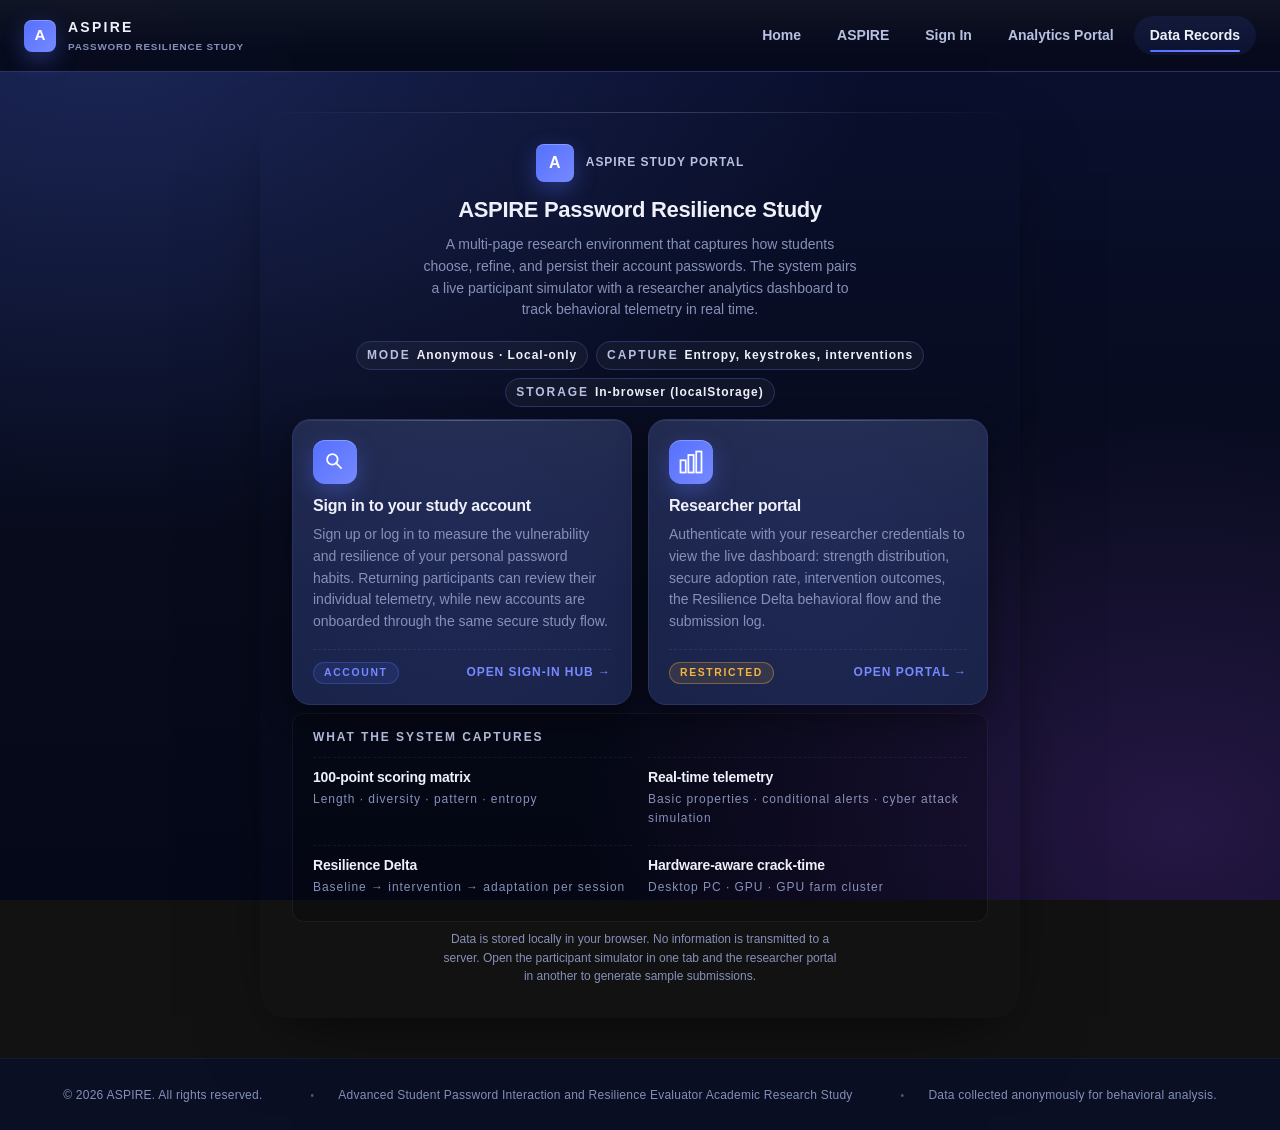
<file: index.html>
<!DOCTYPE html>
<html lang="en">

<head>
  <meta charset="UTF-8" />
  <meta name="viewport" content="width=device-width, initial-scale=1.0" />
  <meta name="description"
    content="ASPIRE Password Resilience Study — landing hub for the participant simulator and the researcher portal." />
  <title>ASPIRE — Password Resilience Study</title>
  <link rel="stylesheet" href="style.css" />
  <link rel="icon" type="image/svg+xml"
    href="data:image/svg+xml;utf8,<svg xmlns='http://www.w3.org/2000/svg' viewBox='0 0 64 64'><defs><linearGradient id='g' x1='0' x2='1' y1='0' y2='1'><stop offset='0' stop-color='%235570ff'/><stop offset='1' stop-color='%237689ff'/></linearGradient></defs><rect width='64' height='64' rx='14' fill='url(%23g)'/><text x='32' y='42' text-anchor='middle' font-family='-apple-system,Segoe UI,Roboto,sans-serif' font-weight='800' font-size='34' fill='white'>A</text></svg>" />
</head>

<body class="has-global-header has-global-footer">

  <!-- ============================================================
       GLOBAL NAVIGATION HEADER
       Reused across every ASPIRE page so participants and
       researchers always know where they are.  The page background
       is offset by 64px (see .has-global-header in style.css).
       ============================================================ -->
  <header class="global-header" role="banner">
    <a class="gh-brand" href="index.html" aria-label="ASPIRE — back to hub">
      <span class="logo" aria-hidden="true">A</span>
      <span class="gh-brand-text">
        ASPIRE
        <small>Password Resilience Study</small>
      </span>
    </a>
    <nav class="desktop-nav" aria-label="Primary">
      <a href="index.html">Home</a>
      <a href="registration.html">ASPIRE</a>
      <a href="sign.html">Sign In</a>
      <a href="portal.html">Analytics Portal</a>
      <a href="records.html" class="active" aria-current="page">Data Records</a>
    </nav>
    <div class="nav-actions">
      <input class="mobile-nav-toggle" id="mobile-nav-toggle-index" type="checkbox" />
      <label class="mobile-nav-trigger" for="mobile-nav-toggle-index" aria-label="Toggle navigation menu">
        <span aria-hidden="true"></span>
      </label>
      <label class="mobile-nav-backdrop" for="mobile-nav-toggle-index" aria-hidden="true"></label>
      <nav class="mobile-nav-drawer" aria-label="Primary">
        <label class="mobile-nav-close" for="mobile-nav-toggle-index" aria-label="Close navigation">×</label>
        <a href="index.html">Home</a>
        <a href="registration.html">ASPIRE</a>
        <a href="sign.html">Sign In</a>
        <a href="portal.html">Analytics Portal</a>
        <a href="records.html" class="active" aria-current="page">Data Records</a>
      </nav>
    </div>
  </header>

  <!-- ============================================================
       ASPIRE — Landing Hub
       Three-zone composition:
         §1  Brand + identity header (logo, title, subtitle)
         §2  Hero card  (entry point to the system)
         §3  Pathway grid  (two destination cards)
         §4  Feature ledger (capability summary)
         §5  Footer with system context
       Page hierarchy is mirrored from registration.html's card
       layout so the hub feels like a natural prologue to either
       destination (registration simulator or research portal).
       ============================================================ -->

  <main class="hub">
    <section class="card hub-card" aria-labelledby="hub-title">

      <!-- §1 — Brand -->
      <div class="brand">
        <div class="logo" aria-hidden="true">A</div>
        <span>ASPIRE Study Portal</span>
      </div>

      <!-- §2 — Hero -->
      <header class="hub-hero">
        <h1 id="hub-title">ASPIRE Password Resilience Study</h1>
        <p class="subtitle">
          A multi-page research environment that captures how students
          choose, refine, and persist their account passwords. The
          system pairs a live participant simulator with a researcher
          analytics dashboard to track behavioral telemetry in
          real time.
        </p>


        <ul class="hub-meta" aria-label="Study metadata">
          <li><span class="hub-meta-k">Mode</span><span class="hub-meta-v">Anonymous · Local-only</span></li>
          <li><span class="hub-meta-k">Capture</span><span class="hub-meta-v">Entropy, keystrokes, interventions</span>
          </li>
          <li><span class="hub-meta-k">Storage</span><span class="hub-meta-v">In-browser (localStorage)</span></li>
        </ul>
        <p></p>
      </header>

      <!-- §3 — Pathway grid: choose your entry -->
      <section class="hub-pathways" aria-label="Choose an entry point">

        <a class="pathway" href="sign.html" aria-labelledby="path-participant">
          <div class="pathway-glyph" aria-hidden="true">
            <svg viewBox="0 0 32 32" width="28" height="28">
              <circle cx="13" cy="13" r="6" fill="none" stroke="currentColor" stroke-width="2" />
              <path d="M17 17 L23 23" stroke="currentColor" stroke-width="2" stroke-linecap="round" />
            </svg>
          </div>
          <h3 id="path-participant">Sign in to your study account</h3>
          <p class="pathway-desc">
            Sign up or log in to measure the vulnerability and resilience
            of your personal password habits. Returning participants can
            review their individual telemetry, while new accounts are
            onboarded through the same secure study flow.
          </p>
          <span class="pathway-meta">
            <span class="pathway-pill">Account</span>
            <span class="pathway-cta">Open sign-in hub →</span>
          </span>
        </a>

        <a class="pathway" href="portal.html" aria-labelledby="path-researcher">
          <div class="pathway-glyph" aria-hidden="true">
            <svg viewBox="0 0 32 32" width="28" height="28">
              <rect x="4" y="14" width="6" height="14" fill="none" stroke="currentColor" stroke-width="2" />
              <rect x="13" y="8" width="6" height="20" fill="none" stroke="currentColor" stroke-width="2" />
              <rect x="22" y="4" width="6" height="24" fill="none" stroke="currentColor" stroke-width="2" />
            </svg>
          </div>
          <h3 id="path-researcher">Researcher portal</h3>
          <p class="pathway-desc">
            Authenticate with your researcher credentials to view
            the live dashboard: strength distribution, secure
            adoption rate, intervention outcomes, the Resilience
            Delta behavioral flow and the submission log.
          </p>
          <span class="pathway-meta">
            <span class="pathway-pill secure">Restricted</span>
            <span class="pathway-cta">Open portal →</span>
          </span>
        </a>

      </section>

      <!-- §4 — Capability ledger -->
      <section class="hub-features" aria-label="System capabilities">
        <h2 class="hub-features-title">What the system captures</h2>
        <ul class="hub-feature-list">
          <li>
            <span class="feature-k">100-point scoring matrix</span>
            <span class="feature-v">Length · diversity · pattern · entropy</span>
          </li>
          <li>
            <span class="feature-k">Real-time telemetry</span>
            <span class="feature-v">Basic properties · conditional alerts · cyber attack simulation</span>
          </li>
          <li>
            <span class="feature-k">Resilience Delta</span>
            <span class="feature-v">Baseline → intervention → adaptation per session</span>
          </li>
          <li>
            <span class="feature-k">Hardware-aware crack-time</span>
            <span class="feature-v">Desktop PC · GPU · GPU farm cluster</span>
          </li>
        </ul>
      </section>

      <!-- §5 — Footer -->
      <p class="footnote hub-foot">
        Data is stored locally in your browser. No information is
        transmitted to a server. Open the participant simulator in
        one tab and the researcher portal in another to generate
        sample submissions.
      </p>

    </section>
  </main>

  <footer class="global-footer" role="contentinfo">
    <div class="gf-inner">
      <span class="gf-block gf-left">&copy; 2026 ASPIRE. All rights reserved.</span>
      <span class="gf-block gf-center">Advanced Student Password Interaction and Resilience Evaluator Academic Research Study</span>
      <span class="gf-block gf-right">Data collected anonymously for behavioral analysis.</span>
    </div>
  </footer>

  <script>
    // ------------------------------------------------------------
    // Subtle, preference-aware entrance animation.  Honors
    // prefers-reduced-motion: when the user has requested less
    // animation we skip the spring and let the card paint
    // immediately so the hub stays accessible.
    // ------------------------------------------------------------
    (function () {
      var reduce = window.matchMedia
        && window.matchMedia('(prefers-reduced-motion: reduce)').matches;
      var card = document.querySelector('.hub-card');
      if (!card || reduce) return;
      // The springIn keyframe is defined in style.css and animates
      // scale + opacity.  We retrigger it here so the hub card
      // matches the registration card's opening behaviour.
      card.style.animation = 'none';
      // force a reflow so the animation restarts cleanly on reload
      void card.offsetWidth;
      card.style.animation = '';
    })();
  </script>
</body>

</html>
</file>
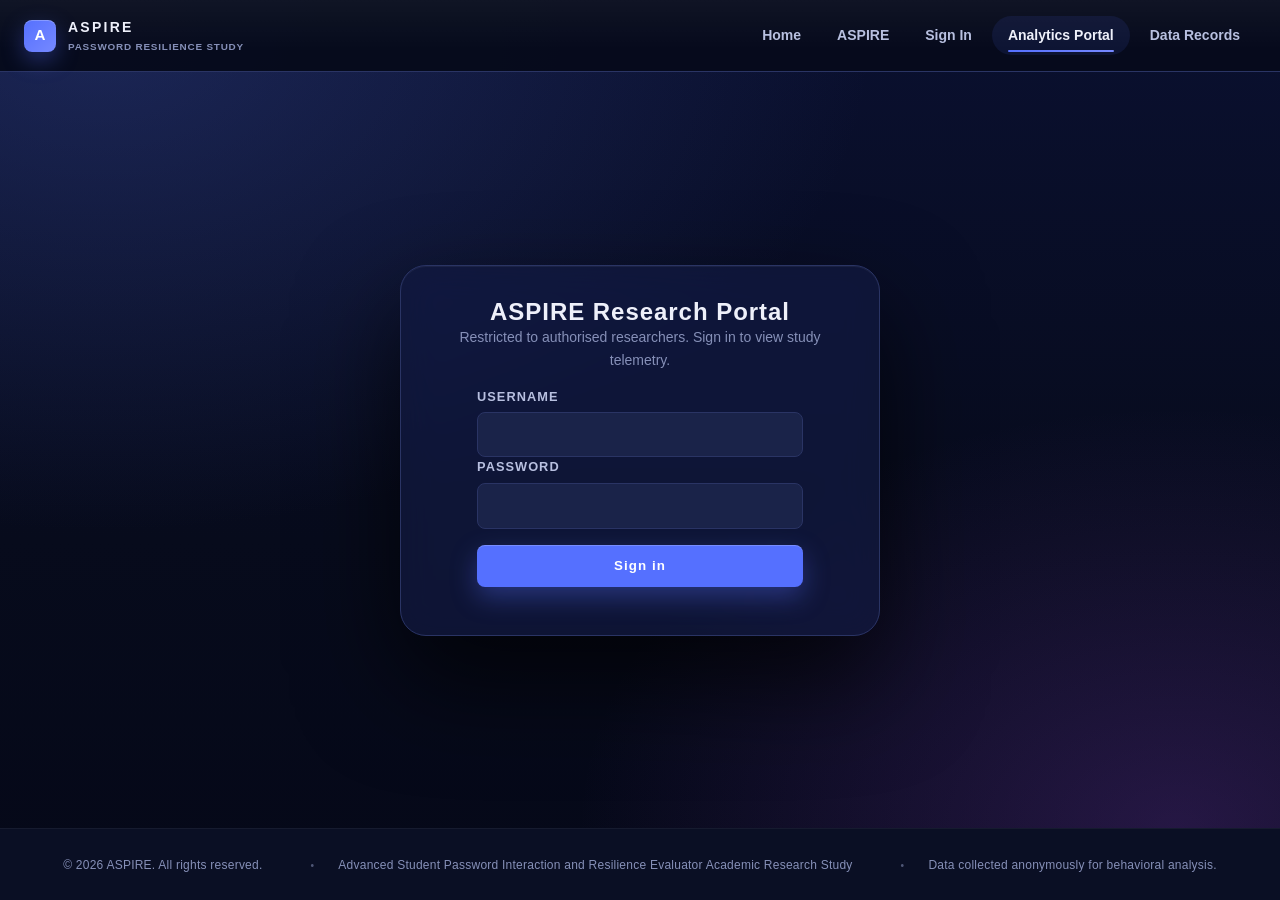
<file: portal.html>
<!DOCTYPE html>
<html lang="en">

<head>
  <meta charset="UTF-8" />
  <meta name="viewport" content="width=device-width, initial-scale=1.0" />
  <title>ASPIRE Research Portal</title>
  <link rel="stylesheet" href="style.css" />
  <!-- ============================================================
       PRE-PAINT INITIAL STATE (Security by Default)
       Runs synchronously before <body> is parsed, so the very first
       frame of the page already reflects the correct display state.
         • If a valid session token exists in sessionStorage, the
           dashboard is shown and the gate is removed immediately.
         • Otherwise the gate is the only visible element and the
           dashboard is fully shielded (display: none + z-index: 0).
       This eliminates any flash of overlapping content.
       ============================================================ -->
  <script>
    (function () {
      try {
        var token = sessionStorage.getItem('aspire_session');
        var style = document.createElement('style');
        if (token === '1') {
          // Session still active — gate must not appear at all.
          style.textContent =
            '#loginGate{display:none !important;}' +
            '#dashboard{display:grid !important;}';
        } else {
          // No session — dashboard stays fully shielded.
          style.textContent =
            '#dashboard{display:none !important;}';
        }
        document.head.appendChild(style);
      } catch (_) {
        // sessionStorage unavailable (private mode, etc.) — fall back
        // to the safest state: dashboard hidden.
      }
    })();
  </script>
</head>

<body class="has-global-header has-global-footer">
  <header class="global-header" role="banner">
    <a class="gh-brand" href="index.html" aria-label="ASPIRE — back to hub">
      <span class="logo" aria-hidden="true">A</span>
      <span class="gh-brand-text">
        ASPIRE
        <small>Password Resilience Study</small>
      </span>
    </a>
    <nav class="desktop-nav" aria-label="Primary">
      <a href="index.html">Home</a>
      <a href="registration.html">ASPIRE</a>
      <a href="sign.html">Sign In</a>
      <a href="portal.html" class="active" aria-current="page">Analytics Portal</a>
      <a href="records.html">Data Records</a>
    </nav>
    <div class="nav-actions">
      <input class="mobile-nav-toggle" id="mobile-nav-toggle-portal" type="checkbox" />
      <label class="mobile-nav-trigger" for="mobile-nav-toggle-portal" aria-label="Toggle navigation menu">
        <span aria-hidden="true"></span>
      </label>
      <label class="mobile-nav-backdrop" for="mobile-nav-toggle-portal" aria-hidden="true"></label>
      <nav class="mobile-nav-drawer" aria-label="Primary">
        <label class="mobile-nav-close" for="mobile-nav-toggle-portal" aria-label="Close navigation">×</label>
        <a href="index.html">Home</a>
        <a href="registration.html">ASPIRE</a>
        <a href="sign.html">Sign In</a>
        <a href="portal.html" class="active" aria-current="page">Analytics Portal</a>
        <a href="records.html">Data Records</a>
      </nav>
    </div>
  </header>

  <div class="page-shell">
    <!-- ============================================================
         LOGIN GATE (researcher-only)
         Demo credential: aspire2024 / aspire2024
         ============================================================ -->
    <div class="login-gate" id="loginGate">
      <h2>ASPIRE Research Portal</h2>
      <p>Restricted to authorised researchers. Sign in to view study telemetry.</p>
      <form id="loginForm">
        <label for="username" style="display:block; font-size:0.8rem; margin-bottom:0.3rem;">Username</label>
        <input type="text" id="username" name="username" autocomplete="username" />
        <label for="password" style="display:block; font-size:0.8rem; margin-bottom:0.3rem;">Password</label>
        <input type="password" id="password" name="password" autocomplete="current-password" />
        <button type="submit" id="loginSubmit">
          <span class="btn-label">Sign in</span>
          <span class="btn-spinner" aria-hidden="true"></span>
        </button>
      </form>
      
    </div>

    <!-- ============================================================
         DASHBOARD (hidden until authenticated)
         Vertical hierarchy:
           Zone 1  Global header      (full width, page-level)
           Zone 2  Application header (full width, app-level)
           Zone 3  Content wrapper    (sidebar + main canvas row)
         The sidebar and the canvas are siblings in Zone 3, so they
         scroll in unison with the rest of the page (Fluid canvas).
         ============================================================ -->
    <div id="dashboard" hidden>
    <header class="app-header">
      <div class="app-header-top">
        <div class="brand">
          <div class="logo" aria-hidden="true">A</div>
          <div>
            <h1>ASPIRE Research Portal</h1>
            <small>Password Resilience Study &mdash; Live Telemetry</small>
          </div>
        </div>
      </div>
      <!-- Anchored profile data — first/last name rigidly in the far corner -->
      <div class="app-subheader" id="subheader">
        <div class="header-actions">
          <span class="sr-only" id="srStatus">Signed in as researcher.</span>
          <button class="btn" id="refreshBtn" type="button">Refresh</button>
          <button class="btn" id="exportBtn" type="button">Export CSV</button>
          <button class="btn danger" id="clearBtn" type="button">Clear data</button>
          <button class="btn" id="logoutBtn" type="button">Sign out</button>
        </div>
      </div>
    </header>

    <!-- Main dashboard canvas; scrolling is handled at the page level. -->
    <div class="app-shell">
      <main class="app-canvas">
        <!-- Stat cards -->
        <section class="stats" aria-label="Summary statistics">
          <div class="stat" data-stat-height="92">
            <div class="label">Total submissions</div>
            <div class="value" id="statTotal">0</div>
            <div class="sub" id="statLatest">No data yet</div>
          </div>
          <div class="stat" data-stat-height="92">
            <div class="label">Avg. time on password</div>
            <div class="value" id="statAvgTime">—</div>
            <div class="sub">seconds</div>
          </div>
          <div class="stat" data-stat-height="92">
            <div class="label">Avg. backspaces</div>
            <div class="value" id="statAvgBack">—</div>
            <div class="sub">corrections per user</div>
          </div>
          <div class="stat" data-stat-height="92">
            <div class="label">Common-password hits</div>
            <div class="value" id="statCommon">0</div>
            <div class="sub">flagged as leaked</div>
          </div>
          <div class="stat highlight" data-stat-height="92">
            <div class="label">Intervention success rate</div>
            <div class="value" id="statIntervSuccess">—</div>
            <div class="sub">improved ÷ intervened</div>
          </div>
          <div class="stat highlight" data-stat-height="92">
            <div class="label">Median hesitation</div>
            <div class="value" id="statMedianHesitation">—</div>
            <div class="sub">seconds after warning</div>
          </div>
          <div class="stat highlight" data-stat-height="92">
            <div class="label">Resilience Delta</div>
            <div class="value" id="statDelta">—</div>
            <div class="sub">avg. tier jump per user</div>
          </div>
        </section>

        <!-- Charts -->
        <section class="charts" data-stagger-root>
          <div class="chart-card" data-aspect="ratio-2-1">
            <h3>Strength distribution <small>tier share across all submissions</small></h3>
            <div class="tier-bar" id="tierBar" aria-label="Strength distribution bar">
              <div class="slice weak" id="sliceWeak" style="flex:0">Weak</div>
              <div class="slice fair" id="sliceFair" style="flex:0">Fair</div>
              <div class="slice good" id="sliceGood" style="flex:0">Good</div>
              <div class="slice strong" id="sliceStrong" style="flex:0">Strong</div>
            </div>
            <div class="tier-legend">
              <div><span class="swatch weak"></span><span id="legendWeak">0 — Weak</span></div>
              <div><span class="swatch fair"></span><span id="legendFair">0 — Fair</span></div>
              <div><span class="swatch good"></span><span id="legendGood">0 — Good</span></div>
              <div><span class="swatch strong"></span><span id="legendStrong">0 — Strong</span></div>
            </div>
          </div>

          <div class="chart-card" data-aspect="ratio-2-1">
            <h3>Secure adoption rate <small>good + strong passwords</small></h3>
            <div class="adoption">
              <div class="donut-wrap">
                <svg width="160" height="160" viewBox="0 0 160 160" aria-hidden="true">
                  <circle cx="80" cy="80" r="64" fill="none" stroke="var(--card-2)" stroke-width="20" />
                  <circle id="donutFg" cx="80" cy="80" r="64" fill="none" stroke="var(--strong)" stroke-width="20"
                    stroke-dasharray="402" stroke-dashoffset="402" stroke-linecap="round" />
                </svg>
                <div class="donut-center">
                  <div class="pct" id="adoptionPct">0%</div>
                  <div class="lbl">adopted</div>
                </div>
              </div>
              <div class="adoption-detail" id="adoptionDetail">
                <strong>0</strong> of <strong>0</strong> participants chose a resilient password.
              </div>
            </div>
          </div>
        </section>

        <!-- Behavioral Flow -->
        <section class="resilience" aria-label="Resilience Delta — behavioral flow" data-stagger-root>
          <div class="resilience-header">
            <h3>Behavioral flow <small>resilience delta: vulnerable → intervened → adapted</small></h3>
            <div class="resilience-count">
              <strong id="resilienceCount">0</strong> intervention sessions
            </div>
          </div>
          <div class="resilience-empty" id="resilienceEmpty">
            <p>No intervention sessions captured yet. A baseline/adaptation pair is recorded every
              time the warning modal fires.</p>
          </div>
          <ul class="resilience-flow" id="resilienceFlow"></ul>
          <button
            type="button"
            class="see-more-btn hidden"
            id="resilienceSeeMore"
            aria-expanded="false"
            aria-controls="resilienceFlow"
          >See More</button>
        </section>

        <!-- Interventions -->
        <section class="interventions" aria-label="Intervention outcomes">
          <h3>Intervention outcomes <small>weak/fair submissions</small></h3>
          <div class="intervention-grid">
            <div class="intervention-stat" data-stat-height="80">
              <div class="lbl">Proceeded despite risk</div>
              <div class="val proceed" id="intervProceed">0</div>
            </div>
            <div class="intervention-stat" data-stat-height="80">
              <div class="lbl">Chose to improve</div>
              <div class="val improve" id="intervImprove">0</div>
            </div>
          </div>
        </section>

        <!-- Logs table -->
        <section class="logs submission-log">
          <div class="logs-header">
            <h3>Submission log <small id="logsCount">0 entries</small></h3>
            <div class="filters" role="group" aria-label="Filter by tier">
              <button class="filter-btn active" data-filter="all">All</button>
              <button class="filter-btn" data-filter="weak">Weak</button>
              <button class="filter-btn" data-filter="fair">Fair</button>
              <button class="filter-btn" data-filter="good">Good</button>
              <button class="filter-btn" data-filter="strong">Strong</button>
            </div>
          </div>
          <p class="logs-hint">Swipe sideways to scan the full submission history.</p>
          <!-- Scroll-trapped table container: max-height locks so the page
             never horizontal-scrolls even with hundreds of rows. -->
          <div class="logs-scroll">
            <table>
              <thead>
                <tr>
                  <th>Time</th>
                  <th>User</th>
                  <th>Password captured</th>
                  <th>Tier</th>
                  <th>Score</th>
                  <th>Length</th>
                  <th>Time</th>
                  <th>Backspaces</th>
                  <th>Action</th>
                </tr>
              </thead>
              <tbody id="logsBody"></tbody>
            </table>
            <div class="mobile-list-container" id="mobileLogList" aria-live="polite"></div>
          </div>
          <div class="empty" id="emptyState">
            <h3>No data yet</h3>
            <p>Open <code>registration.html</code> in another tab to generate sample submissions.</p>
          </div>
        </section>
      </main>
      </div>
    </div>
  </div>

  <footer class="global-footer" role="contentinfo">
    <div class="gf-inner">
      <span class="gf-block gf-left">&copy; 2026 ASPIRE. All rights reserved.</span>
      <span class="gf-block gf-center">Advanced Student Password Interaction and Resilience Evaluator Academic Research Study</span>
      <span class="gf-block gf-right">Data collected anonymously for behavioral analysis.</span>
    </div>
  </footer>

  <script>
    (function () {
      'use strict';

      // ===========================================================
      // CONFIG
      // ===========================================================
      const STORAGE_KEY = 'aspire_submissions';
      const INTERV_KEY = 'aspire_interventions';
      const RESILIENCE_KEY = 'aspire_resilience';
      const SESSION_KEY = 'aspire_session';
      const VALID_CREDS = { username: 'aspire2024', password: 'aspire2024' };

      const TIERS = ['weak', 'fair', 'good', 'strong'];

      // ===========================================================
      // DOM
      // ===========================================================
      const loginGate = document.getElementById('loginGate');
      const loginForm = document.getElementById('loginForm');
      const dashboard = document.getElementById('dashboard');
      const refreshBtn = document.getElementById('refreshBtn');
      const exportBtn = document.getElementById('exportBtn');
      const clearBtn = document.getElementById('clearBtn');
      const logoutBtn = document.getElementById('logoutBtn');
      const logsBody = document.getElementById('logsBody');
      const mobileLogList = document.getElementById('mobileLogList');
      const emptyState = document.getElementById('emptyState');
      const logsCount = document.getElementById('logsCount');
      const filterBtns = document.querySelectorAll('.filter-btn');

      const statTotal = document.getElementById('statTotal');
      const statLatest = document.getElementById('statLatest');
      const statAvgTime = document.getElementById('statAvgTime');
      const statAvgBack = document.getElementById('statAvgBack');
      const statCommon = document.getElementById('statCommon');

      const sliceWeak = document.getElementById('sliceWeak');
      const sliceFair = document.getElementById('sliceFair');
      const sliceGood = document.getElementById('sliceGood');
      const sliceStrong = document.getElementById('sliceStrong');
      const legendWeak = document.getElementById('legendWeak');
      const legendFair = document.getElementById('legendFair');
      const legendGood = document.getElementById('legendGood');
      const legendStrong = document.getElementById('legendStrong');

      const donutFg = document.getElementById('donutFg');
      const adoptionPct = document.getElementById('adoptionPct');
      const adoptionDetail = document.getElementById('adoptionDetail');

      const intervProceed = document.getElementById('intervProceed');
      const intervImprove = document.getElementById('intervImprove');

      const statIntervSuccess = document.getElementById('statIntervSuccess');
      const statMedianHesitation = document.getElementById('statMedianHesitation');
      const statDelta = document.getElementById('statDelta');
      const resilienceFlow = document.getElementById('resilienceFlow');
      const resilienceEmpty = document.getElementById('resilienceEmpty');
      const resilienceCount = document.getElementById('resilienceCount');
      const resilienceSeeMore = document.getElementById('resilienceSeeMore');
      let resilienceExpanded = false;
      const RESILIENCE_PAGE_SIZE = 3;
      if (resilienceSeeMore) {
        resilienceSeeMore.addEventListener('click', () => {
          resilienceExpanded = !resilienceExpanded;
          applyResilienceTruncation();
        });
      }
      function applyResilienceTruncation() {
        if (!resilienceFlow || !resilienceSeeMore) return;
        const rows = resilienceFlow.querySelectorAll('.flow-row');
        if (!rows.length) {
          resilienceSeeMore.classList.add('hidden');
          return;
        }
        rows.forEach((row, i) => {
          const overflow = i >= RESILIENCE_PAGE_SIZE;
          row.classList.toggle('is-overflow', overflow && !resilienceExpanded);
        });
        const remaining = Math.max(0, rows.length - RESILIENCE_PAGE_SIZE);
        if (remaining === 0) {
          resilienceSeeMore.classList.add('hidden');
        } else {
          resilienceSeeMore.classList.remove('hidden');
          resilienceSeeMore.setAttribute('aria-expanded', resilienceExpanded ? 'true' : 'false');
          if (resilienceExpanded) {
            resilienceSeeMore.textContent = 'See Less';
          } else {
            resilienceSeeMore.textContent = 'See More (' + remaining + ' remaining)';
          }
        }
      }

      const profileFirst = document.getElementById('profileFirst');
      const profileLast = document.getElementById('profileLast');
      const profileRole = document.getElementById('profileRole');

      // ===========================================================
      // PROFILE — anchored in the header's far corner
      //   First / last name is split into two spans so it can flex
      //   independently and never reflow when the data changes.
      // ===========================================================
      const PROFILE = {
        first: 'Researcher',
        last: 'Admin',
        role: 'Principal Investigator'
      };

      // ===========================================================
      // SESSION
      // ===========================================================
      function isSignedIn() {
        return sessionStorage.getItem(SESSION_KEY) === '1';
      }
      // ===========================================================
      // LOGIN GATE — Security Transition Engine
      //
      // Phase 1 — Sentinel:   dashboard shielded (opacity 0,
      //                       pointer-events none, inert)
      // Phase 2 — Verify:     inputs disabled, button shows spinner
      // Phase 3 — Dissolve:   login card collapses backward (CSS)
      // Phase 4 — Reveal:     rail + header unfurl, data cascades
      //
      // The transition chain is driven entirely by CSS class flips
      // + a single verify delay to simulate credential checking.
      // ===========================================================

      // Auth delay (ms) — represents the credential check window. Kept
      // short so the spinner is visible but not annoying.
      const VERIFY_DELAY_MS = 650;

      let pendingTransition = false;       // re-entrancy guard

      function setGateState(state) {
        const submitBtn = document.getElementById('loginSubmit');
        const userInput = document.getElementById('username');
        const passInput = document.getElementById('password');

        // Add or remove the .verifying flag in one call
        if (state === 'verifying') {
          loginGate.classList.add('verifying');
          if (submitBtn) submitBtn.classList.add('is-verifying');
          if (userInput) { userInput.disabled = true; passInput.disabled = true; }
        } else {
          loginGate.classList.remove('verifying');
          if (submitBtn) submitBtn.classList.remove('is-verifying');
          if (userInput) { userInput.disabled = false; passInput.disabled = false; }
        }
      }

      // State-driven display helpers — see brief §1–§3
      function activateDashboard() {
        dashboard.hidden = false;
        dashboard.dataset.state = 'active';
      }
      function deactivateDashboard() {
        dashboard.classList.remove('phase2', 'phase3', 'preparing');
        dashboard.dataset.state = '';
        dashboard.hidden = true;
      }

      function signIn() {
        if (pendingTransition) return;          // ignore double-clicks
        pendingTransition = true;

        sessionStorage.setItem(SESSION_KEY, '1');

        // Anchored profile — populate the corner-bound name cluster
        if (profileFirst) profileFirst.textContent = PROFILE.first;
        if (profileLast) profileLast.textContent = PROFILE.last;
        if (profileRole) profileRole.textContent = PROFILE.role;

        // =========================================================
        // PHASE 1 (already in effect) + Phase 3 — Central collapse
        //   The login card fades + scales backward into the canvas
        //   while the dashboard is revealed with `preparing` flag
        //   so it can mount BEFORE its data populates.
        // =========================================================
        // Stop the verifying spinner — credentials were good
        setGateState('idle');

        loginGate.classList.add('exiting');
        activateDashboard();
        dashboard.classList.add('preparing');

        // Hand off to Phase 4 once the card finishes its collapse.
        // This setTimeout is purely an animation handoff for the
        // Phase 3 → Phase 4 transition; it is NOT an inactivity
        // timer.  Session lifetime is bound to the tab via
        // sessionStorage (see SESSION_KEY above) and persists
        // across reloads until the tab closes.
        setTimeout(() => {
          // =======================================================
          // PHASE 3b — Interaction removal
          //   The card is now behind the dashboard and physically
          //   removed so it can never block pointer events again.
          // =======================================================
          loginGate.hidden = true;
          loginGate.classList.remove('exiting');

          // =======================================================
          // PHASE 4 — Header reveal + Data cascade
          //   The header drops from the top. Spring-easing decelerates
          //   place. The data cards then surface upward in a
          //   staggered cascade so the eye perceives a stream.
          // =======================================================
          dashboard.classList.remove('preparing');
          dashboard.classList.add('phase2');
          // Phase 4 cascade trigger.  Like the Phase 3 → Phase 4
          // handoff above, this is an animation timer only; the
          // tab-lifetime session is enforced entirely through
          // sessionStorage and never expires from inactivity.
          setTimeout(() => {
            dashboard.classList.add('phase3');
            render();
            pendingTransition = false;
          }, 380);
        }, 220);
      }

      function signOut() {
        sessionStorage.removeItem(SESSION_KEY);
        deactivateDashboard();
        loginGate.hidden = false;
        loginGate.classList.remove('exiting');
        setGateState('idle');                  // re-enable inputs
        pendingTransition = false;
      }

      loginForm.addEventListener('submit', (e) => {
        e.preventDefault();
        if (pendingTransition) return;

        const u = document.getElementById('username').value.trim();
        const p = document.getElementById('password').value;
        const credsValid = u === VALID_CREDS.username && p === VALID_CREDS.password;

        if (!credsValid) {
          // Cognitive error shake — instantly dismissible feedback
          loginGate.classList.remove('is-error');
          void loginGate.offsetWidth;             // reflow → animation restart
          loginGate.classList.add('is-error');
          setTimeout(() => loginGate.classList.remove('is-error'), 1200);
          const hint = loginGate.querySelector('.hint');
          if (hint && !hint.dataset.errorShown) {
            hint.dataset.errorShown = '1';
            hint.innerHTML += ' <span style="color:var(--weak);">Invalid credentials.</span>';
          }
          return;
        }

        // ===========================================================
        // PHASE 2 — Verification Pulse
        //   Lock the inputs, swap the button label for a spinner,
        //   and let the UI breathe for VERIFY_DELAY_MS before the
        //   actual dissolve + reveal kicks off.
        // ===========================================================
        setGateState('verifying');

        // Pre-warm the dashboard into its preparing state so the
        // mount happens in parallel with the verification delay —
        // there is zero idle time between "verified" and "revealed".
        activateDashboard();
        dashboard.classList.add('preparing');

        setTimeout(() => {
          signIn();                              // continues Phase 3 + 4
        }, VERIFY_DELAY_MS);
      });
      logoutBtn.addEventListener('click', signOut);

      // Auto-resume on page reload (no Phase 2 needed — credentials were
      // already accepted in a prior session, kept in sessionStorage).
      if (isSignedIn()) {
        // Populate profile cluster (signIn normally does this)
        if (profileFirst) profileFirst.textContent = PROFILE.first;
        if (profileLast) profileLast.textContent = PROFILE.last;
        if (profileRole) profileRole.textContent = PROFILE.role;
        activateDashboard();
        dashboard.classList.add('phase2', 'phase3');
      }

      // ===========================================================
      // DATA
      // ===========================================================
      function loadSubmissions() {
        try { return JSON.parse(localStorage.getItem(STORAGE_KEY) || '[]'); }
        catch (_) { return []; }
      }
      function loadInterventions() {
        try { return JSON.parse(localStorage.getItem(INTERV_KEY) || '[]'); }
        catch (_) { return []; }
      }
      function loadResilience() {
        try { return JSON.parse(localStorage.getItem(RESILIENCE_KEY) || '[]'); }
        catch (_) { return []; }
      }

      // ------------------------------------------------------------
      // LEGACY SESSION-ID BACKFILL
      //
      // Submissions, interventions, and resilience records created
      // before the cascade-delete feature was introduced do not
      // carry a `sessionId`.  We assign a deterministic one on
      // portal load — `legacy_<timestamp>` — so the delete
      // operation can still match all three arrays for any
      // record, including historical ones.  The function is
      // idempotent: if a sessionId is already present it is left
      // untouched, and we only write to localStorage when at
      // least one record was actually patched.
      // ------------------------------------------------------------
      function backfillLegacySessionIds() {
        let dirty = false;

        const subs = loadSubmissions();
        subs.forEach((s) => {
          if (!s.sessionId && s.timestamp) {
            s.sessionId = 'legacy_' + s.timestamp;
            dirty = true;
          }
        });
        if (dirty) {
          try { localStorage.setItem(STORAGE_KEY, JSON.stringify(subs)); } catch (_) {}
        }

        dirty = false;
        const ints = loadInterventions();
        ints.forEach((i) => {
          if (!i.sessionId && i.timestamp) {
            i.sessionId = 'legacy_' + i.timestamp;
            dirty = true;
          }
        });
        if (dirty) {
          try { localStorage.setItem(INTERV_KEY, JSON.stringify(ints)); } catch (_) {}
        }

        dirty = false;
        const res = loadResilience();
        res.forEach((r) => {
          if (!r.sessionId && r.timestamp) {
            r.sessionId = 'legacy_' + r.timestamp;
            dirty = true;
          }
        });
        if (dirty) {
          try { localStorage.setItem(RESILIENCE_KEY, JSON.stringify(res)); } catch (_) {}
        }
      }
      backfillLegacySessionIds();

      let activeFilter = 'all';

      filterBtns.forEach(btn => {
        btn.addEventListener('click', () => {
          filterBtns.forEach(b => b.classList.remove('active'));
          btn.classList.add('active');
          activeFilter = btn.dataset.filter;
          renderTable();
        });
      });

      refreshBtn.addEventListener('click', render);
      clearBtn.addEventListener('click', () => {
        if (!confirm('Erase ALL captured study data? This cannot be undone.')) return;

        // ---- 1. Purge all three storage keys --------------------
        // The dashboard reads from three independent localStorage
        // buckets: submissions, interventions, and resilience.
        // Clearing only two of them leaves the resilience flow
        // populated even when the KPI counters above show 0.
        localStorage.removeItem(STORAGE_KEY);
        localStorage.removeItem(INTERV_KEY);
        localStorage.removeItem(RESILIENCE_KEY);

        // ---- 2. Force-reset the in-memory filter state ---------
        // If the user had a tier filter active (weak / fair / good
        // / strong) the next render must show the cleared view
        // regardless of that filter selection.
        activeFilter = 'all';
        filterBtns.forEach(b => {
          if (b.dataset.filter === 'all') b.classList.add('active');
          else b.classList.remove('active');
        });

        // ---- 3. Purge the Behavioral Flow DOM tree -------------
        // Unmount every session row from the flow list so the
        // dashboard does not ghost the previous dataset's tracks.
        // The wrapper is bound to an EMPTY array state — the
        // next renderResilience() call below iterates over
        // loadResilience() which now returns [].  No cached
        // session logs can re-render until a brand-new
        // registration event captures a fresh baseline/adaptation
        // pair and appends it to the storage bucket.
        if (resilienceFlow) resilienceFlow.innerHTML = '';

        // ---- 4. Inject the empty-state placeholder --------------
        // Re-show the `.resilience-empty` block with the
        // EXACT literal copy mandated by the v2.1 reset spec.
        // The block is hidden by renderResilience() whenever the
        // list is non-empty; re-showing it here gives the
        // researcher a clean slate the moment the data is wiped.
        if (resilienceEmpty) {
          resilienceEmpty.hidden = false;
          // Literal copy from the Dashboard Logic & State spec,
          // §3 "Behavioural Flow Reset State".  The structural
          // muted, dashed-border styling is already attached to
          // `.resilience-empty` via the existing CSS rule, so no
          // new style work is required here.
          resilienceEmpty.innerHTML =
            '<p>No intervention sessions captured yet. ' +
            'A baseline/adaptation pair is recorded every ' +
            'time the warning modal fires.</p>';
        }

        // ---- 5. Reset the counter node so the header pill
        //         also drops back to 0 immediately, before the
        //         render() call below re-asserts it. -----------
        if (resilienceCount) resilienceCount.textContent = '0';

        // ---- 6. Flush the Intervention Outcomes counters -------
        // The macro aggregator (Proceeded Despite Risk /
        // Chose to Improve) must immediately display the zeroed
        // state, BEFORE the cascading render pass.  Setting
        // both text nodes to the literal "0" guarantees the
        // researcher sees a neutral dashboard the moment the
        // data is wiped, even if render() is delayed by a tick.
        if (intervProceed) intervProceed.textContent = '0';
        if (intervImprove) intervImprove.textContent = '0';

        // ---- 7. Reset the executive summary KPI cards ----------
        // Intervention success rate, median hesitation, and the
        // resilience delta all derive from the now-empty
        // resilience + intervention buckets.  Force the
        // text nodes to their neutral "—" placeholders so the
        // top KPI strip does not ghost the previous dataset's
        // percentages for a single frame after the wipe.
        if (statIntervSuccess)    statIntervSuccess.textContent    = '—';
        if (statMedianHesitation) statMedianHesitation.textContent = '—';
        if (statDelta)            statDelta.textContent            = '—';

        // ---- 8. Re-run the standard render so every KPI card,
        //         chart, intervention counter, and the logs table
        //         all collapse back to their empty state. -------
        render();
      });
      exportBtn.addEventListener('click', exportCSV);

      function exportCSV() {
        const subs = loadSubmissions();
        if (!subs.length) { alert('Nothing to export.'); return; }
        const submissionCols = [
          'id', 'timestamp', 'firstName', 'lastName', 'email', 'username',
          'password', 'passwordLength', 'tier', 'score', 'elapsedMs',
          'keypressCount', 'backspaceCount', 'isCommon'
        ];
        const flowCols = [
          'baselinePassword', 'baselineTier', 'baselineScore', 'failedRules',
          'interventionHesitationMs', 'interventionKeypressCount',
          'interventionBackspaceCount', 'finalOutcome', 'resilienceDelta'
        ];
        const resilienceBySession = new Map(
          loadResilience()
            .filter(session => session && session.sessionId)
            .map(session => [session.sessionId, session])
        );
        const esc = v => `"${String(v ?? '').replace(/"/g, '""')}"`;

        const csv = [submissionCols.concat(flowCols).join(',')]
          .concat(subs.map(submission => {
            const session = submission.sessionId
              ? resilienceBySession.get(submission.sessionId)
              : null;
            const baseline = session && session.baseline || {};
            const hesitation = session && session.hesitation || {};
            const adaptation = session && session.adaptation || {};
            const flowValues = session ? [
              baseline.password,
              baseline.tier,
              baseline.score,
              Array.isArray(baseline.failedRules) ? baseline.failedRules.join('; ') : '',
              hesitation.ms,
              hesitation.keypresses,
              hesitation.backspaces,
              session.outcome === 'improved' ? 'ADAPTED' : 'PROCEEDED',
              adaptation.tierDelta == null
                ? '0'
                : ((adaptation.tierDelta >= 0 ? '+' : '') + adaptation.tierDelta)
            ] : flowCols.map(() => '');

            return submissionCols.map(column => esc(submission[column]))
              .concat(flowValues.map(esc))
              .join(',');
          }))
          .join('\n');
        const blob = new Blob([csv], { type: 'text/csv;charset=utf-8;' });
        const url = URL.createObjectURL(blob);
        const a = document.createElement('a');
        a.href = url;
        a.download = `aspire-export-${Date.now()}.csv`;
        a.click();
        URL.revokeObjectURL(url);
      }

      // ===========================================================
      // RENDER
      // ===========================================================
      // ------------------------------------------------------------
      // MASTER DASHBOARD REFRESH
      //
      // Every component that depends on the three Local Storage
      // arrays (submission log, intervention outcomes, behavioral
      // flow) is rebuilt from a FRESHLY loaded copy of the data.
      // We never reuse a cached snapshot — that was the cause of
      // the silent-deletion bug where stale intervention counts
      // were displayed even after the matching record had been
      // filtered out of storage.
      // ------------------------------------------------------------
      function refreshDashboardState() {
        const subs         = loadSubmissions();
        const interventions = loadInterventions();
        const resilience    = loadResilience();
        renderStats(subs);
        renderCharts(subs);
        renderInterventions(interventions, resilience);
        renderResilience(resilience);
        renderTable(subs);
      }

      function render() {
        refreshDashboardState();
      }

      function calculateInterventions(interventions) {
        const list = Array.isArray(interventions) ? interventions : loadInterventions();

        const proceed = list.filter(item => item && item.outcome === 'proceeded').length;
        const improve = list.filter(item => item && item.outcome === 'improved').length;

        intervProceed.textContent = String(proceed);
        intervImprove.textContent = String(improve);

        if (!list.length) {
          statIntervSuccess.textContent = '—';
          return;
        }

        const total = list.length;
        const pct = (improve / total) * 100;
        statIntervSuccess.textContent = pct.toFixed(0) + '%';
      }

      function renderStats(subs) {
        statTotal.textContent = subs.length;
        statLatest.textContent = subs.length
          ? 'Last entry ' + relativeTime(subs[subs.length - 1].timestamp)
          : 'No data yet';

        if (subs.length) {
          const avgMs = subs.reduce((a, s) => a + (s.elapsedMs || 0), 0) / subs.length;
          const avgBs = subs.reduce((a, s) => a + (s.backspaceCount || 0), 0) / subs.length;
          statAvgTime.textContent = (avgMs / 1000).toFixed(1);
          statAvgBack.textContent = avgBs.toFixed(1);
        } else {
          statAvgTime.textContent = '—';
          statAvgBack.textContent = '—';
        }

        statCommon.textContent = subs.filter(s => s.isCommon).length;
      }

      function renderCharts(subs) {
        const counts = { weak: 0, fair: 0, good: 0, strong: 0 };
        subs.forEach(s => { if (counts[s.tier] != null) counts[s.tier]++; });

        const total = subs.length || 1;

        // Tier bar
        TIERS.forEach(t => {
          const slice = document.getElementById('slice' + cap(t));
          const legend = document.getElementById('legend' + cap(t));
          const pct = (counts[t] / total) * 100;
          slice.style.flex = String(counts[t]);
          slice.textContent = counts[t] ? `${Math.round(pct)}%` : '';
          legend.textContent = `${counts[t]} — ${cap(t)}`;
        });

        // Adoption donut
        const secure = counts.good + counts.strong;
        const pct = subs.length ? (secure / subs.length) : 0;
        const circumference = 2 * Math.PI * 64; // 402.12
        donutFg.setAttribute('stroke-dasharray', String(circumference));
        donutFg.setAttribute('stroke-dashoffset', String(circumference * (1 - pct)));
        adoptionPct.textContent = Math.round(pct * 100) + '%';
        adoptionDetail.innerHTML =
          `<strong>${secure}</strong> of <strong>${subs.length}</strong> ` +
          `participants chose a resilient password.`;
      }

      function renderInterventions(interventionsArg, resilienceArg) {
        const interventions = Array.isArray(interventionsArg) ? interventionsArg : loadInterventions();
        const resilience    = Array.isArray(resilienceArg)    ? resilienceArg    : loadResilience();

        calculateInterventions(interventions);

        const improved = interventions.filter(i => i.outcome === 'improved').length;
        const total = interventions.length;

        if (total > 0) {
          const pct = (improved / total) * 100;
          statIntervSuccess.textContent = pct.toFixed(0) + '%';
        } else {
          statIntervSuccess.textContent = '—';
        }

        if (resilience.length) {
          // Median hesitation (seconds)
          const sortedMs = resilience
            .map(r => r.hesitation && r.hesitation.ms || 0)
            .sort((a, b) => a - b);
          const mid = Math.floor(sortedMs.length / 2);
          const medianMs = sortedMs.length % 2 === 0
            ? (sortedMs[mid - 1] + sortedMs[mid]) / 2
            : sortedMs[mid];
          statMedianHesitation.textContent = (medianMs / 1000).toFixed(1);

          // Resilience Delta — average tier-jump across improved sessions
          const deltas = resilience
            .filter(r => r.outcome === 'improved')
            .map(r => (r.adaptation && r.adaptation.tierDelta) || 0);
          if (deltas.length) {
            const avg = deltas.reduce((a, b) => a + b, 0) / deltas.length;
            statDelta.textContent = (avg >= 0 ? '+' : '') + avg.toFixed(2);
          } else {
            statDelta.textContent = '0.00';
          }
        } else {
          statMedianHesitation.textContent = '—';
          statDelta.textContent = '—';
        }
      }

      // ===========================================================
      // RESILIENCE DELTA — Behavioral Flow Renderer
      //   Each entry shows the participant's full arc:
      //     Attempt 1 (vulnerable)  ➔  Intervention
      //                              ➔  Hesitation + corrections
      //                              ➔  Attempt 2 (adapted)
      // ===========================================================
      function renderResilience(resilienceArg) {
        resilienceFlow.innerHTML = '';

        const list = (Array.isArray(resilienceArg) ? resilienceArg : loadResilience())
          .slice()
          .reverse();

        resilienceCount.textContent = String(list.length);
        resilienceExpanded = false;

        if (!list.length) {
          resilienceEmpty.hidden = false;
          resilienceEmpty.innerHTML = '<p>No telemetry data recorded.</p>';
          if (resilienceSeeMore) {
            resilienceSeeMore.classList.add('hidden');
            resilienceSeeMore.setAttribute('aria-expanded', 'false');
          }
          return;
        }
        resilienceEmpty.hidden = true;

        resilienceFlow.innerHTML = list.map((r, i) => {
          const adapted = r.outcome === 'improved';
          const hesSec = ((r.hesitation && r.hesitation.ms || 0) / 1000).toFixed(1);
          const hesKeys = (r.hesitation && r.hesitation.keypresses) || 0;
          const hesBacks = (r.hesitation && r.hesitation.backspaces) || 0;
          const tier = (t) => `<span class="tier-pill ${t}">${t}</span>`;
          const deltaCls = (r.adaptation.tierDelta || 0) > 0 ? 'positive'
            : (r.adaptation.tierDelta || 0) < 0 ? 'negative' : 'neutral';
          const deltaTxt = ((r.adaptation.tierDelta || 0) >= 0 ? '+' : '')
            + (r.adaptation.tierDelta || 0);
          const delay = i < 10 ? (i * 70) : 0;          // softer cascade for the heavier rows
          return `
          <li class="flow-row ${adapted ? 'adapted' : 'declined'}" data-session-id="${escapeHtml(r.sessionId || '')}" ${delay ? `style="animation-delay:${delay}ms"` : ''}>
            <div class="flow-meta">
              <span class="flow-time">${formatDate(r.timestamp)}</span>
              <span class="flow-outcome ${r.outcome}">
                ${adapted ? '✓ Adapted' : '⚠ Accepted risk'}
              </span>
              <button class="delete-row-btn flow-delete-btn" type="button" data-session-id="${escapeHtml(r.sessionId || '')}" aria-label="Delete this intervention session">✖</button>
              <button class="details-btn" type="button" aria-expanded="false" aria-controls="details-content-${i}" onclick="openModal(this.closest('.flow-row').querySelector('.details-content'))">View Full Details</button>
            </div>

            <div id="details-content-${i}" class="details-content hidden">
              <div class="flow-arc">
              <div class="flow-stage baseline">
                <div class="stage-label">Attempt 1 · Baseline</div>
                <div class="stage-tier">${tier(r.baseline.tier)}</div>
                <div class="stage-pw pw-mono">${escapeHtml(r.baseline.password || '')}</div>
                <div class="stage-meta">${r.baseline.passwordLength} chars</div>
              </div>

              <div class="flow-arrow">
                <div class="arrow-line"></div>
                <div class="arrow-icon">⚡</div>
              </div>

              <div class="flow-stage catalyst">
                <div class="stage-label">Intervention triggered</div>
                <div class="stage-meta catalyst-summary">${escapeHtml(r.catalyst.summary)}</div>
                <div class="stage-meta">
                  <span class="hesitation-pill">⏱ ${hesSec}s</span>
                  <span class="hesitation-pill">⌨ ${hesKeys} keys</span>
                  <span class="hesitation-pill">⌫ ${hesBacks} corrections</span>
                </div>
              </div>

              <div class="flow-arrow">
                <div class="arrow-line"></div>
                <div class="arrow-icon">→</div>
              </div>

              <div class="flow-stage adapted">
                <div class="stage-label">Attempt 2 · Adaptation</div>
                <div class="stage-tier">${tier(r.adaptation.tier)}</div>
                <div class="stage-pw pw-mono">${escapeHtml(r.adaptation.password || '')}</div>
                <div class="stage-meta">
                  ${r.adaptation.passwordLength} chars
                  <span class="delta-tag ${deltaCls}">Δ ${deltaTxt}</span>
                </div>
              </div>
            </div>
          </li>
        `;
        }).join('');
        applyResilienceTruncation();
      }

      function toggleDetails(btn) {
        // Find the content container that sits right after the button's parent
        const content = btn.parentNode.nextElementSibling;

        if (!content) return;

        if (content.style.display === 'none' || content.style.display === '') {
          content.style.display = 'block';
          btn.textContent = 'Collapse';
        } else {
          content.style.display = 'none';
          btn.textContent = 'View Full Details';
        }
      }

      function openModal(btn) {
        const modal = document.getElementById('detailsModal');
        const modalBody = document.getElementById('modalBody');
        if (!modal || !modalBody || !btn) return;

        const row = btn.closest('.flow-row');
        const flowContent = row && row.querySelector('.details-content');
        if (!flowContent) return;

        modalBody.innerHTML = `<div class="modal-body-content">${flowContent.innerHTML}</div>`;
        modal.style.display = 'block';
      }
      window.openModal = openModal;

      function showDetails(btn) {
        const modal = document.getElementById('detailsModal');
        const modalBody = document.getElementById('modalBody');
        if (!modal || !modalBody || !btn) return;

        const index = btn.getAttribute('data-row-index');
        const row = logsBody ? logsBody.querySelector(`tr[data-row-index="${index}"]`) : null;
        if (!row) return;

        const cells = row.querySelectorAll('td');
        const [timeCell, userCell, passwordCell, tierCell, scoreCell, lengthCell, elapsedCell, backspacesCell] = cells;
        const time = (timeCell?.textContent || '').replace(/\s+/g, ' ').trim();
        const user = (userCell?.textContent || '').replace(/\s+/g, ' ').trim();
        const password = (passwordCell?.textContent || '').replace(/\s+/g, ' ').trim();
        const tier = (tierCell?.textContent || '').replace(/\s+/g, ' ').trim();
        const score = (scoreCell?.textContent || '').replace(/\s+/g, ' ').trim();
        const length = (lengthCell?.textContent || '').replace(/\s+/g, ' ').trim();
        const elapsed = (elapsedCell?.textContent || '').replace(/\s+/g, ' ').trim();
        const backspaces = (backspacesCell?.textContent || '').replace(/\s+/g, ' ').trim();

        modalBody.innerHTML = `
          <div class="modal-body-content">
            <h3 style="margin-bottom:12px;">Submission details</h3>
            <div class="detail-stack" style="display:grid; gap:10px;">
              <div class="data-group">
                <div class="label">Time</div>
                <div class="value">${escapeHtml(time)}</div>
              </div>
              <div class="data-group">
                <div class="label">User</div>
                <div class="value">${escapeHtml(user)}</div>
              </div>
              <div class="data-group">
                <div class="label">Password</div>
                <div class="value password-box">${escapeHtml(password)}</div>
              </div>
              <div class="data-group">
                <div class="label">Tier</div>
                <div class="value"><span class="status-badge status-${String(tier).toLowerCase() || 'weak'}">${escapeHtml(tier)}</span></div>
              </div>
              <div class="data-group">
                <div class="label">Score</div>
                <div class="value">${escapeHtml(score)}</div>
              </div>
              <div class="data-group">
                <div class="label">Length</div>
                <div class="value">${escapeHtml(length)}</div>
              </div>
              <div class="data-group">
                <div class="label">Time on password</div>
                <div class="value">${escapeHtml(elapsed)}</div>
              </div>
              <div class="data-group">
                <div class="label">Backspaces</div>
                <div class="value">${escapeHtml(backspaces)}</div>
              </div>
            </div>
          </div>
        `;
        modal.style.display = 'block';
      }
      window.showDetails = showDetails;

      function deleteSubmissionBySession(sessionId) {
        if (!sessionId) return;

        // ------------------------------------------------------------
        // CASCADE DELETE — STATE -> STORAGE -> RE-RENDER
        //
        // The previous implementation matched records by ISO
        // timestamp, which silently failed when each save call
        // minted its own timestamp milliseconds apart.  The
        // registration page now stamps every record with the same
        // `sessionId` minted at the very first keystroke, so we
        // filter by that stable identifier here.
        //
        // The pipeline is:
        //   1. Re-read ALL THREE arrays from Local Storage (do not
        //      rely on any cached snapshot — that was the second
        //      cause of the silent-deletion bug).
        //   2. Filter each array with the SAME predicate.
        //   3. Write all three arrays back to storage.
        //   4. Trigger the master dashboard refresh, which itself
        //      re-loads from the now-updated storage and recomputes
        //      every KPI / chart / log / flow card from scratch.
        // ------------------------------------------------------------
        const submissions  = loadSubmissions();
        const resilience   = loadResilience();
        const interventions = loadInterventions();

        const remainingSubs         = submissions.filter(item  => item.sessionId !== sessionId);
        const remainingResilience   = resilience.filter(item    => item.sessionId !== sessionId);
        const remainingInterventions = interventions.filter(item => item.sessionId !== sessionId);

        try {
          localStorage.setItem(STORAGE_KEY,    JSON.stringify(remainingSubs));
          localStorage.setItem(RESILIENCE_KEY, JSON.stringify(remainingResilience));
          localStorage.setItem(INTERV_KEY,     JSON.stringify(remainingInterventions));
        } catch (err) {
          console.warn('Cascade delete failed to persist:', err);
          return;
        }

        // Force a hard re-read + recompute from storage.  This is the
        // canonical refresh path — do not call individual renderers
        // here, since they can drift out of sync with each other.
        refreshDashboardState();
      }

      document.addEventListener('click', (event) => {
        const deleteBtn = event.target.closest('.delete-row-btn');
        if (deleteBtn) {
          // The button carries the sessionId generated at the very
          // first keystroke in the registration page, so every
          // matching record across the three Local Storage arrays
          // can be filtered with the same predicate.
          const targetSessionId = deleteBtn.getAttribute('data-session-id');
          if (!targetSessionId) return;

          const confirmed = window.confirm('Delete this submission and all linked telemetry?');
          if (!confirmed) return;

          deleteSubmissionBySession(targetSessionId);
          return;
        }

        if (event.target.matches('.close-btn')) {
          const modal = document.getElementById('detailsModal');
          if (modal) modal.style.display = 'none';
        }

        if (event.target.id === 'detailsModal') {
          event.target.style.display = 'none';
        }
      });

      function renderTable(subsArg) {
        const subs = (Array.isArray(subsArg) ? subsArg : loadSubmissions())
          .filter(s => activeFilter === 'all' || s.tier === activeFilter)
          .slice()
          .reverse();

        logsCount.textContent = `${subs.length} ${subs.length === 1 ? 'entry' : 'entries'}`;

        if (!subs.length) {
          logsBody.innerHTML = '';
          if (mobileLogList) mobileLogList.innerHTML = '';
          emptyState.hidden = false;
          emptyState.innerHTML = '<h3>No telemetry data recorded</h3><p>All stored sessions have been removed.</p>';
          return;
        }
        emptyState.hidden = true;

        const STAGGER_LIMIT = 30;

        logsBody.innerHTML = subs.map((s, i) => {
          const delay = i < STAGGER_LIMIT ? (i * 50) : 0;
          // The button carries the SAME sessionId that was stamped
          // on the matching intervention + resilience record, so the
          // cascade delete removes the whole arc in one pass.
          const sessionAttr = s.sessionId
            ? `data-session-id="${escapeHtml(s.sessionId)}"`
            : `data-timestamp="${escapeHtml(s.timestamp || '')}"`;
          return `
        <tr data-row-index="${i}" ${delay ? `style="animation-delay:${delay}ms"` : ''}>
          <td>${formatDate(s.timestamp)}</td>
          <td>${escapeHtml(s.username || '(anon)')}<br>
              <small style="color:var(--muted)">${escapeHtml(s.email || '')}</small></td>
          <td><span class="pw-mono pw-cell">${escapeHtml(s.password || '')}</span></td>
          <td><span class="tier-pill ${s.tier}">${s.tier}</span></td>
          <td>${s.score != null ? (s.score) + '/100' : '—'}</td>
          <td>${s.passwordLength}</td>
          <td>${((s.elapsedMs || 0) / 1000).toFixed(1)}s</td>
          <td>${s.backspaceCount || 0}</td>
          <td><button class="delete-row-btn" type="button" ${sessionAttr} aria-label="Delete this submission">✖</button></td>
        </tr>
      `;
        }).join('');

        if (mobileLogList) {
          mobileLogList.innerHTML = subs.map((s, i) => {
            const tierClass = s.tier ? `status-${s.tier}` : 'status-weak';
            return `
              <article class="mobile-card" data-row-index="${i}">
                <div class="mobile-card-meta">
                  <div class="mobile-card-time">${formatDate(s.timestamp)}</div>
                  <div class="card-header">
                    <span class="mobile-card-user">${escapeHtml(s.username || '(anon)')}</span>
                    <span class="status-badge ${tierClass}">${escapeHtml(s.tier || 'Weak')}</span>
                  </div>
                </div>
                <button class="mobile-card-btn" type="button" data-row-index="${i}" onclick="showDetails(this)">View Details</button>
              </article>
            `;
          }).join('');
        }
      }

      // ===========================================================
      // HELPERS
      // ===========================================================
      function cap(s) { return s.charAt(0).toUpperCase() + s.slice(1); }

      function escapeHtml(str) {
        return String(str ?? '')
          .replace(/&/g, '&amp;').replace(/</g, '&lt;').replace(/>/g, '&gt;')
          .replace(/"/g, '&quot;').replace(/'/g, '&#39;');
      }

      function formatDate(iso) {
        try {
          const d = new Date(iso);
          return d.toLocaleString(undefined, {
            month: 'short', day: '2-digit',
            hour: '2-digit', minute: '2-digit', second: '2-digit'
          });
        } catch (_) { return iso; }
      }

      function relativeTime(iso) {
        const diff = (Date.now() - new Date(iso).getTime()) / 1000;
        if (diff < 60) return `${Math.round(diff)}s ago`;
        if (diff < 3600) return `${Math.round(diff / 60)}m ago`;
        if (diff < 86400) return `${Math.round(diff / 3600)}h ago`;
        return `${Math.round(diff / 86400)}d ago`;
      }

      // ===========================================================
      // LIVE UPDATES — refresh when data changes in another tab
      // ===========================================================
      window.addEventListener('storage', (e) => {
        if (e.key === STORAGE_KEY || e.key === INTERV_KEY || e.key === RESILIENCE_KEY) {
          refreshDashboardState();
        }
      });

      // Initial render if already signed in
      if (isSignedIn()) render();
    })();
  </script>

  <!-- The Modal Background -->
  <div id="detailsModal" class="modal">
    <!-- Modal Content Box -->
    <div class="modal-content">
      <span class="close-btn">&times;</span>
      <div id="modalBody">
        <!-- Data will be injected here via JavaScript -->
      </div>
    </div>
  </div>
</body>

</html>
</file>
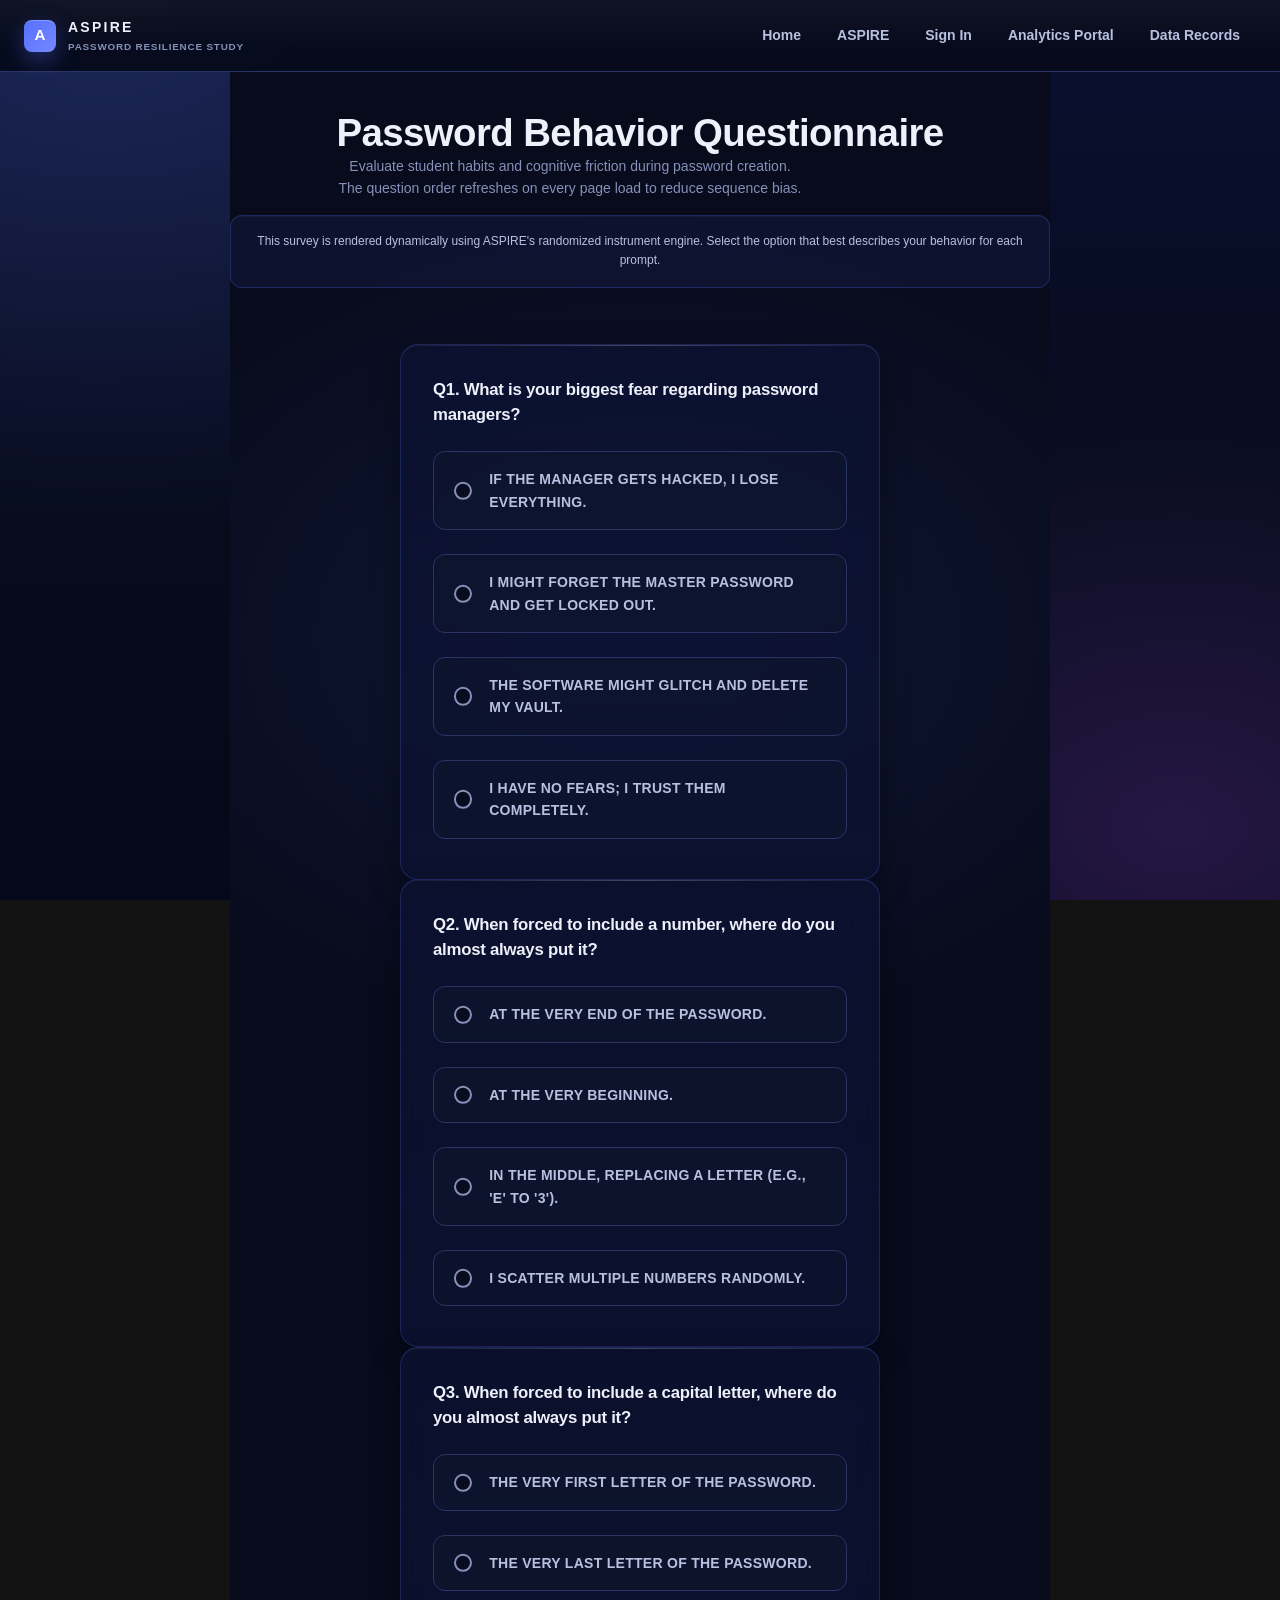
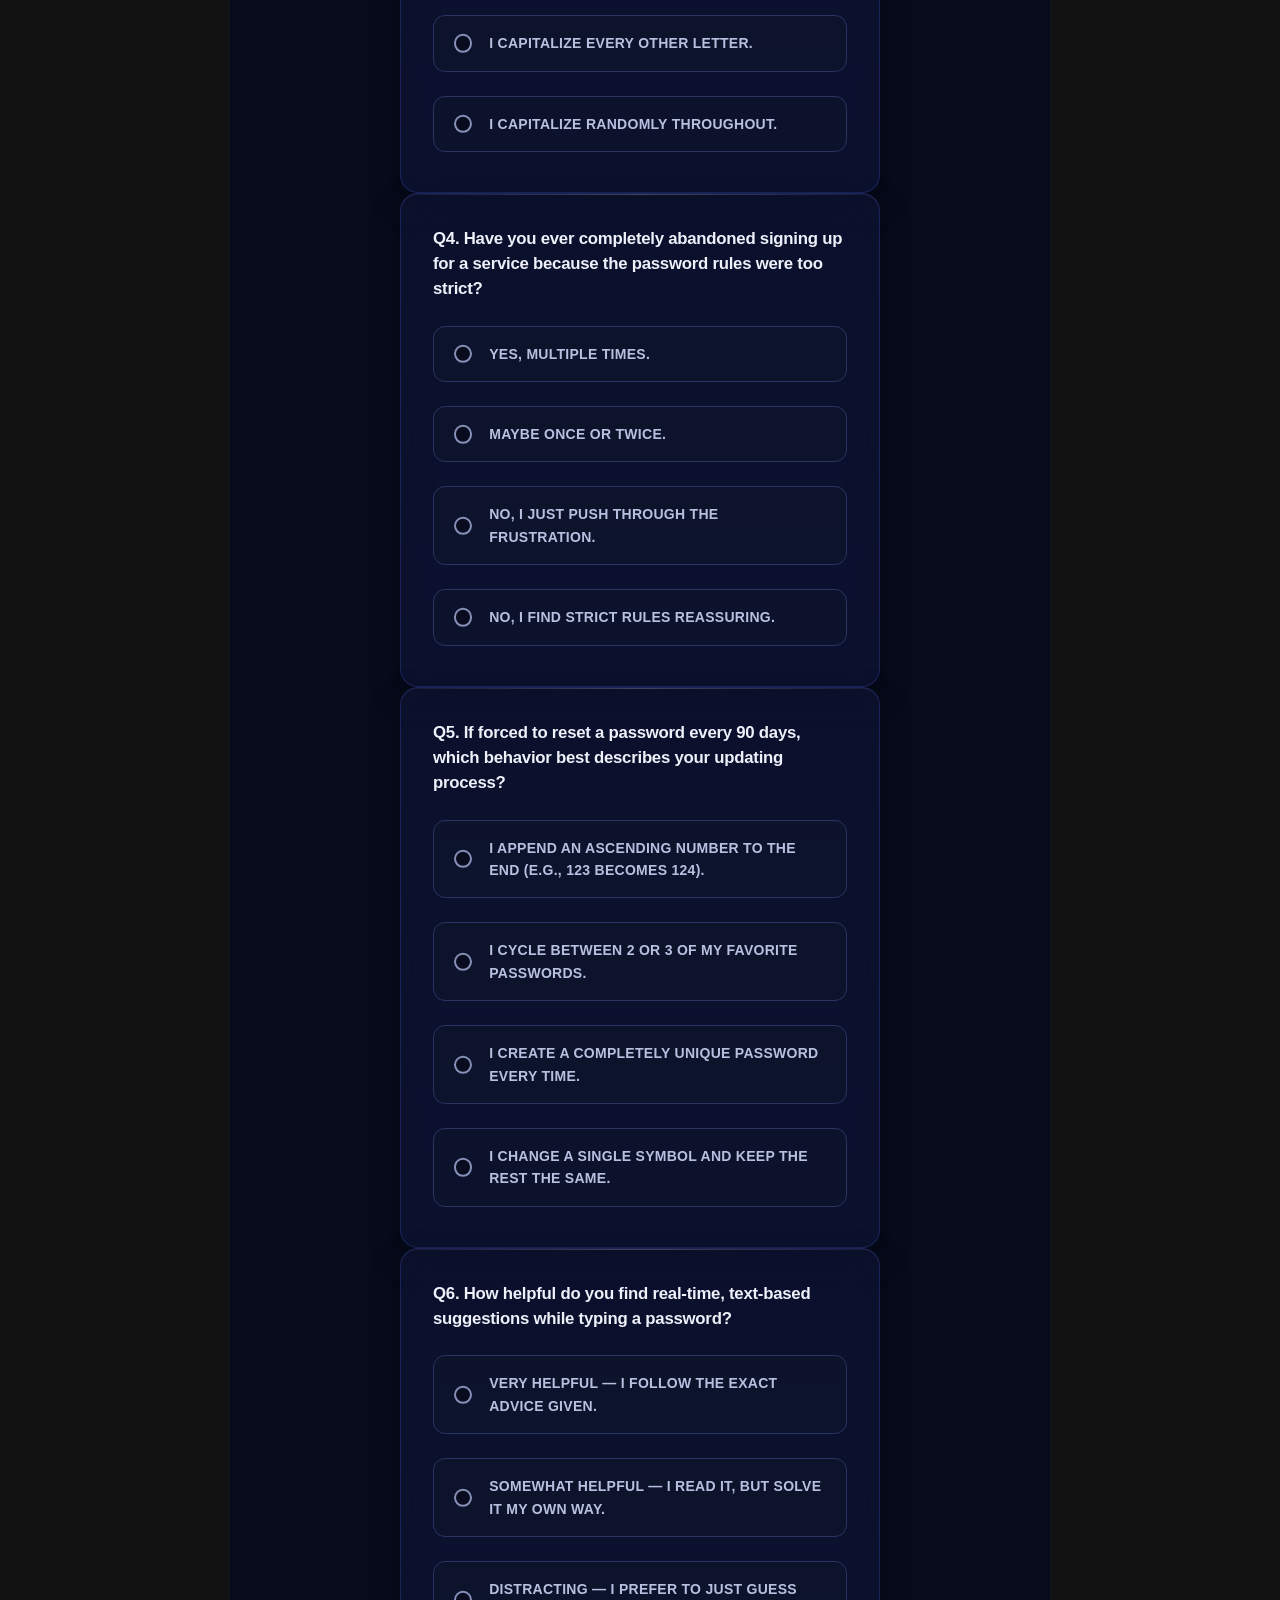
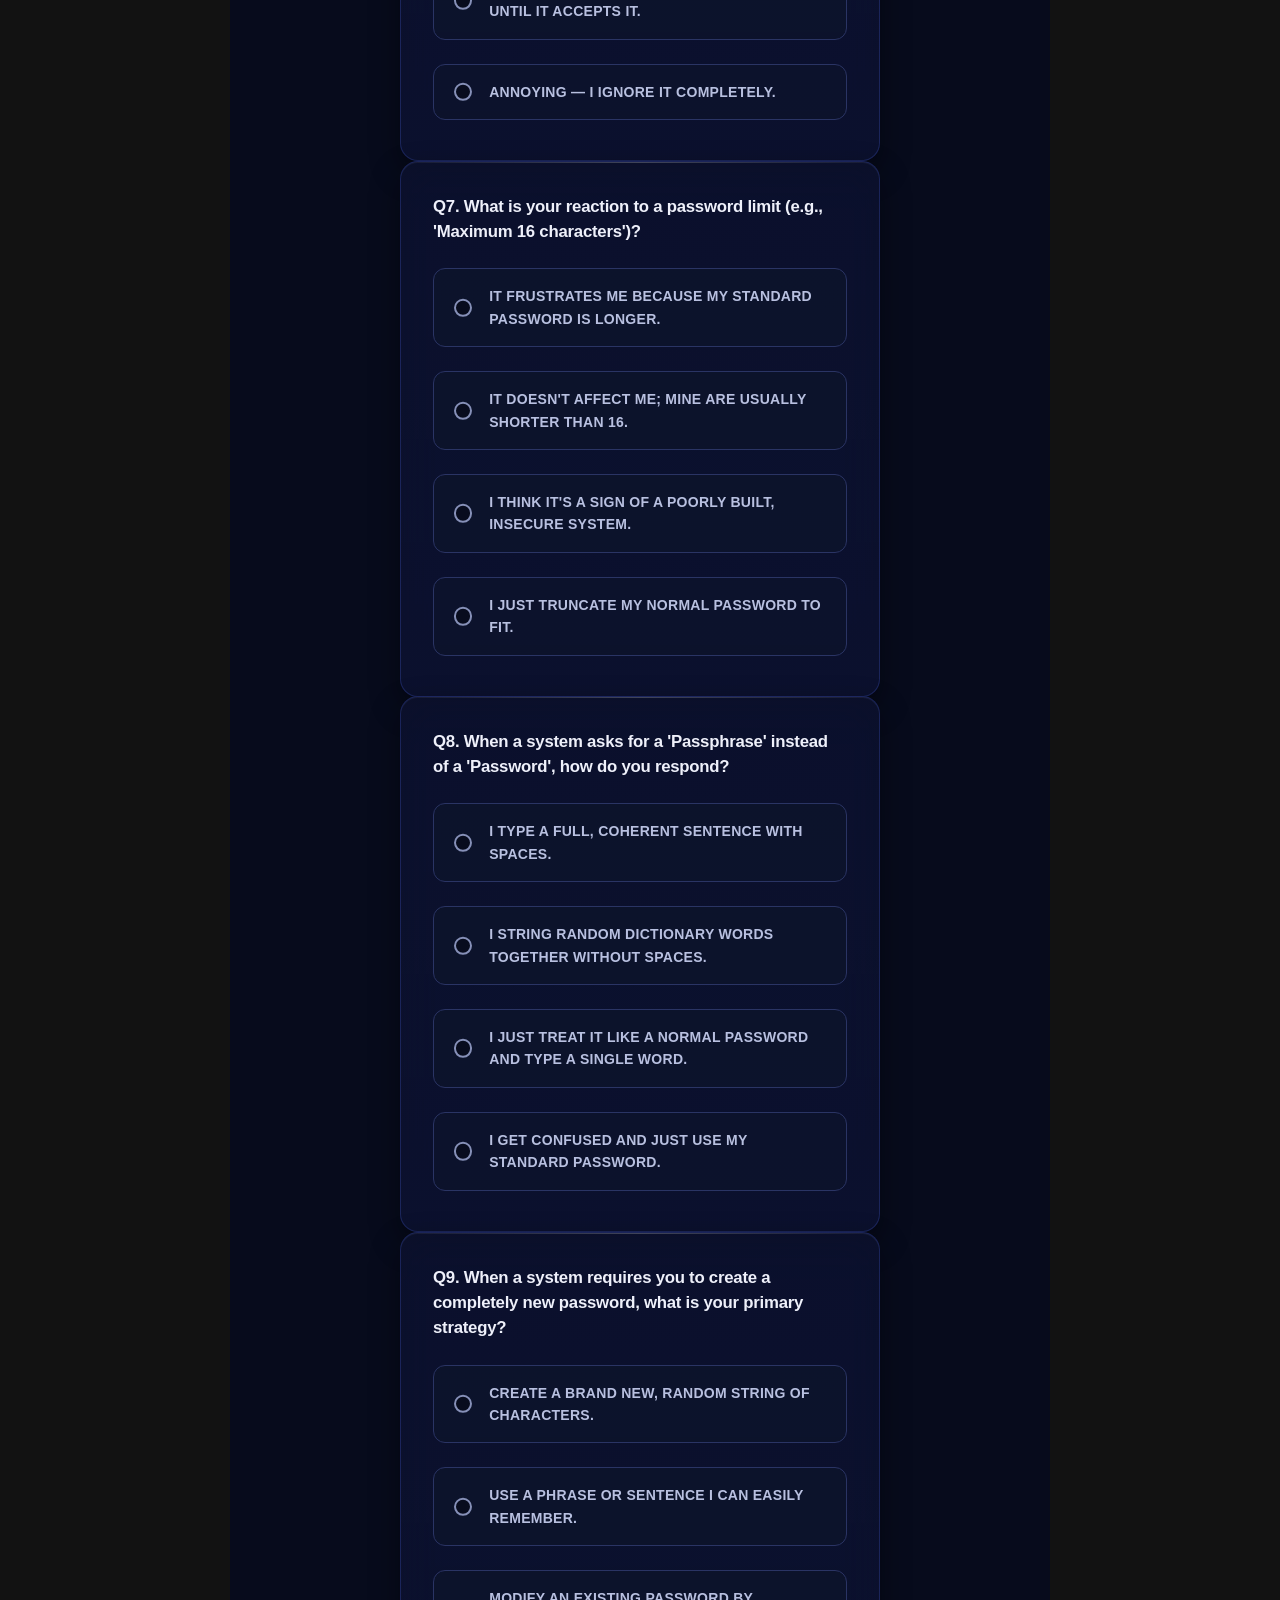
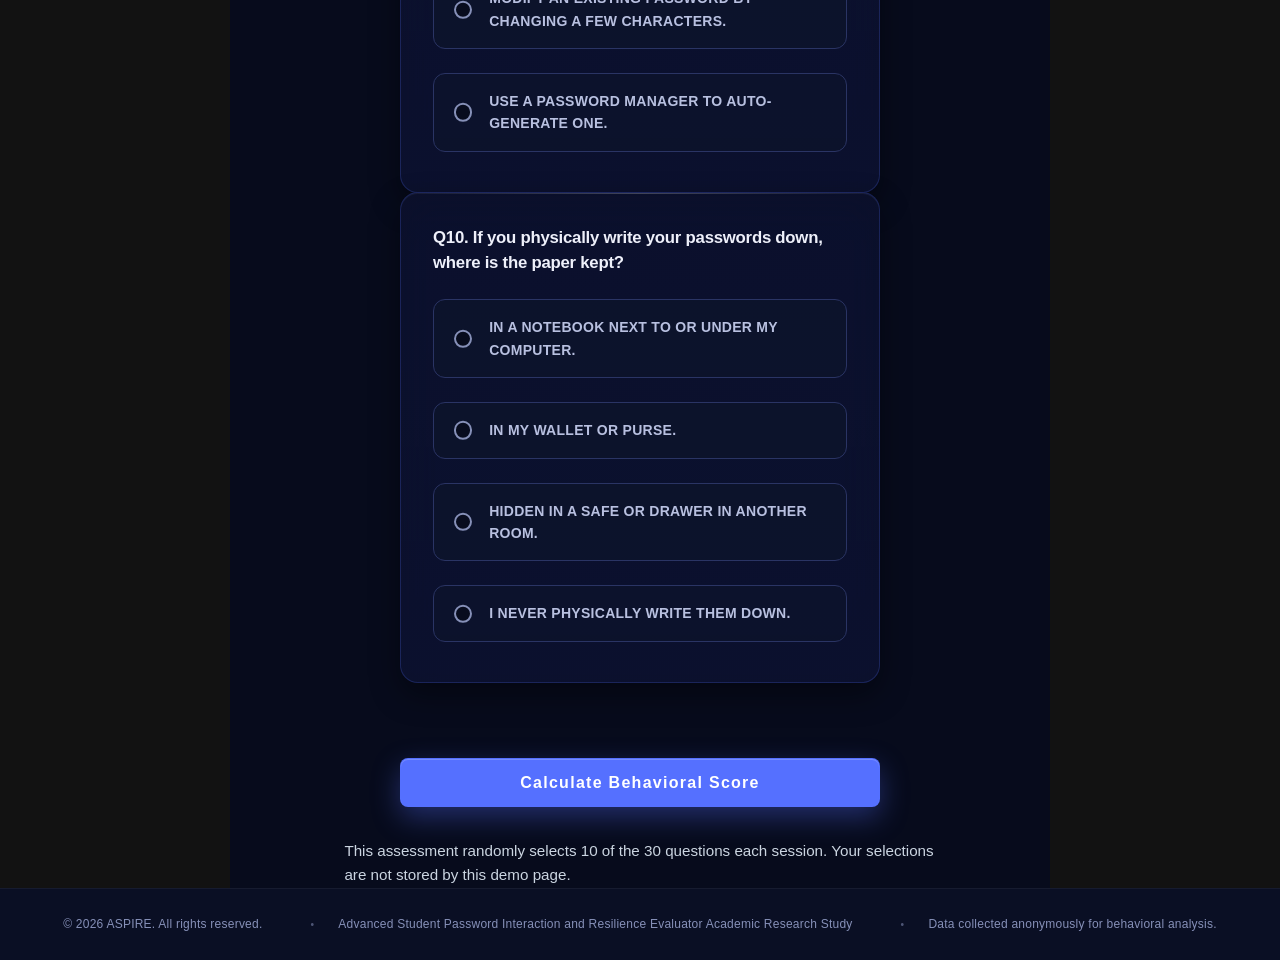
<file: Q&A.html>
<!DOCTYPE html>
<html lang="en">
<head>
  <meta charset="UTF-8" />
  <meta name="viewport" content="width=device-width, initial-scale=1.0" />
  <meta name="description" content="ASPIRE — Password Behavior Questionnaire: evaluate student habits and cognitive friction during password creation." />
  <title>Password Behavior Questionnaire — ASPIRE</title>
  <link rel="stylesheet" href="style.css" />
  <link rel="icon" type="image/svg+xml"
        href="data:image/svg+xml;utf8,<svg xmlns='http://www.w3.org/2000/svg' viewBox='0 0 64 64'><defs><linearGradient id='g' x1='0' x2='1' y1='0' y2='1'><stop offset='0' stop-color='%235570ff'/><stop offset='1' stop-color='%237689ff'/></linearGradient></defs><rect width='64' height='64' rx='14' fill='url(%23g)'/><text x='32' y='42' text-anchor='middle' font-family='-apple-system,Segoe UI,Roboto,sans-serif' font-weight='800' font-size='34' fill='white'>A</text></svg>" />
</head>
<body class="has-global-header has-global-footer">
  <header class="global-header" role="banner">
    <a class="gh-brand" href="index.html" aria-label="ASPIRE — back to hub">
      <span class="logo" aria-hidden="true">A</span>
      <span class="gh-brand-text">
        ASPIRE
        <small>Password Resilience Study</small>
      </span>
    </a>
    <nav class="desktop-nav" aria-label="Primary">
      <a href="index.html">Home</a>
      <a href="registration.html">ASPIRE</a>
      <a href="sign.html">Sign In</a>
      <a href="portal.html">Analytics Portal</a>
      <a href="records.html">Data Records</a>
    </nav>
    <div class="nav-actions">
      <input class="mobile-nav-toggle" id="mobile-nav-toggle-qa" type="checkbox" />
      <label class="mobile-nav-trigger" for="mobile-nav-toggle-qa" aria-label="Toggle navigation menu">
        <span aria-hidden="true"></span>
      </label>
      <label class="mobile-nav-backdrop" for="mobile-nav-toggle-qa" aria-hidden="true"></label>
      <nav class="mobile-nav-drawer" aria-label="Primary">
        <label class="mobile-nav-close" for="mobile-nav-toggle-qa" aria-label="Close navigation">×</label>
        <a href="index.html">Home</a>
        <a href="registration.html">ASPIRE</a>
        <a href="sign.html">Sign In</a>
        <a href="portal.html">Analytics Portal</a>
        <a href="records.html">Data Records</a>
      </nav>
    </div>
  </header>

  <main class="qa-page">
    <section class="qa-shell" aria-labelledby="qa-title-h1">
      <div class="qa-intro">
        <div>
          <h1 id="qa-title-h1">Password Behavior Questionnaire</h1>
          <p class="qa-sub">
            Evaluate student habits and cognitive friction during password creation. The question order refreshes on every page load to reduce sequence bias.
          </p>
        </div>
        <p class="qa-note">
          This survey is rendered dynamically using ASPIRE's randomized instrument engine. Select the option that best describes your behavior for each prompt.
        </p>
      </div>
      <div class="qa-container">
        <div id="question-container" aria-live="polite"></div>
        <div class="qa-actions">
          <p id="feedback-message" class="qa-feedback" aria-live="assertive"></p>
          <button id="calculate-score-button" type="button" class="submit-btn">Calculate Behavioral Score</button>
        </div>
      </div>
      <p class="qa-summary">This assessment randomly selects 10 of the 30 questions each session. Your selections are not stored by this demo page.</p>
    </section>
  </main>

  <footer class="global-footer" role="contentinfo">
    <div class="gf-inner">
      <span class="gf-block gf-left">&copy; 2026 ASPIRE. All rights reserved.</span>
      <span class="gf-block gf-center">Advanced Student Password Interaction and Resilience Evaluator Academic Research Study</span>
      <span class="gf-block gf-right">Data collected anonymously for behavioral analysis.</span>
    </div>
  </footer>

  <script>
    const questionnaireData = [
      {
        question: "When a system requires you to create a completely new password, what is your primary strategy?",
        options: [
          { text: "Create a brand new, random string of characters.", score: 4 },
          { text: "Use a phrase or sentence I can easily remember.", score: 3 },
          { text: "Modify an existing password by changing a few characters.", score: 2 },
          { text: "Use a password manager to auto-generate one.", score: 4 }
        ]
      },
      {
        question: "How frequently do you rely on a familiar 'root' word (e.g., a pet's name, a hometown) as the base of your passwords?",
        options: [
          { text: "Always — almost all my passwords share a similar base.", score: 1 },
          { text: "Frequently — I use a few different root words.", score: 2 },
          { text: "Rarely — I try to make them distinct.", score: 3 },
          { text: "Never — I do not use dictionary words or personal names.", score: 4 }
        ]
      },
      {
        question: "If an account does not force you to use a special character (like @, #, !), do you still include one voluntarily?",
        options: [
          { text: "Yes, I always include them for security.", score: 4 },
          { text: "No, I leave them out because they are harder to type.", score: 1 },
          { text: "I only include them if the site prompts me to.", score: 2 },
          { text: "I avoid them entirely if possible.", score: 1 }
        ]
      },
      {
        question: "When a website rejects your initial password attempt for being 'Too Weak,' what is your immediate reaction?",
        options: [
          { text: "Add a capital letter and a number/symbol to the end.", score: 3 },
          { text: "Swap out letters for similar-looking symbols (e.g., 'a' to '@').", score: 3 },
          { text: "Completely delete the attempt and start over.", score: 2 },
          { text: "Feel frustrated and consider abandoning the registration.", score: 1 }
        ]
      },
      {
        question: "Once you have successfully created a complex password, how do you ensure you will remember it?",
        options: [
          { text: "I rely entirely on my memory.", score: 2 },
          { text: "I click 'Save Password' in my browser.", score: 3 },
          { text: "I log it into a dedicated third-party password manager.", score: 4 },
          { text: "I write it in a physical notebook or note app.", score: 3 }
        ]
      },
      {
        question: "If forced to reset a password every 90 days, which behavior best describes your updating process?",
        options: [
          { text: "I append an ascending number to the end (e.g., 123 becomes 124).", score: 2 },
          { text: "I cycle between 2 or 3 of my favorite passwords.", score: 2 },
          { text: "I create a completely unique password every time.", score: 4 },
          { text: "I change a single symbol and keep the rest the same.", score: 1 }
        ]
      },
      {
        question: "If a live password strength meter displays your password as 'Fair' (but allows you to proceed), what do you do?",
        options: [
          { text: "Accept the 'Fair' rating and immediately create the account.", score: 1 },
          { text: "Spend a few more seconds tweaking it to reach 'Good'.", score: 3 },
          { text: "It depends entirely on how important the account is.", score: 2 },
          { text: "I always aim for the maximum strength rating.", score: 4 }
        ]
      },
      {
        question: "How helpful do you find real-time, text-based suggestions while typing a password?",
        options: [
          { text: "Very helpful — I follow the exact advice given.", score: 3 },
          { text: "Somewhat helpful — I read it, but solve it my own way.", score: 2 },
          { text: "Distracting — I prefer to just guess until it accepts it.", score: 1 },
          { text: "Annoying — I ignore it completely.", score: 1 }
        ]
      },
      {
        question: "Do you ever use keyboard spatial patterns (e.g., 'qwerty', 'asdf', or tracing a shape on the keys)?",
        options: [
          { text: "Yes, it is my primary way of making passwords.", score: 1 },
          { text: "Sometimes, usually just to make the password longer.", score: 2 },
          { text: "Rarely, only for low-security accounts.", score: 2 },
          { text: "Never, I know these are easily guessed.", score: 4 }
        ]
      },
      {
        question: "When forced to include a number, where do you almost always put it?",
        options: [
          { text: "At the very end of the password.", score: 1 },
          { text: "At the very beginning.", score: 2 },
          { text: "In the middle, replacing a letter (e.g., 'e' to '3').", score: 3 },
          { text: "I scatter multiple numbers randomly.", score: 4 }
        ]
      },
      {
        question: "When forced to include a capital letter, where do you almost always put it?",
        options: [
          { text: "The very first letter of the password.", score: 2 },
          { text: "The very last letter of the password.", score: 2 },
          { text: "I capitalize every other letter.", score: 3 },
          { text: "I capitalize randomly throughout.", score: 4 }
        ]
      },
      {
        question: "How does creating a password on a mobile phone change your behavior compared to a desktop?",
        options: [
          { text: "I make them much shorter and simpler on mobile.", score: 1 },
          { text: "I avoid special characters entirely on mobile.", score: 1 },
          { text: "I use the exact same strategy regardless of device.", score: 3 },
          { text: "I just let Apple/Google auto-generate it on mobile.", score: 4 }
        ]
      },
      {
        question: "What is your primary reason for reusing the same password across multiple websites?",
        options: [
          { text: "I simply cannot remember dozens of different passwords.", score: 1 },
          { text: "I don't trust password managers.", score: 1 },
          { text: "Most of my accounts don't hold sensitive data anyway.", score: 2 },
          { text: "I don't reuse passwords; they are all unique.", score: 4 }
        ]
      },
      {
        question: "If you find out a website you use was breached, what is your immediate action?",
        options: [
          { text: "Change the password on that site immediately.", score: 3 },
          { text: "Change the password on that site AND everywhere else I used it.", score: 4 },
          { text: "Wait to see if my account specifically was hacked.", score: 2 },
          { text: "Ignore it; breaches happen all the time.", score: 1 }
        ]
      },
      {
        question: "Have you ever completely abandoned signing up for a service because the password rules were too strict?",
        options: [
          { text: "Yes, multiple times.", score: 1 },
          { text: "Maybe once or twice.", score: 2 },
          { text: "No, I just push through the frustration.", score: 3 },
          { text: "No, I find strict rules reassuring.", score: 4 }
        ]
      },
      {
        question: "When a system asks for a 'Passphrase' instead of a 'Password', how do you respond?",
        options: [
          { text: "I type a full, coherent sentence with spaces.", score: 4 },
          { text: "I string random dictionary words together without spaces.", score: 2 },
          { text: "I just treat it like a normal password and type a single word.", score: 1 },
          { text: "I get confused and just use my standard password.", score: 1 }
        ]
      },
      {
        question: "How do you distinguish between high-security (banking) and low-security (newsletter) passwords?",
        options: [
          { text: "Banking gets a unique password; newsletters get my 'junk' password.", score: 1 },
          { text: "I use variations of the same root word for both.", score: 2 },
          { text: "I use a password manager, so they are all equally complex.", score: 4 },
          { text: "I use the exact same password for everything.", score: 1 }
        ]
      },
      {
        question: "What is your biggest fear regarding password managers?",
        options: [
          { text: "If the manager gets hacked, I lose everything.", score: 2 },
          { text: "I might forget the master password and get locked out.", score: 2 },
          { text: "The software might glitch and delete my vault.", score: 1 },
          { text: "I have no fears; I trust them completely.", score: 4 }
        ]
      },
      {
        question: "If you physically write your passwords down, where is the paper kept?",
        options: [
          { text: "In a notebook next to or under my computer.", score: 1 },
          { text: "In my wallet or purse.", score: 2 },
          { text: "Hidden in a safe or drawer in another room.", score: 4 },
          { text: "I never physically write them down.", score: 4 }
        ]
      },
      {
        question: "How often do you have to click 'Forgot Password' on average?",
        options: [
          { text: "Multiple times a week.", score: 1 },
          { text: "A few times a month.", score: 2 },
          { text: "Maybe once or twice a year.", score: 3 },
          { text: "Almost never.", score: 4 }
        ]
      },
      {
        question: "Which specific requirement usually triggers a 'Forgot Password' scenario for you?",
        options: [
          { text: "Forgetting which special character I used.", score: 1 },
          { text: "Forgetting if I capitalized the first letter.", score: 2 },
          { text: "Forgetting which number I appended to the end.", score: 2 },
          { text: "Completely forgetting the root word entirely.", score: 1 }
        ]
      },
      {
        question: "Do you ever share your passwords with friends, family, or partners?",
        options: [
          { text: "Yes, frequently (e.g., Netflix, utilities).", score: 1 },
          { text: "Only in absolute emergencies.", score: 2 },
          { text: "I share the password, but change it immediately after.", score: 2 },
          { text: "Never, under any circumstances.", score: 4 }
        ]
      },
      {
        question: "If a site asks you to set up Two-Factor Authentication (2FA), what do you do?",
        options: [
          { text: "Set it up immediately via an authenticator app.", score: 4 },
          { text: "Set it up using SMS text messages.", score: 3 },
          { text: "Skip it unless the system forces me to do it.", score: 1 },
          { text: "Refuse and look for a different service.", score: 1 }
        ]
      },
      {
        question: "How do you view the 'Show Password' (eye icon) button during creation?",
        options: [
          { text: "I use it constantly to make sure I don't make a typo.", score: 3 },
          { text: "I use it only at the end to verify before submitting.", score: 2 },
          { text: "I never use it because someone might look over my shoulder.", score: 1 },
          { text: "I don't really notice or care about it.", score: 2 }
        ]
      },
      {
        question: "When substituting letters for symbols (e.g., $ for S), why do you do it?",
        options: [
          { text: "It fulfills the symbol requirement without me having to remember a new character.", score: 3 },
          { text: "I actually think it makes the password uncrackable.", score: 1 },
          { text: "I only do it because the system rejected my first attempt.", score: 2 },
          { text: "I never use predictable substitutions.", score: 4 }
        ]
      },
      {
        question: "Do you ever include personal dates (birthdays, anniversaries) in your passwords?",
        options: [
          { text: "Yes, they are easy to remember.", score: 1 },
          { text: "Sometimes, but I mix up the formatting (e.g., 04 instead of 4).", score: 2 },
          { text: "I used to, but I stopped after learning it was unsafe.", score: 3 },
          { text: "Never, I actively avoid personal data.", score: 4 }
        ]
      },
      {
        question: "What is your reaction to a password limit (e.g., 'Maximum 16 characters')?",
        options: [
          { text: "It frustrates me because my standard password is longer.", score: 1 },
          { text: "It doesn't affect me; mine are usually shorter than 16.", score: 3 },
          { text: "I think it's a sign of a poorly built, insecure system.", score: 2 },
          { text: "I just truncate my normal password to fit.", score: 1 }
        ]
      },
      {
        question: "If an account gets locked after 3 failed login attempts, how does it change your behavior?",
        options: [
          { text: "I become highly anxious and immediately click 'Forgot Password' on attempt 2.", score: 1 },
          { text: "I slow down and type very carefully using the 'Show Password' toggle.", score: 3 },
          { text: "I get frustrated and contact customer support.", score: 2 },
          { text: "It rarely happens to me.", score: 4 }
        ]
      },
      {
        question: "Do you use spaces in your passwords if the system allows them?",
        options: [
          { text: "Yes, it makes typing passphrases much easier.", score: 4 },
          { text: "I would, but I assume most systems will reject them.", score: 2 },
          { text: "No, spaces feel wrong for passwords.", score: 1 },
          { text: "I didn't even know you could use spaces.", score: 1 }
        ]
      },
      {
        question: "Ultimately, when creating a password, what is your primary goal?",
        options: [
          { text: "Getting it over with as quickly as possible.", score: 1 },
          { text: "Ensuring I will never have to reset it later.", score: 3 },
          { text: "Making it mathematically impossible to crack.", score: 4 },
          { text: "Balancing decent security with ease of typing.", score: 2 }
        ]
      }
    ];

    let selectedQuestions = [];
    let selectedScores = {};

    function shuffleArray(array) {
      for (let i = array.length - 1; i > 0; i--) {
        const j = Math.floor(Math.random() * (i + 1));
        [array[i], array[j]] = [array[j], array[i]];
      }
      return array;
    }

    function getResultCategory(score) {
      if (score >= 30) {
        return {
          label: 'High Resilience & Low Friction',
          description: 'Your behavior suggests strong password resilience and good security habits.'
        };
      }

      if (score >= 20) {
        return {
          label: 'Moderate (Room to Improve)',
          description: 'You are practicing some healthy habits but can still improve password resilience.'
        };
      }

      return {
        label: 'High Risk / High Friction',
        description: 'Your responses indicate risky or friction-heavy habits. Consider more secure, manageable approaches.'
      };
    }

    function renderQuestions() {
      selectedQuestions = shuffleArray([...questionnaireData]).slice(0, 10);
      selectedScores = {};

      const container = document.getElementById('question-container');
      const feedback = document.getElementById('feedback-message');
      const qaActions = document.querySelector('.qa-actions');

      if (feedback) {
        feedback.textContent = '';
      }
      if (qaActions) {
        qaActions.hidden = false;
      }

      container.innerHTML = '';

      selectedQuestions.forEach((questionItem, questionIndex) => {
        const card = document.createElement('article');
        card.className = 'card qa-card';

        const heading = document.createElement('h2');
        heading.className = 'qa-question-text';
        heading.textContent = `Q${questionIndex + 1}. ${questionItem.question}`;
        card.appendChild(heading);

        const optionGroup = document.createElement('div');
        optionGroup.className = 'qa-options';

        questionItem.options.forEach((option, optionIndex) => {
          const optionId = `question-${questionIndex}-option-${optionIndex}`;

          const optionWrapper = document.createElement('label');
          optionWrapper.className = 'qa-option';
          optionWrapper.setAttribute('for', optionId);

          const optionInput = document.createElement('input');
          optionInput.type = 'radio';
          optionInput.name = `question-${questionIndex}`;
          optionInput.id = optionId;
          optionInput.value = option.text;
          optionInput.dataset.score = option.score;

          optionInput.addEventListener('change', () => {
            selectedScores[questionIndex] = Number(optionInput.dataset.score);
            if (feedback) {
              feedback.textContent = '';
            }
          });

          const optionLabel = document.createElement('span');
          optionLabel.className = 'qa-option-label';
          optionLabel.textContent = option.text;

          optionWrapper.append(optionInput, optionLabel);
          optionGroup.appendChild(optionWrapper);
        });

        card.appendChild(optionGroup);
        container.appendChild(card);
      });
    }

    function calculateBehavioralScore() {
      const feedback = document.getElementById('feedback-message');

      if (Object.keys(selectedScores).length < selectedQuestions.length) {
        if (feedback) {
          feedback.textContent = 'Please answer all 10 questions before submitting.';
        }
        return;
      }

      const totalScore = selectedQuestions.reduce((sum, _, index) => {
        return sum + (selectedScores[index] || 0);
      }, 0);

      renderResults(totalScore);
    }

    function renderResults(score) {
      const container = document.getElementById('question-container');
      const qaActions = document.querySelector('.qa-actions');
      const category = getResultCategory(score);

      if (qaActions) {
        qaActions.hidden = true;
      }

      container.innerHTML = '';

      const resultsCard = document.createElement('article');
      resultsCard.className = 'qa-card qa-results-card';

      const title = document.createElement('h2');
      title.textContent = 'Behavioral Score Results';
      resultsCard.appendChild(title);

      const description = document.createElement('p');
      description.textContent = category.description;
      resultsCard.appendChild(description);

      const scoreOutput = document.createElement('p');
      scoreOutput.className = 'qa-results-score';
      scoreOutput.textContent = `${score} / 40`;
      resultsCard.appendChild(scoreOutput);

      const status = document.createElement('p');
      status.className = 'qa-results-status';
      status.textContent = category.label;
      resultsCard.appendChild(status);

      const retakeButton = document.createElement('button');
      retakeButton.type = 'button';
      retakeButton.className = 'submit-btn qa-retake-btn';
      retakeButton.textContent = 'Retake Questionnaire';
      retakeButton.addEventListener('click', renderQuestions);
      resultsCard.appendChild(retakeButton);

      container.appendChild(resultsCard);
    }

    window.addEventListener('DOMContentLoaded', () => {
      const submitButton = document.getElementById('calculate-score-button');
      if (submitButton) {
        submitButton.addEventListener('click', calculateBehavioralScore);
      }
      renderQuestions();
    });
  </script>
</body>
</html>
</file>
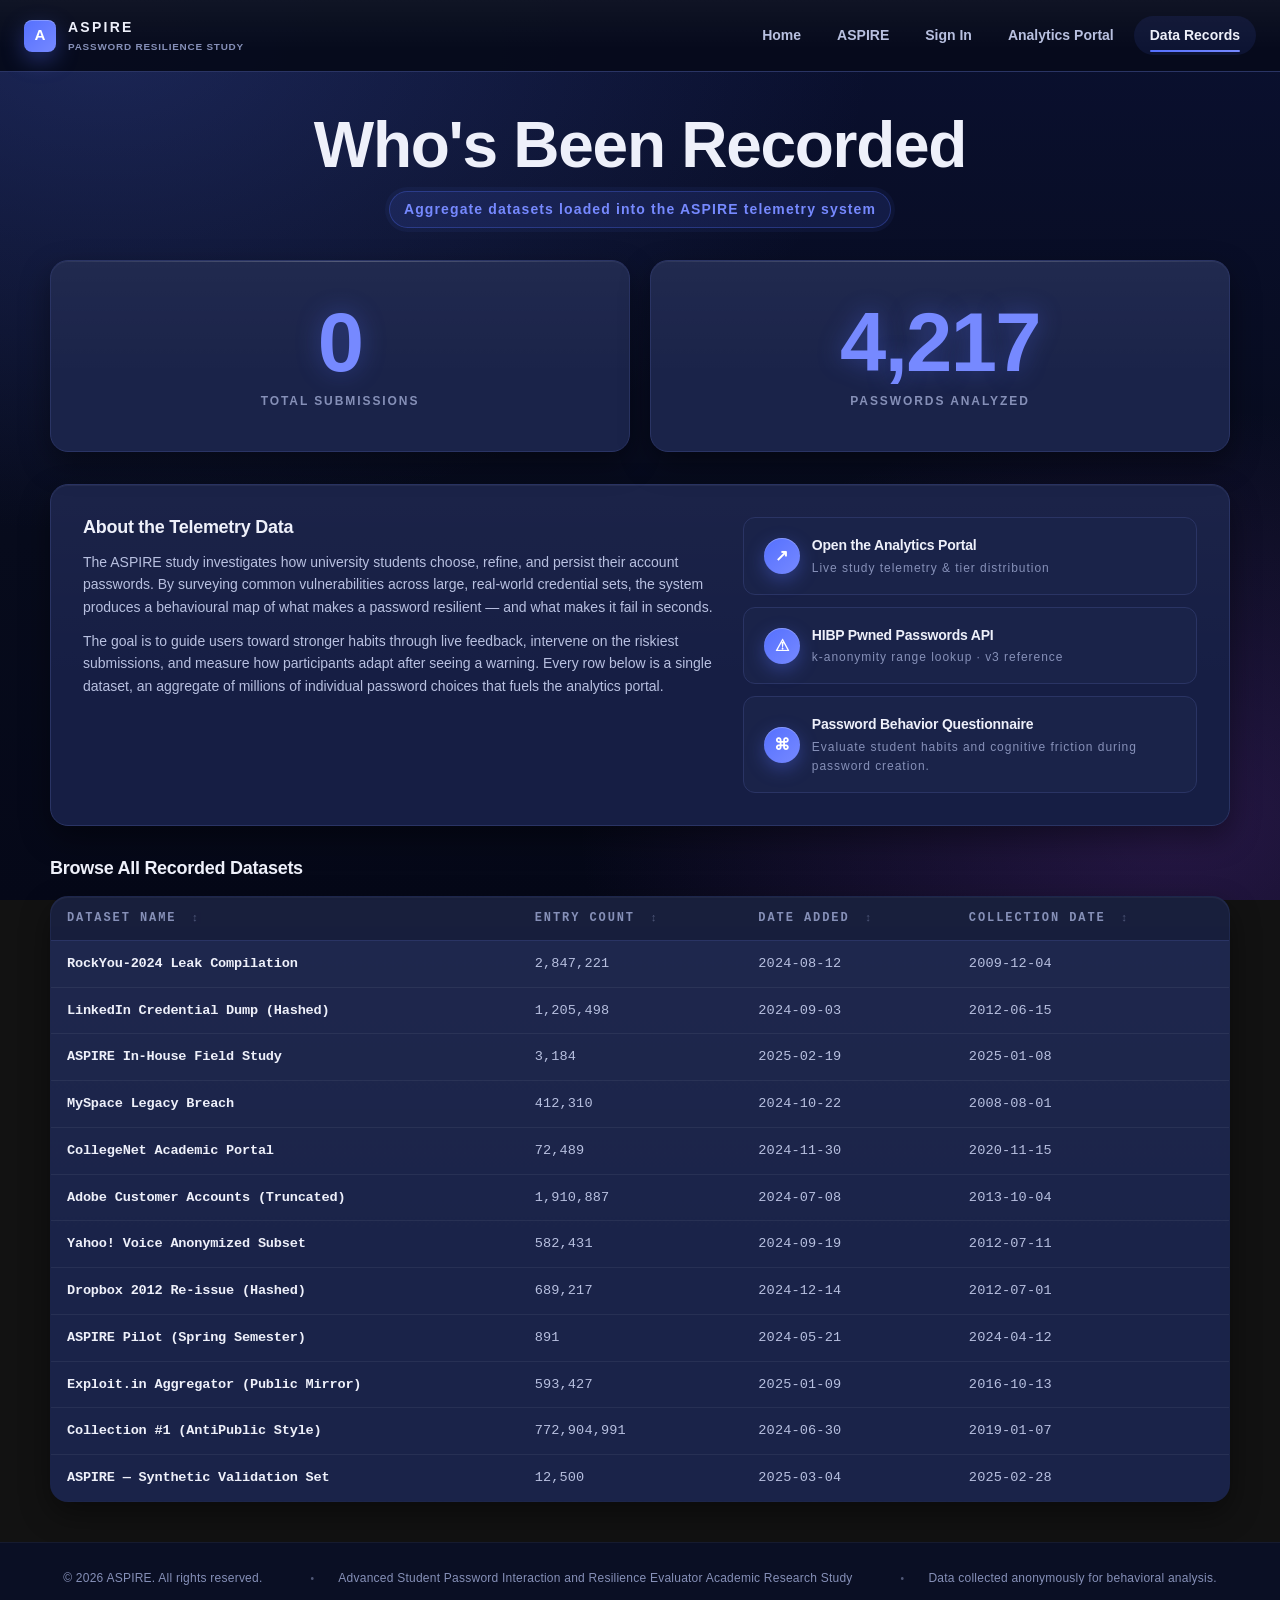
<file: records.html>
<!DOCTYPE html>
<html lang="en">
<head>
  <meta charset="UTF-8" />
  <meta name="viewport" content="width=device-width, initial-scale=1.0" />
  <meta name="description" content="ASPIRE — Who's Been Recorded: the aggregate dataset directory powering the Password Resilience Study." />
  <title>Who's Been Recorded — ASPIRE</title>
  <link rel="stylesheet" href="style.css" />
  <link rel="icon" type="image/svg+xml"
        href="data:image/svg+xml;utf8,<svg xmlns='http://www.w3.org/2000/svg' viewBox='0 0 64 64'><defs><linearGradient id='g' x1='0' x2='1' y1='0' y2='1'><stop offset='0' stop-color='%235570ff'/><stop offset='1' stop-color='%237689ff'/></linearGradient></defs><rect width='64' height='64' rx='14' fill='url(%23g)'/><text x='32' y='42' text-anchor='middle' font-family='-apple-system,Segoe UI,Roboto,sans-serif' font-weight='800' font-size='34' fill='white'>A</text></svg>" />
</head>
<body class="has-global-header has-global-footer">

  <!-- ============================================================
       GLOBAL NAVIGATION HEADER
       Reused across every ASPIRE page so participants and
       researchers always know where they are.  The page background
       is offset by 64px (see .has-global-header in style.css).
       ============================================================ -->
  <header class="global-header" role="banner">
    <a class="gh-brand" href="index.html" aria-label="ASPIRE — back to hub">
      <span class="logo" aria-hidden="true">A</span>
      <span class="gh-brand-text">
        ASPIRE
        <small>Password Resilience Study</small>
      </span>
    </a>
    <nav class="desktop-nav" aria-label="Primary">
      <a href="index.html">Home</a>
      <a href="registration.html">ASPIRE</a>
      <a href="sign.html">Sign In</a>
      <a href="portal.html">Analytics Portal</a>
      <a href="records.html" class="active" aria-current="page">Data Records</a>
    </nav>
    <div class="nav-actions">
      <input class="mobile-nav-toggle" id="mobile-nav-toggle-records" type="checkbox" />
      <label class="mobile-nav-trigger" for="mobile-nav-toggle-records" aria-label="Toggle navigation menu">
        <span aria-hidden="true"></span>
      </label>
      <label class="mobile-nav-backdrop" for="mobile-nav-toggle-records" aria-hidden="true"></label>
      <nav class="mobile-nav-drawer" aria-label="Primary">
        <label class="mobile-nav-close" for="mobile-nav-toggle-records" aria-label="Close navigation">×</label>
        <a href="index.html">Home</a>
        <a href="registration.html">ASPIRE</a>
        <a href="sign.html">Sign In</a>
        <a href="portal.html">Analytics Portal</a>
        <a href="records.html" class="active" aria-current="page">Data Records</a>
      </nav>
    </div>
  </header>

  <!-- ============================================================
       RECORDS LEDGER — main content canvas
       The .records-page wrapper is offset for the fixed header
       and the global footer.  Each section is documented in the
       §1–§4 brief in the user request.
       ============================================================ -->
  <main class="records-page">

    <!-- §1 — Title canvas -->
    <section class="records-title" aria-labelledby="records-title-h1">
      <h1 id="records-title-h1">Who's Been Recorded</h1>
      <span class="records-sub">
        Aggregate datasets loaded into the ASPIRE telemetry system
      </span>
    </section>

    <!-- §2 — Macro telemetry cards (KPIs) -->
    <section class="records-macro" aria-label="Macro telemetry">
      <div class="macro-card">
        <div class="macro-value" id="kpiDatasets">0</div>
        <div class="macro-label">Total submissions</div>
      </div>
      <div class="macro-card">
        <div class="macro-value" id="kpiAccounts">4,217</div>
        <div class="macro-label">Passwords analyzed</div>
      </div>
    </section>

    <!-- §3 — Context and guidance container -->
    <section class="records-context" aria-labelledby="records-context-h2">
      <div class="records-context-text">
        <h2 id="records-context-h2">About the Telemetry Data</h2>
        <p>
          The ASPIRE study investigates how university students choose,
          refine, and persist their account passwords.  By surveying
          common vulnerabilities across large, real-world credential
          sets, the system produces a behavioural map of what makes a
          password resilient — and what makes it fail in seconds.
        </p>
        <p>
          The goal is to guide users toward stronger habits through
          live feedback, intervene on the riskiest submissions, and
          measure how participants adapt after seeing a warning.  Every
          row below is a single dataset, an aggregate of millions of
          individual password choices that fuels the analytics portal.
        </p>
      </div>

      <div class="records-actions" aria-label="Related resources">
        <a class="records-action" href="portal.html">
          <span class="records-action-icon" aria-hidden="true">↗</span>
          <span class="records-action-text">
            <span class="records-action-k">Open the Analytics Portal</span>
            <span class="records-action-v">Live study telemetry &amp; tier distribution</span>
          </span>
        </a>
        <a class="records-action" href="https://haveibeenpwned.com/API/v3" target="_blank" rel="noopener">
          <span class="records-action-icon" aria-hidden="true">⚠</span>
          <span class="records-action-text">
            <span class="records-action-k">HIBP Pwned Passwords API</span>
            <span class="records-action-v">k-anonymity range lookup · v3 reference</span>
          </span>
        </a>
        <a class="records-action" href="Q&amp;A.html">
          <span class="records-action-icon" aria-hidden="true">⌘</span>
          <span class="records-action-text">
            <span class="records-action-k">Password Behavior Questionnaire</span>
            <span class="records-action-v">Evaluate student habits and cognitive friction during password creation.</span>
          </span>
        </a>
      </div>
    </section>

    <!-- §4 — Aggregate data grid -->
    <section class="records-grid-section" aria-labelledby="records-grid-h2">
      <h2 id="records-grid-h2">Browse All Recorded Datasets</h2>

      <div class="records-mobile-cards" id="recordsMobileCards" aria-live="polite"></div>

      <table class="records-table" id="recordsTable">
        <thead>
          <tr>
            <th data-sort-key="name" data-sort="none" scope="col">
              Dataset Name
              <span class="sort-arrow" aria-hidden="true">↕</span>
            </th>
            <th data-sort-key="count" data-sort="none" scope="col">
              Entry Count
              <span class="sort-arrow" aria-hidden="true">↕</span>
            </th>
            <th data-sort-key="added" data-sort="none" scope="col">
              Date Added
              <span class="sort-arrow" aria-hidden="true">↕</span>
            </th>
            <th data-sort-key="collected" data-sort="none" scope="col">
              Collection Date
              <span class="sort-arrow" aria-hidden="true">↕</span>
            </th>
          </tr>
        </thead>
        <tbody id="recordsBody">
          <!-- Populated by the script below.  Static rows ship as a
               fallback for browsers with JavaScript disabled. -->
          <tr>
            <td class="col-name">RockYou-2024 Leak Compilation</td>
            <td class="col-count">2,847,221</td>
            <td class="col-date">2024-08-12</td>
            <td class="col-date">2009-12-04</td>
          </tr>
          <tr>
            <td class="col-name">LinkedIn Credential Dump (Hashed)</td>
            <td class="col-count">1,205,498</td>
            <td class="col-date">2024-09-03</td>
            <td class="col-date">2012-06-15</td>
          </tr>
          <tr>
            <td class="col-name">ASPIRE In-House Field Study</td>
            <td class="col-count">3,184</td>
            <td class="col-date">2025-02-19</td>
            <td class="col-date">2025-01-08</td>
          </tr>
          <tr>
            <td class="col-name">MySpace Legacy Breach</td>
            <td class="col-count">412,310</td>
            <td class="col-date">2024-10-22</td>
            <td class="col-date">2008-08-01</td>
          </tr>
          <tr>
            <td class="col-name">CollegeNet Academic Portal</td>
            <td class="col-count">72,489</td>
            <td class="col-date">2024-11-30</td>
            <td class="col-date">2020-11-15</td>
          </tr>
          <tr>
            <td class="col-name">Adobe Customer Accounts (Truncated)</td>
            <td class="col-count">1,910,887</td>
            <td class="col-date">2024-07-08</td>
            <td class="col-date">2013-10-04</td>
          </tr>
          <tr>
            <td class="col-name">Yahoo! Voice Anonymized Subset</td>
            <td class="col-count">582,431</td>
            <td class="col-date">2024-09-19</td>
            <td class="col-date">2012-07-11</td>
          </tr>
          <tr>
            <td class="col-name">Dropbox 2012 Re-issue (Hashed)</td>
            <td class="col-count">689,217</td>
            <td class="col-date">2024-12-14</td>
            <td class="col-date">2012-07-01</td>
          </tr>
          <tr>
            <td class="col-name">ASPIRE Pilot (Spring Semester)</td>
            <td class="col-count">891</td>
            <td class="col-date">2024-05-21</td>
            <td class="col-date">2024-04-12</td>
          </tr>
          <tr>
            <td class="col-name">Exploit.in Aggregator (Public Mirror)</td>
            <td class="col-count">593,427</td>
            <td class="col-date">2025-01-09</td>
            <td class="col-date">2016-10-13</td>
          </tr>
          <tr>
            <td class="col-name">Collection #1 (AntiPublic Style)</td>
            <td class="col-count">772,904,991</td>
            <td class="col-date">2024-06-30</td>
            <td class="col-date">2019-01-07</td>
          </tr>
          <tr>
            <td class="col-name">ASPIRE — Synthetic Validation Set</td>
            <td class="col-count">12,500</td>
            <td class="col-date">2025-03-04</td>
            <td class="col-date">2025-02-28</td>
          </tr>
        </tbody>
      </table>
    </section>

  </main>

  <!-- ============================================================
       GLOBAL FOOTER ANCHOR
       Solid, opaque charcoal block with copyright attribution.
       Mirrors the global-header chrome on every page.
       ============================================================ -->
  <footer class="global-footer" role="contentinfo">
    <div class="gf-inner">
      <span class="gf-block gf-left">&copy; 2026 ASPIRE. All rights reserved.</span>
      <span class="gf-block gf-center">Advanced Student Password Interaction and Resilience Evaluator Academic Research Study</span>
      <span class="gf-block gf-right">Data collected anonymously for behavioral analysis.</span>
    </div>
  </footer>

  <script>
  (function () {
    'use strict';

    // ===========================================================
    // SORTABLE TABLE
    //   Click a column header to toggle asc/desc/none.  We sort
    //   in place so the table never reflows.  Date columns are
    //   parsed as ISO so string comparison works.
    // ===========================================================
    const SORT_KEYS = {
      name:      (r) => r.name.toLowerCase(),
      count:     (r) => r.count,
      added:     (r) => new Date(r.added).getTime(),
      collected: (r) => new Date(r.collected).getTime()
    };
    const recordsMobileCards = document.getElementById('recordsMobileCards');
    const COLUMNS = ['name', 'count', 'added', 'collected'];

    let sortKey = null;
    let sortDir = 'none';        // 'asc' | 'desc' | 'none'
    let lastDir = 'asc';         // remembers the last non-none dir per column

    function escapeHtml(str) {
      return String(str ?? '')
        .replace(/&/g, '&amp;')
        .replace(/</g, '&lt;')
        .replace(/>/g, '&gt;')
        .replace(/"/g, '&quot;')
        .replace(/'/g, '&#39;');
    }

    function parseRow(tr) {
      const cells = tr.querySelectorAll('td');
      return {
        name:      cells[0].textContent.trim(),
        count:     parseInt(cells[1].textContent.replace(/,/g, ''), 10),
        added:     cells[2].textContent.trim(),
        collected: cells[3].textContent.trim(),
        _tr:       tr
      };
    }

    function renderMobileCards() {
      if (!recordsMobileCards) return;
      const tbody = document.getElementById('recordsBody');
      if (!tbody) return;
      const rows = Array.from(tbody.querySelectorAll('tr')).map(parseRow);
      recordsMobileCards.innerHTML = rows.map((row) => `
        <article class="record-card">
          <details>
            <summary>
              <div class="record-card-title">
                <strong>${escapeHtml(row.name)}</strong>
                <span>${row.count.toLocaleString()} entries</span>
              </div>
              <span class="record-card-toggle">Details</span>
            </summary>
            <div class="record-card-details">
              <div class="record-card-detail"><span>Added</span><strong>${escapeHtml(row.added)}</strong></div>
              <div class="record-card-detail"><span>Collected</span><strong>${escapeHtml(row.collected)}</strong></div>
              <div class="record-card-detail"><span>Entries</span><strong>${row.count.toLocaleString()}</strong></div>
            </div>
          </details>
        </article>
      `).join('');
    }

    function applySort() {
      const tbody = document.getElementById('recordsBody');
      if (!tbody) return;
      const rows = Array.from(tbody.querySelectorAll('tr')).map(parseRow);

      // Reset header arrows
      document.querySelectorAll('.records-table thead th').forEach(th => {
        if (th.dataset.sortKey) th.dataset.sort = 'none';
      });

      if (sortDir === 'none' || !sortKey) return;

      const key = SORT_KEYS[sortKey];
      rows.sort((a, b) => {
        const av = key(a), bv = key(b);
        if (av < bv) return sortDir === 'asc' ? -1 : 1;
        if (av > bv) return sortDir === 'asc' ?  1 : -1;
        return 0;
      });

      // Re-attach rows in new order
      const frag = document.createDocumentFragment();
      rows.forEach(r => frag.appendChild(r._tr));
      tbody.appendChild(frag);
      renderMobileCards();

      // Update active header arrow
      const activeTh = document.querySelector(
        '.records-table thead th[data-sort-key="' + sortKey + '"]'
      );
      if (activeTh) activeTh.dataset.sort = sortDir;
    }

    document.querySelectorAll('.records-table thead th[data-sort-key]')
      .forEach(th => {
        th.addEventListener('click', () => {
          const k = th.dataset.sortKey;
          if (sortKey !== k) { sortKey = k; sortDir = 'asc'; }
          else if (sortDir === 'asc')      { sortDir = 'desc'; }
          else if (sortDir === 'desc')     { sortDir = 'none'; }
          else                             { sortDir = 'asc'; }
          applySort();
        });
      });

    renderMobileCards();

    // ===========================================================
    // LIVE KPI: Total submissions
    //   Mirrors the value rendered by portal.html.  The portal
    //   counts rows in localStorage['aspire_submissions']; we read
    //   the same key and publish the integer (defaulting to 0 when
    //   the key is missing or the value cannot be parsed).  We also
    //   keep a sessionStorage shim so a hand-off can place the
    //   latest count under 'aspire_total_submissions' without
    //   rewriting the portal.
    // ===========================================================
    (function syncTotalSubmissions() {
      const kpi = document.getElementById('kpiDatasets');
      if (!kpi) return;
      let count = 0;
      try {
        const stored = sessionStorage.getItem('aspire_total_submissions');
        if (stored != null && stored !== '' && !Number.isNaN(Number(stored))) {
          count = Number(stored);
        } else {
          const list = JSON.parse(localStorage.getItem('aspire_submissions') || '[]');
          count = Array.isArray(list) ? list.length : 0;
        }
      } catch (_) {
        count = 0;
      }
      kpi.textContent = String(count);
    })();
  })();
  </script>
</body>
</html>
</file>
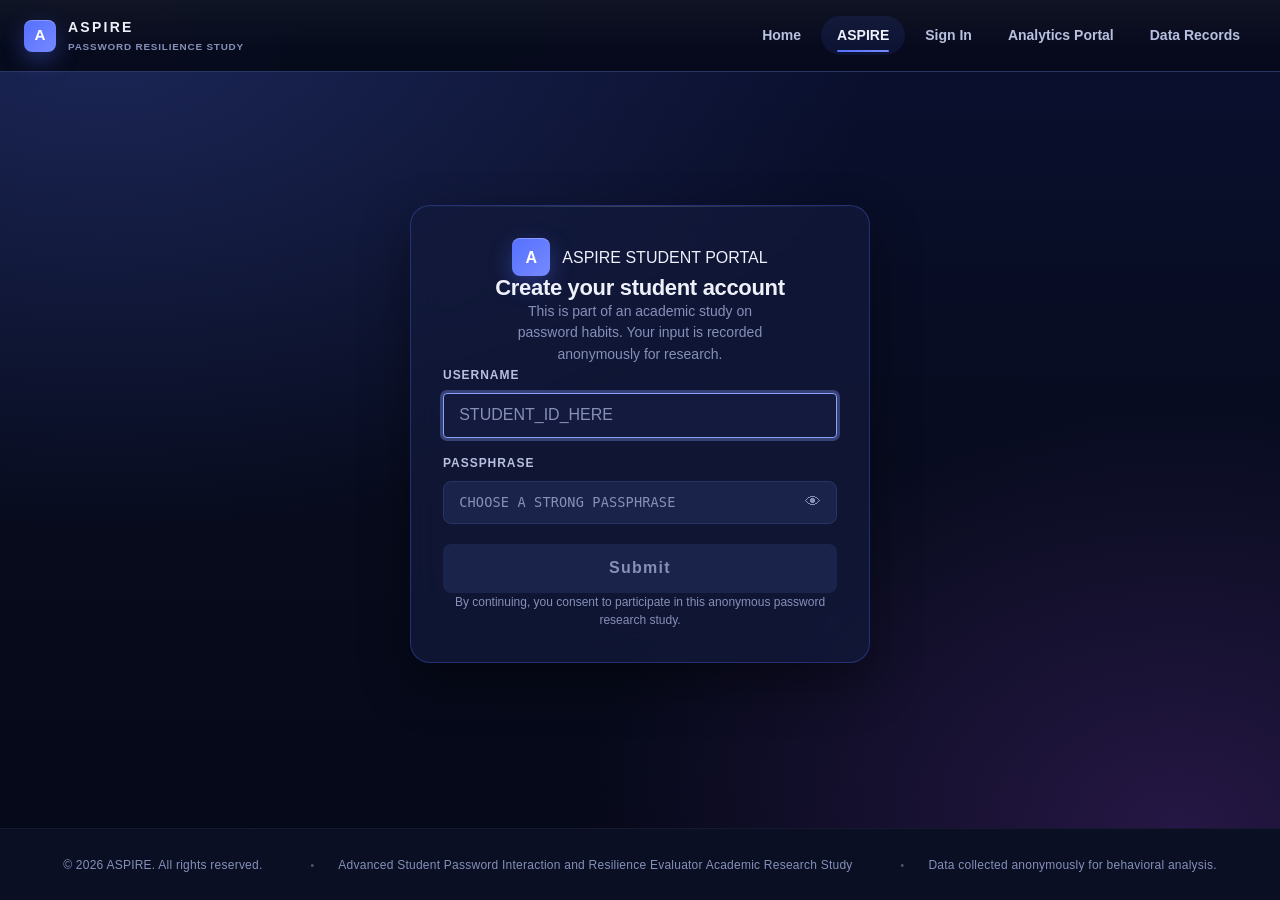
<file: registration.html>
<!DOCTYPE html>
<html lang="en">
<head>
  <meta charset="UTF-8" />
  <meta name="viewport" content="width=device-width, initial-scale=1.0" />
  <title>Create Your Account — ASPIRE Study</title>
  <link rel="stylesheet" href="style.css" />
</head>
<body class="has-global-header has-global-footer">
  <header class="global-header" role="banner">
    <a class="gh-brand" href="index.html" aria-label="ASPIRE — back to hub">
      <span class="logo" aria-hidden="true">A</span>
      <span class="gh-brand-text">
        ASPIRE
        <small>Password Resilience Study</small>
      </span>
    </a>
    <nav class="desktop-nav" aria-label="Primary">
      <a href="index.html">Home</a>
      <a href="registration.html" class="active" aria-current="page">ASPIRE</a>
      <a href="sign.html">Sign In</a>
      <a href="portal.html">Analytics Portal</a>
      <a href="records.html">Data Records</a>
    </nav>
    <div class="nav-actions">
      <input class="mobile-nav-toggle" id="mobile-nav-toggle-registration" type="checkbox" />
      <label class="mobile-nav-trigger" for="mobile-nav-toggle-registration" aria-label="Toggle navigation menu">
        <span aria-hidden="true"></span>
      </label>
      <label class="mobile-nav-backdrop" for="mobile-nav-toggle-registration" aria-hidden="true"></label>
      <nav class="mobile-nav-drawer" aria-label="Primary">
        <label class="mobile-nav-close" for="mobile-nav-toggle-registration" aria-label="Close navigation">×</label>
        <a href="index.html">Home</a>
        <a href="registration.html" class="active" aria-current="page">ASPIRE</a>
        <a href="sign.html">Sign In</a>
        <a href="portal.html">Analytics Portal</a>
        <a href="records.html">Data Records</a>
      </nav>
    </div>
  </header>

  <main class="portal-container">
    <div class="card login-card">
      <form id="signupForm" novalidate autocomplete="off">
        <div class="brand">
          <div class="logo" aria-hidden="true">A</div>
          <div class="gh-brand-text">ASPIRE STUDENT PORTAL</div>
        </div>
        <h1 id="form-title">Create your student account</h1>
        <p class="subtitle">
          This is part of an academic study on password habits. Your input is recorded anonymously for research.
        </p>

        <div class="field">
          <label for="username">Username</label>
          <input type="text" id="username" name="username" autocomplete="username" placeholder="STUDENT_ID_HERE" autofocus />
        </div>

        <div class="field">
          <label for="password">Passphrase</label>
          <div class="input-wrap">
            <input
              type="password"
              id="password"
              name="password"
              autocomplete="new-password"
              aria-describedby="helper-text"
              placeholder="CHOOSE_A_STRONG_PASSPHRASE"
              required
            />
            <button
              type="button"
              class="toggle-visibility"
              id="toggleVisibility"
              aria-label="Show password"
              aria-pressed="false"
            >
              <span aria-hidden="true">👁</span>
            </button>
          </div>
        </div>

        <button type="submit" class="submit-btn" id="submitBtn" disabled>
          Submit
        </button>

        <p class="footnote login-card-footnote">
          By continuing, you consent to participate in this anonymous password research study.
        </p>
      </form>
    </div>

    <div id="audit-feedback-wrapper" class="audit-feedback-wrapper is-hidden">
      <div class="dashboard-grid">

      <div class="panel audit-panel">
        <h3 class="panel-title">
          <span class="status-indicator"></span>
          Real-Time Passphrase Resilience Audit
        </h3>

        <div class="audit-metrics">
          <div class="telemetry-chamber" aria-live="polite" aria-atomic="false">
            <div class="telemetry" aria-live="polite" aria-atomic="false">
              <div class="telemetry-section telemetry-basic is-open" data-section="basic" data-open="true">
                <h4>Basic properties</h4>
                <div class="telemetry-basic-grid">
                  <div class="telemetry-basic-left">
                    <div class="telemetry-row">
                      <div class="telemetry-metric">
                        <span>Strength rating</span>
                        <span class="v" id="tlmStrength">—</span>
                      </div>
                      <div class="telemetry-track" id="tlmStrengthBar"><div class="fill"></div></div>
                    </div>
                    <div class="telemetry-row">
                      <div class="telemetry-metric">
                        <span>String length</span>
                        <span class="v" id="tlmLength">0</span>
                      </div>
                      <div class="telemetry-track length" id="tlmLengthBar"><div class="fill"></div></div>
                    </div>
                  </div>
                  <div class="telemetry-basic-right">
                    <div class="telemetry-row">
                      <div class="telemetry-metric">
                        <span>Information entropy</span>
                        <span class="v" id="tlmEntropy">0.00 bits</span>
                      </div>
                      <div class="telemetry-track" id="tlmEntropyBar"><div class="fill"></div></div>
                    </div>
                    <div class="diversity" id="tlmDiversity" aria-label="Character class presence">
                      <span class="pill" data-key="lower"><span class="dot"></span>a–z</span>
                      <span class="pill" data-key="upper"><span class="dot"></span>A–Z</span>
                      <span class="pill" data-key="digit"><span class="dot"></span>0–9</span>
                      <span class="pill" data-key="special"><span class="dot"></span>!@#</span>
                    </div>
                  </div>
                </div>
              </div>

              <div class="telemetry-section telemetry-alerts is-open" data-section="alerts" data-open="true">
                <h4>Behavioral alerts</h4>
                <div class="breach" id="tlmBreach" data-state="idle" role="status" aria-live="polite">
                  <span class="breach-icon" aria-hidden="true">✔</span>
                  <div class="breach-body">
                    <div class="breach-headline" id="tlmBreachHeadline">Awaiting passphrase input</div>
                    <div class="breach-sub" id="tlmBreachSub">Checking for breach matches and risky patterns.</div>
                  </div>
                </div>
                <div class="warnings" id="tlmWarnings" role="status">
                  <ul id="tlmWarningList"></ul>
                </div>
              </div>

              <div class="telemetry-simulation is-open">
                <h4>Cyber attack simulation</h4>
                <div class="telemetry-simulation-grid">
                  <div class="telemetry-simulation-column">
                    <div class="threats">
                      <div class="threat-group">
                        <div class="group-title">Brute force attack <small>raw combinations ÷ throughput</small></div>
                        <div class="threat-row">
                          <div class="threat-row-text">
                            <span class="name">Desktop PC</span>
                            <span class="time" id="tlmBfDesktopTime">—</span>
                          </div>
                          <div class="threat-track"><div class="fill" id="tlmBfDesktopFill"></div></div>
                        </div>
                        <div class="threat-row">
                          <div class="threat-row-text">
                            <span class="name">Discrete GPU</span>
                            <span class="time" id="tlmBfGpuTime">—</span>
                          </div>
                          <div class="threat-track"><div class="fill" id="tlmBfGpuFill"></div></div>
                        </div>
                        <div class="threat-row">
                          <div class="threat-row-text">
                            <span class="name">GPU farm cluster</span>
                            <span class="time" id="tlmBfFarmTime">—</span>
                          </div>
                          <div class="threat-track"><div class="fill" id="tlmBfFarmFill"></div></div>
                        </div>
                      </div>
                    </div>
                  </div>
                  <div class="telemetry-simulation-column">
                    <div class="threats">
                      <div class="threat-group">
                        <div class="group-title">Optimized dictionary attack <small>search space ÷ 10⁴</small></div>
                        <div class="threat-row">
                          <div class="threat-row-text">
                            <span class="name">Desktop PC</span>
                            <span class="time" id="tlmOaDesktopTime">—</span>
                          </div>
                          <div class="threat-track"><div class="fill" id="tlmOaDesktopFill"></div></div>
                        </div>
                        <div class="threat-row">
                          <div class="threat-row-text">
                            <span class="name">Discrete GPU</span>
                            <span class="time" id="tlmOaGpuTime">—</span>
                          </div>
                          <div class="threat-track"><div class="fill" id="tlmOaGpuFill"></div></div>
                        </div>
                        <div class="threat-row">
                          <div class="threat-row-text">
                            <span class="name">GPU farm cluster</span>
                            <span class="time" id="tlmOaFarmTime">—</span>
                          </div>
                          <div class="threat-track"><div class="fill" id="tlmOaFarmFill"></div></div>
                        </div>
                      </div>
                    </div>
                  </div>
                </div>
              </div>
            </div>
          </div>
        </div>
      </div>

      <div class="panel guide-panel">
        <h3 class="panel-title">Strength Guide &amp; Advisory</h3>

        <div class="score-dial" id="scoreDial" data-tier="weak" style="--pct: 0;" role="status" aria-live="polite">
          <div class="dial-ring">
            <span class="dial-value" id="scoreDialValue">0</span>
          </div>
          <div class="dial-meta">
            <span class="dial-label">Resilience Score</span>
            <span class="dial-tier" id="scoreDialTier">Awaiting input</span>
            <span class="dial-sub" id="scoreDialSub">Start typing to compute resilience.</span>
          </div>
        </div>

        <div class="checklist-grid" id="checklist" aria-label="Password requirements">
          <div class="badge failed" data-rule="length"><span class="dot"></span> 8+ characters</div>
          <div class="badge failed" data-rule="upper"><span class="dot"></span> Uppercase letter</div>
          <div class="badge met" data-rule="lower"><span class="dot">&#10003;</span> Lowercase letter</div>
          <div class="badge failed" data-rule="number"><span class="dot"></span> A number</div>
          <div class="badge failed" data-rule="special"><span class="dot"></span> Special character</div>
          <div class="badge failed" data-rule="sequence"><span class="dot"></span> Non-consecutive</div>
        </div>

        <div class="card-block pattern-breakdown" id="patternBreakdown" aria-label="Pattern and vulnerability breakdown">
          <h4 class="card-block-title">Pattern &amp; Vulnerability Breakdown</h4>
          <ul class="pattern-list" id="patternList">
            <li data-key="keyboard" data-state="idle"><span class="dot"></span><span class="label">Keyboard spatial walk</span><span class="value" id="patternKeyboard">scanning…</span></li>
            <li data-key="dictionary" data-state="idle"><span class="dot"></span><span class="label">Dictionary / name match</span><span class="value" id="patternDictionary">scanning…</span></li>
            <li data-key="repetition" data-state="idle"><span class="dot"></span><span class="label">Repetition or repeating block</span><span class="value" id="patternRepetition">scanning…</span></li>
            <li data-key="substitution" data-state="idle"><span class="dot"></span><span class="label">Predictable substitution (a→@)</span><span class="value" id="patternSubstitution">scanning…</span></li>
          </ul>
        </div>

        <div class="card-block rationale-card" aria-label="Why this matters">
          <h4 class="card-block-title">Why This Matters</h4>
          <p id="rationaleText">
            Length beats complexity. Each extra random character multiplies the work an attacker
            has to do — adding three random words makes your passphrase exponentially harder to
            crack than inserting a single special character.
          </p>
        </div>

        <div class="helper" id="helper-text" role="status" aria-live="polite">
          Start typing to see feedback.
        </div>
      </div>

      </div>
    </div>
  </main>


  <!-- =====================================================
       INTERVENTION MODAL
       The "friction point" — appears when the user tries to
       submit a vulnerable password and forces an active choice.
       ===================================================== -->
  <div class="modal-backdrop" id="modal" role="dialog" aria-modal="true"
       aria-labelledby="modal-title" aria-describedby="modal-desc">
    <div class="modal">
      <h2 id="modal-title">
        <span class="warn-icon" aria-hidden="true">!</span>
        <span id="modalTitleText">This password is at risk</span>
      </h2>
      <p id="modal-desc">
        Your password would be vulnerable to common attacks. We strongly recommend using one of
        the strong alternatives below — they were generated locally and never leave your browser.
      </p>

      <div class="suggestions">
        <h3>Suggested strong passwords</h3>
        <div class="suggestion-window hidden" id="suggestionWindow" role="status" aria-live="polite">
          <div class="suggestion-window-title">Suggested password</div>
          <div class="suggestion-window-action">
            <input class="suggestion-window-value" id="suggestionWindowValue" type="text" value="—" aria-label="Suggested password" />
            <button class="use-btn" id="useSuggestedPassword" type="button">USE THIS</button>
          </div>
          <div class="suggestion-score" id="suggestionScore" data-tier="weak" role="status" aria-live="polite">
            <div class="suggestion-score-ring">
              <span id="suggestionScoreValue">0</span>
            </div>
            <div class="suggestion-score-meta">
              <span class="suggestion-score-label">Resilience Score</span>
              <strong id="suggestionScoreTier">Critical - 0/100</strong>
              <span class="suggestion-score-sub">Updated as you type</span>
            </div>
          </div>
        </div>
        <ul class="suggestion-list" id="suggestionList"></ul>
      </div>

      <div class="modal-actions">
        <button type="button" class="btn-secondary" id="modalProceed">
          I understand the risk — use this password anyway
        </button>
        <button type="button" class="btn-primary" id="modalImprove">
          Improve my password
        </button>
      </div>
    </div>
  </div>

  <div class="toast" id="toast" role="status" aria-live="polite"></div>

  <footer class="global-footer" role="contentinfo">
    <div class="gf-inner">
      <span class="gf-block gf-left">&copy; 2026 ASPIRE. All rights reserved.</span>
      <span class="gf-block gf-center">Advanced Student Password Interaction and Resilience Evaluator Academic Research Study</span>
      <span class="gf-block gf-right">Data collected anonymously for behavioral analysis.</span>
    </div>
  </footer>

  <script>
  (function () {
    'use strict';

    // ===========================================================
    // UTILITIES
    // ===========================================================
    function debounce(fn, wait) {
      let timerId = null;
      return function debounced(...args) {
        clearTimeout(timerId);
        timerId = setTimeout(() => fn.apply(this, args), wait);
      };
    }

    // ===========================================================
    // CONFIG
    // ===========================================================
    const STORAGE_KEY     = 'aspire_submissions';
    const RESILIENCE_KEY  = 'aspire_resilience';
    const TIERS = ['weak', 'fair', 'good', 'strong'];

    const COMMON_PASSWORDS = new Set([
      'password', 'password1', 'password123', '12345678', '123456789',
      'qwerty', 'qwerty123', 'letmein', 'welcome', 'admin', 'iloveyou',
      'princess', 'monkey', 'dragon', 'sunshine', 'master', 'football',
      'shadow', 'ashley', 'bailey', 'passw0rd', 'abc123', '111111',
      '000000', '654321', 'superman', 'batman'
    ]);

    // ===========================================================
    // COMPROMISED CREDENTIAL TRACKER — HIBP k-Anonymity Engine
    //   • The plain text is NEVER sent over the network.
    //   • The client computes the SHA-1 hash locally and sends
    //     only the first 5 hex characters to the range API.
    //   • The full hash is matched against the returned suffix
    //     list entirely in-browser.
    //   • If the API is unreachable (CORS, offline, blocked), the
    //     system falls back to the local COMMON_PASSWORDS set so
    //     the user still receives actionable feedback.
    // ===========================================================
    const HIBP_RANGE_API = 'https://api.pwnedpasswords.com/range/';

    // Pure-JS SHA-1 (RFC 3174).  SubtleCrypto is unavailable
    // when the page is served from file://, so we ship a fallback
    // implementation that is fast enough for a 1–100 char input.
    function sha1Hex(input) {
      // ---- SubtleCrypto path (preferred, secure contexts) ----
      if (typeof crypto !== 'undefined' && crypto.subtle) {
        return crypto.subtle.digest('SHA-1', new TextEncoder().encode(input))
          .then(buf => Array.from(new Uint8Array(buf))
            .map(b => b.toString(16).padStart(2, '0')).join('')
            .toUpperCase());
      }
      // ---- Fallback path (file://, no subtle) ----------------
      return Promise.resolve(sha1Fallback(input));
    }
    function sha1Fallback(msg) {
      // Convert to UTF-8 bytes manually
      const utf8 = unescape(encodeURIComponent(msg));
      const bytes = new Array(utf8.length);
      for (let i = 0; i < utf8.length; i++) bytes[i] = utf8.charCodeAt(i);

      // Pre-processing: append 0x80, pad to 64-byte block
      const ml = bytes.length * 8;
      bytes.push(0x80);
      while (bytes.length % 64 !== 56) bytes.push(0);
      for (let i = 7; i >= 0; i--) bytes.push((ml >>> (i * 8)) & 0xff);

      let h0 = 0x67452301, h1 = 0xEFCDAB89, h2 = 0x98BADCFE,
          h3 = 0x10325476, h4 = 0xC3D2E1F0;

      for (let chunk = 0; chunk < bytes.length; chunk += 64) {
        const w = new Array(80);
        for (let i = 0; i < 16; i++) {
          w[i] = (bytes[chunk + i*4]     << 24) |
                 (bytes[chunk + i*4 + 1] << 16) |
                 (bytes[chunk + i*4 + 2] << 8)  |
                 (bytes[chunk + i*4 + 3]);
        }
        for (let i = 16; i < 80; i++) {
          const v = w[i-3] ^ w[i-8] ^ w[i-14] ^ w[i-16];
          w[i] = (v << 1) | (v >>> 31);
        }
        let a = h0, b = h1, c = h2, d = h3, e = h4;
        for (let i = 0; i < 80; i++) {
          let f, k;
          if (i < 20)      { f = (b & c) | ((~b) & d);        k = 0x5A827999; }
          else if (i < 40) { f = b ^ c ^ d;                   k = 0x6ED9EBA1; }
          else if (i < 60) { f = (b & c) | (b & d) | (c & d); k = 0x8F1BBCDC; }
          else             { f = b ^ c ^ d;                   k = 0xCA62C1D6; }
          const t = ((a << 5) | (a >>> 27)) + f + e + k + w[i];
          e = d; d = c; c = (b << 30) | (b >>> 2); b = a; a = t;
        }
        h0 = (h0 + a) | 0; h1 = (h1 + b) | 0; h2 = (h2 + c) | 0;
        h3 = (h3 + d) | 0; h4 = (h4 + e) | 0;
      }
      return [h0, h1, h2, h3, h4]
        .map(v => (v >>> 0).toString(16).padStart(8, '0'))
        .join('').toUpperCase();
    }

    // Look up the breach count for a given plain password using
    // the k-anonymity range API.  Returns the integer count, or
    // `null` if the API failed (the caller falls back to the
    // local common-passwords set in that case).
    async function hibpLookupCount(password) {
      const hash = await sha1Hex(password);
      const prefix = hash.slice(0, 5);
      const suffix = hash.slice(5).toUpperCase();
      const res = await fetch(HIBP_RANGE_API + prefix, {
        method: 'GET',
        // Add the breach-verification header recommended by HIBP.
        headers: { 'Add-Padding': 'true' }
      });
      if (!res.ok) return null;
      const text = await res.text();
      // HIBP returns one record per line:  "<SUFFIX>:<COUNT>"
      // (When Add-Padding is set, ~800 random padding lines are
      //  appended to obfuscate the real lookup; we still ignore
      //  non-matching suffixes exactly the same way.)
      for (const line of text.split('\n')) {
        const [s, c] = line.trim().split(':');
        if (s && s.toUpperCase() === suffix) {
          const n = parseInt(c, 10);
          return isNaN(n) ? null : n;
        }
      }
      return 0;  // hash prefix matched but suffix did not — clean
    }

    const SEQUENCES = [
      'abcdefghijklmnopqrstuvwxyz',
      '0123456789',
      'qwertyuiop',
      'asdfghjkl',
      'zxcvbnm'
    ];

    // ===========================================================
    // TELEMETRY MATH ENGINE
    //   -- Character pools for Shannon entropy base R
    //   -- Hardware throughput constants (hashes/sec)
    //   -- Optimized-attack divisor (dictionary reduction factor)
    // ===========================================================
    const TLM_POOLS = [
      { key: 'lower',   size: 26, test: p => /[a-z]/.test(p) },
      { key: 'upper',   size: 26, test: p => /[A-Z]/.test(p) },
      { key: 'digit',   size: 10, test: p => /[0-9]/.test(p) },
      { key: 'special', size: 33, test: p => /[!@#$%^&*()_+\-=\[\]{}|;':",./<>?]/.test(p) }
    ];
    const TLM_HARDWARE = {
      desktop: 1e9,   // 1 billion hashes/sec
      gpu:     1e12,  // 1 trillion
      farm:    1e15   // 1 quadrillion
    };
    const TLM_OPT_DIVISOR = 1e4;   // optimized attacks reduce search space 10⁴×

    function tlmEntropy(password) {
      const present = TLM_POOLS.filter(p => p.test(password));
      const R = present.reduce((s, p) => s + p.size, 0);
      const L = password.length;
      return {
        L, R,
        entropy: (L > 0 && R > 1) ? L * Math.log(R) / Math.LN2 : 0,
        present
      };
    }

    // ===========================================================
    // TIER MAP (100-Point Matrix)
    //   0–35   Weak        (crimson)
    //   36–65  Fair        (amber)
    //   66–85  Good        (mint)
    //   86–99  Strong      (green)
    // ===========================================================
    function tlmTier(scoreOrEntropy) {
      if (scoreOrEntropy < 36)  return { tier: 'weak',  label: 'Weak' };
      if (scoreOrEntropy < 66)  return { tier: 'fair',  label: 'Fair' };
      if (scoreOrEntropy < 86)  return { tier: 'good',  label: 'Good' };
      return { tier: 'strong', label: 'Strong' };
    }

    // ===========================================================
    // PATTERN SCANNER (per §3 of the v2.0 brief)
    //   Returns an array of penalties to apply to the 100-pt score
    //   and an array of human-readable warnings for the alert panel.
    // ===========================================================
    const PATTERNS = {
      // Sequential ascending or descending runs of 4+ chars/numbers
      sequence: (pw) => {
        const seqs = [
          'abcdefghijklmnopqrstuvwxyz',
          '0123456789',
          'qwertyuiop',
          'asdfghjkl',
          'zxcvbnm'
        ];
        const lower = pw.toLowerCase();
        for (const seq of seqs) {
          for (let i = 0; i + 4 <= seq.length; i++) {
            const sub = seq.substring(i, i + 4);
            if (lower.includes(sub) || lower.includes(sub.split('').reverse().join(''))) {
              return true;
            }
          }
        }
        return false;
      },

      // Keyboard layout rows
      keyboard: (pw) => {
        const rows = ['qwertyuiop', 'asdfghjkl', 'zxcvbnm', '1234567890'];
        const lower = pw.toLowerCase();
        return rows.some(r =>
          lower.includes(r.substring(0, 4)) ||
          lower.includes(r.substring(0, 5)) ||
          lower.includes(r.split('').reverse().join('').substring(0, 4))
        );
      },

      // Repeated character blocks (3+ identical in a row)
      repetition: (pw) => /(.)\1{2,}/.test(pw),

      // Repeated two-character blocks ("abab", "1212")
      blockRepeat: (pw) => {
        for (let i = 0; i + 4 <= pw.length; i++) {
          const a = pw.substring(i, i + 2);
          if (pw.substring(i + 2, i + 4) === a) return true;
        }
        return false;
      },

      // Leet / predictable substitutions.  We only flag this when the
      // password is *primarily* leet-encoded (most vowels replaced
      // with symbols/digits).  A single @ or ! inside a normal
      // mixed password is fine.
      leetSubstitution: (pw) => {
        if (pw.length < 6) return false;
        const lower = pw.toLowerCase();
        const vowelish = (lower.match(/[aeiou]/g) || []).length;
        const leetish  = (lower.match(/[@!30\$]/g) || []).length;
        // More leet tokens than vowel tokens ⇒ predictable
        return leetish >= 3 && leetish > vowelish;
      },

      // Recognisable year patterns (1900-2099)
      yearPattern: (pw) => /\b(19[0-9]{2}|20[0-9]{2})\b/.test(pw),

      // Lazy symbol placement — single symbol appended/prepended
      // at the boundary of an otherwise alphanumeric body.
      lazySymbol: (pw) => {
        if (pw.length < 6) return false;
        const symEdge = (s) => /^[^!@#$%^&*()_+\-=\[\]{}|;':",./<>?]*[!@#$%^&*()_+\-=\[\]{}|;':",./<>?]$/.test(s)
                        || /^[!@#$%^&*()_+\-=\[\]{}|;':",./<>?][^!@#$%^&*()_+\-=\[\]{}|;':",./<>?]*$/.test(s);
        const symCount = (pw.match(/[!@#$%^&*()_+\-=\[\]{}|;':",./<>?]/g) || []).length;
        return symCount === 1 && symEdge(pw);
      }
    };

    function scanPatterns(pw) {
      const warnings = [];
      const penalties = [];          // each entry: { key, multiplier }

      if (!pw) return { warnings, penalties };

      // Single source of truth for the warning glyph.  Every
      // warning emitted below is prefixed with this icon so the
      // pipeline renders exactly one icon per row.  The CSS
      // pseudo-element that used to duplicate this icon has been
      // removed to keep the visual single-source.
      const ICON = '⚠️ ';

      const hasSequenceOrKeyboard = PATTERNS.sequence(pw) || PATTERNS.keyboard(pw);
      if (hasSequenceOrKeyboard) {
        penalties.push({ key: 'keyboard', multiplier: PATTERNS.keyboard(pw) ? 0.70 : 0.80 });
        warnings.push(ICON + 'Sequential or keyboard-layout patterns detected (e.g. abc, qwerty).');
      }
      // Repetition penalty — 90%
      if (PATTERNS.repetition(pw) || PATTERNS.blockRepeat(pw)) {
        penalties.push({ key: 'repetition', multiplier: 0.90 });
        warnings.push(ICON + 'Repeated characters or blocks detected (e.g. aaa, abab).');
      }
      // Year / date context
      if (PATTERNS.yearPattern(pw)) {
        penalties.push({ key: 'year', multiplier: 0.85 });
        warnings.push(ICON + 'Recognisable year/date pattern detected (e.g. 1990, 2023).');
      }
      // Predictable leet substitution
      if (PATTERNS.leetSubstitution(pw)) {
        penalties.push({ key: 'leet', multiplier: 0.90 });
        warnings.push(ICON + 'Predictable leet substitutions detected (e.g. @ for a, 1 for i).');
      }
      // Lazy symbol placement
      if (PATTERNS.lazySymbol(pw)) {
        penalties.push({ key: 'lazySymbol', multiplier: 0.90 });
        warnings.push(ICON + 'Special character is only placed at the boundary — integrate symbols randomly.');
      }

      return { warnings, penalties };
    }

    function tlmCrackTime(password, hw, optimized) {
      if (!password) return { seconds: 0, fraction: 0 };
      const { R, L } = tlmEntropy(password);
      if (R <= 1 || L === 0) return { seconds: Infinity, fraction: 1 };

      // The combination count R^L overflows Number for typical
      // passwords (e.g. 95^14 ≈ 4.9e27 still fits; 95^20 ≈ 2.9e39
      // does not).  We work in log-space so we never lose precision
      // and never have to collapse to Infinity.
      //
      //   log10(combos) = L · log10(R)
      //   log10(seconds) = log10(combos) − log10(divisor)
      //   seconds        = 10 ^ log10(seconds)
      //
      // Even when the value itself exceeds Number.MAX_SAFE_INTEGER
      // we can still format it meaningfully because the formatter
      // reads magnitude, not absolute precision.

      const divisor = optimized
        ? TLM_HARDWARE[hw] * TLM_OPT_DIVISOR
        : TLM_HARDWARE[hw];

      const logCombos   = L * Math.log10(R);              // log10(R^L)
      const logDivisor  = Math.log10(divisor);
      const logSeconds  = logCombos - logDivisor;

      // When logSeconds is comfortably finite we return the actual
      // value.  Beyond ~1e308 the formatter shows "∞ years"; the
      // magnitude here is far beyond any practical threat.
      let seconds;
      if (logSeconds > 308) {
        // Use Number.MAX_VALUE × 10^k for visual magnitude — the
        // formatter will scale it to quadrillion+ years.
        seconds = Number.MAX_VALUE * Math.pow(10, logSeconds - 308);
        if (!isFinite(seconds)) seconds = Infinity;
      } else {
        seconds = Math.pow(10, logSeconds);
      }

      // Log-scaled fill so any non-zero crack time reads as > 0
      const fraction = seconds === 0 ? 0
                     : !isFinite(seconds) ? 1
                     : Math.min(1, Math.max(0, logSeconds) / 30);
      return { seconds, fraction };
    }

    // ===========================================================
    // TIME FORMATTER (per the v2.1 brief)
    //   Sub-year durations are formatted with the conventional unit
    //   (seconds, minutes, hours, days, months, years).
    //
    //   Beyond one year the formatter locks the suffix to "years"
    //   and uses a numerically-scaled prefix so the user always
    //   sees an exact, comparable figure:
    //
    //     500 years
    //     10 thousand years
    //      3 million years
    //     698 billion years
    //     35 trillion years
    //
    //   Terms like "decades", "centuries", and "millennia" are
    //   NEVER rendered — the suffix stays "years" and the scale
    //   multiplier grows instead.  This gives a direct, unambiguous
    //   measure of crack-time magnitude.
    // ===========================================================
    const SECONDS_PER_YEAR = 31536000;

    function tlmFormatDuration(seconds) {
      // --- Defensive bounds -----------------------------------
      if (seconds === null || seconds === undefined) return '—';
      if (seconds <= 0)        return '0 seconds';
      if (!isFinite(seconds))  return '∞ years';

      // --- Sub-year range -------------------------------------
      const units = [
        { s: 1,                       n: 'second' },
        { s: 60,                      n: 'minute' },
        { s: 3600,                    n: 'hour'   },
        { s: 86400,                   n: 'day'    },
        { s: 2592000,                 n: 'month'  },
        { s: SECONDS_PER_YEAR,       n: 'year'   }
      ];
      if (seconds < SECONDS_PER_YEAR) {
        let chosen = units[0];
        for (const u of units) if (seconds >= u.s) chosen = u;
        const value = seconds / chosen.s;
        const formatted = value < 10 ? value.toFixed(2)
                        : value < 100 ? value.toFixed(1)
                        : Math.round(value).toLocaleString();
        const label = Math.abs(value - 1) < 1e-9 ? chosen.n : chosen.n + 's';
        return `${formatted} ${label}`;
      }

      // --- Year-and-beyond range -----------------------------
      // The number of years can be enormous.  We round to TWO
      // significant figures so the display stays readable
      // (e.g. "698 billion years" rather than "698,491,283 years").
      // Scale tiers are stepped at 10³ boundaries.
      const years = seconds / SECONDS_PER_YEAR;

      // Scale ladder — each entry's `v` is the lower bound in years.
      const scales = [
        { v: 1e15, label: 'quadrillion' },
        { v: 1e12, label: 'trillion'    },
        { v: 1e9,  label: 'billion'     },
        { v: 1e6,  label: 'million'     },
        { v: 1e3,  label: 'thousand'    },
        { v: 0,    label: ''            }
      ];
      let chosen = scales[scales.length - 1];
      for (const s of scales) if (years >= s.v) { chosen = s; break; }

      let value, formatted;
      if (chosen.v === 0) {
        // Pure "years" with integer + 2-sig-fig rounding
        value = years;
        formatted = Math.round(value).toLocaleString();
        return `${formatted} years`;
      }

      value = years / chosen.v;            // scaled to the chosen tier
      // 2-significant-figure rounding
      if (value >= 100) formatted = Math.round(value).toLocaleString();
      else if (value >= 10) formatted = value.toFixed(1);
      else formatted = value.toFixed(2);

      const suffix = chosen.label ? `${chosen.label} years` : 'years';
      return `${formatted} ${suffix}`;
    }

    // ===========================================================
    // COMPROMISED CREDENTIAL TRACKER — render + query control
    //   Three render modes:
    //     idle         → no input yet
    //     secure       → HIBP confirmed zero known exposures
    //     compromised  → HIBP returned N > 0 known exposures
    //   Plus a fourth, quieter state used when the network is
    //   blocked — we still show the verdict, but the headline is
    //   the local common-password list fallback.
    // ===========================================================
    const breachFmt = new Intl.NumberFormat('en-US');

    function renderBreach() {
      if (!elsBreach) return;
      const { state, count } = breachResult;

      elsBreach.dataset.state = state;

      if (state === 'idle') {
        elsBreachHeadline.textContent = 'Awaiting password input';
        elsBreachSub.textContent = 'Checking a global breach database for known exposures.';
        return;
      }
      if (state === 'secure') {
        elsBreachHeadline.innerHTML =
          '<span class="breach-icon-inline" aria-hidden="true">🛡</span> ' +
          'Unique Password: 0 known data breaches';
        elsBreachSub.textContent = 'This exact string has not been seen in any leak indexed by the global breach database.';
        return;
      }
      if (state === 'compromised') {
        const n = breachFmt.format(count || 0);
        elsBreachHeadline.innerHTML =
          'CRITICAL WARNING: Password exposed ' +
          '<span class="breach-count">' + n + '</span>' +
          ' times in known data breaches';
        elsBreachSub.textContent =
          'This exact string is public and highly vulnerable. ' +
          'You must choose a completely different phrase.';
        // Re-render the helper text so the override directive
        // replaces the standard formatting advice immediately.
        try {
          const result = evaluate(input ? input.value : '');
          if (typeof render === 'function') render(result);
        } catch (_) { /* render not in scope yet during init */ }
        return;
      }
      if (state === 'unknown') {
        // Network failed but the password matched the local list
        elsBreachHeadline.innerHTML =
          '<span class="breach-icon-inline" aria-hidden="true">⚠</span> ' +
          'This password appears on the local common-password list';
        elsBreachSub.textContent = 'Live breach database is unreachable; verdict based on offline list only.';
        return;
      }
    }

    // Debounce so a single fast keystroke burst never fires
    // multiple HIBP requests.  The debounce window is 350ms.
    const breachQuery = debounce(async function (password) {
      if (!password) {
        breachResult = { password: null, count: null, state: 'idle', fetchedAt: Date.now() };
        renderBreach();
        return;
      }

      const seq = ++breachQuerySeq;     // capture this query's id

      // Optimistic secure state while we wait — if the user
      // continues typing, the stale response is discarded.
      breachResult = { password, count: 0, state: 'secure', fetchedAt: Date.now() };
      renderBreach();

      // Short passwords can never be a real breach concern, but
      // we still confirm with the API to keep the flow uniform.
      let count = null;
      try {
        count = await hibpLookupCount(password);
      } catch (_) {
        count = null;
      }
      if (seq !== breachQuerySeq) return;   // stale response

      if (count === null) {
        // Network failure.  If the local list flags it, surface that
        // as a quiet offline verdict.  Otherwise show the secure
        // state with a "data unavailable" subline.
        if (COMMON_PASSWORDS.has(password.toLowerCase())) {
          breachResult = { password, count: null, state: 'unknown', fetchedAt: Date.now() };
        } else {
          breachResult = { password, count: null, state: 'secure', fetchedAt: Date.now() };
          elsBreachSub.textContent = 'Live breach database unreachable; no offline match. Proceed with caution.';
        }
      } else if (count > 0) {
        breachResult = { password, count, state: 'compromised', fetchedAt: Date.now() };
      } else {
        breachResult = { password, count: 0, state: 'secure', fetchedAt: Date.now() };
      }
      renderBreach();
    }, 350);

    // ===========================================================
    // DOM REFERENCES
    // ===========================================================
    const form            = document.getElementById('signupForm');
    const input           = document.getElementById('password');
    const toggleBtn       = document.getElementById('toggleVisibility');
    const checklistEl     = document.getElementById('checklist');
    const helperText      = document.getElementById('helper-text');
    const submitBtn       = document.getElementById('submitBtn');

    // Score dial and pattern breakdown DOM bindings
    const scoreDial       = document.getElementById('scoreDial');
    const scoreDialValue  = document.getElementById('scoreDialValue');
    const scoreDialTier   = document.getElementById('scoreDialTier');
    const scoreDialSub    = document.getElementById('scoreDialSub');
    const patternRows     = {
      keyboard:     document.getElementById('patternKeyboard'),
      dictionary:   document.getElementById('patternDictionary'),
      repetition:   document.getElementById('patternRepetition'),
      substitution: document.getElementById('patternSubstitution')
    };
    const patternItems    = document.querySelectorAll('#patternBreakdown li');

    // Reveal / hide the lower audit + guidance panels based on
    // whether the user has typed anything in the passphrase field.
    const auditFeedbackWrapper = document.getElementById('audit-feedback-wrapper');
    if (input && auditFeedbackWrapper) {
      const syncPanelVisibility = () => {
        const hasValue = input.value.trim().length > 0;
        auditFeedbackWrapper.classList.toggle('is-hidden', !hasValue);
      };
      input.addEventListener('input', syncPanelVisibility);
      syncPanelVisibility();
    }

    // Telemetry suite (DOM bindings — note the `els` prefix so the
    // math functions below (tlmEntropy, tlmTier, tlmCrackTime, ...)
    // keep their own identifiers without a redeclaration collision).
    const elsTlmStrength    = document.getElementById('tlmStrength');
    const elsTlmStrengthBar = document.getElementById('tlmStrengthBar');
    const elsTlmLength      = document.getElementById('tlmLength');
    const elsTlmLengthBar   = document.getElementById('tlmLengthBar');
    const elsTlmEntropy     = document.getElementById('tlmEntropy');
    const elsTlmEntropyBar  = document.getElementById('tlmEntropyBar');
    const elsTlmDiversity   = document.getElementById('tlmDiversity');
    const elsTlmWarnings    = document.getElementById('tlmWarnings');
    const elsTlmWarningList = document.getElementById('tlmWarningList');

    // Compromise tracker DOM bindings
    const elsBreach         = document.getElementById('tlmBreach');
    const elsBreachHeadline = document.getElementById('tlmBreachHeadline');
    const elsBreachSub      = document.getElementById('tlmBreachSub');

    // The most recent HIBP result is cached so the render loop
    // can use it for the helper-text override without re-querying.
    let breachResult = {
      password:  null,    // plain text that was looked up
      count:     null,    // integer hits, or null = unknown
      state:     'idle',  // 'idle' | 'secure' | 'compromised' | 'unknown'
      fetchedAt: 0
    };
    // Sequence number used to discard stale fetches when the user
    // is typing faster than the network can respond.
    let breachQuerySeq = 0;

    const TLM = {
      bf: {
        desktop: { time: document.getElementById('tlmBfDesktopTime'), fill: document.getElementById('tlmBfDesktopFill') },
        gpu:     { time: document.getElementById('tlmBfGpuTime'),     fill: document.getElementById('tlmBfGpuFill')     },
        farm:    { time: document.getElementById('tlmBfFarmTime'),    fill: document.getElementById('tlmBfFarmFill')    }
      },
      oa: {
        desktop: { time: document.getElementById('tlmOaDesktopTime'), fill: document.getElementById('tlmOaDesktopFill') },
        gpu:     { time: document.getElementById('tlmOaGpuTime'),     fill: document.getElementById('tlmOaGpuFill')     },
        farm:    { time: document.getElementById('tlmOaFarmTime'),    fill: document.getElementById('tlmOaFarmFill')    }
      }
    };

    const modal           = document.getElementById('modal');
    const modalProceed    = document.getElementById('modalProceed');
    const modalImprove    = document.getElementById('modalImprove');
    const modalTitleText  = document.getElementById('modalTitleText');
    const suggestionList  = document.getElementById('suggestionList');
    const suggestionWindow = document.getElementById('suggestionWindow');
    const suggestionWindowValue = document.getElementById('suggestionWindowValue');
    const useSuggestedPassword = document.getElementById('useSuggestedPassword');
    const suggestionScore = document.getElementById('suggestionScore');
    const suggestionScoreValue = document.getElementById('suggestionScoreValue');
    const suggestionScoreTier = document.getElementById('suggestionScoreTier');
    const toast           = document.getElementById('toast');

    // ===========================================================
    // TELEMETRY STATE (Active Behavioral Telemetry)
    // ===========================================================
    const telemetry = {
      // --------------------------------------------------------------
      // UNIFIED SESSION IDENTIFIER
      //
      // All three persistence buckets (submissions, interventions,
      // resilience) MUST be linkable back to the same keystroke
      // session so the dashboard's cascade delete can collapse the
      // entire arc in one operation.  The previous implementation
      // generated an independent ISO timestamp at each `save` site,
      // which silently drifted by a few milliseconds and made any
      // filter-based delete silently miss the linked records.
      //
      // The ID is minted ONCE on the very first keystroke and then
      // threaded through every persistence call.  It is also
      // copied onto `intervention.recordedAt` / `resilience.timestamp`
      // / `submission.timestamp` so the portal can still match by
      // ISO timestamp as a fallback for legacy records.
      // --------------------------------------------------------------
      sessionId: null,
      startedAt: null,       // timestamp of first keystroke
      finishedAt: null,      // timestamp of final submit
      keypressCount: 0,      // total keys pressed in the password field
      backspaceCount: 0,     // correction metric
      firstKey: null,
      lastPassword: '',
      finalTier: 'weak',
      // The number of characters that were injected via paste /
      // autofill / password-manager fill rather than per-key
      // typing.  These bypass `keydown` entirely, so without
      // this counter the `keypressCount` would silently stay
      // at 0 (or the few keys the user pressed while tabbing
      // into the field).  The portal CSV export sums both
      // counters via `keypressCount`, so the paste contribution
      // is folded in here rather than at render time.
      pasteCount: 0,
      // The length of the field at the previous input event,
      // used to reconcile the keydown counter with the actual
      // field length on paste / cut / programmatic changes.
      lastInputLength: 0
    };
    let riskAcknowledged = false;

    // --------------------------------------------------------------
    // SESSION ID GENERATOR
    //
    // The value is prefixed with `asp_` so it is visually obvious
    // in DevTools / localStorage and is rendered with the same
    // character set the dashboard already uses for `submission.id`.
    // We use `performance.now()` + a tiny random tail because it is
    // monotonic within a tab (no collisions between the three
    // persistence calls that follow) while still being unique
    // across reloads.
    // --------------------------------------------------------------
    function mintSessionId() {
      const stamp = Date.now().toString(36);
      const tail  = Math.random().toString(36).slice(2, 8);
      return 'asp_' + stamp + '_' + tail;
    }

    function startTelemetry() {
      if (telemetry.startedAt !== null) return;
      telemetry.startedAt = performance.now();
      telemetry.sessionId  = mintSessionId();
      telemetry.firstKey   = input.value ? input.value[0] : null;
    }

    input.addEventListener('keydown', (e) => {
      if (e.key === 'Backspace') {
        telemetry.backspaceCount++;
        if (modal.classList.contains('open')) telemetry.hesitationBackspaces++;
      }
      if (e.key.length === 1) {
        telemetry.keypressCount++;
        startTelemetry();
        // Resilience Delta: track post-intervention deliberation in
        // the same field (the user may keep editing while the modal
        // is open in another tab, or after dismissing it once).
        if (telemetry.hesitationStartedAt) telemetry.hesitationKeypresses++;
      }
    });

    // Paste / autofill / password-manager fill paths bypass
    // `keydown` and only fire `input`, so without this handler
    // the keypressCount would mismatch the actual password
    // length.  We reconcile by counting the delta between the
    // previous and current field lengths and crediting it to
    // `keypressCount`.  Backspace corrections are removed from
    // the count so the metric still reflects the user's true
    // editing effort rather than the final string length.
    input.addEventListener('input', () => {
      const previousLength = telemetry.lastInputLength;
      const currentLength  = input.value.length;
      telemetry.lastInputLength = currentLength;
      const delta = currentLength - previousLength;
      if (delta > 0 && previousLength > 0) {
        // A jump of more than 1 character without an
        // intervening keydown is almost certainly a paste or
        // programmatic fill.  Credit the missing keys so the
        // telemetry reflects every character the user landed
        // in the field, regardless of how it got there.
        telemetry.pasteCount += delta;
        telemetry.keypressCount += delta;
      }
    });

    // ===========================================================
    // EVALUATION ENGINE (v2.0 — 100-Point Weighted Matrix)
    //
    //   The score is the SUM of four pillars, each capped at 25:
    //     • Length        (30% of 100 → 30 pts)
    //     • Diversity     (25% of 100 → 25 pts)
    //     • Pattern Free  (25% of 100 → 25 pts)
    //     • Entropy       (20% of 100 → 20 pts)
    //
    //   Penalties are applied by SCALING the final score by the
    //   weakest (most severe) detected penalty multiplier:
    //     sequence     → ×0.80
    //     keyboard     → ×0.70
    //     repetition   → ×0.90
    //     year         → ×0.85
    //     leet         → ×0.90
    //     lazySymbol   → ×0.90
    //
    //   Final score is clamped to 0–100; scores 86 and above are
    //   displayed in the Strong tier.
    // ===========================================================
    const SCORE_WEIGHTS = {
      length:    30,   // max 30 pts
      diversity: 25,   // max 25 pts
      pattern:   25,   // max 25 pts
      entropy:   20    // max 20 pts
    };

    function scoreLength(L) {
      // 12-char baseline.  Each char above 8 earns incremental pts.
      // <8 → 0 pts; 8–11 → 5 pts; 12–15 → 20 pts; 16–20 → 28 pts; ≥21 → 30 pts.
      if (L < 8)  return 0;
      if (L <= 11) return 5;
      if (L <= 15) return 20;
      if (L <= 20) return 30;
      return 30;
    }

    function scoreDiversity(presentCount) {
      // 1 pool = 0, 2 pools = 12, 3 pools = 20, 4 pools = 25
      if (presentCount <= 1) return 0;
      if (presentCount === 2) return 12;
      if (presentCount === 3) return 20;
      return 25;
    }

    function scorePattern(pw, scan) {
      // Start at 25, subtract by detected weakness.
      // Each detected pattern cuts 8 pts (clamped at 0).
      let pts = 25;
      pts -= scan.penalties.length * 8;
      return Math.max(0, pts);
    }

    function scoreEntropy(entropy) {
      // 80-bit threshold = green gate per brief.
      // <40 → 0; 40–59 → 8; 60–79 → 14; ≥80 → 20.
      if (entropy < 40) return 0;
      if (entropy < 60) return 8;
      if (entropy < 80) return 14;
      return 20;
    }

    function evaluate(password) {
      const passed = {
        length:   false,
        upper:    false,
        lower:    false,
        number:   false,
        special:  false,
        sequence: true
      };
      const suggestions = [];

      if (!password) {
        return {
          score: 0, tier: 'weak', passed, suggestions: ['Start typing to see feedback.'],
          isCommon: false, breakdown: { length: 0, diversity: 0, pattern: 0, entropy: 0 },
          penalties: [], warnings: [], entropy: 0
        };
      }

      // ----- Pillar presence (used by checklist + diversity scoring) -----
      passed.length  = password.length >= 12;          // 12-char baseline
      passed.upper   = /[A-Z]/.test(password);
      passed.lower   = /[a-z]/.test(password);
      passed.number  = /[0-9]/.test(password);
      passed.special = /[!@#$%^&*(),.?":{}|<>_\-+=\[\]\\;'/`~]/.test(password);

      const present = TLM_POOLS.filter(p => p.test(password));
      const scan = scanPatterns(password);
      passed.sequence = present.length >= 3 && !scan.penalties
                          .some(p => p.key === 'sequence' || p.key === 'keyboard');

      const isCommon = COMMON_PASSWORDS.has(password.toLowerCase());

      // ----- Personalized info check -----
      const lower = password.toLowerCase();
      const username  = (document.getElementById('username').value || '').trim().toLowerCase();
      const personalTokens = [username].filter(t => t.length >= 3);
      const isPersonal = personalTokens.length > 0
                          && personalTokens.some(t => lower.includes(t));

      // ----- Entropy -----
      const { entropy } = tlmEntropy(password);

      // ----- 100-point matrix -----
      const L = password.length;
      const breakdown = {
        length:    scoreLength(L),
        diversity: scoreDiversity(present.length),
        pattern:   scorePattern(password, scan),
        entropy:   scoreEntropy(entropy)
      };
      let raw = breakdown.length + breakdown.diversity + breakdown.pattern + breakdown.entropy;

      // Apply the WORST (lowest multiplier) penalty across all detections
      if (scan.penalties.length) {
        const worst = Math.min(...scan.penalties.map(p => p.multiplier));
        raw *= worst;
      }
      if (isCommon)   raw *= 0.30;       // common-password collapse
      if (isPersonal) raw *= 0.60;       // personal-context penalty

      const score = Math.min(100, Math.max(0, Math.round(raw)));
      const tier  = tlmTier(score).tier;

      // ----- Adaptive guidance (§5) -----
      if (L < 12) {
        suggestions.push('Add more characters — aim for a minimum of 12 to 16 characters.');
      }
      if (present.length < 4) {
        suggestions.push('Mix uppercase and lowercase letters, and include numbers throughout the password.');
      }
      if (scan.penalties.length) {
        suggestions.push('Remove predictable sequences, personal dates, or standard dictionary words.');
      }
      if (!passed.special) {
        suggestions.push('Add at least one special character (!, @, #, %, …).');
      } else if (scan.penalties.some(p => p.key === 'lazySymbol')) {
        suggestions.push('Integrate special characters randomly, avoiding placing a single symbol at the very end.');
      }
      if (isCommon)   suggestions.push('This password appears on lists of commonly-leaked passwords — choose a different one.');
      if (isPersonal) suggestions.push('Avoid using your name, username, or other personal information.');

      // Checklist hint for sequence (re-uses passed.sequence)
      if (!passed.sequence) {
        suggestions.push('Avoid obvious sequences like "1234" or "abcd".');
      }

      if (!suggestions.length || score >= 86) {
        suggestions.push('Excellent! Your password meets all our security checks.');
      }

      return {
        score,
        tier,
        passed,
        suggestions,
        isCommon,
        breakdown,
        penalties: scan.penalties,
        warnings:  scan.warnings,
        entropy,
        presentCount: present.length
      };
    }

    function scoreToTier(score) {
      return tlmTier(score).tier;
    }
    function tierLabel(tier) {
      return { weak: 'Weak', fair: 'Fair', good: 'Good', strong: 'Strong' }[tier] || '—';
    }

    // ===========================================================
    // RENDER
    // ===========================================================
    function render(result) {
      const tier = scoreToTier(result.score);

      // ---- Score dial hero -------------------------------------
      const scorePct = Math.max(0, Math.min(100, result.score || 0));
      const tierKey  = (result.score >= 86) ? 'strong'
                     : (result.score >= 66) ? 'good'
                     : (result.score >= 36) ? 'fair'
                     : 'weak';
      const tierName = tierKey === 'strong' ? 'Strong'
                     : tierKey === 'good' ? 'Moderate'
                     : tierKey === 'fair' ? 'Weak'
                     : 'Critical';
      if (scoreDial) {
        scoreDial.style.setProperty('--pct', scorePct);
        scoreDial.setAttribute('data-tier', tierKey);
      }
      if (scoreDialValue) scoreDialValue.textContent = String(scorePct);
      if (scoreDialTier) scoreDialTier.textContent = input.value
        ? tierName + ' · ' + scorePct + '/100'
        : 'Awaiting input';
      if (scoreDialSub) scoreDialSub.textContent = input.value
        ? 'Updated as you type'
        : 'Start typing to compute resilience.';

      // ---- Pattern & vulnerability breakdown --------------------
      const classifyPenalty = (key) => {
        if (!input.value) return { state: 'idle', value: 'scanning…' };
        if (!result.penalties || result.penalties.length === 0) {
          return key === 'keyboard' || key === 'dictionary' || key === 'repetition' || key === 'substitution'
            ? { state: 'ok', value: 'not detected' }
            : { state: 'ok', value: 'not detected' };
        }
        const match = result.penalties.find(p => p.key === key || p.key === 'leet' && key === 'substitution');
        if (match) {
          const severity = match.multiplier <= 0.75 ? 'alert' : 'warn';
          return { state: severity, value: severity === 'alert' ? 'detected — high risk' : 'detected' };
        }
        return { state: 'ok', value: 'not detected' };
      };
      ['keyboard','dictionary','repetition','substitution'].forEach(key => {
        const valueEl = patternRows[key];
        const li = Array.from(patternItems).find(el => el.dataset.key === key);
        if (!valueEl) return;
        const verdict = classifyPenalty(key);
        valueEl.textContent = verdict.value;
        if (li) li.setAttribute('data-state', verdict.state);
      });

      // ---- Checklist (existing 6 rules) ------------------------
      checklistEl.querySelectorAll('.badge').forEach(li => {
        const rule = li.dataset.rule;
        const isMet = !!result.passed[rule];
        const hasInput = input.value.length > 0;
        li.classList.toggle('met', isMet);
        li.classList.toggle('failed', !isMet && hasInput);
        if (!hasInput) {
          li.classList.remove('met');
          li.classList.add('failed');
        }
        const icon = li.querySelector('.dot');
        if (icon) {
          icon.textContent = !hasInput ? '·' : (isMet ? '✓' : '✕');
        }
      });

      // Helper text is now the single, consolidated feedback
      // surface for the right panel.  When the user starts typing
      // we render only the targeted tips for rules still failing,
      // or a green confirmation when everything passes.  A breach
      // verdict still overrides everything with the urgent message.
      helperText.classList.remove('weak', 'fair', 'good', 'strong', 'moderate', 'breach');
      if (input.value) {
        if (breachResult.state === 'compromised') {
          helperText.classList.add('breach');
          helperText.innerHTML = '<ul><li>' + escapeHtml(
            'This exact password is public and highly vulnerable. ' +
            'You must choose a completely different phrase.'
          ) + '</li></ul>';
        } else {
          const looksComplete = (result.suggestions || []).some(s =>
            /meets all|all our security|excellent/i.test(s)
          );
          if (result.score >= 86 || looksComplete) {
            helperText.classList.add('strong');
            helperText.innerHTML = '<ul><li class="advisory-success">' + escapeHtml(
              'Passphrase meets all security criteria!'
            ) + '</li></ul>';
          } else {
            helperText.classList.add(tier);
            helperText.innerHTML = '<ul>' +
              result.suggestions.map(s => `<li>${escapeHtml(s)}</li>`).join('') +
              '</ul>';
          }
        }
      } else {
        helperText.textContent = 'Start typing to see feedback.';
      }

      // Submit gating — allow even weak passwords so we can capture the
      // intervention moment (the whole point of the study).
      submitBtn.disabled = !input.value;
    }

    // ===========================================================
    // RENDER TELEMETRY
    //   Updates strength rating, length tracker, entropy bits,
    //   character-diversity pills, conditional warnings, and the
    //   six cyber-attack timelines on every keystroke.
    // ===========================================================
    // ===========================================================
    // LENGTH STAGE (per brief §2 — 4-stage scale)
    //   <8  chars → stage-1  weak (red)
    //   8–11     → stage-2  weak
    //   12–15    → stage-3  moderate (amber)
    //   16+      → stage-4  strong (green)
    // ===========================================================
    function lengthStage(L) {
      if (L < 8)  return { idx: 1, pct: Math.min(100, L/8 * 25),          tier: 'weak'      };
      if (L <= 11) return { idx: 2, pct: 25 + ((L-8)/4) * 25,             tier: 'weak'      };
      if (L <= 15) return { idx: 3, pct: 50 + ((L-12)/4) * 25,            tier: 'moderate'  };
      if (L <= 20) return { idx: 4, pct: 75 + ((L-16)/5) * 20,            tier: 'strong'    };
      return            { idx: 4, pct: 100,                                 tier: 'strong'    };
    }

    function toggleTelemetryReveal(password) {
      const telemetryChamber = document.querySelector('.telemetry-chamber');
      const validationPanel = document.querySelector('.validation-panel');
      const basic = document.querySelector('.telemetry-section[data-section="basic"]');
      const alerts = document.querySelector('.telemetry-alerts');
      const simulation = document.querySelector('.telemetry-simulation');
      const shouldOpen = Boolean(password && password.trim().length > 0);

      if (telemetryChamber) {
        telemetryChamber.classList.toggle('is-open', shouldOpen);
      }

      if (validationPanel) {
        validationPanel.classList.toggle('is-open', shouldOpen);
      }

      if (basic) {
        basic.classList.toggle('is-open', shouldOpen);
        basic.dataset.open = shouldOpen ? 'true' : 'false';
        basic.style.maxHeight = shouldOpen ? '320px' : '0px';
        basic.style.opacity = shouldOpen ? '1' : '0';
        basic.style.transform = shouldOpen ? 'translateY(0)' : 'translateY(8px)';
      }

      if (alerts) {
        alerts.classList.toggle('is-open', shouldOpen);
        alerts.dataset.open = shouldOpen ? 'true' : 'false';
        alerts.style.maxHeight = shouldOpen ? '280px' : '0px';
        alerts.style.opacity = shouldOpen ? '1' : '0';
        alerts.style.transform = shouldOpen ? 'translateY(0)' : 'translateY(8px)';
      }

      if (simulation) {
        simulation.classList.toggle('is-open', shouldOpen);
        simulation.dataset.open = shouldOpen ? 'true' : 'false';
        simulation.style.maxHeight = shouldOpen ? '460px' : '0px';
        simulation.style.opacity = shouldOpen ? '1' : '0';
        simulation.style.transform = shouldOpen ? 'translateY(0)' : 'translateY(8px)';
      }
    }

    function renderTelemetry(password) {
      const { L, R, entropy, present } = tlmEntropy(password);

      // Run the full evaluation so we can read the 100-pt tier + breakdown
      const evalResult = password ? evaluate(password) : null;
      const score   = evalResult ? evalResult.score : 0;
      const { tier: tlmTierKey, label: tlmTierLabel } = tlmTier(score);

      // §3 -- Strength rating (100-pt tier)
      elsTlmStrength.textContent = password ? `${tlmTierLabel} · ${score}` : '—';
      elsTlmStrength.className = 'v ' + (password ? tlmTierKey : '');
      elsTlmStrengthBar.className = 'telemetry-track ' + (password ? tlmTierKey : '');
      elsTlmStrengthBar.firstElementChild.style.width = password
        ? Math.min(100, score) + '%'
        : '0%';

      // §3 -- Length tracker (4-stage scale + 12-char baseline)
      const stage = lengthStage(L);
      elsTlmLength.textContent = String(L);
      elsTlmLength.className = 'v ' + (password ? tlmTierKey : '');
      elsTlmLengthBar.className = 'telemetry-track length ' + (password ? tlmTierKey : '') + ' stage-' + stage.idx;
      elsTlmLengthBar.firstElementChild.style.width = stage.pct + '%';

      // §3 -- Entropy bits — green only above 80-bit threshold
      const entropyTier = entropy >= 80 ? 'strong'
                        : entropy >= 60 ? 'strong'
                        : entropy >= 40 ? 'good'
                        : 'weak';
      elsTlmEntropy.textContent = entropy.toFixed(2) + ' bits';
      elsTlmEntropy.className = 'v ' + (password ? entropyTier : '');
      elsTlmEntropyBar.className = 'telemetry-track ' + (password ? entropyTier : '');
      elsTlmEntropyBar.firstElementChild.style.width = password
        ? Math.min(100, (entropy / 128) * 100) + '%'
        : '0%';

      // §3 -- Character diversity pills
      elsTlmDiversity.querySelectorAll('.pill').forEach(pill => {
        const k = pill.dataset.key;
        const met = present.some(p => p.key === k);
        pill.classList.toggle('met', met);
      });

      // §4 -- Conditional warning engine (pattern scanner output)
      // The warnings list itself stays empty until the scanner
      // finds something to flag, but the "Conditional alerts"
      // section header is always rendered — the container space
      // is permanently reserved.
      if (!password) {
        elsTlmWarnings.classList.remove('visible');
        elsTlmWarningList.innerHTML = '';
      } else {
        const items = (evalResult && evalResult.warnings) || [];
        if (items.length > 0) {
          elsTlmWarningList.innerHTML = items
            .map(s => `<li>${escapeHtml(s)}</li>`).join('');
          elsTlmWarnings.classList.add('visible');
        } else {
          elsTlmWarningList.innerHTML = '';
          elsTlmWarnings.classList.remove('visible');
        }
      }

      // §5 -- Cyber-attack simulation timelines
      ['desktop', 'gpu', 'farm'].forEach(hw => {
        const bf = tlmCrackTime(password, hw, false);
        const oa = tlmCrackTime(password, hw, true);
        TLM.bf[hw].time.textContent = password ? tlmFormatDuration(bf.seconds) : '—';
        TLM.oa[hw].time.textContent = password ? tlmFormatDuration(oa.seconds) : '—';
        TLM.bf[hw].fill.style.width = (bf.fraction * 100) + '%';
        TLM.oa[hw].fill.style.width = (oa.fraction * 100) + '%';
      });
    }

    function escapeHtml(str) {
      return String(str)
        .replace(/&/g, '&amp;').replace(/</g, '&lt;').replace(/>/g, '&gt;')
        .replace(/"/g, '&quot;').replace(/'/g, '&#39;');
    }

    // ===========================================================
    // GUIDED EDUCATIONAL INTERVENTIONS
    // Generate cryptographically-strong 16-char passwords locally.
    // ===========================================================
    function generateStrongPassword() {
      const lower  = 'abcdefghijkmnopqrstuvwxyz';
      const upper  = 'ABCDEFGHJKLMNPQRSTUVWXYZ';
      const num    = '23456789';
      const spec   = '!@#$%^&*?+=';
      const all    = lower + upper + num + spec;

      const arr = new Uint32Array(16);
      crypto.getRandomValues(arr);

      // Guarantee one of each class
      const guaranteed = [
        lower[arr[0]  % lower.length],
        upper[arr[1]  % upper.length],
        num[arr[2]    % num.length],
        spec[arr[3]   % spec.length]
      ];

      const rest = [];
      for (let i = 4; i < 16; i++) {
        rest.push(all[arr[i] % all.length]);
      }

      // Shuffle (Fisher-Yates) so guaranteed chars aren't always at front
      const combined = guaranteed.concat(rest);
      for (let i = combined.length - 1; i > 0; i--) {
        const j = arr[i % arr.length] % (i + 1);
        [combined[i], combined[j]] = [combined[j], combined[i]];
      }
      return combined.join('');
    }

    function setSuggestionTargetValue(element, suggestedPwd) {
      if (!element) return;
      element.classList.remove('hidden');
      element.style.display = '';
      if (element.tagName === 'INPUT' || element.tagName === 'TEXTAREA') {
        element.value = suggestedPwd;
      } else {
        element.innerText = suggestedPwd;
      }
    }

    function setSuggestionWindowVisible(visible) {
      if (!suggestionWindow) return;
      suggestionWindow.classList.toggle('hidden', !visible);
      suggestionWindow.style.display = visible ? 'block' : 'none';
    }

    function updateSuggestedScore(password) {
      const value = String(password ?? '');
      const result = value && value !== '—' ? evaluate(value) : { score: 0, tier: 'weak' };
      const score = Math.max(0, Math.min(100, Number(result.score) || 0));
      const tier = scoreToTier(score);
      const tierName = tier === 'strong' ? 'Strong'
        : tier === 'good' ? 'Moderate'
          : tier === 'fair' ? 'Weak' : 'Critical';

      if (suggestionScore) {
        suggestionScore.dataset.tier = tier;
        suggestionScore.style.setProperty('--suggestion-score', score);
      }
      if (suggestionScoreValue) suggestionScoreValue.textContent = String(score);
      if (suggestionScoreTier) suggestionScoreTier.textContent = `${tierName} - ${score}/100`;
    }

    if (suggestionWindowValue) {
      suggestionWindowValue.addEventListener('input', () => {
        updateSuggestedScore(suggestionWindowValue.value);
      });
    }

    function useSuggestedPasswordValue(suggestedPassword) {
      const value = String(suggestedPassword ?? '');
      if (!value || value === '—') return;

      // Copy the edited preview value into the real password field.
      // finalizeSubmission() reads that same field, so the exact
      // manually edited string is what reaches the submission log.
      input.value = value;
      input.dispatchEvent(new Event('input', { bubbles: true }));

      const adoptedResult = evaluate(input.value);
      const adoptedTier = scoreToTier(adoptedResult.score);
      recordIntervention(adoptedTier, 'improved');
      recordResilience(adoptedResult, adoptedTier, 'improved');
      closeModal();
      showToast('Strong password adopted ✓ — press Create account to confirm.');
      if (submitBtn) submitBtn.focus({ preventScroll: true });
    }

    if (useSuggestedPassword) {
      useSuggestedPassword.addEventListener('click', () => {
        useSuggestedPasswordValue(suggestionWindowValue.value);
      });
    }

function renderSuggestions() {
    // 1. Use the weak input that triggered the modal
    const weakBase = input.value.trim() || 'password';
    const base = weakBase.toLowerCase();

    // 2. Define mutation helpers
    const symbols = ['!', '@', '#', '$', '%', '^', '&', '*', '?', '+'];
    const getSymbol = (i) => symbols[i % symbols.length];

    // Generate a non‑sequential numeric string of length `len`
    function nonSequentialNumber(len) {
        // Start with a shuffled string of "1234567890", then take first `len`
        const digits = '1234567890';
        const shuffled = digits.split('').sort(() => Math.random() - 0.5).join('');
        // Ensure it's not sequential (e.g., "123", "456") – if it is, re‑shuffle
        let result = shuffled.slice(0, len);
        // Simple check for consecutive runs (e.g., "123", "456")
        const hasConsecutive = /(012|123|234|345|456|567|678|789|890|098|987|876|765|654|543|432|321|210)/.test(result);
        if (hasConsecutive) {
            // Swap two characters to break sequence
            const arr = result.split('');
            const idx1 = Math.floor(Math.random() * len);
            let idx2 = (idx1 + 1) % len;
            [arr[idx1], arr[idx2]] = [arr[idx2], arr[idx1]];
            result = arr.join('');
        }
        return result;
    }

    // 3. Generate case variations of the base
    function caseVariations(str) {
        const variants = [];
        // Original (all lower)
        variants.push(str);
        // Capitalized first letter
        variants.push(str.charAt(0).toUpperCase() + str.slice(1));
        // All upper
        variants.push(str.toUpperCase());
        // Inverted case (alternating)
        variants.push(str.split('').map((c, i) => i % 2 === 0 ? c.toUpperCase() : c.toLowerCase()).join(''));
        // Random case (preserve length)
        const randCase = str.split('').map(c => Math.random() > 0.5 ? c.toUpperCase() : c.toLowerCase()).join('');
        variants.push(randCase);
        return variants;
    }

    // 4. Build strong alternatives from each variation
    const suggestions = [];
    const used = new Set();

    const variants = caseVariations(base);
    for (let i = 0; i < variants.length && suggestions.length < 4; i++) {
        let seed = variants[i];
        // Ensure length at least 8 before padding
        while (seed.length < 8) seed += seed; // simple duplication if too short

        // Choose a clean symbol boundary
        const sym = getSymbol(i);
        // Generate non‑sequential numeric block (5 digits gives good entropy)
        const numBlock = nonSequentialNumber(5);

        // Combine: seed + symbol + numBlock
        let candidate = seed + sym + numBlock;

        // If still under 12, pad with extra digits (non‑sequential)
        while (candidate.length < 12) {
            candidate += nonSequentialNumber(2);
        }

        // Ensure at least one uppercase, lowercase, digit, and special
        // (our construction already guarantees that: seed has letters, sym is special, numBlock has digits)
        // But just in case, enforce:
        if (!/[A-Z]/.test(candidate)) candidate = candidate.slice(0, -1) + 'A';
        if (!/[a-z]/.test(candidate)) candidate = candidate.slice(0, -1) + 'a';
        if (!/[0-9]/.test(candidate)) candidate = candidate.slice(0, -1) + '7';
        if (!/[^A-Za-z0-9]/.test(candidate)) candidate = candidate.slice(0, -1) + '!';

        // Break any remaining consecutive sequences (extra safety)
        const seqRegex = /(012|123|234|345|456|567|678|789|890|abc|bcd|cde|def|efg|fgh|ghi|hij|ijk|jkl|klm|lmn|mno|nop|opq|pqr|qrs|rst|stu|tuv|uvw|vwx|wxy|xyz)/gi;
        candidate = candidate.replace(seqRegex, (match) => {
            // Shuffle the matched sequence to break it
            return match.split('').sort(() => Math.random() - 0.5).join('');
        });

        // Deduplicate and add
        if (!used.has(candidate)) {
            used.add(candidate);
            suggestions.push(candidate);
        }
    }

    // 5. If we don't have 4, fallback to fully random strong passwords
    while (suggestions.length < 4) {
        const randPw = generateStrongPassword(); // existing function
        if (!used.has(randPw)) {
            used.add(randPw);
            suggestions.push(randPw);
        }
    }

    // 6. Render the suggestions (same UI as before)
    const previewPassword = suggestions[0] || 'Use a stronger password';
    setSuggestionTargetValue(suggestionWindowValue, previewPassword);
    updateSuggestedScore(previewPassword);
    setSuggestionWindowVisible(true);
    suggestionList.innerHTML = '';
    suggestions.forEach(pw => {
        const li = document.createElement('li');
        const code = document.createElement('span');
        code.textContent = pw;
        const btn = document.createElement('button');
        btn.type = 'button';
        btn.className = 'use-btn';
        btn.textContent = 'USE THIS';
        btn.addEventListener('click', () => {
          // ===========================================================
          // USE THIS — INTERVENTION PACKET ROUTING
          //   The user just accepted a system recommendation.  We MUST
          //   treat this as a complete intervention resolution, not just
          //   a field update.  Without the routing below, the baseline
          //   captured at openModal() is never paired with the
          //   adaptation, and the Behavioral Flow + Intervention
          //   Outcomes modules remain empty.
          //
          //   Steps in order:
          //     1. Write the chosen suggestion into the field
          //     2. Re-evaluate so we have a fresh `result` for the
          //        new string (its score/tier are the ADAPTATION tier)
          //     3. Capture modal-interaction friction metrics
          //     4. Push an intervention entry (outcome = 'improved')
          //     5. Push a resilience entry (baseline + catalyst +
          //        adaptation + hesitation) so the Behavioral Flow
          //        storyboard renders
          //     6. Close the modal so the audit panels re-paint
          //     7. Move focus to the Create account button so the
          //        user must confirm the final decision themselves
          //        (we deliberately do NOT auto-submit).
          // ===========================================================
          input.value = pw;
          input.dispatchEvent(new Event('input', { bubbles: true }));

          const adoptedResult = evaluate(input.value);
          const adoptedTier   = scoreToTier(adoptedResult.score);

          // Step 4 — intervention entry (CHOSE TO IMPROVE counter)
          recordIntervention(adoptedTier, 'improved');
          // Step 5 — resilience entry (Behavioral Flow storyboard)
          recordResilience(adoptedResult, adoptedTier, 'improved');

          // Step 6 — close the modal so the user sees the toast + field
          closeModal();
          showToast('Strong password adopted ✓ — press Create account to confirm.');

          // Step 7 — hand control back to the user.  The automation
          // stops here on purpose: the student must physically click
          // the Create account button to finalize the submission, so
          // their decision is recorded as a deliberate confirmation.
          if (submitBtn) {
            submitBtn.focus({ preventScroll: true });
          }
        });
        li.appendChild(code);
        li.appendChild(btn);
        suggestionList.appendChild(li);
    });
}

    // ===========================================================
    // MODAL CONTROL
    // ===========================================================
    let lastFocus = null;

    function openModal(tier) {
      lastFocus = document.activeElement;
      modalTitleText.textContent = tier === 'weak'
        ? 'This password is at risk'
        : 'Your password could be stronger';
      renderSuggestions();
      modal.classList.add('open');
      setSuggestionWindowVisible(true);
      // Move focus into the modal
      setTimeout(() => modalImprove.focus(), 50);
      document.addEventListener('keydown', trapEscape);

      // ===========================================================
      // RESILIENCE DELTA ENGINE — Baseline Capture
      //   The first password the student tried to submit is the
      //   ground-truth representation of their natural vulnerability.
      //   We snapshot it here, along with the heuristic failures that
      //   triggered the intervention, so the portal can compare it to
      //   whatever the student ultimately submits.
      // ===========================================================
      try {
        const baselineResult = evaluate(input.value);
        const failedRules = Object.entries(baselineResult.passed)
          .filter(([, ok]) => !ok)
          .map(([rule]) => rule);
        const missing = [];
        if (!/[A-Z]/.test(input.value))         missing.push('uppercase');
        if (!/[a-z]/.test(input.value))         missing.push('lowercase');
        if (!/[0-9]/.test(input.value))         missing.push('digit');
        if (!/[^A-Za-z0-9]/.test(input.value))  missing.push('symbol');
        if (baselineResult.isCommon)            missing.push('common-password');

        telemetry.baseline = {
          password:        input.value,
          passwordLength:  input.value.length,
          tier:            tier,
          score:           baselineResult.score,
          failedRules:     failedRules,
          missing:         missing,
          entropy:         baselineResult.suggestions.length
                            ? null   // not directly computed here
                            : null,
          capturedAt:      new Date().toISOString()
        };
        // Reset hesitation counters so the portal can measure *only*
        // the deliberation time AFTER the modal opened.
        telemetry.hesitationStartedAt = performance.now();
        telemetry.hesitationKeypresses = 0;
        telemetry.hesitationBackspaces = 0;
      } catch (_) {
        // Baseline capture is best-effort; the rest of the flow must
        // continue working even if it fails.
      }
    }
    function closeModal() {
      modal.classList.remove('open');
      setSuggestionWindowVisible(false);
      document.removeEventListener('keydown', trapEscape);
      if (lastFocus && lastFocus.focus) lastFocus.focus();
    }
    function trapEscape(e) {
      if (e.key === 'Escape') closeModal();
    }

    // ===========================================================
    // TOAST
    // ===========================================================
    let toastTimer = null;
    function showToast(msg) {
      toast.textContent = msg;
      toast.classList.add('show');
      clearTimeout(toastTimer);
      toastTimer = setTimeout(() => toast.classList.remove('show'), 2400);
    }

    // ===========================================================
    // PERSISTENCE — hand off to the research portal
    // ===========================================================
    function persist(submission) {
      try {
        const list = JSON.parse(localStorage.getItem(STORAGE_KEY) || '[]');
        list.push(submission);
        localStorage.setItem(STORAGE_KEY, JSON.stringify(list));
      } catch (err) {
        console.warn('Could not persist submission:', err);
      }
    }

    // ===========================================================
    // RESILIENCE DELTA ENGINE — Persistence
    //   Records the full behavioural arc for a single participant
    //   who triggered the intervention modal:
    //     • baseline   — their first vulnerable attempt
    //     • catalyst   — the specific heuristic(s) that fired
    //     • adaptation — the password they ultimately submitted
    //     • hesitation — time + corrections spent between modal
    //                    open and final submit
    // ===========================================================
    function persistResilience(record) {
      try {
        const list = JSON.parse(localStorage.getItem(RESILIENCE_KEY) || '[]');
        list.push(record);
        localStorage.setItem(RESILIENCE_KEY, JSON.stringify(list));
      } catch (err) {
        console.warn('Could not persist resilience record:', err);
      }
    }

    // ===========================================================
    // EVENT WIRING
    // ===========================================================
    input.addEventListener('input', () => {
      telemetry.lastPassword = input.value;
      if (elsTlmWarningList) elsTlmWarningList.innerHTML = '';
      toggleTelemetryReveal(input.value);
      const result = evaluate(input.value);
      render(result);
      renderTelemetry(input.value);
      // Kick off the HIBP k-anonymity query.  The breach module
      // updates its own DOM and re-renders the helper text via
      // a MutationObserver-style follow-up because the verdict
      // may arrive AFTER the synchronous render has finished.
      breachQuery(input.value);
      // If the verdict is already known (typing within the same
      // string) re-render the helper so the override fires
      // immediately rather than waiting for the network.
      if (breachResult.password === input.value
          && (breachResult.state === 'compromised' || breachResult.state === 'secure')) {
        render(result);
      }
    });

    toggleBtn.addEventListener('click', () => {
      const hidden = input.type === 'password';
      input.type = hidden ? 'text' : 'password';
      toggleBtn.setAttribute('aria-pressed', String(hidden));
      toggleBtn.setAttribute('aria-label', hidden ? 'Hide password' : 'Show password');
      toggleBtn.querySelector('span').textContent = hidden ? '🙈' : '👁';
      input.focus();
    });

    submitBtn.addEventListener('click', (e) => {
      e.preventDefault();
      form.requestSubmit();
    });

    form.addEventListener('submit', (e) => {
      e.preventDefault();
      if (!input.value) return;

      const result  = evaluate(input.value);
      const tier    = scoreToTier(result.score);
      telemetry.finalTier = tier;

      // The first weak/fair submission opens the warning. After the
      // participant acknowledges the risk, the next Create account
      // click is the final submission trigger.
      if ((tier === 'weak' || tier === 'fair') && !riskAcknowledged) {
        openModal(tier);
        return;
      }

      if (riskAcknowledged) {
        recordIntervention(tier, 'proceeded');
        recordResilience(result, tier, 'proceeded');
      }

      finalizeSubmission(result);
    });

    function finalizeSubmission(result, interventionPacket) {
      telemetry.finishedAt = performance.now();
      const elapsedMs = telemetry.finishedAt - (telemetry.startedAt || telemetry.finishedAt);

      // ===========================================================
      // INTERVENTION PACKET RESOLUTION
      //   The submission payload must carry the unified intervention
      //   triple so the portal can route the record to BOTH the
      //   Submission log AND the Behavioral Flow / Intervention
      //   Outcomes modules.  Three sources for the packet, in
      //   priority order:
      //
      //     a. An explicit packet passed in by the "USE THIS"
      //        handler (modal-driven strong password).
      //     b. A packet already attached to `telemetry.intervention`
      //        by `recordIntervention()` (modal-button path).
      //     c. The default — { triggered: false, outcome: 'none' }
      //        for a clean, no-modal submission.
      //
      //   The `baseline` and `hesitation` mirrors are added when a
      //   modal interaction actually occurred so the Behavioral
      //   Flow storyboard can render a complete arc even if the
      //   resilience entry was lost (defensive).
      // ===========================================================
      const packet = interventionPacket
        || telemetry.intervention
        || { triggered: false, outcome: 'none' };

      const submission = {
        id: 'asp_' + Date.now().toString(36) + Math.random().toString(36).slice(2, 6),
        // ------------------------------------------------------------
        // UNIFIED SESSION ID — propagated from `startTelemetry()` so
        // the dashboard's cascade delete can filter the matching
        // intervention + resilience entries in one pass instead of
        // relying on a millisecond-aligned ISO timestamp.
        // ------------------------------------------------------------
        sessionId: telemetry.sessionId || mintSessionId(),
        timestamp: new Date().toISOString(),
        username:  document.getElementById('username').value,
        password:  input.value,                    // captured for telemetry
        passwordLength: input.value.length,
        tier:      result && result.score != null ? scoreToTier(result.score) : telemetry.finalTier,
        score:     result ? result.score : null,
        elapsedMs: Math.round(elapsedMs),
        // Defensive finalization: the count MUST be at least
        // the field length.  If the user pasted the password
        // (bypassing keydown), the paste-reconciliation
        // listener above will already have credited the missing
        // keys.  This floor protects against an edge case where
        // a synthetic submission ever lands here without
        // having gone through the input pipeline.
        keypressCount:  Math.max(telemetry.keypressCount || 0, input.value.length || 0),
        backspaceCount: telemetry.backspaceCount,
        isCommon:  result ? result.isCommon : false,
        intervention: {
          triggered:           packet.triggered || false,
          outcome:             packet.outcome   || 'none',
          suggestionAccepted:  packet.suggestionAccepted || false,
          // Mirror the baseline + hesitation onto the submission so
          // the portal aggregator can rebuild the full arc from the
          // submission log alone if needed.
          baseline:            packet.triggered && telemetry.baseline
                                 ? {
                                     password:      telemetry.baseline.password,
                                     passwordLength: telemetry.baseline.passwordLength,
                                     tier:          telemetry.baseline.tier
                                   }
                                 : null,
          hesitationMs:        packet.triggered && telemetry.hesitationStartedAt
                                 ? Math.round(performance.now() - telemetry.hesitationStartedAt)
                                 : 0
        }
      };

      persist(submission);
      showToast('Account created — recorded for the study');
      form.reset();
      telemetry.startedAt = null;
      telemetry.sessionId  = null;     // session is over; next submit mints a new id
      riskAcknowledged = false;
      telemetry.intervention = null;          // clear so the next form
                                              // submit starts fresh
      // Reset the per-submission key counters so the next
      // registration captures its own keystroke arc rather
      // than inheriting the previous participant's totals.
      telemetry.keypressCount  = 0;
      telemetry.backspaceCount = 0;
      telemetry.pasteCount     = 0;
      telemetry.lastInputLength = 0;
      render(evaluate(''));
    }

    // Modal buttons
    modalProceed.addEventListener('click', () => {
      // Acknowledge the warning only. The original password remains
      // in the main field and nothing is persisted until Create
      // account is clicked there.
      riskAcknowledged = true;
      closeModal();
      input.focus();
    });
    modalImprove.addEventListener('click', () => {
      const result = evaluate(input.value);
      const tier   = scoreToTier(result.score);
      recordIntervention(tier, 'improved');
      // Resilience Delta: baseline → adaptation (user heeded the warning)
      recordResilience(result, tier, 'improved');
      closeModal();
      // ===========================================================
      // "Improve my password" (manual custom revision) — The user
      // dismissed the modal without picking a USE THIS suggestion.
      //
      // The automation stops here on purpose:
      //   • The current passphrase text is NOT modified, so the
      //     participant can keep their original idea and just
      //     backspace / append characters to strengthen it.
      //   • Focus is moved back into the passphrase field, with
      //     the caret parked at the end of the existing text, so
      //     typing resumes immediately without a click.
      //   • Submission is NOT finalized yet — the user must
      //     physically click the Create account button so their
      //     final decision is captured as a deliberate action.
      // ===========================================================
      if (input) {
        const len = input.value.length;
        try {
          input.focus({ preventScroll: true });
          if (typeof input.setSelectionRange === 'function') {
            input.setSelectionRange(len, len);
          }
        } catch (_) {
          input.focus();
        }
      }
      showToast('Keep editing your passphrase — press Create account when ready.');
    });

    function recordResilience(result, tier, outcome) {
      if (!telemetry.baseline) return;          // no baseline = no delta
      if (!telemetry.sessionId) telemetry.sessionId = mintSessionId();
      const hesitationMs = telemetry.hesitationStartedAt
        ? Math.round(performance.now() - telemetry.hesitationStartedAt)
        : 0;
      const tierIndex = (t) => ({ weak: 0, fair: 1, good: 2, strong: 3 })[t] ?? 0;
      const baselineTierIdx = tierIndex(telemetry.baseline.tier);
      const adaptedTierIdx  = tierIndex(tier);
      const delta = {
        id:              'rd_' + Date.now().toString(36) + Math.random().toString(36).slice(2, 6),
        // ------------------------------------------------------------
        // UNIFIED SESSION ID — shared with the matching submission and
        // intervention record so the cascade delete can collapse all
        // three arrays in one filter pass.
        // ------------------------------------------------------------
        sessionId:       telemetry.sessionId,
        timestamp:       new Date().toISOString(),
        outcome:         outcome,              // 'proceeded' | 'improved'
        baseline: {
          password:       telemetry.baseline.password,
          passwordLength: telemetry.baseline.passwordLength,
          tier:           telemetry.baseline.tier,
          score:          telemetry.baseline.score,
          failedRules:    telemetry.baseline.failedRules,
          missing:        telemetry.baseline.missing
        },
        catalyst: {
          failedRules:    telemetry.baseline.failedRules,
          missing:        telemetry.baseline.missing,
          // Human-readable summary of the warning that fired
          summary:        telemetry.baseline.failedRules.length
                           ? telemetry.baseline.failedRules
                               .map(r => r.charAt(0).toUpperCase() + r.slice(1))
                               .join(', ') + ' rule(s) failed'
                           : 'Password below strength threshold'
        },
        adaptation: {
          password:       input.value,
          passwordLength: input.value.length,
          tier:           tier,
          score:          result ? result.score : null,
          changed:        input.value !== telemetry.baseline.password,
          tierDelta:      adaptedTierIdx - baselineTierIdx
        },
        hesitation: {
          ms:             hesitationMs,
          keypresses:     telemetry.hesitationKeypresses || 0,
          backspaces:     telemetry.hesitationBackspaces || 0
        }
      };
      persistResilience(delta);
      // Clear the baseline so the next modal-open starts fresh
      telemetry.baseline = null;
      telemetry.hesitationStartedAt = null;
    }

    // Backdrop click → treat as "improve"
    modal.addEventListener('click', (e) => {
      if (e.target === modal) modalImprove.click();
    });

    function recordIntervention(tier, outcome) {
      try {
        const list = JSON.parse(localStorage.getItem('aspire_interventions') || '[]');
        // Ensure a session ID exists even if the user opens the
        // modal before pressing any key (extremely rare, but the
        // auto-cascade relies on a stable id being present).
        if (!telemetry.sessionId) telemetry.sessionId = mintSessionId();
        const entry = {
          // ------------------------------------------------------------
          // UNIFIED SESSION ID
          // Same identifier used by the matching submission + resilience
          // record so the dashboard's cascade delete can remove the
          // entire arc (intervention + flow card + log row) in one pass.
          // ------------------------------------------------------------
          sessionId:   telemetry.sessionId,
          timestamp:   new Date().toISOString(),
          tier,
          outcome,             // 'proceeded' | 'improved'
          passwordLength: input.value.length
        };
        list.push(entry);
        localStorage.setItem('aspire_interventions', JSON.stringify(list));
        // ===========================================================
        // INTERVENTION PACKET — CACHE FOR FINALIZATION
        //   Mirror the latest intervention onto the telemetry state
        //   so finalizeSubmission() can recover the outcome even if
        //   the form re-submits later.  The packet is consumed
        //   (set to null) by finalizeSubmission() once the
        //   submission record has been written.
        // ===========================================================
        telemetry.intervention = {
          triggered: true,
          outcome: outcome,
          suggestionAccepted: false,     // overridden by the USE THIS path
          recordedAt: entry.timestamp,
          sessionId: telemetry.sessionId
        };
      } catch (_) {}
    }

    // Initial render
    render(evaluate(''));
    toggleTelemetryReveal('');
    renderTelemetry('');
  })();
  </script>
</body>
</html>
</file>
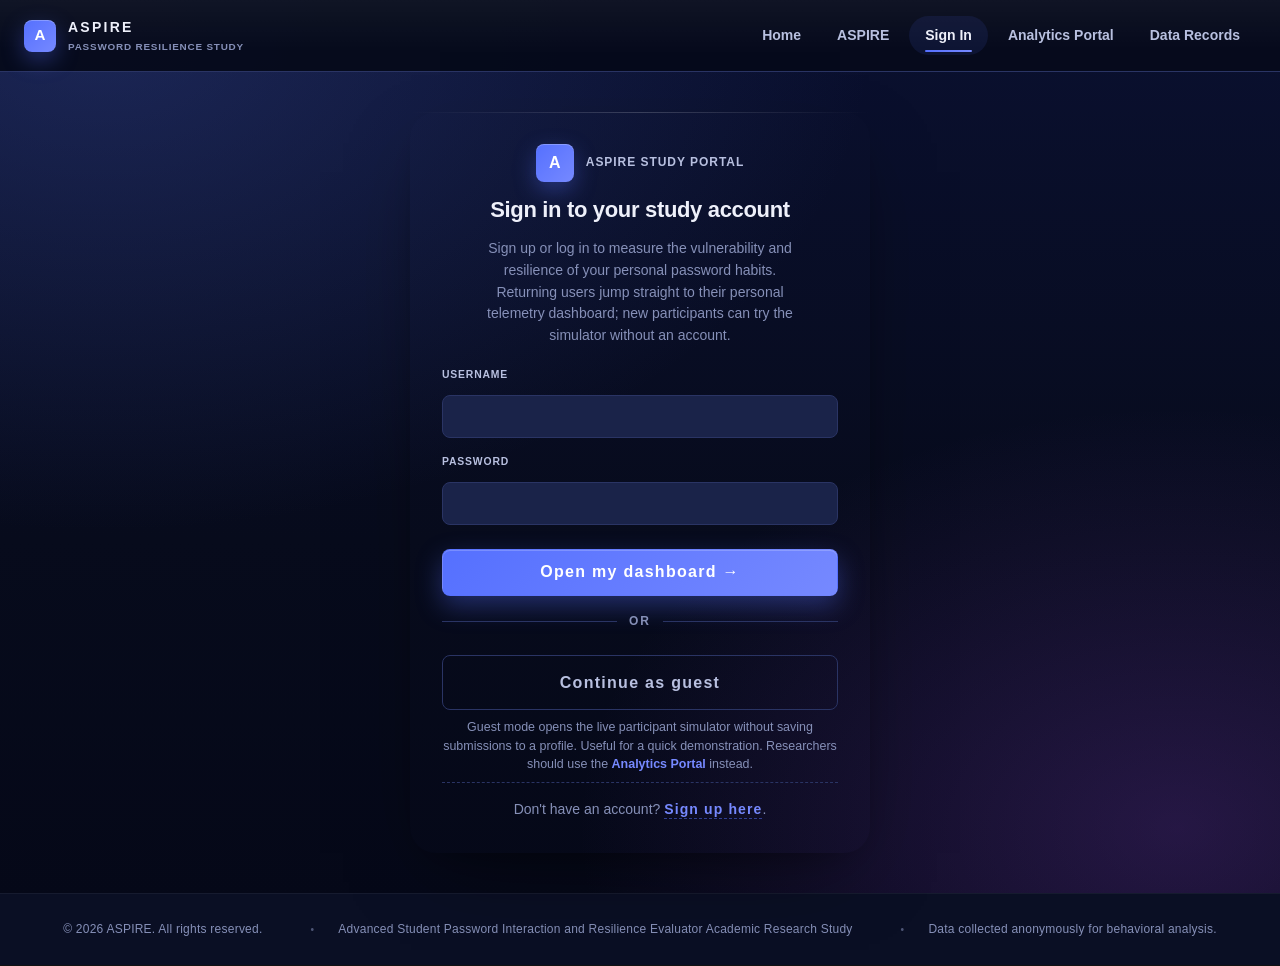
<file: sign.html>
<!DOCTYPE html>
<html lang="en">
<head>
  <meta charset="UTF-8" />
  <meta name="viewport" content="width=device-width, initial-scale=1.0" />
  <meta name="description"
        content="ASPIRE — Sign in to your study account to track your individual password resilience." />
  <title>Sign In — ASPIRE Study</title>
  <link rel="stylesheet" href="style.css" />
  <link rel="icon" type="image/svg+xml"
        href="data:image/svg+xml;utf8,<svg xmlns='http://www.w3.org/2000/svg' viewBox='0 0 64 64'><defs><linearGradient id='g' x1='0' x2='1' y1='0' y2='1'><stop offset='0' stop-color='%235570ff'/><stop offset='1' stop-color='%237689ff'/></linearGradient></defs><rect width='64' height='64' rx='14' fill='url(%23g)'/><text x='32' y='42' text-anchor='middle' font-family='-apple-system,Segoe UI,Roboto,sans-serif' font-weight='800' font-size='34' fill='white'>A</text></svg>" />
</head>
<body class="has-global-header has-global-footer">

  <!-- ============================================================
       GLOBAL NAVIGATION HEADER
       ============================================================ -->
  <header class="global-header" role="banner">
    <a class="gh-brand" href="index.html" aria-label="ASPIRE — back to hub">
      <span class="logo" aria-hidden="true">A</span>
      <span class="gh-brand-text">
        ASPIRE
        <small>Password Resilience Study</small>
      </span>
    </a>
    <nav class="desktop-nav" aria-label="Primary">
      <a href="index.html">Home</a>
      <a href="registration.html">ASPIRE</a>
      <a href="sign.html" class="active" aria-current="page">Sign In</a>
      <a href="portal.html">Analytics Portal</a>
      <a href="records.html">Data Records</a>
    </nav>
    <div class="nav-actions">
      <input class="mobile-nav-toggle" id="mobile-nav-toggle-sign" type="checkbox" />
      <label class="mobile-nav-trigger" for="mobile-nav-toggle-sign" aria-label="Toggle navigation menu">
        <span aria-hidden="true"></span>
      </label>
      <label class="mobile-nav-backdrop" for="mobile-nav-toggle-sign" aria-hidden="true"></label>
      <nav class="mobile-nav-drawer" aria-label="Primary">
        <label class="mobile-nav-close" for="mobile-nav-toggle-sign" aria-label="Close navigation">×</label>
        <a href="index.html">Home</a>
        <a href="registration.html">ASPIRE</a>
        <a href="sign.html" class="active" aria-current="page">Sign In</a>
        <a href="portal.html">Analytics Portal</a>
        <a href="records.html">Data Records</a>
      </nav>
    </div>
  </header>

  <!-- ============================================================
       SIGN-IN HUB
       Single-column, centralized card.  The card's primary job is
       the Log In form.  Guest access is presented as a secondary
       action below an "or" divider.  Sign Up is demoted to a
       footer link inside the same card so the page never splits
       attention across multiple competing columns.
       ============================================================ -->
  <main class="sign-hub">
    <section class="card sign-card" aria-labelledby="sign-title">

      <!-- §1 — Brand -->
      <div class="brand">
        <div class="logo" aria-hidden="true">A</div>
        <span>ASPIRE Study Portal</span>
      </div>

      <h1 id="sign-title">Sign in to your study account</h1>
      <p class="subtitle">
        Sign up or log in to measure the vulnerability and resilience
        of your personal password habits. Returning users jump
        straight to their personal telemetry dashboard; new
        participants can try the simulator without an account.
      </p>

      <!-- §2 — Primary focus: Log In form -->
      <form class="sign-form" id="loginForm" novalidate>
        <label for="li-username">Username</label>
        <input type="text" id="li-username" name="username"
               autocomplete="username" required />

        <label for="li-password">Password</label>
        <input type="password" id="li-password" name="password"
               autocomplete="current-password" required />

        <button type="submit" class="pathway-action primary">
          Open my dashboard →
        </button>
      </form>

      <!-- §3 — Secondary focus: Guest access -->
      <div class="sign-divider" role="separator" aria-label="or">
        <span>or</span>
      </div>

      <a class="pathway-action sign-guest" href="registration.html">
        Continue as guest
      </a>
      <p class="sign-path-note">
        Guest mode opens the live participant simulator without
        saving submissions to a profile. Useful for a quick
        demonstration. Researchers should use the
        <a href="portal.html">Analytics Portal</a> instead.
      </p>

      <!-- §4 — Footer link: Sign Up pathway -->
      <p class="sign-up-prompt">
        Don't have an account?
        <a href="#" id="signUpLink">Sign up here</a>.
      </p>

    </section>
  </main>

  <footer class="global-footer" role="contentinfo">
    <div class="gf-inner">
      <span class="gf-block gf-left">&copy; 2026 ASPIRE. All rights reserved.</span>
      <span class="gf-block gf-center">Advanced Student Password Interaction and Resilience Evaluator Academic Research Study</span>
      <span class="gf-block gf-right">Data collected anonymously for behavioral analysis.</span>
    </div>
  </footer>

  <script>
  (function () {
    'use strict';

    // ===========================================================
    // PERSONAL ACCOUNTS — local-only identity layer
    //
    //   The system stores a small registry of {username → profile}
    //   in localStorage so returning participants can log in to
    //   their personal dashboard.  No password is persisted in
    //   plain text — we keep a SHA-1 hash and a per-account
    //   telemetry record.
    //
    //   Session model: tab-lifetime, bound to sessionStorage.  The
    //   active username is written to SESSION_KEY on a successful
    //   login (and on a successful inline sign-up).  Because the
    //   browser drops sessionStorage the moment this tab closes,
    //   there is no need for an inactivity timer, countdown, or
    //   forced-logout loop.  The single setTimeout below is a
    //   brief visual error-shake and has nothing to do with the
    //   session lifecycle.
    // ===========================================================
    const ACCOUNTS_KEY  = 'aspire_accounts';
    const SESSION_KEY   = 'aspire_user_session';
    const USER_DATA_KEY = 'aspire_user_data';

    function loadAccounts() {
      try { return JSON.parse(localStorage.getItem(ACCOUNTS_KEY) || '{}'); }
      catch (_) { return {}; }
    }
    function saveAccounts(map) {
      try { localStorage.setItem(ACCOUNTS_KEY, JSON.stringify(map)); }
      catch (_) {}
    }
    function saveUserData(username, data) {
      try {
        const all = JSON.parse(localStorage.getItem(USER_DATA_KEY) || '{}');
        all[username] = data;
        localStorage.setItem(USER_DATA_KEY, JSON.stringify(all));
      } catch (_) {}
    }

    // SHA-1 (RFC 3174) — in-browser implementation so the hash
    // produced here matches what a HIBP integration would see.
    function sha1Hex(input) {
      const utf8 = unescape(encodeURIComponent(input));
      const bytes = new Array(utf8.length);
      for (let i = 0; i < utf8.length; i++) bytes[i] = utf8.charCodeAt(i);
      const ml = bytes.length * 8;
      bytes.push(0x80);
      while (bytes.length % 64 !== 56) bytes.push(0);
      for (let i = 7; i >= 0; i--) bytes.push((ml >>> (i * 8)) & 0xff);
      let h0 = 0x67452301, h1 = 0xEFCDAB89, h2 = 0x98BADCFE,
          h3 = 0x10325476, h4 = 0xC3D2E1F0;
      for (let chunk = 0; chunk < bytes.length; chunk += 64) {
        const w = new Array(80);
        for (let i = 0; i < 16; i++) {
          w[i] = (bytes[chunk + i*4] << 24)
               | (bytes[chunk + i*4 + 1] << 16)
               | (bytes[chunk + i*4 + 2] << 8)
               |  bytes[chunk + i*4 + 3];
        }
        for (let i = 16; i < 80; i++) {
          const v = w[i-3] ^ w[i-8] ^ w[i-14] ^ w[i-16];
          w[i] = (v << 1) | (v >>> 31);
        }
        let a = h0, b = h1, c = h2, d = h3, e = h4;
        for (let i = 0; i < 80; i++) {
          const f = (i < 20)  ? (b & c) | (~b & d)
                  : (i < 40)  ?  b ^ c ^ d
                  : (i < 60)  ? (b & c) | (b & d) | (c & d)
                              :  b ^ c ^ d;
          const t = ((a << 5) | (a >>> 27)) + e + f + w[i] + (
            i < 20 ? 0x5A827999 :
            i < 40 ? 0x6ED9EBA1 :
            i < 60 ? 0x8F1BBCDC :
                     0xCA62C1D6
          );
          e = d; d = c; c = (b << 30) | (b >>> 2); b = a; a = t | 0;
        }
        h0 = (h0 + a) | 0; h1 = (h1 + b) | 0; h2 = (h2 + c) | 0;
        h3 = (h3 + d) | 0; h4 = (h4 + e) | 0;
      }
      return [h0, h1, h2, h3, h4]
        .map(v => (v >>> 0).toString(16).padStart(8, '0'))
        .join('').toUpperCase();
    }

    function flashError(form, message) {
      form.classList.remove('is-error');
      void form.offsetWidth;             // reflow → animation restart
      form.classList.add('is-error');
      let hint = form.querySelector('.form-hint');
      if (!hint) {
        hint = document.createElement('p');
        hint.className = 'form-hint';
        hint.style.color = 'var(--weak)';
        hint.style.fontSize = '0.8rem';
        hint.style.marginTop = '8px';
        hint.style.textAlign = 'left';
        form.appendChild(hint);
      }
      hint.textContent = message;
      setTimeout(() => form.classList.remove('is-error'), 1200);
    }

    // ----- Log In -------------------------------------------------
    const loginForm = document.getElementById('loginForm');
    loginForm.addEventListener('submit', (e) => {
      e.preventDefault();
      const username = document.getElementById('li-username').value.trim();
      const password = document.getElementById('li-password').value;
      if (!username || !password) {
        flashError(loginForm, 'Enter your username and password to continue.');
        return;
      }
      const accounts = loadAccounts();
      const account  = accounts[username];
      if (!account || account.passwordHash !== sha1Hex(password)) {
        flashError(loginForm, 'Invalid credentials. Please try again.');
        return;
      }
      sessionStorage.setItem(SESSION_KEY, username);
      window.location.href = 'user-telemetry.html';
    });

    // ----- Footer link: opens a lightweight in-page sign-up -----
    // The footer "Sign up here" link surfaces a small inline form
    // inside the same card so the user never loses the centered
    // single-column layout.
    const signUpLink = document.getElementById('signUpLink');
    if (signUpLink) {
      signUpLink.addEventListener('click', (e) => {
        e.preventDefault();
        openSignUpOverlay();
      });
    }

    function openSignUpOverlay() {
      if (document.getElementById('signupOverlay')) return;

      const overlay = document.createElement('div');
      overlay.id = 'signupOverlay';
      overlay.className = 'sign-overlay';
      overlay.setAttribute('role', 'dialog');
      overlay.setAttribute('aria-modal', 'true');
      overlay.setAttribute('aria-labelledby', 'signupTitle');
      overlay.innerHTML = `
        <div class="sign-overlay-card">
          <button type="button" class="sign-overlay-close"
                  aria-label="Close sign-up form">×</button>
          <h2 id="signupTitle">Create your study account</h2>
          <p class="subtitle">
            Pick a username and a 12+ character password to begin
            tracking your personal password resilience.
          </p>
          <form class="sign-form" id="signupForm" novalidate>
            <label for="su-first">First name</label>
            <input type="text" id="su-first" name="firstName"
                   autocomplete="given-name" required />
            <label for="su-last">Last name</label>
            <input type="text" id="su-last" name="lastName"
                   autocomplete="family-name" required />
            <label for="su-username">Username</label>
            <input type="text" id="su-username" name="username"
                   autocomplete="username" required />
            <label for="su-password">Password (12+ characters)</label>
            <input type="password" id="su-password" name="password"
                   autocomplete="new-password" required />
            <button type="submit" class="pathway-action primary">
              Create account →
            </button>
          </form>
        </div>
      `;
      document.body.appendChild(overlay);

      const close = () => overlay.remove();
      overlay.querySelector('.sign-overlay-close').addEventListener('click', close);
      overlay.addEventListener('click', (e) => {
        if (e.target === overlay) close();
      });
      document.addEventListener('keydown', function esc(e) {
        if (e.key === 'Escape') {
          close();
          document.removeEventListener('keydown', esc);
        }
      });

      const signupForm = document.getElementById('signupForm');
      signupForm.addEventListener('submit', (ev) => {
        ev.preventDefault();
        const first    = document.getElementById('su-first').value.trim();
        const last     = document.getElementById('su-last').value.trim();
        const username = document.getElementById('su-username').value.trim();
        const password = document.getElementById('su-password').value;

        if (!first || !last) {
          flashError(signupForm, 'Please enter your first and last name.');
          return;
        }
        if (username.length < 3) {
          flashError(signupForm, 'Username must be at least 3 characters.');
          return;
        }
        if (password.length < 12) {
          flashError(signupForm, 'Password must be at least 12 characters to begin tracking.');
          return;
        }

        const accounts = loadAccounts();
        if (accounts[username]) {
          flashError(signupForm, 'That username is already taken. Try logging in instead.');
          return;
        }

        accounts[username] = {
          firstName: first,
          lastName:  last,
          passwordHash: sha1Hex(password),
          createdAt: new Date().toISOString()
        };
        saveAccounts(accounts);
        saveUserData(username, {
          submissions: [],
          interventions: [],
          resilience: [],
          createdAt: new Date().toISOString()
        });

        sessionStorage.setItem(SESSION_KEY, username);
        window.location.href = 'user-telemetry.html';
      });
    }
  })();
  </script>
</body>
</html>
</file>
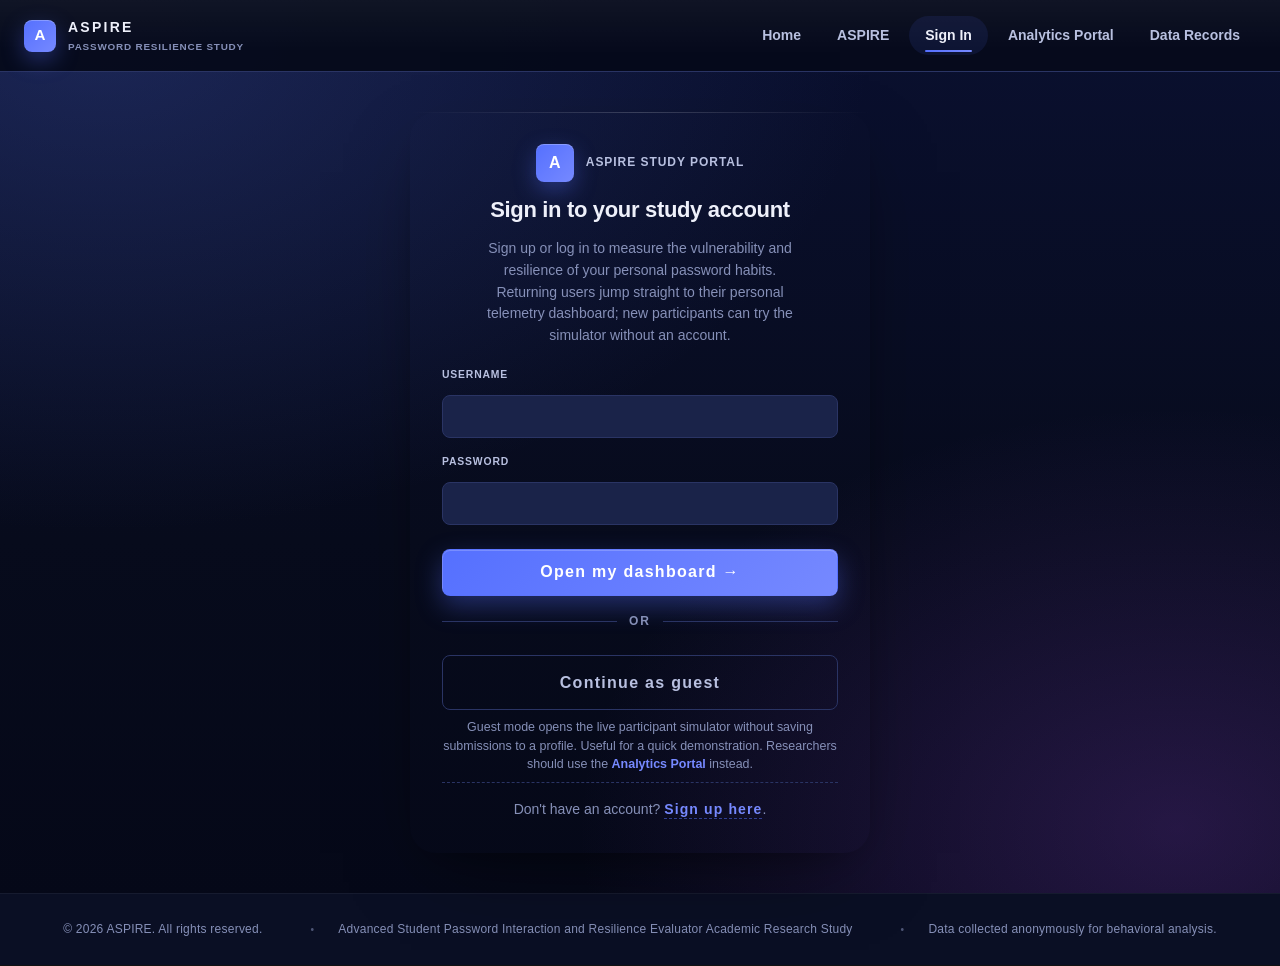
<file: user-telemetry.html>
<!DOCTYPE html>
<html lang="en">
<head>
  <meta charset="UTF-8" />
  <meta name="viewport" content="width=device-width, initial-scale=1.0, maximum-scale=1.0, user-scalable=no" />
  <meta name="description"
        content="ASPIRE — Your personal password resilience dashboard. Review your submission history, behavioral flow, and Resilience Delta." />
  <title>My Telemetry — ASPIRE Study</title>
  <link rel="stylesheet" href="style.css" />
  <link rel="icon" type="image/svg+xml"
        href="data:image/svg+xml;utf8,<svg xmlns='http://www.w3.org/2000/svg' viewBox='0 0 64 64'><defs><linearGradient id='g' x1='0' x2='1' y1='0' y2='1'><stop offset='0' stop-color='%235570ff'/><stop offset='1' stop-color='%237689ff'/></linearGradient></defs><rect width='64' height='64' rx='14' fill='url(%23g)'/><text x='32' y='42' text-anchor='middle' font-family='-apple-system,Segoe UI,Roboto,sans-serif' font-weight='800' font-size='34' fill='white'>A</text></svg>" />
</head>
<body class="has-global-header has-global-footer">

  <!-- ============================================================
       GLOBAL NAVIGATION HEADER
       ============================================================ -->
  <header class="global-header" role="banner">
    <a class="gh-brand" href="index.html" aria-label="ASPIRE — back to hub">
      <span class="logo" aria-hidden="true">A</span>
      <span class="gh-brand-text">
        ASPIRE
        <small>Password Resilience Study</small>
      </span>
    </a>
    <nav class="desktop-nav" aria-label="Primary">
      <a href="index.html">Home</a>
      <a href="registration.html">ASPIRE</a>
      <a href="sign.html">Sign In</a>
      <a href="portal.html">Analytics Portal</a>
      <a href="records.html" class="active" aria-current="page">Data Records</a>
    </nav>
    <div class="nav-actions">
      <input class="mobile-nav-toggle" id="mobile-nav-toggle-index" type="checkbox" />
      <label class="mobile-nav-trigger" for="mobile-nav-toggle-index" aria-label="Toggle navigation menu">
        <span aria-hidden="true"></span>
      </label>
      <label class="mobile-nav-backdrop" for="mobile-nav-toggle-index" aria-hidden="true"></label>
      <nav class="mobile-nav-drawer" aria-label="Primary">
        <label class="mobile-nav-close" for="mobile-nav-toggle-index" aria-label="Close navigation">×</label>
        <a href="index.html">Home</a>
        <a href="registration.html">ASPIRE</a>
        <a href="sign.html">Sign In</a>
        <a href="portal.html">Analytics Portal</a>
        <a href="records.html" class="active" aria-current="page">Data Records</a>
      </nav>
    </div>
  </header>

  <!-- ============================================================
       PERSONAL DASHBOARD
       A private view of just the signed-in user's data:
         §1  Hero — greeting + key stats
         §2  Personal behavioral flow (intervention history)
         §3  Submission log (only this user's rows)
         §4  Account actions
       ============================================================ -->
  <main class="user-page">

    <!-- §1 — Hero -->
    <section class="user-hero" aria-labelledby="user-hero-h1">
      <div class="user-hero-text">
        <div class="hero-kicker">Single-user telemetry</div>
        <h1 id="user-hero-h1">Telemetry profile</h1>
        <p class="subtitle" id="user-greeting">
          Review how your password choices have evolved over time.
        </p>
        <div class="identity-strip">
          <div class="identity-chip">
            <span class="label">User ID</span>
            <strong id="userIdentityId">—</strong>
          </div>
          <div class="identity-chip">
            <span class="label">Last active</span>
            <strong id="userIdentityLast">—</strong>
          </div>
          <div class="identity-chip">
            <span class="label">Resilience score</span>
            <strong id="userIdentityResilience">—</strong>
          </div>
        </div>
      </div>
      <div class="user-hero-actions">
        <a class="btn" href="sign.html">Switch account</a>
        <button class="btn danger" id="signOutBtn" type="button">Sign out</button>
      </div>
    </section>

    <section class="sandbox-shell" aria-labelledby="sandbox-title">
      <div class="sandbox-card">
        <div class="sandbox-heading">
          <div>
            <div class="hero-kicker">Secure Practice Sandbox</div>
            <h2 id="sandbox-title">Train against your past habits</h2>
            <p class="subtitle">Practice a password in a safe, guided space and compare it against your historical average.</p>
          </div>
          <button class="btn sandbox-btn" id="sandboxChallengeBtn" type="button">Random challenge</button>
        </div>

        <div class="sandbox-command-card" aria-labelledby="sandboxCommandTitle">
          <div class="sandbox-command-copy">
            <div class="hero-kicker">Command Center</div>
            <h3 id="sandboxCommandTitle">Practice a password in a focused, high-tech workspace</h3>
            <p class="subtitle">Type a candidate passphrase, inspect its live resilience profile, and compare it with your own history without leaving the page.</p>
            <div class="command-center-suggestion-engine" aria-label="Password suggestion engine">
              <div class="suggestion-window" id="sandboxSuggestionWindow" role="status" aria-live="polite">
                <div class="suggestion-window-title">Live suggested alternative</div>
                <div class="suggestion-window-value" id="sandboxSuggestionValue">Awaiting input</div>
              </div>
              <div class="suggestions">
                <h3>Suggested strong alternatives</h3>
                <ul class="suggestion-list" id="sandboxSuggestionList"></ul>
              </div>
            </div>
          </div>
          <div class="sandbox-command-controls">
            <label class="sandbox-label" for="sandboxPassword">Practice password</label>
            <div class="input-wrap sandbox-input-wrap">
              <input class="sandbox-input" id="sandboxPassword" type="text" autocomplete="off" spellcheck="false" placeholder="Try a stronger password" aria-describedby="sandboxHelperText" />
              <button class="sandbox-info" id="sandboxTooltipTrigger" type="button" aria-label="Explain the current vulnerability">i</button>
            </div>
            <div class="sandbox-tooltip" id="sandboxTooltip" role="tooltip">Use the checker below to see why a password might still be weak.</div>
            <div class="command-center-suggestion" id="commandCenterSuggestion" role="status" aria-live="polite"></div>
            <button class="submit-btn sandbox-commit" id="sandboxCommitBtn" type="button">Commit to profile</button>
          </div>
        </div>

        <div class="sandbox-layout">
          <div class="sandbox-primary">
            <div class="sandbox-panel-card sandbox-diagnostic-card">
              <div class="sandbox-panel-heading">
                <div class="sandbox-panel-heading-copy">
                  <span class="status-indicator" aria-hidden="true"></span>
                  <div class="hero-kicker">REAL-TIME PASSPHRASE RESILIENCE AUDIT</div>
                </div>
              </div>

              <div class="telemetry-chamber is-open" aria-live="polite" aria-atomic="false">
                <div class="telemetry" aria-live="polite" aria-atomic="false">
                  <div class="telemetry-section telemetry-basic is-open" data-section="basic" data-open="true">
                    <h4>Basic properties</h4>
                    <div class="telemetry-basic-grid">
                      <div class="telemetry-basic-left">
                        <div class="telemetry-row">
                          <div class="telemetry-metric">
                            <span>Strength rating</span>
                            <span class="v" id="sandboxStrengthValue">—</span>
                          </div>
                          <div class="telemetry-track" id="sandboxStrengthBar"><div class="fill"></div></div>
                        </div>
                        <div class="telemetry-row">
                          <div class="telemetry-metric">
                            <span>String length</span>
                            <span class="v" id="sandboxLengthValue">0</span>
                          </div>
                          <div class="telemetry-track length" id="sandboxLengthBar"><div class="fill"></div></div>
                        </div>
                      </div>
                      <div class="telemetry-basic-right">
                        <div class="telemetry-row">
                          <div class="telemetry-metric">
                            <span>Information entropy</span>
                            <span class="v" id="sandboxEntropyValue">0.00 bits</span>
                          </div>
                          <div class="telemetry-track" id="sandboxEntropyBar"><div class="fill"></div></div>
                        </div>
                        <div class="diversity" id="sandboxDiversity" aria-label="Character class presence">
                          <span class="pill" data-key="lower"><span class="dot"></span>a–z</span>
                          <span class="pill" data-key="upper"><span class="dot"></span>A–Z</span>
                          <span class="pill" data-key="digit"><span class="dot"></span>0–9</span>
                          <span class="pill" data-key="special"><span class="dot"></span>!@#</span>
                        </div>
                      </div>
                    </div>
                  </div>

                  <div class="telemetry-section telemetry-alerts is-open" data-section="alerts" data-open="true">
                    <h4>Behavioral alerts</h4>
                    <div class="breach" id="sandboxBreach" data-state="idle" role="status" aria-live="polite">
                      <span class="breach-icon" aria-hidden="true">✔</span>
                      <div class="breach-body">
                        <div class="breach-headline" id="sandboxBreachHeadline">Awaiting password input</div>
                        <div class="breach-sub" id="sandboxBreachSub">Checking common breach patterns and structural weaknesses.</div>
                      </div>
                    </div>
                    <div class="warnings" id="sandboxWarnings" role="status">
                      <ul id="sandboxWarningList"></ul>
                    </div>
                    <div class="pattern-alerts" id="sandboxPatternAlerts" role="status" aria-live="polite"></div>
                  </div>

                  <div class="telemetry-simulation is-open">
                    <h4>Cyber attack simulation</h4>
                    <div class="telemetry-simulation-grid">
                      <div class="telemetry-simulation-column">
                        <div class="threats">
                          <div class="threat-group">
                            <div class="group-title">Brute force attack <small>raw combinations ÷ throughput</small></div>
                            <div class="threat-row">
                              <div class="threat-row-text">
                                <span class="name">Desktop PC</span>
                                <span class="time" id="sandboxBfDesktopTime">—</span>
                              </div>
                              <div class="threat-track"><div class="fill" id="sandboxBfDesktopFill"></div></div>
                            </div>
                            <div class="threat-row">
                              <div class="threat-row-text">
                                <span class="name">Discrete GPU</span>
                                <span class="time" id="sandboxBfGpuTime">—</span>
                              </div>
                              <div class="threat-track"><div class="fill" id="sandboxBfGpuFill"></div></div>
                            </div>
                            <div class="threat-row">
                              <div class="threat-row-text">
                                <span class="name">GPU farm cluster</span>
                                <span class="time" id="sandboxBfFarmTime">—</span>
                              </div>
                              <div class="threat-track"><div class="fill" id="sandboxBfFarmFill"></div></div>
                            </div>
                          </div>
                        </div>
                      </div>
                      <div class="telemetry-simulation-column">
                        <div class="threats">
                          <div class="threat-group">
                            <div class="group-title">Optimized dictionary attack <small>search space ÷ 10⁴</small></div>
                            <div class="threat-row">
                              <div class="threat-row-text">
                                <span class="name">Desktop PC</span>
                                <span class="time" id="sandboxOaDesktopTime">—</span>
                              </div>
                              <div class="threat-track"><div class="fill" id="sandboxOaDesktopFill"></div></div>
                            </div>
                            <div class="threat-row">
                              <div class="threat-row-text">
                                <span class="name">Discrete GPU</span>
                                <span class="time" id="sandboxOaGpuTime">—</span>
                              </div>
                              <div class="threat-track"><div class="fill" id="sandboxOaGpuFill"></div></div>
                            </div>
                            <div class="threat-row">
                              <div class="threat-row-text">
                                <span class="name">GPU farm cluster</span>
                                <span class="time" id="sandboxOaFarmTime">—</span>
                              </div>
                              <div class="threat-track"><div class="fill" id="sandboxOaFarmFill"></div></div>
                            </div>
                          </div>
                        </div>
                      </div>
                    </div>
                  </div>
                </div>
              </div>
            </div>
          </div>

          <div class="rgt-root" id="rgtRoot" aria-label="Strength guide and advisory">
            <div class="rgt-card rgt-score" id="sandboxScoreDial" data-tier="weak" style="--pct: 0;" role="status" aria-live="polite">
              <div class="rgt-score-gauge">
                <span class="rgt-score-value" id="sandboxScoreDialValue">0</span>
              </div>
              <div class="rgt-score-text">
                <span class="rgt-score-label">Resilience Score</span>
                <span class="rgt-score-tier" id="sandboxScoreDialTier">Awaiting input</span>
                <span class="rgt-score-sub" id="sandboxScoreDialSub">Start typing to compute resilience.</span>
              </div>
            </div>

            <div class="rgt-card rgt-grid-card">
              <h4 class="rgt-card-title">Requirement badges</h4>
              <div class="rgt-grid" id="sandboxChecklist" aria-label="Password requirements">
                <div class="rgt-pill" data-rule="length"><span class="rgt-dot"></span> 12+ characters</div>
                <div class="rgt-pill" data-rule="upper"><span class="rgt-dot"></span> Uppercase letter</div>
                <div class="rgt-pill" data-rule="lower"><span class="rgt-dot"></span> Lowercase letter</div>
                <div class="rgt-pill" data-rule="number"><span class="rgt-dot"></span> A number</div>
                <div class="rgt-pill" data-rule="special"><span class="rgt-dot"></span> Special character</div>
                <div class="rgt-pill" data-rule="sequence"><span class="rgt-dot"></span> Non-consecutive</div>
              </div>
            </div>

            <div class="rgt-card rgt-pattern" aria-label="Pattern and vulnerability breakdown">
              <h4 class="rgt-card-title">Pattern &amp; Vulnerability Breakdown</h4>
              <ul class="rgt-bullet" id="sandboxPatternList">
                <li data-key="keyboard" data-state="idle"><span class="rgt-pattern-label">Keyboard spatial walk</span><span class="rgt-pattern-value" id="sandboxPatternKeyboard">scanning…</span></li>
                <li data-key="dictionary" data-state="idle"><span class="rgt-pattern-label">Dictionary / name match</span><span class="rgt-pattern-value" id="sandboxPatternDictionary">scanning…</span></li>
                <li data-key="repetition" data-state="idle"><span class="rgt-pattern-label">Repetition or repeating block</span><span class="rgt-pattern-value" id="sandboxPatternRepetition">scanning…</span></li>
                <li data-key="substitution" data-state="idle"><span class="rgt-pattern-label">Predictable substitution (a→@)</span><span class="rgt-pattern-value" id="sandboxPatternSubstitution">scanning…</span></li>
              </ul>
            </div>

            <div class="rgt-card rgt-advisory" id="rgtAdvisory" aria-label="Why this matters">
              <h4 class="rgt-card-title">Why This Matters</h4>
              <p id="sandboxRationaleText">Length and unpredictability multiply the cost of attack. A long passphrase built from unrelated words is far harder to guess than a short, predictable substitution.</p>
            </div>

            <div class="rgt-helper" id="sandboxHelperText" role="status" aria-live="polite">Start typing to see feedback.</div>
          </div>
        </div>
      </div>
    </section>

    <div class="intervention-modal" id="sandboxInterventionModal" role="dialog" aria-modal="true" aria-labelledby="sandboxInterventionTitle" aria-describedby="sandboxInterventionDesc">
      <div class="intervention-modal-card">
        <button class="intervention-modal-close" id="sandboxInterventionClose" type="button" aria-label="Close suggestion">×</button>
        <div class="intervention-modal-header">
          <div class="hero-kicker">Real-time suggestion engine</div>
          <h3 id="sandboxInterventionTitle">Suggested alternative</h3>
          <p id="sandboxInterventionDesc">We are hardening your current input into a safer passphrase as you type.</p>
        </div>
        <div class="suggestion-box">
          <div class="suggestion-label">Suggested alternative</div>
          <div class="suggestion-output" id="liveSuggestionOutput">—</div>
          <button class="btn intervention-modal-action" id="applySuggestionBtn" type="button">Apply Resilient Suggestion</button>
        </div>
        <div class="intervention-modal-grid">
          <article class="intervention-card">
            <div class="intervention-card-title">Vulnerability scan</div>
            <ul class="intervention-list" id="liveScanList">
              <li>Start typing to see the first live warning.</li>
            </ul>
          </article>
          <article class="intervention-card">
            <div class="intervention-card-title">Strength lift</div>
            <div class="lift-stat" id="liftStatValue">+0 pts</div>
            <div class="lift-copy" id="liftStatCopy">A stronger pattern can make the next attempt much harder to crack.</div>
          </article>
        </div>
      </div>
    </div>

    <section class="user-summary-grid" aria-label="User progress summary">
      <article class="user-summary-card">
        <div class="summary-heading">
          <div class="summary-title">Current status</div>
          <div class="status-pill" id="userCurrentStatus">Currently: —</div>
        </div>
        <div class="progress-track" aria-hidden="true">
          <div class="progress-bar" id="userProgressBar"></div>
        </div>
        <div class="summary-meta" id="userProgressLabel">0% of sessions reached Good or Strong</div>
      </article>
      <article class="user-summary-card">
        <div class="summary-heading">
          <div class="summary-title">Strength trend</div>
          <div class="trend-caption" id="userTrendCaption">Tracking tier movement over time</div>
        </div>
        <svg class="user-trend-svg" id="userTrendChart" viewBox="0 0 220 90" role="img" aria-label="Strength trend over time"></svg>
      </article>
    </section>

    <!-- §2 — Personal KPIs -->
    <section class="stats user-stats" aria-label="Your summary statistics">
      <div class="stat" data-stat-height="92">
        <div class="label">Your submissions</div>
        <div class="value" id="userStatTotal">0</div>
        <div class="sub">All time</div>
      </div>
      <div class="stat" data-stat-height="92">
        <div class="label">Strongest tier reached</div>
        <div class="value" id="userStatBest">—</div>
        <div class="sub">Personal best</div>
      </div>
      <div class="stat highlight" data-stat-height="92">
        <div class="label">Interventions</div>
        <div class="value" id="userStatInterv">0</div>
        <div class="sub">times you were warned</div>
      </div>
      <div class="stat highlight" data-stat-height="92">
        <div class="label">Resilience Delta</div>
        <div class="value" id="userStatDelta">—</div>
        <div class="sub">avg. tier jump per intervention</div>
      </div>
    </section>

    <!-- §3 — Personal behavioral flow -->
    <section class="resilience user-history-section" aria-label="Your behavioral flow">
      <div class="resilience-header">
        <h3>Your behavioral flow
          <small>session-by-session evolution</small>
        </h3>
        <div class="resilience-count">
          <strong id="userResilienceCount">0</strong> intervention sessions
        </div>
      </div>
      <div class="resilience-empty" id="userResilienceEmpty">
        <p>No intervention sessions yet. Generate a weak submission in
           the <a href="registration.html">simulator</a> to record your
           first behavioral flow.</p>
      </div>
      <div class="user-history-list" id="userResilienceTimeline"></div>
    </section>

    <!-- §4 — Personal submission log -->
    <section class="logs user-log-section" aria-label="Your submission history">
      <div class="logs-header">
        <h3>Your submission log
          <small id="userLogsCount">0 entries</small>
        </h3>
        <div class="filters" role="group" aria-label="Filter by tier">
          <button class="filter-btn active" data-user-filter="all">All</button>
          <button class="filter-btn" data-user-filter="weak">Weak</button>
          <button class="filter-btn" data-user-filter="fair">Fair</button>
          <button class="filter-btn" data-user-filter="good">Good</button>
          <button class="filter-btn" data-user-filter="strong">Strong</button>
        </div>
      </div>
      <div class="user-log-list" id="userLogList"></div>
      <div class="empty" id="userEmptyState">
        <h3>No submissions yet</h3>
        <p>Open the <a href="registration.html">simulator</a> to record
           your first password attempt.</p>
      </div>
    </section>
  </main>

  <footer class="global-footer" role="contentinfo">
    <div class="gf-inner">
      <span class="gf-block gf-left">&copy; 2026 ASPIRE. All rights reserved.</span>
      <span class="gf-block gf-center">Advanced Student Password Interaction and Resilience Evaluator Academic Research Study</span>
      <span class="gf-block gf-right">Data collected anonymously for behavioral analysis.</span>
    </div>
  </footer>

  <div id="detailsModal" class="modal">
    <div class="modal-content">
      <span class="close-btn" aria-label="Close details">&times;</span>
      <div id="modalBody"></div>
    </div>
  </div>

  <script>
  (function () {
    'use strict';

    // ===========================================================
    // PERSONAL DASHBOARD CONTROLLER
    //   The data shown here is filtered to a single signed-in
    //   participant.  Submissions, interventions and resilience
    //   records are stored per-username by the registration
    //   module; we read the same storage keys but only the rows
    //   whose `username` matches the active session.
    // ===========================================================
    const SESSION_KEY    = 'aspire_user_session';
    const USER_DATA_KEY  = 'aspire_user_data';
    const SUBMISSIONS_KEY = 'aspire_submissions';
    const INTERV_KEY     = 'aspire_interventions';
    const RESILIENCE_KEY = 'aspire_resilience';

    const sessionUser = sessionStorage.getItem(SESSION_KEY);
    if (!sessionUser) {
      window.location.href = 'sign.html';
      return;
    }

    function loadJSON(key) {
      try { return JSON.parse(localStorage.getItem(key) || 'null'); }
      catch (_) { return null; }
    }

    // ----- Personal account greeting -----------------------------
    const accounts = loadJSON('aspire_accounts') || {};
    const account  = accounts[sessionUser] || {};
    const greeting = document.getElementById('user-greeting');
    if (greeting && account.firstName) {
      greeting.textContent =
        'Signed in as ' + account.firstName + ' ' + (account.lastName || '') +
        '. Below is your personal telemetry — no aggregate study data is shown.';
    }

    // ----- Filter to this user only ------------------------------
    let subs       = (loadJSON(SUBMISSIONS_KEY) || []).filter(s => s.username === sessionUser);
    let intervs    = (loadJSON(INTERV_KEY) || []).filter(i => i.username === sessionUser);
    let resilience = (loadJSON(RESILIENCE_KEY) || []).filter(r => r.username === sessionUser);
    const tierOrder = { weak: 0, fair: 1, good: 2, strong: 3 };
    const cap = s => s.charAt(0).toUpperCase() + s.slice(1);

    // ----- Sandbox references ----------------------------------
    const sandboxInput = document.getElementById('sandboxPassword');
    const sandboxTooltip = document.getElementById('sandboxTooltip');
    const sandboxTooltipTrigger = document.getElementById('sandboxTooltipTrigger');
    const sandboxChallengeBtn = document.getElementById('sandboxChallengeBtn');
    const sandboxChallengeText = document.getElementById('sandboxChallengeText');
    const sandboxCommitBtn = document.getElementById('sandboxCommitBtn');
    const sandboxGaugeFill = document.getElementById('sandboxGaugeFill');
    const sandboxGaugeCopy = document.getElementById('sandboxGaugeCopy');
    const sandboxHistoryFill = document.getElementById('sandboxHistoryFill');
    const sandboxHistoryCopy = document.getElementById('sandboxHistoryCopy');
    const sandboxShell = document.querySelector('.sandbox-card');
    const sandboxStrengthValue = document.getElementById('sandboxStrengthValue');
    const sandboxStrengthBar = document.getElementById('sandboxStrengthBar');
    const sandboxLengthValue = document.getElementById('sandboxLengthValue');
    const sandboxLengthBar = document.getElementById('sandboxLengthBar');
    const sandboxEntropyValue = document.getElementById('sandboxEntropyValue');
    const sandboxEntropyBar = document.getElementById('sandboxEntropyBar');
    const sandboxDiversity = document.getElementById('sandboxDiversity');
    const sandboxBreach = document.getElementById('sandboxBreach');
    const sandboxBreachHeadline = document.getElementById('sandboxBreachHeadline');
    const sandboxBreachSub = document.getElementById('sandboxBreachSub');
    const sandboxWarnings = document.getElementById('sandboxWarnings');
    const sandboxWarningList = document.getElementById('sandboxWarningList');
    const sandboxHelperText = document.getElementById('sandboxHelperText');
    const sandboxChecklist = document.getElementById('sandboxChecklist');
    const sandboxScoreDial = document.getElementById('sandboxScoreDial');
    const sandboxScoreDialValue = document.getElementById('sandboxScoreDialValue');
    const sandboxScoreDialTier = document.getElementById('sandboxScoreDialTier');
    const sandboxScoreDialSub = document.getElementById('sandboxScoreDialSub');
    const sandboxPatternList = document.getElementById('sandboxPatternList');
    const sandboxRationaleText = document.getElementById('sandboxRationaleText');
    const sandboxSuggestionWindow = document.getElementById('sandboxSuggestionWindow');
    const sandboxSuggestionValue = document.getElementById('sandboxSuggestionValue');
    const sandboxSuggestionList = document.getElementById('sandboxSuggestionList');
    const coachingSuggestionOutput = document.getElementById('coachingSuggestionOutput');
    const coachingDiagnostic = document.getElementById('coachingDiagnostic');
    const coachingLiftValue = document.getElementById('coachingLiftValue');
    const coachingApplyBtn = document.getElementById('coachingApplyBtn');

    const COMMON_PASSWORDS = new Set([
      'password', 'password1', 'password123', '12345678', '123456789',
      'qwerty', 'qwerty123', 'letmein', 'welcome', 'admin', 'iloveyou',
      'princess', 'monkey', 'dragon', 'sunshine', 'master', 'football',
      'shadow', 'ashley', 'bailey', 'passw0rd', 'abc123', '111111',
      '000000', '654321', 'superman', 'batman'
    ]);
    const TLM_POOLS = [
      { key: 'lower', size: 26, test: p => /[a-z]/.test(p) },
      { key: 'upper', size: 26, test: p => /[A-Z]/.test(p) },
      { key: 'digit', size: 10, test: p => /[0-9]/.test(p) },
      { key: 'special', size: 33, test: p => /[!@#$%^&*()_+\-=\[\]{}|;':",./<>?]/.test(p) }
    ];

    function scoreLength(L) {
      if (L < 8) return 0;
      if (L <= 11) return 5;
      if (L <= 15) return 20;
      if (L <= 20) return 28;
      return 30;
    }

    function scoreDiversity(presentCount) {
      if (presentCount <= 1) return 0;
      if (presentCount === 2) return 12;
      if (presentCount === 3) return 20;
      return 25;
    }

    function scorePattern(password, scan) {
      let pts = 25;
      pts -= scan.penalties.length * 8;
      return Math.max(0, pts);
    }

    function scoreEntropy(entropy) {
      if (entropy < 40) return 0;
      if (entropy < 60) return 8;
      if (entropy < 80) return 14;
      return 20;
    }

    function tlmTier(scoreOrEntropy) {
      if (scoreOrEntropy < 36)  return { tier: 'weak',  label: 'Weak' };
      if (scoreOrEntropy < 66)  return { tier: 'fair',  label: 'Fair' };
      if (scoreOrEntropy < 86)  return { tier: 'good',  label: 'Good' };
      if (scoreOrEntropy < 100) return { tier: 'strong', label: 'Strong' };
      return                      { tier: 'ultra', label: 'Very Strong' };
    }

    function scoreToTier(score) {
      return tlmTier(score).tier;
    }

    function tierLabel(tier) {
      return { weak: 'Weak', fair: 'Fair', good: 'Good', strong: 'Strong', ultra: 'Very Strong' }[tier] || '—';
    }

    function evaluate(password) {
      const passed = {
        length:   false,
        upper:    false,
        lower:    false,
        number:   false,
        special:  false,
        sequence: true
      };
      const suggestions = [];

      const value = String(password || '').trim();
      if (!value) {
        return {
          score: 0,
          tier: 'weak',
          passed,
          suggestions: ['Start typing to see feedback.'],
          isCommon: false,
          breakdown: { length: 0, diversity: 0, pattern: 0, entropy: 0 },
          penalties: [],
          warnings: [],
          entropy: 0,
          presentCount: 0
        };
      }

      passed.length  = value.length >= 12;
      passed.upper   = /[A-Z]/.test(value);
      passed.lower   = /[a-z]/.test(value);
      passed.number  = /[0-9]/.test(value);
      passed.special = /[!@#$%^&*(),.?":{}|<>_\-+=\[\]\\;'/`~]/.test(value);

      const present = TLM_POOLS.filter(p => p.test(value));
      passed.sequence = present.length >= 3 && !scanPatterns(value).penalties
                           .some(p => p.key === 'sequence');

      const isCommon = COMMON_PASSWORDS.has(value.toLowerCase());
      const lower = value.toLowerCase();
      const personalTokens = [sessionUser].filter(t => t && t.length >= 3);
      const isPersonal = personalTokens.length > 0 && personalTokens.some(t => lower.includes(t.toLowerCase()));

      const scan = scanPatterns(value);
      const { entropy } = tlmEntropy(value);

      const breakdown = {
        length:    scoreLength(value.length),
        diversity: scoreDiversity(present.length),
        pattern:   scorePattern(value, scan),
        entropy:   scoreEntropy(entropy)
      };
      let raw = breakdown.length + breakdown.diversity + breakdown.pattern + breakdown.entropy;

      if (scan.penalties.length) {
        const worst = Math.min(...scan.penalties.map(p => p.multiplier));
        raw *= worst;
      }
      if (isCommon)   raw *= 0.30;
      if (isPersonal) raw *= 0.60;

      const score = Math.max(0, Math.round(raw));
      const tier  = tlmTier(score).tier;

      if (value.length < 12) {
        suggestions.push('Add more characters — aim for a minimum of 12 to 16 characters.');
      }
      if (present.length < 4) {
        suggestions.push('Mix uppercase and lowercase letters, and include numbers throughout the password.');
      }
      if (scan.penalties.length) {
        suggestions.push('Remove predictable sequences, personal dates, or standard dictionary words.');
      }
      if (!passed.special) {
        suggestions.push('Add at least one special character (!, @, #, %, …).');
      } else if (scan.penalties.some(p => p.key === 'lazySymbol')) {
        suggestions.push('Integrate special characters randomly, avoiding placing a single symbol at the very end.');
      }
      if (isCommon)   suggestions.push('This password appears on lists of commonly-leaked passwords — choose a different one.');
      if (isPersonal) suggestions.push('Avoid using your name, username, or other personal information.');
      if (!passed.sequence) {
        suggestions.push('Avoid obvious sequences like "1234" or "abcd".');
      }
      if (!suggestions.length || score >= 100) {
        suggestions.push('Excellent! Your password meets all our security checks.');
      }

      return {
        score,
        tier,
        passed,
        suggestions,
        isCommon,
        breakdown,
        penalties: scan.penalties,
        warnings: scan.warnings,
        entropy,
        presentCount: present.length
      };
    }

    function tlmEntropy(password) {
      const present = TLM_POOLS.filter(p => p.test(password));
      const R = present.reduce((sum, pool) => sum + pool.size, 0);
      const L = password.length;
      return { L, R, entropy: (L > 0 && R > 1) ? L * Math.log(R) / Math.LN2 : 0, present };
    }

    function mapEntropyToNormalizedScore(entropy) {
      const value = Math.max(0, entropy);
      if (value < 28) {
        return { score: Math.round((value / 28) * 30), tier: 'weak', label: 'Weak' };
      }
      if (value < 45) {
        return { score: 31 + Math.round(((value - 28) / 17) * 29), tier: 'fair', label: 'Fair' };
      }
      if (value < 60) {
        return { score: 61 + Math.round(((value - 45) / 15) * 24), tier: 'strong', label: 'Strong' };
      }
      return { score: Math.min(100, 86 + Math.round(Math.min(14, ((value - 60) / 40) * 14))), tier: 'ultra', label: 'Very Strong' };
    }

    function updateCharacterPoolBadges(password) {
      if (!sandboxDiversity) return;
      sandboxDiversity.querySelectorAll('.pill').forEach(pill => {
        const key = pill.dataset.key;
        const met = key === 'lower' ? /[a-z]/.test(password)
                  : key === 'upper' ? /[A-Z]/.test(password)
                  : key === 'digit' ? /[0-9]/.test(password)
                  : /[!@#$%^&*()_+\-=[\]{}|;':",./<>?]/.test(password);
        pill.classList.toggle('met', met);
      });
    }

    function tlmCrackTime(password, hw, optimized) {
      if (!password) return { seconds: 0, fraction: 0 };
      const { R, L } = tlmEntropy(password);
      if (R <= 1 || L === 0) return { seconds: Infinity, fraction: 1 };
      const divisor = optimized ? TLM_HARDWARE[hw] * TLM_OPT_DIVISOR : TLM_HARDWARE[hw];
      const logCombos = L * Math.log10(R);
      const logDivisor = Math.log10(divisor);
      const logSeconds = logCombos - logDivisor;
      let seconds;
      if (logSeconds > 308) {
        seconds = Number.MAX_VALUE * Math.pow(10, logSeconds - 308);
        if (!isFinite(seconds)) seconds = Infinity;
      } else {
        seconds = Math.pow(10, logSeconds);
      }
      const fraction = seconds === 0 ? 0 : !isFinite(seconds) ? 1 : Math.min(1, Math.max(0, logSeconds) / 30);
      return { seconds, fraction };
    }

    const HIBP_RANGE_API = 'https://api.pwnedpasswords.com/range/';
    let sandboxBreachQuerySeq = 0;
    let sandboxBreachData = { password: '', count: null, state: 'idle', fetchedAt: 0, pending: false };
    const breachFmt = new Intl.NumberFormat('en-US');

    async function sha1Hex(input) {
      if (typeof crypto !== 'undefined' && crypto.subtle) {
        return crypto.subtle.digest('SHA-1', new TextEncoder().encode(input))
          .then(buf => Array.from(new Uint8Array(buf))
            .map(b => b.toString(16).padStart(2, '0')).join('').toUpperCase());
      }
      return Promise.resolve(sha1Fallback(input));
    }

    function sha1Fallback(msg) {
      const utf8 = unescape(encodeURIComponent(msg));
      const bytes = new Array(utf8.length);
      for (let i = 0; i < utf8.length; i++) bytes[i] = utf8.charCodeAt(i);
      const ml = bytes.length * 8;
      bytes.push(0x80);
      while (bytes.length % 64 !== 56) bytes.push(0);
      for (let i = 7; i >= 0; i--) bytes.push((ml >>> (i * 8)) & 0xff);
      let h0 = 0x67452301, h1 = 0xEFCDAB89, h2 = 0x98BADCFE,
          h3 = 0x10325476, h4 = 0xC3D2E1F0;
      for (let chunk = 0; chunk < bytes.length; chunk += 64) {
        const w = new Array(80);
        for (let i = 0; i < 16; i++) {
          w[i] = (bytes[chunk + i*4] << 24) |
                 (bytes[chunk + i*4 + 1] << 16) |
                 (bytes[chunk + i*4 + 2] << 8) |
                 (bytes[chunk + i*4 + 3]);
        }
        for (let i = 16; i < 80; i++) {
          const v = w[i-3] ^ w[i-8] ^ w[i-14] ^ w[i-16];
          w[i] = (v << 1) | (v >>> 31);
        }
        let a = h0, b = h1, c = h2, d = h3, e = h4;
        for (let i = 0; i < 80; i++) {
          let f, k;
          if (i < 20)      { f = (b & c) | ((~b) & d);        k = 0x5A827999; }
          else if (i < 40) { f = b ^ c ^ d;                   k = 0x6ED9EBA1; }
          else if (i < 60) { f = (b & c) | (b & d) | (c & d); k = 0x8F1BBCDC; }
          else             { f = b ^ c ^ d;                   k = 0xCA62C1D6; }
          const t = ((a << 5) | (a >>> 27)) + f + e + k + w[i];
          e = d; d = c; c = (b << 30) | (b >>> 2); b = a; a = t;
        }
        h0 = (h0 + a) | 0; h1 = (h1 + b) | 0; h2 = (h2 + c) | 0;
        h3 = (h3 + d) | 0; h4 = (h4 + e) | 0;
      }
      return [h0, h1, h2, h3, h4].map(v => (v >>> 0).toString(16).padStart(8, '0')).join('').toUpperCase();
    }

    async function hibpLookupCount(password) {
      const hash = await sha1Hex(password);
      const prefix = hash.slice(0, 5);
      const suffix = hash.slice(5).toUpperCase();
      try {
        const res = await fetch(HIBP_RANGE_API + prefix, {
          method: 'GET',
          headers: { 'Add-Padding': 'true' }
        });
        if (!res.ok) return null;
        const text = await res.text();
        for (const line of text.split('\n')) {
          const [s, c] = line.trim().split(':');
          if (s && s.toUpperCase() === suffix) {
            const n = parseInt(c, 10);
            return isNaN(n) ? null : n;
          }
        }
        return 0;
      } catch (_) {
        return null;
      }
    }

    async function scheduleSandboxBreachLookup(password) {
      const seq = ++sandboxBreachQuerySeq;
      if (!password) {
        sandboxBreachData = { password: '', count: null, state: 'idle', fetchedAt: Date.now(), pending: false };
        renderSandbox();
        return;
      }
      sandboxBreachData = { password, count: null, state: 'pending', fetchedAt: Date.now(), pending: true };
      renderSandbox();
      const count = await hibpLookupCount(password);
      if (seq !== sandboxBreachQuerySeq) return;
      const isCommon = COMMON_PASSWORDS.has(password.toLowerCase());
      const state = count === null ? (isCommon ? 'compromised' : 'secure') : (count > 0 ? 'compromised' : 'secure');
      sandboxBreachData = { password, count, state, fetchedAt: Date.now(), pending: false };
      renderSandbox();
    }

    function getSandboxBreachState(password) {
      if (!password) return 'idle';
      if (sandboxBreachData.password === password) return sandboxBreachData.state;
      if (/password|welcome|qwerty|letmein|admin|login|secret/i.test(password)) return 'compromised';
      return 'secure';
    }

    const TLM_HARDWARE = {
      desktop: 1e9,
      gpu:     1e12,
      farm:    1e15
    };
    const TLM_OPT_DIVISOR = 1e4;   // optimized attacks reduce search space 10⁴×

    const PATTERNS = {
      sequence: (pw) => {
        const seqs = ['abcdefghijklmnopqrstuvwxyz', '0123456789', 'qwertyuiop', 'asdfghjkl', 'zxcvbnm'];
        const lower = pw.toLowerCase();
        for (const seq of seqs) {
          for (let i = 0; i + 4 <= seq.length; i++) {
            const sub = seq.substring(i, i + 4);
            if (lower.includes(sub) || lower.includes(sub.split('').reverse().join(''))) {
              return true;
            }
          }
        }
        return false;
      },
      keyboard: (pw) => {
        const rows = ['qwertyuiop', 'asdfghjkl', 'zxcvbnm', '1234567890'];
        const lower = pw.toLowerCase();
        return rows.some(r =>
          lower.includes(r.substring(0, 4)) ||
          lower.includes(r.substring(0, 5)) ||
          lower.includes(r.split('').reverse().join('').substring(0, 4))
        );
      },
      repetition: (pw) => /(.)\1{2,}/.test(pw),
      blockRepeat: (pw) => {
        for (let i = 0; i + 4 <= pw.length; i++) {
          const a = pw.substring(i, i + 2);
          if (pw.substring(i + 2, i + 4) === a) return true;
        }
        return false;
      },
      leetSubstitution: (pw) => {
        if (pw.length < 6) return false;
        const lower = pw.toLowerCase();
        const vowelish = (lower.match(/[aeiou]/g) || []).length;
        const leetish = (lower.match(/[@!30\$]/g) || []).length;
        return leetish >= 3 && leetish > vowelish;
      },
      yearPattern: (pw) => /\b(19[0-9]{2}|20[0-9]{2})\b/.test(pw),
      lazySymbol: (pw) => {
        if (pw.length < 6) return false;
        const symEdge = (s) => /^[^!@#$%^&*()_+\-=[\]{}|;':",./<>?]*[!@#$%^&*()_+\-=[\]{}|;':",./<>?]$/.test(s)
                        || /^[!@#$%^&*()_+\-=[\]{}|;':",./<>?][^!@#$%^&*()_+\-=[\]{}|;':",./<>?]*$/.test(s);
        const symCount = (pw.match(/[!@#$%^&*()_+\-=[\]{}|;':",./<>?]/g) || []).length;
        return symCount === 1 && symEdge(pw);
      }
    };

    function scanPatterns(pw) {
      const warnings = [];
      const penalties = [];
      if (!pw) return { warnings, penalties };
      // Single source of truth for the warning glyph.  Every
      // warning emitted below is prefixed with this icon so the
      // pipeline renders exactly one icon per row.  The CSS
      // pseudo-element that used to duplicate this icon has been
      // removed to keep the visual single-source.
      const ICON = '⚠️ ';
      const hasSequenceOrKeyboard = PATTERNS.sequence(pw) || PATTERNS.keyboard(pw);
      if (hasSequenceOrKeyboard) {
        penalties.push({ key: 'keyboard', multiplier: PATTERNS.keyboard(pw) ? 0.70 : 0.80 });
        warnings.push(ICON + 'Sequential or keyboard-layout patterns detected (e.g. abc, qwerty).');
      }
      if (PATTERNS.repetition(pw) || PATTERNS.blockRepeat(pw)) {
        penalties.push({ key: 'repetition', multiplier: 0.90 });
        warnings.push(ICON + 'Repeated characters or blocks detected (e.g. aaa, abab).');
      }
      if (PATTERNS.yearPattern(pw)) {
        penalties.push({ key: 'year', multiplier: 0.85 });
        warnings.push(ICON + 'Recognisable year/date pattern detected (e.g. 1990, 2023).');
      }
      if (PATTERNS.leetSubstitution(pw)) {
        penalties.push({ key: 'leet', multiplier: 0.90 });
        warnings.push(ICON + 'Predictable leet substitutions detected (e.g. @ for a, 1 for i).');
      }
      if (PATTERNS.lazySymbol(pw)) {
        penalties.push({ key: 'lazySymbol', multiplier: 0.90 });
        warnings.push(ICON + 'Special character is only placed at the boundary — integrate symbols randomly.');
      }
      return { warnings, penalties };
    }

    function evaluateSandbox(password) {
      const value = String(password || '').trim();
      const result = evaluate(value);
      return {
        ...result,
        label: tierLabel(result.tier),
        checks: result.passed
      };
    }

    function getSandboxTooltip(result) {
      if (!result) return 'Use the checker below to see why a password might still be weak.';
      if (!result.checks.length) return 'Short passwords are easier to brute-force because they collapse the search space.';
      if (!result.checks.special) return 'A password without symbols is less diverse and more vulnerable to common cracking heuristics.';
      if (!result.checks.number) return 'Adding a number increases diversity and makes predictable patterns less likely.';
      if (!result.checks.upper || !result.checks.lower) return 'Mixing upper and lowercase characters broadens the possible combinations.';
      if (!result.checks.sequence) return 'Avoid obvious sequences or predictable patterns when you practice.';
      return 'This password is using a broad mix of character types, which raises entropy and improves resilience.';
    }

    function getPersonalizedHint(result, history) {
      if (!history || !history.length) {
        return 'You have no recent history yet. Start with a longer passphrase and keep building from there.';
      }
      const shortCount = history.filter(entry => (entry.passwordLength || 0) < 12).length;
      const shortRatio = shortCount / history.length;
      if (shortRatio > 0.35) {
        return 'I noticed you often struggle with length. Try adding an extra word to your password to make it exponentially harder to crack.';
      }
      if (!result.checks.sequence) {
        return 'You are leaning on familiar words. Consider a memorable phrase with a few unexpected symbols.';
      }
      if (result.tier === 'weak') {
        return 'Try adding length first. A few extra characters can change the strength profile dramatically.';
      }
      return 'You are making good progress. Keep the pattern varied and make the next attempt slightly longer.';
    }

    function buildLiveSuggestion(password, result) {
      const value = String(password || '').trim();
      const cleaned = value.replace(/[^a-zA-Z0-9]+/g, '').toLowerCase();
      const seed = cleaned || 'secure';
      const prefix = seed.charAt(0).toUpperCase() + seed.slice(1, 8);
      const symbols = ['!', '@', '#', '$', '%', '&'];
      const symbol = symbols[(prefix.length + (result?.score || 0)) % symbols.length];
      const words = ['Harbor', 'Crest', 'North', 'Aero', 'Ridge', 'Nova'];
      const word = words[(seed.length + (result?.score || 0)) % words.length];
      const num = String(((result?.score || 0) % 900) + 100);
      const tail = ['Flux', 'Pulse', 'Arc', 'Lumen'][(seed.length + 3) % 4];
      const suggestion = `${prefix}${symbol}${word}${num}${tail}${symbol}`;
      return suggestion.length >= 16 ? suggestion : `${suggestion}A7!`;
    }

    function renderCoachingPanel(result) {
      if (!coachingSuggestionOutput || !coachingDiagnostic || !coachingLiftValue) return;

      if (!sandboxInput.value.trim()) {
        coachingSuggestionOutput.textContent = 'Awaiting input to begin hardening...';
        coachingDiagnostic.textContent = 'Awaiting input to begin hardening...';
        coachingDiagnostic.className = 'coaching-diagnostic';
        coachingLiftValue.textContent = '+0 pts';
        sandboxGaugeCopy.textContent = 'Your current practice score will appear here.';
        sandboxHistoryCopy.textContent = 'Historical average strength will be compared here.';
        return;
      }

      const suggestion = buildLiveSuggestion(sandboxInput.value, result);
      coachingSuggestionOutput.textContent = suggestion;

      const warning = result?.warnings?.[0] || 'The attempt still leans on predictable structure.';
      coachingDiagnostic.textContent = warning;
      coachingDiagnostic.className = `coaching-diagnostic ${result?.tier === 'weak' ? 'weak' : result?.tier === 'fair' ? 'fair' : result?.tier === 'good' ? 'good' : 'strong'}`;

      const lift = Math.max(16, Math.min(60, Math.max(0, 100 - (result?.score || 0)) + 12));
      coachingLiftValue.textContent = `+${lift} pts`;

      const target = Math.min(100, (result?.score || 0) + lift);
      sandboxGaugeCopy.textContent = `Current practice strength is ${result?.score || 0}/100. The suggested variant could lift this to ${target}/100.`;

      const historyAverage = subs.length
        ? Math.round(subs.reduce((sum, entry) => sum + (entry.score || 0), 0) / subs.length)
        : 0;
      const historyLabel = historyAverage >= 80 ? 'strong' : historyAverage >= 60 ? 'good' : historyAverage >= 40 ? 'fair' : 'weak';
      sandboxHistoryCopy.textContent = subs.length
        ? `Your recent baseline is ${historyAverage}/100, so this attempt sits ${result?.score >= historyAverage ? 'above' : 'below'} the personal average.`
        : 'Historical average strength will be compared here.';
      sandboxHistoryFill.className = `sandbox-gauge-fill ${historyLabel}`;
      sandboxHistoryFill.style.width = `${historyAverage}%`;
    }

    // ===========================================================
    // SANDBOX PATTERN SCANNER (mirrors registration.html §3)
    //   Returns warnings + penalties for the secondary alert
    //   panel.  Same regex set used by the registration audit so
    //   both surfaces stay in lock-step.
    // ===========================================================
    const SBX_PATTERNS = {
      sequence: (pw) => {
        const seqs = [
          'abcdefghijklmnopqrstuvwxyz',
          '0123456789',
          'qwertyuiop',
          'asdfghjkl',
          'zxcvbnm'
        ];
        const lower = pw.toLowerCase();
        for (const seq of seqs) {
          for (let i = 0; i + 4 <= seq.length; i++) {
            const sub = seq.substring(i, i + 4);
            if (lower.includes(sub) || lower.includes(sub.split('').reverse().join(''))) {
              return true;
            }
          }
        }
        return false;
      },
      keyboard: (pw) => {
        const rows = ['qwertyuiop', 'asdfghjkl', 'zxcvbnm', '1234567890'];
        const lower = pw.toLowerCase();
        return rows.some(r =>
          lower.includes(r.substring(0, 4)) ||
          lower.includes(r.substring(0, 5)) ||
          lower.includes(r.split('').reverse().join('').substring(0, 4))
        );
      },
      repetition: (pw) => /(.)\1{2,}/.test(pw),
      blockRepeat: (pw) => {
        for (let i = 0; i + 4 <= pw.length; i++) {
          const a = pw.substring(i, i + 2);
          if (pw.substring(i + 2, i + 4) === a) return true;
        }
        return false;
      },
      leetSubstitution: (pw) => {
        if (pw.length < 6) return false;
        const lower = pw.toLowerCase();
        const vowelish = (lower.match(/[aeiou]/g) || []).length;
        const leetish  = (lower.match(/[@!30$]/g) || []).length;
        return leetish >= 3 && leetish > vowelish;
      },
      yearPattern: (pw) => /\b(19[0-9]{2}|20[0-9]{2})\b/.test(pw)
    };

    function scanSandboxPatterns(pw) {
      const warnings = [];
      if (!pw) return warnings;
      // Single source of truth for the warning glyph.  Every
      // warning emitted below is prefixed with this icon so the
      // pipeline renders exactly one icon per row.  The CSS
      // pseudo-element that used to duplicate this icon has been
      // removed to keep the visual single-source.
      const ICON = '⚠️ ';
      if (SBX_PATTERNS.sequence(pw) || SBX_PATTERNS.keyboard(pw)) {
        warnings.push(ICON + 'Sequential or keyboard-layout patterns detected (e.g. abc, qwerty).');
      }
      if (SBX_PATTERNS.repetition(pw) || SBX_PATTERNS.blockRepeat(pw)) {
        warnings.push(ICON + 'Repeated characters or blocks detected (e.g. aaa, abab).');
      }
      if (SBX_PATTERNS.yearPattern(pw)) {
        warnings.push(ICON + 'Recognisable year/date pattern detected (e.g. 1990, 2023).');
      }
      if (SBX_PATTERNS.leetSubstitution(pw)) {
        warnings.push(ICON + 'Predictable leet substitutions detected (e.g. @ for a, 1 for i).');
      }
      if (SBX_PATTERNS.lazySymbol && SBX_PATTERNS.lazySymbol(pw)) {
        warnings.push(ICON + 'Special character is only placed at the boundary — integrate symbols randomly.');
      }
      return warnings;
    }

    function renderSandboxSecondaryAlerts(password) {
      const slot = document.getElementById('sandboxPatternAlerts');
      if (!slot) return;
      slot.innerHTML = '';
      if (!password) {
        slot.classList.remove('visible');
        return;
      }
      const warnings = scanSandboxPatterns(password);
      slot.innerHTML = warnings
        .map(item => `<div class="pattern-alert">${item}</div>`)
        .join('');
      slot.classList.toggle('visible', warnings.length > 0);
    }

    // ===========================================================
    // PASSWORD SUGGESTION ENGINE (migrated from registration.html)
    //   • Generates four strong candidate passphrases on every
    //     keystroke using the typed fragment as a seed.
    //   • Strips em dashes and semicolons from rendered text so the
    //     UI never surfaces those punctuation marks.
    //   • Bound to the master input pipeline via
    //     renderSandboxSuggestions(value) below.
    // ===========================================================
    function sanitizeSuggestionText(value) {
      return String(value == null ? '' : value)
        .replace(/[—–]/g, ', ')
        .replace(/;/g, ', ')
        .replace(/\s+,/g, ',')
        .replace(/,\s*,+/g, ', ')
        .replace(/\.{2,}/g, '.')
        .replace(/[.;]+$/, '')
        .trim();
    }

    function sbxGenerateStrongPassword() {
      const lower = 'abcdefghijkmnopqrstuvwxyz';
      const upper = 'ABCDEFGHJKLMNPQRSTUVWXYZ';
      const num   = '23456789';
      const spec  = '!@#$%^&*?+=';
      const all   = lower + upper + num + spec;
      const arr = new Uint32Array(16);
      if (typeof crypto !== 'undefined' && crypto.getRandomValues) {
        crypto.getRandomValues(arr);
      } else {
        for (let i = 0; i < arr.length; i++) arr[i] = Math.floor(Math.random() * 0xffffffff);
      }
      const guaranteed = [
        lower[arr[0] % lower.length],
        upper[arr[1] % upper.length],
        num[arr[2]   % num.length],
        spec[arr[3]  % spec.length]
      ];
      const rest = [];
      for (let i = 4; i < 16; i++) rest.push(all[arr[i] % all.length]);
      const combined = guaranteed.concat(rest);
      for (let i = combined.length - 1; i > 0; i--) {
        const j = arr[i % arr.length] % (i + 1);
        [combined[i], combined[j]] = [combined[j], combined[i]];
      }
      return combined.join('');
    }

    function sbxNonSequentialNumber(len) {
      const digits = '1234567890';
      const shuffled = digits.split('').sort(() => Math.random() - 0.5).join('');
      let result = shuffled.slice(0, len);
      const hasConsecutive = /(012|123|234|345|456|567|678|789|890|098|987|876|765|654|543|432|321|210)/.test(result);
      if (hasConsecutive && result.length >= 2) {
        const arr = result.split('');
        const idx1 = Math.floor(Math.random() * arr.length);
        const idx2 = (idx1 + 1) % arr.length;
        [arr[idx1], arr[idx2]] = [arr[idx2], arr[idx1]];
        result = arr.join('');
      }
      return result;
    }

    function sbxCaseVariations(seed) {
      const variants = [seed];
      variants.push(seed.charAt(0).toUpperCase() + seed.slice(1));
      variants.push(seed.toUpperCase());
      variants.push(seed.split('').map((c, i) => i % 2 === 0 ? c.toUpperCase() : c.toLowerCase()).join(''));
      variants.push(seed.split('').map(c => Math.random() > 0.5 ? c.toUpperCase() : c.toLowerCase()).join(''));
      return variants;
    }

    function sbxBuildSuggestions(weakBase) {
      const base = (weakBase || 'password').toLowerCase().replace(/[^a-z0-9]/g, '') || 'secure';
      const symbols = ['!', '@', '#', '$', '%', '^', '&', '*', '?', '+'];
      const suggestions = [];
      const used = new Set();
      const variants = sbxCaseVariations(base);
      for (let i = 0; i < variants.length && suggestions.length < 4; i++) {
        let seed = variants[i];
        while (seed.length < 8) seed += seed;
        const sym = symbols[i % symbols.length];
        const numBlock = sbxNonSequentialNumber(5);
        let candidate = seed + sym + numBlock;
        while (candidate.length < 14) candidate += sbxNonSequentialNumber(2);
        if (!/[A-Z]/.test(candidate)) candidate = candidate.slice(0, -1) + 'A';
        if (!/[a-z]/.test(candidate)) candidate = candidate.slice(0, -1) + 'a';
        if (!/[0-9]/.test(candidate)) candidate = candidate.slice(0, -1) + '7';
        if (!/[^A-Za-z0-9]/.test(candidate)) candidate = candidate.slice(0, -1) + '!';
        const seqRegex = /(012|123|234|345|456|567|678|789|890|abc|bcd|cde|def|efg|fgh|ghi|hij|ijk|jkl|klm|lmn|mno|nop|opq|pqr|qrs|rst|stu|tuv|uvw|vwx|wxy|xyz)/gi;
        candidate = candidate.replace(seqRegex, (match) => match.split('').sort(() => Math.random() - 0.5).join(''));
        if (!used.has(candidate)) {
          used.add(candidate);
          suggestions.push(candidate);
        }
      }
      while (suggestions.length < 4) {
        const randPw = sbxGenerateStrongPassword();
        if (!used.has(randPw)) {
          used.add(randPw);
          suggestions.push(randPw);
        }
      }
      return suggestions;
    }

    function renderSandboxSuggestions(value) {
      const card = document.querySelector('.command-center-suggestion-engine');
      if (!sandboxSuggestionWindow || !sandboxSuggestionValue || !sandboxSuggestionList) return;
      const baseValue = String(value == null ? '' : value).trim();
      const active = baseValue.length >= 3;
      if (card) card.classList.toggle('is-active', active);
      if (!active) {
        sandboxSuggestionValue.textContent = sanitizeSuggestionText('Awaiting input');
        sandboxSuggestionList.innerHTML = '';
        if (card && !card.querySelector('.command-center-suggestion-engine-placeholder')) {
          const placeholder = document.createElement('div');
          placeholder.className = 'command-center-suggestion-engine-placeholder';
          placeholder.textContent = 'Begin typing a passphrase to generate secure alternatives';
          card.appendChild(placeholder);
        }
        return;
      }
      const placeholderEl = card && card.querySelector('.command-center-suggestion-engine-placeholder');
      if (placeholderEl) placeholderEl.remove();
      const suggestions = sbxBuildSuggestions(baseValue);
      const preview = suggestions[0] || 'Use a stronger password';
      sandboxSuggestionValue.textContent = sanitizeSuggestionText(preview);
      sandboxSuggestionList.innerHTML = '';
      suggestions.forEach((pw) => {
        const li = document.createElement('li');
        const code = document.createElement('span');
        code.textContent = sanitizeSuggestionText(pw);
        const btn = document.createElement('button');
        btn.type = 'button';
        btn.className = 'use-btn';
        btn.textContent = 'Use this';
        btn.addEventListener('click', () => {
          if (sandboxInput) {
            sandboxInput.value = pw;
            sandboxInput.focus();
            sandboxInput.dispatchEvent(new Event('input', { bubbles: true }));
          }
        });
        li.appendChild(code);
        li.appendChild(btn);
        sandboxSuggestionList.appendChild(li);
      });
    }

    // ===========================================================
    // COMMAND CENTER TIP
    //   Drops a single sanitized coaching line directly below the
    //   password field.  Pulls the most actionable suggestion from
    //   the live suggestion engine and clears the slot when the
    //   candidate is already strong enough not to need guidance.
    // ===========================================================
    function renderCommandCenterSuggestion(value, result) {
      const slot = document.getElementById('commandCenterSuggestion');
      if (!slot) return;
      const password = String(value == null ? '' : value).trim();
      if (!password) {
        slot.innerHTML = '';
        slot.classList.remove('visible');
        return;
      }
      const tier = result && result.tier;
      if (tier === 'strong' || tier === 'ultra') {
        slot.innerHTML = '';
        slot.classList.remove('visible');
        return;
      }
      const tips = [];
      const suggestions = sbxBuildSuggestions(password);
      if (suggestions.length) {
        tips.push(`Try a hardened variant such as ${sanitizeSuggestionText(suggestions[0])}`);
      }
      if (result && Array.isArray(result.warnings) && result.warnings.length) {
        tips.push(sanitizeSuggestionText(result.warnings[0]));
      }
      if (result && result.isCommon) {
        tips.push('This phrase matches a common leaked pattern. Choose a fresh passphrase');
      }
      const cleanTips = tips
        .map(t => sanitizeSuggestionText(t).replace(/—/g, '').replace(/;/g, ''))
        .filter(Boolean)
        .slice(0, 2);
      if (!cleanTips.length) {
        slot.innerHTML = '';
        slot.classList.remove('visible');
        return;
      }
      slot.innerHTML = cleanTips.map(t => `<span class="command-center-suggestion-line">${escapeHtml(t)}</span>`).join('');
      slot.classList.add('visible');
    }

    // ===========================================================
    // TIME-TO-CRACK FORMATTER (mirrors registration.html)
    //   Sub-year range is humanised (seconds, minutes, hours,
    //   days, months, years).  Beyond one year the suffix is
    //   locked to "years" with a scale prefix so magnitudes stay
    //   comparable (e.g. "698 billion years").
    // ===========================================================
    const SBX_SECONDS_PER_YEAR = 31536000;

    function sbxFormatDuration(seconds) {
      if (seconds === null || seconds === undefined) return '—';
      if (seconds <= 0)        return '0 seconds';
      if (!isFinite(seconds))  return '∞ years';

      const units = [
        { s: 1,                  n: 'second' },
        { s: 60,                 n: 'minute' },
        { s: 3600,               n: 'hour'   },
        { s: 86400,              n: 'day'    },
        { s: 2592000,            n: 'month'  },
        { s: SBX_SECONDS_PER_YEAR, n: 'year' }
      ];
      if (seconds < SBX_SECONDS_PER_YEAR) {
        let chosen = units[0];
        for (const u of units) if (seconds >= u.s) chosen = u;
        const value = seconds / chosen.s;
        const formatted = value < 10 ? value.toFixed(2)
                        : value < 100 ? value.toFixed(1)
                        : Math.round(value).toLocaleString();
        const label = Math.abs(value - 1) < 1e-9 ? chosen.n : chosen.n + 's';
        return `${formatted} ${label}`;
      }
      const years = seconds / SBX_SECONDS_PER_YEAR;
      const scales = [
        { v: 1e15, label: 'quadrillion' },
        { v: 1e12, label: 'trillion'    },
        { v: 1e9,  label: 'billion'     },
        { v: 1e6,  label: 'million'     },
        { v: 1e3,  label: 'thousand'    },
        { v: 0,    label: ''            }
      ];
      for (const sc of scales) {
        if (years >= sc.v) {
          const v = years / Math.max(sc.v, 1);
          const formatted = v < 10 ? v.toFixed(2)
                          : v < 100 ? v.toFixed(1)
                          : Math.round(v).toLocaleString();
          return sc.label ? `${formatted} ${sc.label} years` : `${formatted} years`;
        }
      }
      return `${Math.round(years).toLocaleString()} years`;
    }

    function buildBehavioralReevaluation(password, result) {
      const value = String(password || '').trim();
      const history = subs.filter(entry => entry && entry.username === sessionUser);
      if (!value) {
        return {
          summary: 'Historical re-evaluation will appear once you type a candidate password.',
          average: history.length ? Math.round(history.reduce((sum, entry) => sum + (entry.score || 0), 0) / history.length) : 0,
          delta: 0,
          improved: false
        };
      }
      if (!history.length) {
        return {
          summary: 'No prior profile history yet, so this live attempt is being compared to the baseline from your first submission.',
          average: 0,
          delta: result?.score || 0,
          improved: Boolean((result?.score || 0) >= 60)
        };
      }
      const average = Math.round(history.reduce((sum, entry) => sum + (entry.score || 0), 0) / history.length);
      const delta = (result?.score || 0) - average;
      const improved = delta >= 0;
      const direction = improved ? 'above' : 'below';
      const magnitude = Math.abs(delta);
      return {
        summary: improved
          ? `Behavioral delta: this candidate sits ${magnitude} points ${direction} your recent average and shows a stronger adaptive pattern.`
          : `Behavioral delta: this candidate sits ${magnitude} points ${direction} your recent average, so it still needs more hardening.`,
        average,
        delta,
        improved
      };
    }

    function renderSandbox(result = null) {
      const evaluation = result || evaluateSandbox(sandboxInput.value);
      const password = sandboxInput.value;

      sandboxStrengthValue.textContent = password ? `${evaluation.label} · ${evaluation.score}` : '—';
      sandboxStrengthValue.className = `v ${password ? evaluation.tier : ''}`;
      sandboxStrengthBar.className = `telemetry-track ${password ? evaluation.tier : ''}`;
      sandboxStrengthBar.firstElementChild.style.width = password ? `${Math.min(100, evaluation.score)}%` : '0%';

      sandboxLengthValue.textContent = String(password.length);
      sandboxLengthBar.className = `telemetry-track length stage-${password.length >= 21 ? 5 : password.length >= 16 ? 4 : password.length >= 12 ? 3 : password.length >= 8 ? 2 : 1}`;
      sandboxLengthBar.firstElementChild.style.width = password ? `${Math.min(100, Math.max(12, password.length) * 4)}%` : '0%';

      sandboxEntropyValue.textContent = password ? `${evaluation.entropy.toFixed(2)} bits` : '0.00 bits';
      sandboxEntropyValue.className = `v ${password ? (evaluation.entropy >= 80 ? 'ultra' : evaluation.entropy >= 60 ? 'strong' : evaluation.entropy >= 40 ? 'good' : 'weak') : ''}`;
      sandboxEntropyBar.className = `telemetry-track ${password ? (evaluation.entropy >= 80 ? 'ultra' : evaluation.entropy >= 60 ? 'strong' : evaluation.entropy >= 40 ? 'good' : 'weak') : ''}`;
      sandboxEntropyBar.firstElementChild.style.width = password ? `${Math.min(100, (evaluation.entropy / 128) * 100)}%` : '0%';

      updateCharacterPoolBadges(password);

      const breachState = getSandboxBreachState(password);
      sandboxBreach.dataset.state = breachState;
      if (breachState === 'compromised') {
        const count = sandboxBreachData.password === sandboxInput.value ? sandboxBreachData.count : null;
        const countText = count && count > 0 ? breachFmt.format(count) : '1';
        sandboxBreachHeadline.innerHTML =
          'CRITICAL WARNING: Password exposed ' +
          '<span class="breach-count">' + countText + '</span>' +
          ' times in known data breaches';
        sandboxBreachSub.textContent =
          'This exact string is public and highly vulnerable. ' +
          'You must choose a completely different phrase.';
      } else if (breachState === 'secure') {
        sandboxBreachHeadline.innerHTML =
          '<span class="breach-icon-inline" aria-hidden="true">🛡</span> ' +
          'Unique Password: 0 known data breaches';
        sandboxBreachSub.textContent =
          'This exact string has not been seen in any leak indexed by the global breach database.';
      } else if (breachState === 'pending') {
        sandboxBreachHeadline.textContent = 'Checking a global breach database for known exposures.';
        sandboxBreachSub.textContent = 'Please wait while we verify this password against the breach index.';
      } else {
        sandboxBreachHeadline.textContent = 'Awaiting password input';
        sandboxBreachSub.textContent = 'Checking a global breach database for known exposures.';
      }

      renderSandboxSecondaryAlerts(sandboxInput.value);

      const warnings = password ? (evaluation.warnings && evaluation.warnings.length ? evaluation.warnings : []) : [];
      sandboxWarnings.classList.toggle('visible', Boolean(warnings.length));
      sandboxWarningList.innerHTML = warnings.map(item => `<li>${item}</li>`).join('');

      sandboxHelperText.classList.remove('weak', 'fair', 'good', 'strong', 'ultra', 'breach');
      if (password) {
        sandboxHelperText.classList.add(evaluation.tier);
        const behavioral = buildBehavioralReevaluation(password, evaluation);
        const helperItems = [behavioral.summary, ...(evaluation.suggestions && evaluation.suggestions.length ? evaluation.suggestions : ['Your password structure is improving.'])];
        sandboxHelperText.innerHTML = `<ul>${helperItems.slice(0, 4).map(item => `<li>${item}</li>`).join('')}</ul>`;
      } else {
        sandboxHelperText.textContent = 'Start typing to see feedback.';
      }

      const fmtTime = (value) => password ? sbxFormatDuration(value) : '—';
      const hardware = [
        { hw: 'desktop', bfFill: 'sandboxBfDesktopFill', bfTime: 'sandboxBfDesktopTime', oaFill: 'sandboxOaDesktopFill', oaTime: 'sandboxOaDesktopTime' },
        { hw: 'gpu',     bfFill: 'sandboxBfGpuFill',     bfTime: 'sandboxBfGpuTime',     oaFill: 'sandboxOaGpuFill',     oaTime: 'sandboxOaGpuTime'     },
        { hw: 'farm',    bfFill: 'sandboxBfFarmFill',    bfTime: 'sandboxBfFarmTime',    oaFill: 'sandboxOaFarmFill',    oaTime: 'sandboxOaFarmTime'    }
      ];
      hardware.forEach(({ hw, bfFill, bfTime, oaFill, oaTime }) => {
        const bf = tlmCrackTime(password, hw, false);
        const oa = tlmCrackTime(password, hw, true);
        document.getElementById(bfFill).style.width = `${Math.min(100, Math.max(8, bf.fraction * 100))}%`;
        document.getElementById(bfTime).textContent = fmtTime(bf.seconds);
        document.getElementById(oaFill).style.width = `${Math.min(100, Math.max(8, oa.fraction * 100))}%`;
        document.getElementById(oaTime).textContent = fmtTime(oa.seconds);
      });

      const historyAverage = subs.length
        ? Math.round(subs.reduce((sum, entry) => sum + (entry.score || 0), 0) / subs.length)
        : 0;
      if (sandboxGaugeFill) {
        sandboxGaugeFill.style.width = `${evaluation.score}%`;
        sandboxGaugeFill.className = `sandbox-gauge-fill ${evaluation.tier}`;
      }
      if (sandboxGaugeCopy) {
        sandboxGaugeCopy.textContent = evaluation.score >= 80
          ? 'This practice password is now in the strong range.'
          : `Current practice strength is ${evaluation.score}/100.`;
      }
      if (sandboxHistoryFill) {
        sandboxHistoryFill.style.width = `${historyAverage}%`;
        sandboxHistoryFill.className = `sandbox-gauge-fill ${historyAverage >= 80 ? 'strong' : historyAverage >= 60 ? 'good' : historyAverage >= 40 ? 'fair' : 'weak'}`;
      }
      if (sandboxHistoryCopy) {
        sandboxHistoryCopy.textContent = subs.length
          ? `Historical average: ${historyAverage}/100 across ${subs.length} ${subs.length === 1 ? 'entry' : 'entries'}.`
          : 'Historical average will appear once you have a few entries to compare.';
      }

      sandboxChecklist.querySelectorAll('[data-rule]').forEach(item => {
        const rule = item.dataset.rule;
        const met = !!evaluation.checks[rule];
        item.classList.toggle('met', met);
        item.classList.toggle('failed', !met && password.length > 0);
        item.classList.toggle('pending', !password);
      });

      if (sandboxHelperText) {
        sandboxHelperText.classList.remove('weak', 'fair', 'good', 'strong', 'ultra', 'breach');
        if (sandboxInput.value) {
          if (breachState === 'compromised') {
            sandboxHelperText.classList.add('breach');
          } else {
            sandboxHelperText.classList.add(evaluation.tier);
          }
          const helperItems = (evaluation.suggestions && evaluation.suggestions.length ? evaluation.suggestions : ['Your password structure is improving.']);
          sandboxHelperText.innerHTML = `<ul>${helperItems.map(item => `<li>${item}</li>`).join('')}</ul>`;
        } else {
          sandboxHelperText.textContent = 'Start typing to see feedback.';
        }
      }

      if (sandboxScoreDial) {
        const dialTier = password ? (evaluation.tier === 'ultra' ? 'ultra' : evaluation.tier) : 'weak';
        sandboxScoreDial.dataset.tier = dialTier;
        sandboxScoreDial.style.setProperty('--pct', String(Math.max(0, Math.min(100, evaluation.score))));
        if (sandboxScoreDialValue) sandboxScoreDialValue.textContent = password ? String(evaluation.score) : '0';
        if (sandboxScoreDialTier) sandboxScoreDialTier.textContent = password ? (evaluation.tier === 'ultra' ? 'Ultra strong' : evaluation.tier.charAt(0).toUpperCase() + evaluation.tier.slice(1)) : 'Awaiting input';
        if (sandboxScoreDialSub) sandboxScoreDialSub.textContent = password ? (evaluation.tier === 'strong' || evaluation.tier === 'ultra' ? 'Resilience is now in the secure band.' : 'Add more length and variety to push the score higher.') : 'Start typing to compute resilience.';
      }

      if (sandboxPatternList) {
        const patternScan = password ? scanPatterns(password) : { penalties: [], warnings: [] };
        const patternMatches = {
          keyboard: password ? patternScan.penalties.some(item => item.key === 'keyboard') : false,
          dictionary: password ? (evaluation.isCommon || /password|welcome|qwerty|admin|login|secret/i.test(password)) : false,
          repetition: password ? patternScan.penalties.some(item => item.key === 'repetition') : false,
          substitution: password ? patternScan.penalties.some(item => item.key === 'leet' || item.key === 'lazySymbol') : false
        };

        sandboxPatternList.querySelectorAll('li').forEach((li) => {
          const key = li.dataset.key;
          const matched = patternMatches[key];
          const state = !password ? 'idle' : matched ? 'alert' : 'ok';
          li.dataset.state = state;
          const value = li.querySelector('.rgt-pattern-value');
          if (value) {
            value.textContent = !password ? 'Awaiting input' : matched ? 'risk' : 'not detected';
          }
        });
      }

      const rgtAdvisory = document.getElementById('rgtAdvisory');
      if (rgtAdvisory) {
        const resilienceState = sandboxInput.value
          ? (evaluation.score >= 80 ? 'green' : evaluation.score >= 50 ? 'amber' : 'red')
          : 'red';
        rgtAdvisory.dataset.resilience = resilienceState;
      }
      if (sandboxHelperText) {
        sandboxHelperText.dataset.tier = sandboxInput.value
          ? (breachState === 'compromised' ? 'breach' : evaluation.tier)
          : 'idle';
      }

      if (sandboxRationaleText) {
        const behavioral = buildBehavioralReevaluation(password, evaluation);
        sandboxRationaleText.textContent = password
          ? behavioral.summary
          : 'Length and unpredictability multiply the cost of attack. A long passphrase built from unrelated words is far harder to guess than a short, predictable substitution.';
      }

      sandboxCommitBtn.disabled = !password;
      sandboxCommitBtn.classList.toggle('ready', evaluation.tier === 'good' || evaluation.tier === 'strong');

      if (evaluation.tier === 'strong' && password && sandboxShell) {
        sandboxShell.classList.remove('celebrate');
        void sandboxShell.offsetWidth;
        sandboxShell.classList.add('celebrate');
        window.clearTimeout(window.__sandboxCelebrateTimer);
        window.__sandboxCelebrateTimer = window.setTimeout(() => sandboxShell.classList.remove('celebrate'), 1200);
      }

      renderCoachingPanel(evaluation);
    }

    function renderProfileSummary() {
      const identityId = document.getElementById('userIdentityId');
      const identityLast = document.getElementById('userIdentityLast');
      const identityResilience = document.getElementById('userIdentityResilience');
      const currentStatusEl = document.getElementById('userCurrentStatus');
      const progressBarEl = document.getElementById('userProgressBar');
      const progressLabelEl = document.getElementById('userProgressLabel');
      const trendChartEl = document.getElementById('userTrendChart');
      const trendCaptionEl = document.getElementById('userTrendCaption');

      if (identityId) identityId.textContent = sessionUser;
      if (identityLast) identityLast.textContent = subs.length ? formatDate(subs[subs.length - 1].timestamp) : 'No activity yet';

      const improved = resilience.filter(r => r.outcome === 'improved');
      let resilienceScore = '—';
      if (improved.length) {
        const deltas = improved.map(r => (r.adaptation && r.adaptation.tierDelta) || 0);
        const avg = deltas.reduce((a, b) => a + b, 0) / deltas.length;
        resilienceScore = `${avg >= 0 ? '+' : ''}${avg.toFixed(2)}`;
      }
      if (identityResilience) identityResilience.textContent = resilienceScore;

      const latestSubmission = subs.slice().sort((a, b) => new Date(b.timestamp) - new Date(a.timestamp))[0];
      const latestTier = latestSubmission ? latestSubmission.tier : null;
      if (currentStatusEl) {
        const tierLabel = latestTier ? cap(latestTier) : 'No data';
        currentStatusEl.textContent = `Currently: ${tierLabel}`;
        currentStatusEl.className = `status-pill ${latestTier ? 'status-' + latestTier : 'status-weak'}`;
      }

      const goodStrongCount = subs.filter(s => s.tier === 'good' || s.tier === 'strong').length;
      const progressPct = subs.length ? Math.round((goodStrongCount / subs.length) * 100) : 0;
      if (progressBarEl) {
        progressBarEl.style.width = `${progressPct}%`;
      }
      if (progressLabelEl) {
        progressLabelEl.textContent = `${progressPct}% of sessions reached Good or Strong`;
      }

      if (trendChartEl) {
        const points = subs.slice().reverse().slice(0, 8).map((s, index, arr) => {
          const value = tierOrder[s.tier] ?? 0;
          const x = arr.length > 1 ? 12 + (index / (arr.length - 1)) * 196 : 104;
          const y = 78 - (value / 3) * 56;
          return `${x},${y}`;
        });

        const path = points.length > 1
          ? `<polyline fill="none" stroke="url(#trendGradient)" stroke-width="3" stroke-linecap="round" stroke-linejoin="round" points="${points.join(' ')}" />`
          : '<circle cx="104" cy="39" r="5" fill="#8be9fd" />';
        trendChartEl.innerHTML = `
          <defs>
            <linearGradient id="trendGradient" x1="0%" y1="0%" x2="100%" y2="0%">
              <stop offset="0%" stop-color="#50fa7b" />
              <stop offset="100%" stop-color="#8be9fd" />
            </linearGradient>
          </defs>
          <line x1="12" y1="78" x2="208" y2="78" stroke="rgba(255,255,255,0.16)" stroke-width="1" />
          <line x1="12" y1="22" x2="208" y2="22" stroke="rgba(255,255,255,0.08)" stroke-width="1" />
          ${path}
        `;
        if (points.length > 1 && trendCaptionEl) {
          trendCaptionEl.textContent = `${points.length} recent attempts tracked`;
        }
      }
    }

    function renderStats() {
      document.getElementById('userStatTotal').textContent = subs.length;

      let best = null;
      subs.forEach(s => {
        if (!best || (tierOrder[s.tier] ?? 0) > (tierOrder[best.tier] ?? 0)) {
          best = s;
        }
      });
      document.getElementById('userStatBest').textContent = best
        ? best.tier.charAt(0).toUpperCase() + best.tier.slice(1)
        : '—';

      document.getElementById('userStatInterv').textContent = intervs.length;
      const improved = resilience.filter(r => r.outcome === 'improved');
      if (improved.length) {
        const deltas = improved.map(r => (r.adaptation && r.adaptation.tierDelta) || 0);
        const avg = deltas.reduce((a, b) => a + b, 0) / deltas.length;
        document.getElementById('userStatDelta').textContent = (avg >= 0 ? '+' : '') + avg.toFixed(2);
      } else {
        document.getElementById('userStatDelta').textContent = '—';
      }
    }

    function renderBehavioralFlow() {
      const flowEl = document.getElementById('userResilienceTimeline');
      const flowEmpty = document.getElementById('userResilienceEmpty');
      document.getElementById('userResilienceCount').textContent = resilience.length;

      if (!resilience.length) {
        flowEmpty.hidden = false;
        flowEl.innerHTML = '';
        return;
      }

      flowEmpty.hidden = true;
      flowEl.innerHTML = resilience.slice().reverse().map((r, i) => {
        const adapted = r.outcome === 'improved';
        const hesSec = ((r.hesitation && r.hesitation.ms || 0) / 1000).toFixed(1);
        const hesKeys = (r.hesitation && r.hesitation.keypresses) || 0;
        const hesBacks = (r.hesitation && r.hesitation.backspaces) || 0;
        const outcomeLabel = adapted ? 'Adapted' : 'Accepted risk';
        return `
          <article class="mobile-card user-history-card">
            <div class="history-card-main">
              <div class="history-time">${formatDate(r.timestamp)}</div>
              <div class="history-title">${escapeHtml(outcomeLabel)} · ${escapeHtml((r.baseline && r.baseline.tier) || 'weak')} → ${escapeHtml((r.adaptation && r.adaptation.tier) || 'weak')}</div>
              <div class="history-copy">${escapeHtml(r.catalyst && r.catalyst.summary ? r.catalyst.summary : 'Intervention captured for this session.')}</div>
            </div>
            <div class="history-card-actions">
              <span class="status-badge ${adapted ? 'status-strong' : 'status-weak'}">${adapted ? 'Strong' : 'Risk'}</span>
              <button class="mobile-card-btn" type="button" data-kind="resilience" data-index="${i}" onclick="showUserDetail(this)">View Details</button>
            </div>
          </article>
        `;
      }).join('');
    }

    function commitSandboxToProfile(options) {
      const password = String((options && options.password) || sandboxInput.value || '').trim();
      if (!password) return;
      const result = evaluateSandbox(password);
      const now = new Date().toISOString();
      // --- Phase 1 (pending): lock the input, switch the button into a progress state,
      //     broadcast a status message in the helper text, and let the listener restore it later.
      setSandboxCommitState('pending', 'Locking attempt in…');

      const submissionEntry = {
        username: sessionUser,
        password,
        passwordLength: password.length,
        tier: result.tier,
        score: result.score,
        entropy: result.entropy,
        suggestions: result.suggestions,
        warnings: result.warnings,
        passed: result.passed,
        elapsedMs: 0,
        backspaceCount: 0,
        timestamp: now
      };
      const existingSubmissions = (loadJSON(SUBMISSIONS_KEY) || []).filter(item => item.username !== sessionUser);
      const nextSubmissions = [...existingSubmissions, submissionEntry];
      localStorage.setItem(SUBMISSIONS_KEY, JSON.stringify(nextSubmissions));
      subs = nextSubmissions.filter(item => item.username === sessionUser);

      const resilienceEntry = {
        username: sessionUser,
        outcome: result.tier === 'strong' || result.tier === 'good' || result.score >= 60 ? 'improved' : 'accepted',
        baseline: {
          password,
          passwordLength: password.length,
          tier: result.tier,
          score: result.score,
          suggestions: result.suggestions,
          warnings: result.warnings,
          entropy: result.entropy
        },
        adaptation: {
          password,
          passwordLength: password.length,
          tier: result.tier,
          score: result.score,
          suggestions: result.suggestions,
          warnings: result.warnings,
          entropy: result.entropy,
          tierDelta: 0,
          changed: false
        },
        catalyst: {
          summary: 'Sandbox practice committed to profile.',
          failedRules: [],
          missing: []
        },
        hesitation: {
          ms: 0,
          keypresses: 0,
          backspaces: 0
        },
        timestamp: now
      };
      const existingResilience = (loadJSON(RESILIENCE_KEY) || []).filter(item => item.username !== sessionUser);
      const nextResilience = [...existingResilience, resilienceEntry];
      localStorage.setItem(RESILIENCE_KEY, JSON.stringify(nextResilience));
      resilience = nextResilience.filter(item => item.username === sessionUser);

      if (!options || !options.keepValue) {
        sandboxInput.value = '';
      }
      renderSandbox();
      renderProfileSummary();
      renderStats();
      renderBehavioralFlow();
      renderUserLog();
      // --- Phase 2 (success): button flashes a confirmed state, helper text mirrors it,
      //     and a short delay returns the button to its idle copy for the next attempt.
      setSandboxCommitState('success', 'Attempt committed to your telemetry log.');
      window.setTimeout(() => {
        setSandboxCommitState('idle', 'Start typing to see feedback.');
      }, 1400);
    }

    function setSandboxCommitState(state, helperMessage) {
      // Pending → success → idle flow keeps the audit in sync with the user-visible button.
      if (!sandboxCommitBtn) return;
      sandboxCommitBtn.dataset.state = state;
      sandboxCommitBtn.disabled = state === 'pending';
      const labelMap = { pending: 'Committing…', success: 'Committed', idle: 'Commit to profile' };
      sandboxCommitBtn.textContent = labelMap[state] || 'Commit to profile';
      if (helperMessage && sandboxHelperText) {
        sandboxHelperText.textContent = helperMessage;
        sandboxHelperText.classList.remove('weak', 'fair', 'good', 'strong', 'ultra', 'breach');
      }
    }

    // ----- Identity + summary strip -----------------------------
    renderProfileSummary();

    // ----- Sandbox wiring ---------------------------------------
    function evaluatePassword(password) {
      const value = String(password ?? sandboxInput.value ?? '').trim();
      const secondaryAlerts = document.getElementById('sandboxPatternAlerts');
      if (secondaryAlerts) secondaryAlerts.innerHTML = '';
      const result = evaluateSandbox(value);
      renderSandbox(result);
      renderSandboxSuggestions(value);
      renderCommandCenterSuggestion(value, result);
      scheduleSandboxBreachLookup(value);
      return result;
    }

    sandboxInput.addEventListener('input', (event) => {
      const secondaryAlerts = document.getElementById('sandboxPatternAlerts');
      if (secondaryAlerts) secondaryAlerts.innerHTML = '';
      evaluatePassword(event.target.value);
    });
    sandboxTooltipTrigger.addEventListener('click', () => {
      sandboxTooltip.classList.toggle('visible');
    });
    sandboxChallengeBtn.addEventListener('click', () => {
      const challenges = [
        'Create a password that is strong but memorable, using at least two non-adjacent symbols.',
        'Make a resilient password that feels natural to you while avoiding obvious words.',
        'Build a strong passphrase that includes both length and a rare symbol placement.'
      ];
      sandboxChallengeText.textContent = challenges[Math.floor(Math.random() * challenges.length)];
    });
    if (coachingApplyBtn) {
      coachingApplyBtn.addEventListener('click', () => {
        const suggestion = coachingSuggestionOutput && coachingSuggestionOutput.textContent && coachingSuggestionOutput.textContent !== 'Awaiting input to begin hardening...'
          ? coachingSuggestionOutput.textContent.trim()
          : buildLiveSuggestion(sandboxInput.value, evaluateSandbox(sandboxInput.value));
        sandboxInput.value = suggestion;
        sandboxInput.focus();
        renderSandbox();
      });
    }
    sandboxCommitBtn.addEventListener('click', () => commitSandboxToProfile());

    renderSandbox();

    // ----- KPI cards ---------------------------------------------
    renderStats();

    // ----- Behavioral flow ---------------------------------------
    renderBehavioralFlow();

    // ----- Submission log (filtered) -----------------------------
    let activeFilter = 'all';
    const logListEl = document.getElementById('userLogList');
    const emptyEl = document.getElementById('userEmptyState');
    const countEl = document.getElementById('userLogsCount');

    function renderUserLog() {
      const rows = subs
        .filter(s => activeFilter === 'all' || s.tier === activeFilter)
        .slice()
        .reverse();
      countEl.textContent = rows.length + ' ' + (rows.length === 1 ? 'entry' : 'entries');
      if (!rows.length) {
        logListEl.innerHTML = '';
        emptyEl.hidden = false;
        return;
      }
      emptyEl.hidden = true;
      logListEl.innerHTML = rows.map((s, i) => `
        <article class="mobile-card user-log-card">
          <div class="user-log-card-main">
            <div class="log-time">${formatDate(s.timestamp)}</div>
            <div class="log-title">${escapeHtml(s.username || sessionUser)}</div>
            <div class="log-copy">Score ${s.score != null ? s.score + '/100' : '—'} · ${s.passwordLength} chars</div>
          </div>
          <div class="log-card-actions">
            <span class="status-badge status-${s.tier || 'weak'}">${escapeHtml(s.tier || 'weak')}</span>
            <button class="mobile-card-btn" type="button" data-kind="submission" data-index="${i}" onclick="showUserDetail(this)">View Details</button>
          </div>
        </article>
      `).join('');
    }
    renderUserLog();

    document.querySelectorAll('[data-user-filter]').forEach(btn => {
      btn.addEventListener('click', () => {
        document.querySelectorAll('[data-user-filter]').forEach(b => b.classList.remove('active'));
        btn.classList.add('active');
        activeFilter = btn.dataset.userFilter;
        renderUserLog();
      });
    });

    // ----- Detail modal ------------------------------------------
    function showUserDetail(btn) {
      const modal = document.getElementById('detailsModal');
      const modalBody = document.getElementById('modalBody');
      if (!modal || !modalBody || !btn) return;

      const kind = btn.getAttribute('data-kind');
      const index = Number(btn.getAttribute('data-index') || 0);

      if (kind === 'resilience') {
        const session = resilience.slice().reverse()[index];
        if (!session) return;
        const adapted = session.outcome === 'improved';
        const hesSec = ((session.hesitation && session.hesitation.ms || 0) / 1000).toFixed(1);
        const hesKeys = (session.hesitation && session.hesitation.keypresses) || 0;
        const hesBacks = (session.hesitation && session.hesitation.backspaces) || 0;
        const deltaTxt = ((session.adaptation.tierDelta || 0) >= 0 ? '+' : '') + (session.adaptation.tierDelta || 0);
        modalBody.innerHTML = `
          <div class="modal-body-content">
            <h3 style="margin-bottom:12px;">Session details</h3>
            <div class="detail-stack" style="display:grid; gap:10px;">
              <div class="data-group">
                <div class="label">Time</div>
                <div class="value">${escapeHtml(formatDate(session.timestamp))}</div>
              </div>
              <div class="data-group">
                <div class="label">Outcome</div>
                <div class="value"><span class="status-badge ${adapted ? 'status-strong' : 'status-weak'}">${adapted ? 'Adapted' : 'Risk accepted'}</span></div>
              </div>
              <div class="data-group">
                <div class="label">Baseline password</div>
                <div class="value password-box">${escapeHtml(session.baseline && session.baseline.password ? session.baseline.password : '')}</div>
              </div>
              <div class="data-group">
                <div class="label">Intervention summary</div>
                <div class="value">${escapeHtml(session.catalyst && session.catalyst.summary ? session.catalyst.summary : 'No summary recorded')}</div>
              </div>
              <div class="data-group">
                <div class="label">Hesitation</div>
                <div class="value">${hesSec}s · ${hesKeys} keys · ${hesBacks} corrections</div>
              </div>
              <div class="data-group">
                <div class="label">Adapted password</div>
                <div class="value password-box">${escapeHtml(session.adaptation && session.adaptation.password ? session.adaptation.password : '')}</div>
              </div>
              <div class="data-group">
                <div class="label">Tier shift</div>
                <div class="value">${escapeHtml(deltaTxt)}</div>
              </div>
            </div>
          </div>
        `;
      } else {
        const submission = rowsForModal(index);
        if (!submission) return;
        modalBody.innerHTML = `
          <div class="modal-body-content">
            <h3 style="margin-bottom:12px;">Submission details</h3>
            <div class="detail-stack" style="display:grid; gap:10px;">
              <div class="data-group">
                <div class="label">Time</div>
                <div class="value">${escapeHtml(formatDate(submission.timestamp))}</div>
              </div>
              <div class="data-group">
                <div class="label">Tier</div>
                <div class="value"><span class="status-badge status-${submission.tier || 'weak'}">${escapeHtml(submission.tier || 'weak')}</span></div>
              </div>
              <div class="data-group">
                <div class="label">Password</div>
                <div class="value password-box">${escapeHtml(submission.password || '')}</div>
              </div>
              <div class="data-group">
                <div class="label">Score</div>
                <div class="value">${escapeHtml(submission.score != null ? submission.score + '/100' : '—')}</div>
              </div>
              <div class="data-group">
                <div class="label">Length</div>
                <div class="value">${escapeHtml(submission.passwordLength)}</div>
              </div>
              <div class="data-group">
                <div class="label">Time on password</div>
                <div class="value">${escapeHtml(((submission.elapsedMs || 0) / 1000).toFixed(1) + 's')}</div>
              </div>
              <div class="data-group">
                <div class="label">Backspaces</div>
                <div class="value">${escapeHtml(submission.backspaceCount || 0)}</div>
              </div>
            </div>
          </div>
        `;
      }
      modal.style.display = 'block';
    }
    window.showUserDetail = showUserDetail;

    function rowsForModal(index) {
      return subs
        .filter(s => activeFilter === 'all' || s.tier === activeFilter)
        .slice()
        .reverse()[index];
    }

    // ----- Sign out ----------------------------------------------
    document.getElementById('signOutBtn').addEventListener('click', () => {
      sessionStorage.removeItem(SESSION_KEY);
      window.location.href = 'sign.html';
    });

    document.addEventListener('click', (event) => {
      if (event.target.matches('.close-btn')) {
        const modal = document.getElementById('detailsModal');
        if (modal) modal.style.display = 'none';
      }
      if (event.target.id === 'detailsModal') {
        event.target.style.display = 'none';
      }
    });

    // ----- Helpers -----------------------------------------------
    function escapeHtml(str) {
      return String(str ?? '')
        .replace(/&/g, '&amp;').replace(/</g, '&lt;').replace(/>/g, '&gt;')
        .replace(/"/g, '&quot;').replace(/'/g, '&#39;');
    }
    function formatDate(iso) {
      try {
        const d = new Date(iso);
        return d.toLocaleString(undefined, {
          month: 'short', day: '2-digit',
          hour: '2-digit', minute: '2-digit', second: '2-digit'
        });
      } catch (_) { return iso; }
    }
  })();
  </script>
</body>
</html>
</file>
<file: style.css>
/* =============================================================
   ASPIRE  --  Aesthetic Engine v2
   Shared stylesheet for registration.html and portal.html.

   Structural pillars (per Visual Framework brief):
     §1  Global Design Identity
          - Slate / midnight-blue foundation with saturated
            status colors (emerald, amber, crimson)
          - Typographic split: sans-serif for instructional /
            analytical copy, geometric monospace for credentials,
            entropy figures and crack-time metrics
     §2  User Registration & Real-Time Telemetry
          - Immersive dark canvas with violet radial accent
          - Dual-axis centered card with translucent charcoal
            surface and side-by-side identity inputs
          - Integrated Analysis Suite (Basic properties /
            Conditional alerts / Cyber attack simulation)
     §3  Administrative Analytics Dashboard
          - Multi-column grid that scales with the viewport
          - High-impact telemetry cards, tier distribution,
            secure-adoption donut, intervention outcomes
          - Edge-to-edge Submission Log with solid header,
            hover row tracking, and tier pills
     §4  Motion Physics & State Transitions
          - Spring-curve structural entry, fluid spatial
            centering, gentle vulnerability pulse

   File architecture (top-down):
     1. Global Design Tokens       (palette, spacing, motion, depth)
     2. Reset & Base               (typography split, canvas)
     3. Utility / Interaction      (shake, pulse, spring-in, fade)
     4. Registration Page          (card, fields, checklist, helper,
                                    submit, modal)
     5. Telemetry Suite            (basic properties, alerts, threats)
     6. Portal / Dashboard         (header, stats, charts, logs)
     7. Accessibility helpers      (.sr-only, focus-visible)
   ============================================================= */


/* =============================================================
   0. ZOOM-RESILIENCE MANIFEST
   -------------------------------------------------------------
   The system supports browser zoom from 25% to 500% (WCAG 1.4.4
   Resize Text + 1.4.10 Reflow).  At 500% the viewport behaves
   as a ~256px-wide mobile screen; at 25% the viewport behaves
   as a ~5120px-wide ultrawide display.  Every rule below
   honors four non-negotiable constraints:

     R1  RELATIVE UNITS  --  All consumer-facing sizes use rem
         (or em/%/vw/vh/clamp).  The root font-size scales with
         the browser's text-size adjustment, so 1.25rem grows
         proportionally at 200% zoom and shrinks at 25%.

     R2  FLUID WRAP     --  Every multi-column flex/grid row
         uses `flex-wrap: wrap` (or `auto-fit`/`auto-fill`
         grid tracks) so that side-by-side elements stack
         vertically when the available width collapses.  No
         column is locked to a hard pixel width.

     R3  NO HORIZONTAL  --  No element ever overflows the
         viewport.  Long strings wrap (`overflow-wrap: anywhere`
         or `word-break: break-all`), fixed-width shells use
         `min-width: 0`, and tables switch to block layout
         under narrow containers.  Body and html keep
         `overflow-x: hidden` as a final safety net.

     R4  ZOOM = WIDTH   --  Media queries treat zoom exactly
         like a viewport change.  500% zoom on a 1280px monitor
         is indistinguishable from a 256px phone, so the same
         breakpoints (480 / 640 / 760 / 900 / 980) trigger the
         mobile fallback paths.

   The design tokens in §1 (spacing, radii, type scale) are all
   rem-based, so a single root font-size change cascades to
   hundreds of rules without per-component edits.
   ============================================================= */


/* =============================================================
   1. GLOBAL DESIGN TOKENS
   ============================================================= */
:root {
  /* --- Palette: deep navy foundation + functional status colors --- */
  --bg:            #070b1c;
  --bg-2:          #0d1230;
  --surface:       #131a3d;
  --surface-2:     #1a2349;
  --surface-3:     #232e57;
  --border:        #2a3464;
  --border-soft:   rgba(255, 255, 255, 0.06);
  --hairline:      rgba(255, 255, 255, 0.08);

  --text:          #eef0fa;
  --text-dim:      #b8c0e0;
  --muted:         #8690b8;

  --accent:        #5570ff;
  --accent-2:      #7689ff;
  --accent-deep:   #4051d6;
  --accent-glow:   rgba(85, 112, 255, 0.35);

  --strong:        #2fd49b;
  --strong-soft:   rgba(47, 212, 155, 0.18);
  --good:          #f5c542;
  --fair:          #f5b342;
  --fair-soft:     rgba(245, 179, 66, 0.18);
  --weak:          #ff5d5d;
  --weak-soft:     rgba(255, 93, 93, 0.18);

  /* --- Telemetry-only palette ----------------------------------
     The inline entropy suite uses its own four-tier scale so it
     does not collide semantically with the registration tier
     labels (which are also called weak/fair/good/strong but
     derive from a different scoring rule).  This keeps both
     systems readable in the same viewport. */
  --tlm-weak:        #ff5d5d;          /* 0–49   Weak        */
  --tlm-weak-soft:   rgba(255, 93, 93, 0.18);
  --tlm-fair:        #f5b342;          /* 36–65  Fair        */
  --tlm-fair-soft:   rgba(245, 179, 66, 0.18);
  --tlm-good:        #7ae3b2;          /* 66–85  Good        */
  --tlm-good-soft:   rgba(122, 227, 178, 0.18);
  --tlm-strong:      #2fd49b;          /* 80–99  Strong      */
  --tlm-strong-soft: rgba(47, 212, 155, 0.18);

  --focus:         #8aa0ff;
  --focus-ring:    0 0 0 3px rgba(138, 160, 255, 0.32);

  /* --- Spatial system (4-pt scale) --- */
  --space-1:  4px;
  --space-2:  8px;
  --space-3:  12px;
  --space-4:  16px;
  --space-5:  20px;
  --space-6:  24px;
  --space-8:  32px;
  --space-10: 40px;

  /* --- Radii --- */
  --radius-xs: 4px;
  --radius-sm: 8px;
  --radius:    12px;
  --radius-lg: 18px;
  --radius-xl: 26px;

  /* --- Root + type scale --- */
  --type-root: 16px;
  --type-macro: 2.5rem;
  --type-section: 1.5rem;
  --type-body: 1rem;
  --type-label: 0.875rem;
  --type-micro: 0.85rem;
  --type-caption: 0.75rem;
  --type-mono-data: var(--type-micro);

  --line-body: 1.6;
  --line-heading: 1.2;
  --line-tight: 1.1;

  --fs-xs:  var(--type-caption);
  --fs-sm:  var(--type-label);
  --fs-md:  var(--type-body);
  --fs-lg:  1.125rem;
  --fs-xl:  1.375rem;
  --fs-2xl: 1.75rem;
  --fs-3xl: var(--type-macro);

  --tracking-tight:  -0.015em;
  --tracking:         0;
  --tracking-wide:    0.08em;
  --tracking-wider:   0.16em;

  /* --- Shadows & depth --- */
  --shadow-sm:   0 1px 3px rgba(0, 0, 0, 0.30);
  --shadow:      0 12px 30px rgba(0, 0, 0, 0.40);
  --shadow-lg:   0 30px 70px rgba(0, 0, 0, 0.55);
  --shadow-xl:   0 45px 100px rgba(0, 0, 0, 0.70);
  --inner-line:  inset 0 1px 0 rgba(255, 255, 255, 0.05);

  /* --- Motion --- */
  --ease-out:    cubic-bezier(0.16, 1, 0.3, 1);
  --ease-spring: cubic-bezier(0.34, 1.56, 0.64, 1);
  --ease-in:     cubic-bezier(0.7, 0, 0.84, 0);

  --dur-fast:   140ms;
  --dur:        220ms;
  --dur-slow:   420ms;
  --dur-spring: 380ms;

  /* --- Glass tokens --- */
  --glass-blur:    blur(18px) saturate(150%);
  --glass-tint:    rgba(19, 26, 61, 0.72);
  --glass-tint-2:  rgba(13, 18, 48, 0.82);

  /* --- Cyber Ops dashboard tokens ------------------------------
     Shared with the registration audit / guide panels so the
     lower-dashboard reads as a single high-tech security
     console.  Mini-stat cards, the score dial, and the
     checklist all read from these tokens. */
  --card-bg:        rgba(15, 23, 42, 0.55);
  --card-bg-strong: rgba(15, 23, 42, 0.78);
  --card-border:    rgba(85, 112, 255, 0.22);
  --card-glow:      rgba(85, 112, 255, 0.18);
  --emerald:        #10b981;
  --emerald-soft:   rgba(16, 185, 129, 0.18);
  --amber:          #f59e0b;
  --amber-soft:     rgba(245, 158, 11, 0.18);
  --crimson:        #ef4444;
  --crimson-soft:   rgba(239, 68, 68, 0.18);
  --mono:           ui-monospace, "SF Mono", "JetBrains Mono", Menlo, Consolas, monospace;
}


/* =============================================================
   2. RESET & BASE
   ============================================================= */
*, *::before, *::after { box-sizing: border-box; margin: 0; padding: 0; }

html {
  color-scheme: dark;
  font-size: var(--type-root);
  /* Edge cleanup: html and body are stripped of default
     margins so the page never picks up unwanted scrollbars
     on the bottom edge.  `height: 100%` lets the body's
     100vh / 100% min-height inherit cleanly. */
  height: 100%;
  margin: 0;
  overflow-x: hidden;
  -webkit-text-size-adjust: 100%;
  text-size-adjust: 100%;
}

body {
  /* ROOT VIEWPORT RULE — Page-Level Fluidity & Scrolling.
     The body is the master container that wraps the entire
     page.  It is converted into a vertical flex column with
     a strict `min-height: 100vh` so the layout always fills
     the user's screen.  Default browser margins and padding
     are stripped so the `100vh` calculation stays exact.

     R5  FULL FLUIDITY  --  `height: auto` combined with
         `overflow-y: scroll` forces native vertical scrolling
         for the entire dashboard feed so all content is
         reachable regardless of viewport height.  `overflow-x:
         hidden` prevents horizontal scrolling entirely. */
  margin: 0;
  padding: 0;
  height: auto;
  min-height: 100vh;
  box-sizing: border-box;
  display: flex;
  flex-direction: column;
  font-family: -apple-system, BlinkMacSystemFont, "Segoe UI", Roboto, Inter, "Helvetica Neue", sans-serif;
  font-size: var(--type-body);
  background:
    /* §2 -- Soft violet radial accent in the lower-right corner:
       a controlled glow that establishes atmosphere without
       competing with the foreground telemetry. */
    radial-gradient(1000px 700px at 92% 92%, rgba(120, 60, 180, 0.28) 0%, transparent 60%),
    /* §2 -- Deep navy wash anchored to the upper-left, providing
       tonal balance against the violet accent. */
    radial-gradient(1400px 900px at 8% 4%, rgba(60, 80, 160, 0.35) 0%, transparent 55%),
    /* §1 -- Slate / midnight-blue vertical base spanning the
       full viewport height. */
    linear-gradient(180deg, #0a1030 0%, #070b1c 60%, #050818 100%);
  background-attachment: fixed;
  color: var(--text);
  line-height: var(--line-body);
  letter-spacing: var(--tracking);
  -webkit-font-smoothing: antialiased;
  text-rendering: optimizeLegibility;
  overflow-x: hidden;
  overflow-y: scroll;
}

h1, h2, h3 {
  letter-spacing: var(--tracking-tight);
  color: var(--text);
  font-weight: 700;
}

h1 {
  font-size: var(--type-macro);
  line-height: var(--line-tight);
}

h2 {
  font-size: var(--type-section);
  line-height: var(--line-heading);
  letter-spacing: 0.04em;
}

h3 {
  font-size: calc(var(--type-section) - 0.125rem);
  line-height: 1.25;
  letter-spacing: 0.02em;
}

a { color: var(--accent-2); text-decoration: none; transition: color var(--dur) var(--ease-out); }
a:hover { color: var(--accent); }

button { font-family: inherit; }

::selection {
  background: var(--accent-glow);
  color: var(--text);
}

/* §1 -- Typographic split (per brief) -----------------------------
   Sans-serif stack: instructional headers, labels, analytical
   copy, and prose.  Used by default on the body element.

   Monospace stack:  reserved exclusively for credential-shaped
   content — password inputs, generated suggestions, captured
   logs, filter chips, tier pills, entropy readings, and
   crack-time durations.  Tabular numerals keep digits
   perfectly aligned inside the telemetry and threat tracks. */
code, .pw-mono, input[type="password"], input[type="email"],
.telemetry-metric .v, .threat-row .time,
.suggestion-list li, .filter-btn, .tier-pill,
.records-table th, .records-table td,
.logs thead th, .logs tbody td {
  font-family: ui-monospace, "SF Mono", "JetBrains Mono", "Cascadia Mono", SFMono-Regular, Menlo, monospace;
  font-variant-numeric: tabular-nums;
  letter-spacing: 0.01em;
  font-size: var(--type-mono-data);
}


/* =============================================================
   3. UTILITY / INTERACTION PRIMITIVES
   ============================================================= */

button, input, .btn, .filter-btn, .card, .stat, .chart-card,
.logs, .tier-bar .slice, .tier-pill, .checklist li,
.checklist li .icon, .strength-bar, .strength-bar .seg,
.donut-wrap svg, .suggestion-list li, .submit-btn,
.modal-backdrop, .modal, .toast, .helper, .intervention-stat {
  transition:
    background-color var(--dur) var(--ease-out),
    border-color     var(--dur) var(--ease-out),
    color            var(--dur) var(--ease-out),
    box-shadow       var(--dur) var(--ease-out),
    transform        var(--dur-spring) var(--ease-spring),
    opacity          var(--dur) var(--ease-out);
}

:where(button, input, .btn, .filter-btn, a):focus-visible {
  outline: 2px solid var(--focus);
  outline-offset: 2px;
  border-radius: var(--radius-xs);
}

/* ---- §3 -- Cognitive error shake ----
   High-frequency horizontal translation; evokes a physical
   "head shake" of disapproval on failed auth. */
@keyframes shake {
  0%, 100% { transform: translateX(0); }
  10%      { transform: translateX(-9px); }
  20%      { transform: translateX( 8px); }
  30%      { transform: translateX(-7px); }
  40%      { transform: translateX( 5px); }
  50%      { transform: translateX(-4px); }
  60%      { transform: translateX( 3px); }
  70%      { transform: translateX(-2px); }
  80%      { transform: translateX( 1px); }
  90%      { transform: translateX( 0); }
}
.shake    { animation: shake 540ms var(--ease-out); }
.is-error { animation: shake 540ms var(--ease-out); }

/* ---- §5 -- Vulnerability pulse (Tier 1/2 nudge) ----
   Gentle continuous opacity + scale transition; non-intrusive
   sense of urgency. */
@keyframes warningPulse {
  0%, 100% {
    opacity: 1;
    transform: scale(1);
    box-shadow: 0 0 0 0 var(--weak-soft);
  }
  50% {
    opacity: 0.7;
    transform: scale(1.05);
    box-shadow: 0 0 0 8px transparent;
  }
}
.warning-pulse { animation: warningPulse 1.6s ease-in-out infinite; }

/* ---- §2 -- Spring scale-in ----
   Modal entrance uses cubic-bezier(0.34, 1.56, 0.64, 1) for the
   physical overshoot effect. */
@keyframes springIn {
  0%   { transform: scale(0.92); opacity: 0; }
  60%  { transform: scale(1.02); opacity: 1; }
  100% { transform: scale(1);    opacity: 1; }
}
.spring-in { animation: springIn var(--dur-spring) var(--ease-spring) both; }

/* ---- Soft fade ---- */
@keyframes fadeIn {
  from { opacity: 0; }
  to   { opacity: 1; }
}
.fade-in { animation: fadeIn var(--dur) var(--ease-out) both; }

/* ---- Hardware-accelerated hidden state ---- */
.hidden-content {
  opacity: 0;
  visibility: hidden;
  pointer-events: none;
  transform: translateY(4px);
}
.hidden-content.is-visible {
  opacity: 1;
  visibility: visible;
  pointer-events: auto;
  transform: translateY(0);
}


/* =============================================================
   4. REGISTRATION PAGE
   ============================================================= */

/* §2 -- Dual-Axis Magnetic Distribution:
   The card is anchored to the geometric dead-center of the
   viewport on BOTH axes, regardless of viewport size or content
   length.  Achieved with:

     - display: flex              -- flexible layout engine
     - place-items: safe center   -- dual-axis centering (shorthand
                                      for align-items + justify-content)
     - margin: auto               -- mathematical equalization: any
                                      remaining space is split 50/50
                                      on all four sides
     - min-height: 100dvh         -- dynamic viewport height that
                                      updates when mobile URL bars
                                      appear/disappear
     - safe-area-inset padding    -- iPhone notch / Android edge-
                                      to-edge cutouts honored   */
main {
  /* Page-level container: no fixed height, flex column with
     top alignment so the dashboard / audit grid can grow
     down the page and the body's overflow-y: scroll takes
     over for navigation. */
  min-height: 100vh;
  min-height: 100dvh;
  height: auto;
  display: flex;
  flex-direction: column;
  align-items: stretch;
  justify-content: flex-start;
  margin: 0 auto;
  padding: var(--space-6);
  padding-top:    max(var(--space-6), env(safe-area-inset-top, 0px));
  padding-bottom: max(var(--space-6), env(safe-area-inset-bottom, 0px));
  padding-left:   max(var(--space-6), env(safe-area-inset-left, 0px));
  padding-right:  max(var(--space-6), env(safe-area-inset-right, 0px));
  box-sizing: border-box;
  overflow: visible;
}

/* §3 -- Layered Contrast: canvas-blended, borderless surface.
   The form sits directly on the host page canvas with no hard
   bounding line.  Depth is provided by a wide, soft ambient
   shadow and a faint top highlight, while the form body
   itself uses a fully transparent background so the underlying
   page color flows through unbroken.

   STATIC MONOLITHIC LAYOUT:
   The card is a single block that expands to its natural height.
   No viewport-bound max-height, no internal zoning, no internal
   scrolling.  When content exceeds the viewport, the page itself
   scrolls — the card stays rigid and pixel-perfect. */
.card {
  width: 100%;
  max-width: 480px;
  min-width: 0;
  margin: auto;             /* true geometric centering */
  position: relative;
  background: transparent;
  border: 0;
  border-radius: var(--radius-xl);
  padding: 32px;                     /* hardcoded pixel padding */
  box-shadow: 0 30px 80px -30px rgba(0, 0, 0, 0.55),
              0 12px 36px -20px rgba(0, 0, 0, 0.35);
  backdrop-filter: none;
  -webkit-backdrop-filter: none;
  /* No max-height, no internal flex zoning.  The card simply
     grows to fit its content and the page scrolls if needed. */
  animation: springIn var(--dur-spring) var(--ease-spring) both;
}
.registration-card {
  max-width: 920px;
}
@media (max-width: 980px) {
  .registration-card {
    max-width: 100%;
  }
}
/* Static spacing between direct children of the card.  No
   compact/expanded toggle — the layout is fixed at load time. */
.card > * + * { margin-top: 16px; }

/* Top hairline highlight */
.card::before {
  content: "";
  position: absolute;
  top: 0; left: 0; right: 0;
  height: 1px;
  background: linear-gradient(90deg,
    transparent 0%,
    rgba(255, 255, 255, 0.18) 50%,
    transparent 100%);
  pointer-events: none;
}

/* ----- Brand ----- */
.brand {
  display: flex;
  align-items: center;
  justify-content: center;   /* horizontal centering within the card */
  gap: var(--space-3);
}
.brand .logo {
  width: 36px; height: 36px;
  border-radius: var(--radius-sm);
  background: linear-gradient(135deg, var(--accent), var(--accent-2));
  display: flex; align-items: center; justify-content: center;
  font-weight: 800;
  color: #ffffff;
  box-shadow: 0 8px 22px var(--accent-glow), inset 0 1px 0 rgba(255, 255, 255, 0.25);
}
.brand span {
  font-weight: 700;
  letter-spacing: var(--tracking-wide);
  text-transform: uppercase;
  font-size: var(--fs-xs);
  color: var(--text-dim);
}

h1 {
  font-size: var(--fs-xl);
  font-weight: 700;
  text-align: center;       /* horizontal centering within the card */
  letter-spacing: var(--tracking-tight);
}
.subtitle {
  color: var(--muted);
  font-size: var(--fs-sm);
  line-height: 1.55;
  text-align: center;       /* horizontal centering within the card */
  max-width: 36ch;
  margin-left: auto;
  margin-right: auto;       /* ensures the subtitle itself stays balanced */
}

/* ----- Form fields ----- */
.row {
  display: grid;
  grid-template-columns: 1fr 1fr;
  gap: var(--space-4);
}
@media (max-width: 460px) { .row { grid-template-columns: 1fr; } }

.field { margin: 0; }       /* spacing controlled by .card > * + * */
form > .field + .field {
  margin-top: var(--space-4);
}

label {
  display: block;
  font-size: var(--fs-xs);
  font-weight: 600;
  letter-spacing: var(--tracking-wide);
  text-transform: uppercase;
  color: var(--text-dim);
  margin-bottom: var(--space-2);
}

input {
  width: 100%;
  padding: 0.78rem 0.95rem;
  background: var(--surface-2);
  border: 1px solid var(--border);
  border-radius: var(--radius-sm);
  color: var(--text);
  font-size: var(--fs-md);
  font-family: inherit;
}
input::placeholder { color: var(--muted); }
input:hover {
  border-color: #3a4470;
  background: var(--surface);
}
input:focus {
  outline: none;
  border-color: var(--focus);
  box-shadow: var(--focus-ring);
  background: var(--surface);
}

.input-wrap { position: relative; }
.input-wrap input { padding-right: 3rem; }

.toggle-visibility {
  position: absolute;
  top: 50%;
  right: var(--space-2);
  transform: translateY(-50%);
  background: transparent;
  border: none;
  color: var(--muted);
  cursor: pointer;
  padding: var(--space-2);
  border-radius: var(--radius-xs);
  font-size: 1rem;
  line-height: 1;
}
.toggle-visibility:hover {
  color: var(--text);
  background: rgba(255, 255, 255, 0.06);
}

/* ----- CREDENTIAL ENTRY SECTION ----- */
/* Groups username, password inputs, and header text
   Visually separated from analytics below via divider line. */
.credential-entry-section {
  width: 100%;
  max-width: 800px;
  margin: 0 auto;
  margin-bottom: 32px;
  padding-bottom: 32px;
  border-bottom: 1px solid rgba(136, 146, 176, 0.2);
}

.credential-entry-section .field {
  width: 100%;
}

.credential-entry-section input {
  width: 100%;
}

/* ----- §5 -- Strength meter ----- */
.desktop-split-layout {
  display: flex;
  flex-direction: column;
  gap: 24px;
  width: 100%;
  align-items: stretch;
  margin: 0 auto var(--space-6);
}

.content-wrapper {
  width: 100%;
  max-width: 1000px;
  margin: 40px auto;
  display: block;
  box-sizing: border-box;
}

.aspire-container {
  display: flex;
  flex-direction: column;
  align-items: center;
  gap: 40px;
  width: 100%;
  max-width: 1000px;
  margin: 40px auto;
  padding: 20px;
  box-sizing: border-box;
}

/* =============================================================
   PORTAL CONTAINER + DASHBOARD GRID (GLASSMORPHIC)
   ============================================================= */
.portal-container {
  display: flex;
  flex-direction: column;
  align-items: center;
  padding: 2.5rem 1rem;
  gap: 2rem;
  width: 100%;
}

.login-card {
  width: 100%;
  max-width: 460px;
  background: rgba(19, 26, 61, 0.7);
  backdrop-filter: blur(16px);
  -webkit-backdrop-filter: blur(16px);
  border: 1px solid rgba(85, 112, 255, 0.3);
  border-radius: 20px;
  padding: 2rem;
  box-shadow: 0 20px 50px rgba(0, 0, 0, 0.4);
  box-sizing: border-box;
}

.dashboard-grid {
  display: grid;
  grid-template-columns: minmax(0, 1.05fr) minmax(0, 0.95fr);
  gap: 1.5rem;
  width: 100%;
  max-width: 1040px;
  /* The two major columns of the overall dashboard align to
     the top so each column grows independently down the
     page; the overall page wrapper handles vertical scroll.
     `align-items: stretch` is reinforced here so both
     columns are forced to share the same height, which
     prevents the outer dark-blue background from collapsing
     around a shorter sibling column. */
  align-items: stretch;
  height: auto;
  overflow: visible;
  max-height: none;
}

.audit-feedback-wrapper {
  width: 100%;
  display: flex;
  justify-content: center;
  /* No fixed height, no contained overflow — the entire
     audit grid can grow as long as its content needs and
     the page wrapper handles the vertical scroll. */
  height: auto;
  overflow: visible;
  max-height: 6000px;
  opacity: 1;
  transform: translateY(0);
  transition: max-height 0.45s ease, opacity 0.3s ease, transform 0.3s ease;
  /* align-self: stretch guarantees the wrapper fills the
     vertical extent of its flex/grid parent so the dark
     background never collapses. */
  align-self: stretch;
}

.audit-feedback-wrapper.is-hidden {
  max-height: 0;
  opacity: 0;
  transform: translateY(-8px);
  pointer-events: none;
  margin: 0;
  padding: 0;
  overflow: hidden;
}

.panel {
  background: linear-gradient(180deg, rgba(13, 18, 48, 0.78), rgba(10, 15, 29, 0.78));
  backdrop-filter: blur(12px);
  -webkit-backdrop-filter: blur(12px);
  border: 1px solid var(--card-border);
  border-radius: 18px;
  padding: 1.5rem;
  display: flex;
  flex-direction: column;
  min-width: 0;
  /* Audit panels must not clip nested cards.  Height is
     content-driven; the panel stretches to its tallest
     sibling via the parent grid's `align-items: stretch`
     so the dark background fully encapsulates the bottom
     of the simulation card. */
  height: auto;
  min-height: min-content;
  overflow: visible;
  max-height: none;
  align-self: stretch;
  padding-bottom: 2rem;
  box-sizing: border-box;
  box-shadow:
    0 24px 60px -32px rgba(0, 0, 0, 0.7),
    inset 0 1px 0 rgba(255, 255, 255, 0.04);
}

.guide-panel {
  display: flex;
  flex-direction: column;
  gap: 1.1rem;
  justify-content: space-between;
}

.guide-panel .card-block,
.guide-panel .checklist-grid,
.guide-panel .score-dial {
  padding-top: 1.05rem;
  padding-bottom: 1.05rem;
}

.guide-panel .helper {
  margin-top: auto;
}

.card-block {
  background: var(--card-bg);
  border: 1px solid rgba(255, 255, 255, 0.05);
  border-radius: 12px;
  padding: 0.95rem 1.05rem;
  display: flex;
  flex-direction: column;
  gap: 0.6rem;
  box-shadow: inset 0 1px 0 rgba(255, 255, 255, 0.03);
  min-width: 0;
}

.card-block-title {
  font-size: 0.66rem;
  font-weight: 800;
  letter-spacing: 0.18em;
  text-transform: uppercase;
  color: var(--muted);
}

.pattern-list {
  list-style: none;
  margin: 0;
  padding: 0;
  display: grid;
  gap: 0.45rem;
}

.pattern-list li {
  display: grid;
  grid-template-columns: 8px minmax(0, 1fr) max-content;
  align-items: center;
  gap: 0.6rem;
  font-size: 0.78rem;
  color: var(--text-dim);
  font-family: var(--mono);
  font-variant-numeric: tabular-nums;
}

.pattern-list li .dot {
  width: 8px;
  height: 8px;
  border-radius: 50%;
  background: rgba(255, 255, 255, 0.18);
  flex-shrink: 0;
  box-shadow: 0 0 0 3px rgba(255, 255, 255, 0.04);
}

.pattern-list li[data-state="ok"] .dot {
  background: var(--emerald);
  box-shadow: 0 0 0 3px var(--emerald-soft);
}

.pattern-list li[data-state="warn"] .dot {
  background: var(--amber);
  box-shadow: 0 0 0 3px var(--amber-soft);
}

.pattern-list li[data-state="alert"] .dot {
  background: var(--crimson);
  box-shadow: 0 0 0 3px var(--crimson-soft);
}

.pattern-list li .value {
  font-weight: 700;
  color: var(--text);
  text-align: right;
  white-space: nowrap;
}

.rationale-card p {
  margin: 0;
  font-size: 0.78rem;
  line-height: 1.55;
  color: var(--text-dim);
}

.panel-title {
  font-size: 0.82rem;
  text-transform: uppercase;
  color: #2fd49b;
  letter-spacing: 0.08em;
  margin-bottom: 1.25rem;
  display: flex;
  align-items: center;
  gap: 8px;
  font-weight: 800;
}

.status-indicator {
  width: 8px;
  height: 8px;
  border-radius: 50%;
  background: #2fd49b;
  box-shadow: 0 0 8px rgba(47, 212, 155, 0.6);
}

/* --- Empty state with animated radar --- */
.empty-state {
  flex: 1;
  display: flex;
  flex-direction: column;
  align-items: center;
  justify-content: center;
  text-align: center;
  padding: 3rem 1.5rem;
  color: #8690b8;
  font-size: 0.85rem;
  border: 1px dashed rgba(255, 255, 255, 0.1);
  border-radius: 12px;
}

.radar-scan {
  width: 48px;
  height: 48px;
  border: 2px solid rgba(85, 112, 255, 0.3);
  border-top-color: #5570ff;
  border-radius: 50%;
  animation: radar-spin 1.5s linear infinite;
  margin-bottom: 1rem;
}

@keyframes radar-spin {
  to { transform: rotate(360deg); }
}

/* --- Active audit metrics --- */
.audit-metrics {
  display: flex;
  flex-direction: column;
  gap: 1.25rem;
}

.metric-section {
  background: var(--card-bg);
  border: 1px solid rgba(255, 255, 255, 0.05);
  border-radius: 12px;
  padding: 1rem 1.1rem;
  display: flex;
  flex-direction: column;
  gap: 0.85rem;
  box-shadow: inset 0 1px 0 rgba(255, 255, 255, 0.03);
}

.metric-block {
  background: var(--card-bg);
  border: 1px solid rgba(255, 255, 255, 0.05);
  border-radius: 12px;
  padding: 0.85rem 1rem;
  display: flex;
  flex-direction: column;
  gap: 0.5rem;
  min-width: 0;
}

.metric-block .label {
  font-size: 0.66rem;
  font-weight: 700;
  letter-spacing: 0.18em;
  text-transform: uppercase;
  color: var(--muted);
}

.metric-block .value {
  font-family: var(--mono);
  font-variant-numeric: tabular-nums;
  font-size: 1.05rem;
  font-weight: 700;
  color: var(--text);
  letter-spacing: 0.01em;
  text-align: right;
}

.metric-block .value.weak   { color: var(--crimson); }
.metric-block .value.fair   { color: var(--amber); }
.metric-block .value.good   { color: var(--emerald); }
.metric-block .value.strong { color: var(--emerald); }

.telemetry-basic-grid {
  display: grid;
  grid-template-columns: repeat(2, minmax(0, 1fr));
  gap: 0.75rem;
  align-items: stretch;
}

.telemetry-basic-grid .diversity-row {
  grid-column: 1 / -1;
  margin-top: 0.25rem;
}

.section-label {
  font-size: 0.7rem;
  text-transform: uppercase;
  color: #8690b8;
  letter-spacing: 0.05em;
  display: block;
}

.metric-row {
  display: flex;
  justify-content: space-between;
  gap: 1rem;
  font-size: 0.8rem;
}

.m-title {
  display: block;
  color: #8690b8;
  font-size: 0.7rem;
  margin-bottom: 0.25rem;
}

.m-val {
  color: #eef0fa;
  font-weight: 700;
}

.m-val.weak { color: #ff5d5d; }

.strength-bar {
  height: 6px;
  background: rgba(255, 255, 255, 0.1);
  border-radius: 3px;
  overflow: hidden;
}

.strength-bar .fill {
  height: 100%;
  background: #ff5d5d;
  transition: width 0.3s ease;
}

.alert-box {
  display: flex;
  align-items: flex-start;
  gap: 0.85rem;
  background: var(--card-bg);
  border: 1px solid rgba(255, 255, 255, 0.05);
  border-radius: 12px;
  padding: 0.9rem 1rem;
  border-left: 3px solid var(--emerald);
  box-shadow: inset 0 1px 0 rgba(255, 255, 255, 0.03);
}
.alert-box.success { border-left-color: var(--emerald); }
.alert-box.warning { border-left-color: var(--amber); }
.alert-box.danger  { border-left-color: var(--crimson); }

.alert-box .alert-icon {
  width: 28px;
  height: 28px;
  border-radius: 50%;
  background: rgba(47, 212, 155, 0.15);
  color: var(--emerald);
  display: flex;
  align-items: center;
  justify-content: center;
  font-weight: 700;
  flex-shrink: 0;
  font-family: var(--mono);
}

.alert-box strong {
  display: block;
  color: var(--text);
  font-size: 0.82rem;
  margin-bottom: 0.2rem;
}

.alert-box p {
  margin: 0;
  font-size: 0.74rem;
  color: var(--text-dim);
  line-height: 1.5;
}

.helper {
  border: 1px solid rgba(255, 255, 255, 0.05);
  border-left-width: 3px;
  border-radius: 12px;
  padding: 0.9rem 1rem;
  background: var(--card-bg);
  box-shadow: inset 0 1px 0 rgba(255, 255, 255, 0.03);
  font-size: var(--fs-sm);
  color: var(--text-dim);
  min-height: 2.6rem;
  line-height: 1.55;
  font-family: var(--mono);
  font-variant-numeric: tabular-nums;
}

.telemetry-simulation .threat-group {
  background: var(--card-bg);
  border: 1px solid rgba(255, 255, 255, 0.05);
  border-radius: 12px;
  /* Compact simulation table padding. */
  padding: 0.5rem;
  /* Padding-bottom ensures the dark background fully
     encapsulates the bottom of the last card. */
  padding-bottom: 1.5rem;
  display: flex;
  flex-direction: column;
  gap: 0.35rem;
  height: auto;
  overflow: visible;
  max-height: none;
  box-shadow: inset 0 1px 0 rgba(255, 255, 255, 0.03);
}

.telemetry-simulation .group-title {
  font-size: 0.7rem;
  font-weight: 800;
  letter-spacing: 0.16em;
  text-transform: uppercase;
  color: var(--text);
  margin-bottom: 0.25rem;
}

.telemetry-simulation .group-title small {
  display: block;
  margin-top: 0.2rem;
  color: var(--muted);
  font-size: 0.66rem;
  font-weight: 500;
  letter-spacing: 0.05em;
  text-transform: none;
}

/* Each hardware row is now a strict column flex: the text
   container (label + time) sits on top, the progress bar
   sits on its own line below.  This produces a perfectly
   uniform, predictable layout for every metric. */
.telemetry-simulation .threat-row {
  display: flex;
  flex-direction: column;
  width: 100%;
  gap: 6px;
  margin-bottom: 1rem;
  padding: 0;
  min-width: 0;
}

.telemetry-simulation .threat-row:last-child {
  margin-bottom: 0;
}

/* Dedicated text container that owns the label + time
   alignment.  nowrap keeps the time from breaking awkwardly
   to a new line; on extremely tight screens the time's
   font-size is reduced instead of wrapping. */
.telemetry-simulation .threat-row .threat-row-text {
  display: flex;
  justify-content: space-between;
  align-items: center;
  width: 100%;
  flex-wrap: nowrap;
  gap: 8px;
  min-width: 0;
}

.telemetry-simulation .threat-row .name {
  font-size: 0.74rem;
  color: var(--text-dim);
  font-weight: 600;
  white-space: nowrap;
  font-family: var(--mono);
  font-variant-numeric: tabular-nums;
  min-width: 0;
  flex: 0 1 auto;
}

.telemetry-simulation .threat-row .threat-track {
  width: 100%;
  min-width: 0;
  height: 6px;
  border-radius: 999px;
  background: rgba(255, 255, 255, 0.08);
  overflow: hidden;
}

.telemetry-simulation .threat-row .time {
  font-family: var(--mono);
  font-variant-numeric: tabular-nums;
  font-size: 0.74rem;
  font-weight: 700;
  color: var(--text);
  text-align: right;
  white-space: nowrap;
  flex: 0 0 auto;
  min-width: 0;
}

.attack-row {
  display: flex;
  justify-content: space-between;
  font-size: 0.8rem;
  color: #b8c0e0;
  padding: 0.25rem 0;
}

.time-val {
  color: #eef0fa;
  font-weight: 700;
  font-family: var(--mono);
  font-variant-numeric: tabular-nums;
}

/* --- Score dial (right panel hero) -----------------------------
   A circular progress ring plus the live score + tier label
   anchors the right column after the submit button was moved
   into the top card.  Driven by the inline --score CSS
   custom property (0–100) and --tier ring color. */
.score-dial {
  display: flex;
  align-items: center;
  gap: 1.1rem;
  padding: 1rem 1.1rem;
  background: var(--card-bg-strong);
  border: 1px solid var(--card-border);
  border-radius: 14px;
  box-shadow: inset 0 1px 0 rgba(255, 255, 255, 0.04);
  min-width: 0;
}

.score-dial .dial-ring {
  --pct: 0;
  --ring: var(--emerald);
  position: relative;
  width: 78px;
  height: 78px;
  border-radius: 50%;
  background:
    conic-gradient(var(--ring) calc(var(--pct) * 1%), rgba(255, 255, 255, 0.06) 0);
  display: grid;
  place-items: center;
  flex-shrink: 0;
  transition: background 0.6s var(--ease-out);
}
.score-dial .dial-ring::after {
  content: "";
  position: absolute;
  inset: 6px;
  border-radius: 50%;
  background: var(--bg-2);
  box-shadow: inset 0 0 0 1px rgba(255, 255, 255, 0.05);
}
.score-dial .dial-ring .dial-value {
  position: relative;
  z-index: 1;
  font-family: var(--mono);
  font-variant-numeric: tabular-nums;
  font-weight: 800;
  font-size: 1.05rem;
  color: var(--text);
}
.score-dial .dial-meta {
  display: flex;
  flex-direction: column;
  gap: 0.2rem;
  min-width: 0;
}
.score-dial .dial-meta .dial-label {
  font-size: 0.66rem;
  font-weight: 700;
  letter-spacing: 0.18em;
  text-transform: uppercase;
  color: var(--muted);
}
.score-dial .dial-meta .dial-tier {
  font-size: 1.05rem;
  font-weight: 800;
  color: var(--text);
}
.score-dial .dial-meta .dial-sub {
  font-size: 0.72rem;
  color: var(--text-dim);
  font-family: var(--mono);
  font-variant-numeric: tabular-nums;
}
.score-dial[data-tier="weak"]   .dial-ring { --ring: var(--crimson); }
.score-dial[data-tier="fair"]   .dial-ring { --ring: var(--amber); }
.score-dial[data-tier="good"]   .dial-ring { --ring: var(--emerald); }
.score-dial[data-tier="strong"] .dial-ring { --ring: var(--emerald); }

/* --- Checklist badges --- */
.checklist-grid {
  display: grid;
  grid-template-columns: 1fr 1fr;
  gap: 0.55rem;
  margin: 0;
  align-items: stretch;
}

.badge {
  font-size: 0.75rem;
  padding: 0.6rem 0.8rem;
  background: rgba(15, 23, 42, 0.55);
  border: 1px solid rgba(255, 255, 255, 0.05);
  border-radius: 10px;
  color: var(--muted);
  display: flex;
  align-items: center;
  gap: 8px;
  min-height: 2.25rem;
  line-height: 1.2;
  font-variant-numeric: tabular-nums;
  transition: background var(--dur) var(--ease-out),
              color var(--dur) var(--ease-out),
              border-color var(--dur) var(--ease-out),
              box-shadow var(--dur) var(--ease-out);
}

.badge.met {
  color: #d3f8ff;
  background: var(--emerald-soft);
  border-color: rgba(16, 185, 129, 0.45);
  box-shadow: 0 0 0 1px rgba(16, 185, 129, 0.15), 0 0 18px rgba(16, 185, 129, 0.12);
}
.badge.failed {
  color: #cbd5e1;
  background: rgba(255, 255, 255, 0.05);
  border-color: rgba(255, 127, 127, 0.18);
}
.badge.pending {
  color: var(--text-dim);
  background: rgba(255, 255, 255, 0.02);
  border-color: rgba(255, 255, 255, 0.08);
}

.badge .dot {
  width: 6px;
  height: 6px;
  border-radius: 50%;
  background: var(--crimson);
  display: inline-block;
  font-size: 0;
  flex-shrink: 0;
}

.badge.met .dot {
  background: var(--emerald);
  box-shadow: 0 0 0 3px rgba(16, 185, 129, 0.18);
}

/* --- Advisory box --- */
.advisory-box {
  background: rgba(26, 35, 73, 0.4);
  border-left: 3px solid #ff5d5d;
  border-radius: 0 10px 10px 0;
  padding: 1rem;
  margin-bottom: 1.5rem;
}

.advisory-box ul {
  list-style: none;
  font-size: 0.75rem;
  color: #b8c0e0;
  display: flex;
  flex-direction: column;
  gap: 0.5rem;
}

.advisory-box li {
  position: relative;
  padding-left: 12px;
}

.advisory-box li::before {
  content: "•";
  position: absolute;
  left: 0;
  color: var(--muted);
}

.advisory-box li.advisory-success {
  color: #d3f8ff;
  font-weight: 700;
}

.advisory-box li.advisory-success::before {
  content: "✓";
  color: #2fd49b;
}

.guide-panel .submit-btn {
  margin-top: auto;
  width: 100%;
  padding: 0.85rem;
  background: #5570ff;
  color: #fff;
  border: none;
  border-radius: 10px;
  font-weight: 700;
  cursor: pointer;
  transition: background 0.2s;
}

.guide-panel .submit-btn:disabled {
  background: rgba(255, 255, 255, 0.08);
  color: #8690b8;
  cursor: not-allowed;
}

.guide-panel .footnote {
  font-size: 0.7rem;
  color: #8690b8;
  text-align: center;
  margin-top: 0.75rem;
}

.login-card .submit-btn {
  margin-top: 1.25rem;
}

.login-card-footnote {
  margin-top: 0.75rem;
  text-align: center;
}

@media (max-width: 820px) {
  .dashboard-grid {
    grid-template-columns: 1fr;
  }
}

.border-box {
  border: 2px solid #3b82f6;
  border-radius: 12px;
  padding: 20px;
  background-color: #0f172a;
  box-sizing: border-box;
}

/* =============================================================
   AUDIT PANEL — FLUID CONTAINER
   ----------------------------------------------------------
   The Real-Time Passphrase Resilience Audit panel was clipping
   its children because the parent column had inherited height
   and aspect-ratio constraints.  These rules force the panel
   to wrap its contents fully: height auto, visible overflow,
   generous bottom padding so the background panel fully
   encapsulates the bottom of the simulation cards.
   ============================================================= */
.audit-panel,
.advisory-panel,
.panel.audit-panel,
.panel.advisory-panel {
  /* The main dark-blue card wrapper.  No fixed height, no
     aspect-ratio, no contained overflow — the panel must
     grow to fit its nested audit grid. */
  height: auto !important;
  min-height: fit-content !important;
  max-height: none !important;
  overflow: visible !important;
  aspect-ratio: auto !important;
  padding-bottom: 2rem !important;
  background-color: rgba(15, 23, 42, 0.96);
  display: flex;
  flex-direction: column;
}

.column-title {
  color: #4fd1c5;
  font-size: 16px;
  font-weight: 700;
  letter-spacing: 0.5px;
  margin-bottom: 24px;
  text-transform: uppercase;
}


.main-audit-container {
  display: flex;
  flex-direction: row;
  gap: 20px;
  flex-wrap: wrap;
  background-color: rgba(15, 23, 42, 0.96);
  margin-top: 20px;
  /* The outermost dark-blue wrapper for the audit view.
     Content dictates its height, overflow is visible so
     the panel's drop shadow is never clipped, and the
     bottom padding gives the final card breathing room
     from the parent border-radius. */
  height: auto;
  min-height: min-content;
  overflow: visible;
  padding-bottom: 2rem;
  align-items: stretch;
  box-sizing: border-box;
}

.audit-column,
.guide-column {
  flex: 1;
  min-width: 300px;
  box-sizing: border-box;
  /* Each column must stretch to fill the cross-axis of
     the parent `.main-audit-container` flex row so the
     outer dark-blue background extends fully around
     both columns regardless of which column is taller. */
  display: flex;
  flex-direction: column;
  align-self: stretch;
  height: auto;
  min-height: min-content;
  overflow: visible;
  padding-bottom: 2rem;
}

.input-group input {
  width: 100%;
  margin-bottom: 15px;
  display: block;
}

.analytics-card,
.validation-card {
  width: 100%;
  min-width: 0;
}

@media (min-width: 1024px) {
  .desktop-split-layout {
    flex-direction: row;
    align-items: flex-start;
  }

  .desktop-split-layout .analytics-card {
    flex: 6;
    min-width: 0;
  }

  .desktop-split-layout .validation-card {
    flex: 4;
    min-width: 0;
    position: sticky;
    top: 24px;
  }
}

.strength { margin: 0; }

.strength-header {
  display: flex;
  justify-content: space-between;
  align-items: baseline;
  font-size: var(--fs-xs);
  letter-spacing: var(--tracking-wide);
  text-transform: uppercase;
  margin-bottom: var(--space-2);
  gap: var(--space-3);
}
.strength-header .label {
  color: var(--muted);
  font-weight: 600;
}
.strength-value {
  font-weight: 800;
  letter-spacing: var(--tracking-wider);
  font-size: var(--fs-xs);
  padding: 3px 10px;
  border-radius: 999px;
  background: var(--surface-2);
  border: 1px solid var(--border);
  line-height: 1;
  /* Self-align so the badge vertical-center matches the label
     even when the label baseline differs. */
  align-self: center;
}
.strength-value.weak   { color: var(--weak);   border-color: var(--weak);   background: var(--weak-soft); }
.strength-value.fair   { color: var(--fair);   border-color: var(--fair);   background: var(--fair-soft); }
.strength-value.good   { color: var(--good);   border-color: var(--good);   background: rgba(245, 197, 66, 0.14); }
.strength-value.strong { color: var(--strong); border-color: var(--strong); background: var(--strong-soft); }

/* Segmented progress bar */
.strength-bar,
.bar {
  display: flex;
  gap: 4px;
  height: 6px;
}
.strength-bar .seg,
.bar .seg {
  flex: 1;
  background: var(--border);
  border-radius: 999px;
}
.strength-bar.weak .seg-1,
.bar.weak   .seg-1 { background: var(--weak);   box-shadow: 0 0 12px var(--weak-soft); }
.strength-bar.fair .seg-1,
.strength-bar.fair .seg-2,
.bar.fair   .seg-1,
.bar.fair   .seg-2 { background: var(--fair);   box-shadow: 0 0 12px var(--fair-soft); }
.strength-bar.good .seg-1,
.strength-bar.good .seg-2,
.strength-bar.good .seg-3,
.bar.good   .seg-1,
.bar.good   .seg-2,
.bar.good   .seg-3 { background: var(--good); }
.strength-bar.strong .seg-1,
.strength-bar.strong .seg-2,
.strength-bar.strong .seg-3,
.strength-bar.strong .seg-4,
.bar.strong .seg-1,
.bar.strong .seg-2,
.bar.strong .seg-3,
.bar.strong .seg-4 { background: var(--strong); box-shadow: 0 0 14px var(--strong-soft); }

/* ----- §5 -- Heuristic checklist ----- */
.checklist {
  list-style: none;
  display: grid;
  grid-template-columns: 1fr 1fr;
  gap: var(--space-2) var(--space-4);
  margin: 0;
  /* Center the grid items horizontally within the card */
  justify-items: stretch;
}
@media (max-width: 420px) { .checklist { grid-template-columns: 1fr; } }

.checklist li {
  display: flex;
  align-items: center;
  gap: var(--space-2);
  font-size: var(--fs-sm);
  color: var(--muted);
}
.checklist li .icon {
  width: 18px; height: 18px;
  display: inline-flex;
  align-items: center;
  justify-content: center;
  border-radius: 50%;
  background: var(--border);
  color: var(--surface-2);
  font-size: 0.7rem;
  font-weight: 800;
  flex-shrink: 0;
}
/* Failed: low-contrast + strike-through + crimson icon */
.checklist li.failed {
  color: var(--muted);
  text-decoration: line-through;
  text-decoration-color: rgba(255, 93, 93, 0.45);
  text-decoration-thickness: 1px;
  opacity: 0.7;
}
.checklist li.failed .icon {
  background: var(--weak);
  color: white;
  box-shadow: 0 0 0 4px var(--weak-soft);
}
.checklist li.failed.warning-pulse .icon {
  animation: warningPulse 1.6s ease-in-out infinite;
}
/* Met: vibrant green check + standard-weight label */
.checklist li.met {
  color: var(--text);
  font-weight: 500;
}
.checklist li.met .icon {
  background: var(--strong);
  color: #04221a;
  transform: scale(1.08);
  box-shadow: 0 0 0 4px var(--strong-soft);
}

/* ----- §6 -- Helper / guidance card ----- */
.helper {
  background: var(--surface-2);
  border: 1px solid var(--border);
  border-left: 3px solid var(--accent);
  padding: var(--space-3) var(--space-4);
  border-radius: var(--radius-sm);
  font-size: var(--fs-sm);
  min-height: 2.6rem;
  line-height: 1.55;
}
.helper ul { list-style: disc inside; padding-left: 0; }
.helper li + li { margin-top: var(--space-1); }
/* §5 Dynamic Guidance Container (per brief §5)
   Dark-toned card with a solid amber accent on the left when the
   score is below 80 points.  Above 80 it shifts to green/cyan. */
.helper {
  border-left-width: 3px;
}
.helper.weak     { border-left-color: var(--tlm-weak);     background: linear-gradient(90deg, var(--tlm-weak-soft),     transparent 60%), var(--surface-2); }
.helper.fair     { border-left-color: var(--tlm-fair); background: linear-gradient(90deg, var(--tlm-fair-soft), transparent 60%), var(--surface-2); }
.helper.good     { border-left-color: var(--tlm-good); background: linear-gradient(90deg, var(--tlm-good-soft), transparent 60%), var(--surface-2); }
.helper.strong   { border-left-color: var(--tlm-strong);   background: linear-gradient(90deg, var(--tlm-strong-soft),   transparent 60%), var(--surface-2); }
/* Compromise override — when the breach tracker flags the
   password, the helper text is painted with the same crimson
   palette as the breach module so the two layers read as a
   single urgent unit. */
.helper.breach {
  border-left-color: #ff5868;
  background:
    linear-gradient(90deg, rgba(231, 76, 88, 0.18), transparent 60%),
    var(--surface-2);
  color: #ffd0d4;
  animation: breachPulse 2.4s var(--ease-out) infinite;
}
.helper.breach li { color: #ffd0d4; }
@media (prefers-reduced-motion: reduce) {
  .helper.breach { animation: none; }
}

/* =============================================================
   TELEMETRY SUITE
   Real-time entropy + hardware-cracking simulation
   positioned beneath the strength bar inside the registration card.
   ============================================================= */
/* === Dual-Bordered Architecture === */
.credentials-block {
  width: 100%;
  max-width: 480px;
  margin: 0 auto var(--space-6);
  padding: 24px;
  background: rgba(255, 255, 255, 0.02);
  border: 1px solid var(--indigo-slate, #2a3464);
  border-radius: var(--radius-lg);
  box-shadow: 0 18px 48px -28px rgba(0, 0, 0, 0.45);
}
.telemetry-chamber {
  /* The chamber used to cap its height at 2600px and clip
     its overflow, which hid the bottom of the cyber attack
     simulation on long dashboards.  It now grows with its
     content; the page wrapper handles the vertical scroll.
     The base rule still uses `max-height: 0` so the reveal
     transition can animate cleanly into the open state. */
  overflow: visible;
  height: auto;
  min-height: min-content;
  max-height: 0;
  opacity: 0;
  visibility: hidden;
  transform: translateY(-16px);
  transition:
    max-height 520ms cubic-bezier(0.22, 1, 0.36, 1),
    opacity 420ms ease,
    transform 420ms ease,
    visibility 0ms linear 420ms;
  width: 100%;
  max-width: 100%;
  margin: 0 auto var(--space-6);
  background: transparent;
  border: 0;
  box-shadow: none;
  /* align-self: stretch guarantees the chamber fills its
     grid/flex parent vertically — no collapsed wrapper. */
  align-self: stretch;
}
.telemetry-chamber.is-open {
  /* Use a generous cap so the transition still animates,
     but allow content to grow beyond it since overflow is
     visible.  The page wrapper handles any further scroll.
     `padding-bottom: 2rem` lets the dark-blue background
     stretch past the bottom edge of the OPTIMIZED
     DICTIONARY ATTACK card so the final card never bleeds
     into the parent border-radius. */
  max-height: 6000px;
  height: auto;
  min-height: min-content;
  padding-bottom: 2rem;
  opacity: 1;
  visibility: visible;
  transform: translateY(0);
  transition:
    max-height 520ms cubic-bezier(0.22, 1, 0.36, 1),
    opacity 420ms ease,
    transform 420ms ease,
    visibility 0ms linear 0ms;
}
/* The inner lighter wrapper that houses the audit sections
   must grow with its content and stretch inside its parent
   so the lighter background fully encapsulates the bottom
   of the OPTIMIZED DICTIONARY ATTACK card.  Content
   dictates the height; the parent grid handles column
   stretch. */
.telemetry {
  display: grid;
  gap: var(--space-5);
  background: rgba(255, 255, 255, 0.02);
  border: 1px solid rgba(85, 112, 255, 0.45);
  border-radius: var(--radius-lg);
  padding: 24px;
  padding-bottom: calc(24px + 2rem);
  box-shadow: 0 24px 60px -28px rgba(0, 0, 0, 0.5);
  height: auto;
  min-height: min-content;
  overflow: visible;
  max-height: none;
  align-self: stretch;
}
.validation-panel {
  /* Inner validation wrapper that is currently collapsed
     by default and revealed when a password is typed.
     The base rule keeps `max-height: 0` for the closed
     state; the `.is-open` variant uses a generous cap and
     visible overflow so the panel can grow with its
     content.  align-self: stretch keeps the panel matching
     the height of its sibling. */
  overflow: hidden;
  max-height: 0;
  opacity: 0;
  visibility: hidden;
  transform: translateY(-12px);
  transition:
    max-height 420ms cubic-bezier(0.22, 1, 0.36, 1),
    opacity 340ms ease,
    transform 340ms ease,
    visibility 0ms linear 340ms;
  display: grid;
  gap: var(--space-5);
  background: rgba(255, 255, 255, 0.02);
  border: 1px solid rgba(255, 255, 255, 0.08);
  border-radius: var(--radius-lg);
  padding: 24px;
  box-shadow: 0 18px 48px -24px rgba(0, 0, 0, 0.45);
  width: 100%;
  max-width: 100%;
  align-self: stretch;  
  margin: 0 auto var(--space-6);
}

.validation-panel.is-open {
  max-height: 1400px;
  opacity: 1;
  visibility: visible;
  transform: translateY(0);
  transition:
    max-height 420ms cubic-bezier(0.22, 1, 0.36, 1),
    opacity 340ms ease,
    transform 340ms ease,
    visibility 0ms linear 0ms;
}
.telemetry {
  display: grid;
  gap: var(--space-5);
  background: rgba(255, 255, 255, 0.02);
  border: 1px solid rgba(85, 112, 255, 0.45);
  border-radius: var(--radius-lg);
  padding: 24px;
  box-shadow: 0 24px 60px -28px rgba(0, 0, 0, 0.5);
}
.telemetry-dashboard {
  display: grid;
  grid-template-columns: 1.1fr 1fr 0.9fr;
  gap: var(--space-5);
}
.telemetry-panel {
  display: grid;
  gap: var(--space-4);
  padding: var(--space-4);
  background: rgba(255, 255, 255, 0.03);
  border: 1px solid rgba(255, 255, 255, 0.08);
  border-radius: var(--radius-lg);
  min-width: 0;
}
.telemetry-panel-left,
.telemetry-panel-center,
.telemetry-panel-right {
  min-width: 0;
}
.telemetry-panel-center .telemetry-alerts {
  padding: 0;
  border: 0;
  background: transparent;
}
.telemetry-panel-center .breach,
.telemetry-panel-center .warnings {
  width: 100%;
}
.telemetry-panel-center .helper {
  margin: 0;
  background: transparent;
  border: 0;
  padding: 0;
  min-height: auto;
  color: var(--text);
  font-size: var(--fs-sm);
  line-height: 1.6;
}
.telemetry-panel-center .helper::before {
  content: '';
  display: block;
  height: 0;
}
.telemetry-footer {
  display: grid;
  gap: var(--space-4);
  justify-items: center;
  padding-top: var(--space-2);
}
.telemetry-footer .submit-btn {
  width: min(360px, 100%);
}
.telemetry-footer .footnote {
  text-align: center;
  max-width: 560px;
}
@media (max-width: 980px) {
  .telemetry-dashboard {
    grid-template-columns: 1fr;
  }
}

/* --- Section headings inside the telemetry block --- */
.telemetry-section h4 {
  font-size: 0.68rem;
  font-weight: 800;
  letter-spacing: 0.18em;
  text-transform: uppercase;
  color: var(--text-dim);
  margin: 0 0 var(--space-3);
  padding-bottom: 6px;
  border-bottom: 0;
  display: flex;
  align-items: center;
  gap: 6px;
}
.telemetry-section h4::before {
  content: "";
  width: 6px; height: 6px;
  border-radius: 50%;
  background: var(--accent);
  flex-shrink: 0;
}

/* --- Basic-properties reveal --- */
.telemetry-section[data-section="basic"] {
  display: block;
  /* The base rule keeps `max-height: 0` so the reveal
     transition can animate cleanly into the open state,
     but the open state uses a generous cap and `overflow:
     visible` so the section can grow beyond it if needed. */
  overflow: visible;
  height: auto;
  max-height: 0;
  opacity: 0;
  transform: translateY(8px);
  transition:
    max-height 480ms cubic-bezier(0.22, 1, 0.36, 1),
    opacity 360ms ease,
    transform 360ms ease;
  will-change: max-height, opacity, transform;
}
.telemetry-section[data-section="basic"].is-open {
  max-height: 1600px;
  opacity: 1;
  transform: translateY(0);
}
.telemetry-basic-grid {
  display: grid;
  grid-template-columns: repeat(2, minmax(0, 1fr));
  gap: var(--space-5);
  padding: var(--space-2) 0 0;
}
.telemetry-basic-left,
.telemetry-basic-right {
  display: grid;
  gap: var(--space-4);
}

.telemetry-metric {
  display: flex;
  justify-content: space-between;
  align-items: baseline;
  gap: var(--space-3);
  font-size: var(--fs-xs);
  text-transform: uppercase;
  letter-spacing: var(--tracking-wide);
  color: var(--muted);
  font-weight: 600;
  margin: 0 0 10px;
  line-height: 1;
  min-height: 18px;
  font-variant-numeric: tabular-nums;
  font-family: var(--mono);
}

.telemetry-metric .v {
  font-weight: 800;
  font-size: var(--fs-sm);
  color: var(--text);
  font-variant-numeric: tabular-nums;
  font-family: var(--mono);
  letter-spacing: 0.02em;
  text-transform: none;
  line-height: 1;
  text-align: right;
  min-width: 4.5rem;
}
.telemetry-metric .v.weak     { color: var(--tlm-weak);     }
.telemetry-metric .v.fair     { color: var(--tlm-fair); }
.telemetry-metric .v.good     { color: var(--tlm-good); }
.telemetry-metric .v.strong   { color: var(--tlm-strong);   }

.telemetry-track {
  position: relative;
  /* Empty-state structural integrity: the track reserves a strict
     minimum height and inner vertical padding even when the fill
     is at 0%, so the bar reads as a deliberate, fully-expanded
     layer rather than a hairline at page load. */
  height: 8px;
  min-height: 8px;
  padding: 2px 0;
  background:
    linear-gradient(180deg, rgba(255, 255, 255, 0.08), rgba(255, 255, 255, 0.04));
  border-radius: 999px;
  overflow: hidden;
  box-shadow: inset 0 1px 0 rgba(0, 0, 0, 0.2);
}
.telemetry-track > .fill {
  position: absolute;
  top: 2px;
  bottom: 2px;
  left: 0;
  width: 0%;
  display: block;
  border-radius: 999px;
  background: var(--muted);
  transition: width var(--dur) var(--ease-out),
              background var(--dur) var(--ease-out);
}
/* Strength / entropy bars take a tier color
  v2.0 palette: weak → moderate → strong */
.telemetry-track.weak     > .fill { background: var(--tlm-weak);     box-shadow: 0 0 8px var(--tlm-weak-soft);     }
.telemetry-track.fair     > .fill { background: var(--tlm-fair); box-shadow: 0 0 8px var(--tlm-fair-soft); }
.telemetry-track.good     > .fill { background: var(--tlm-good); box-shadow: 0 0 8px var(--tlm-good-soft); }
.telemetry-track.strong   > .fill { background: var(--tlm-strong);   box-shadow: 0 0 10px var(--tlm-strong-soft);  }
/* Stage-aware length bar pulse — 16+ chars get an active glow */
.telemetry-track.length.stage-4 > .fill {
  box-shadow: 0 0 12px var(--tlm-strong-soft);
}

/* --- §3 Character Diversity Pills ---
   Isolated from the entropy tracker by an explicit larger top
   margin.  The pills act as a separate visual checklist rather
   than a progress bar, so they read as a distinct layer with
   their own breathing room. */
.telemetry-row + .telemetry-row {
  margin-top: 0;                /* gap on parent flex column handles this */
}

.diversity {
  /* Strict 2x2 grid so the four requirement pills
     (A-Z, a-z, 0-9, !@#) always form a perfectly aligned
     square next to the String Length bar.  No more
     orphan pill on its own line. */
  display: grid;
  grid-template-columns: repeat(2, minmax(0, 1fr));
  gap: 0.5rem;
  margin-top: 0;
  flex-wrap: nowrap;
  padding-top: 0;
  border-top: 0;
}
.diversity .pill {
  display: inline-flex;
  align-items: center;
  gap: 6px;
  padding: 4px 10px;
  border-radius: 999px;
  background: rgba(255, 255, 255, 0.04);
  border: 1px solid var(--border);
  font-size: var(--fs-xs);
  font-weight: 700;
  letter-spacing: var(--tracking-wide);
  text-transform: uppercase;
  color: var(--muted);
  transition: background var(--dur) var(--ease-out),
              color var(--dur) var(--ease-out),
              border-color var(--dur) var(--ease-out);
}
.diversity .pill .dot {
  width: 8px; height: 8px;
  border-radius: 50%;
  background: var(--muted);
  opacity: 0.5;
  transition: background var(--dur) var(--ease-out),
              opacity var(--dur) var(--ease-out),
              box-shadow var(--dur) var(--ease-out);
}
.diversity .pill.met {
  color: var(--strong);
  border-color: var(--strong-soft);
  background: var(--strong-soft);
}
.diversity .pill.met .dot {
  background: var(--strong);
  opacity: 1;
  box-shadow: 0 0 0 3px var(--strong-soft);
}

/* --- §4 Conditional Warning Engine --- */
.telemetry-alerts,
.telemetry-simulation {
  /* Base rule keeps `max-height: 0` so the reveal transition
     can animate cleanly into the open state, but the open
     state uses a generous cap + `overflow: visible` so the
     simulation list can grow beyond it if needed. */
  overflow: visible;
  height: auto;
  max-height: 0;
  opacity: 0;
  transform: translateY(8px);
  transition:
    max-height 560ms cubic-bezier(0.22, 1, 0.36, 1),
    opacity 420ms ease,
    transform 420ms ease;
  will-change: max-height, opacity, transform;
}
.telemetry-alerts.is-open {
  max-height: 1200px;
  height: auto;
  opacity: 1;
  transform: translateY(0);
}
.telemetry-simulation.is-open {
  max-height: 1800px;
  height: auto;
  opacity: 1;
  transform: translateY(0);
}
.telemetry-alerts {
  /* The behavioral alerts section must remain in the
     normal document flow and physically push the
     simulation section down so they never overlap. */
  display: block;
  margin-bottom: 2rem;
  position: relative;
  flex-direction: column;
  gap: var(--space-3);
  margin-top: 0;
}
.telemetry-simulation {
  display: block;
  margin-top: 0;
  /* The simulation block must always grow to fit its
     content; no fixed height, no contained overflow.
     Padding-bottom ensures the dark background fully
     encapsulates the bottom of the last card and any
     drop shadow the card emits. */
  height: auto;
  min-height: min-content;
  overflow: visible;
  max-height: none;
  align-self: stretch;
  padding-bottom: 2rem;
}
.telemetry-simulation h4 {
  margin-bottom: var(--space-3);
  font-size: 0.68rem;
  font-weight: 800;
  letter-spacing: 0.18em;
  text-transform: uppercase;
  color: var(--text-dim);
  display: flex;
  align-items: center;
  gap: 6px;
}
.telemetry-simulation h4::before {
  content: "";
  width: 6px;
  height: 6px;
  border-radius: 50%;
  background: var(--accent);
  flex-shrink: 0;
}
.telemetry-simulation-body {
  display: grid;
  gap: var(--space-5);
}
.telemetry-feedback {
  display: grid;
  gap: var(--space-4);
  margin-top: var(--space-4);
}
.telemetry-simulation-block {
  display: grid;
  gap: var(--space-3);
  padding: var(--space-4);
  background: rgba(255, 255, 255, 0.02);
  border: 1px solid rgba(255, 255, 255, 0.06);
  border-radius: var(--radius-sm);
}
.group-title {
  font-size: 0.88rem;
  font-weight: 700;
  color: var(--text);
  text-transform: none;
}
.group-subtitle {
  font-size: 0.72rem;
  color: var(--muted);
  line-height: 1.4;
}
.threat-row {
  /* Each hardware row is now a strict column flex: the text
     container (label + time) sits on top, the progress bar
     sits on its own line below.  This produces a perfectly
     uniform, predictable layout for every metric. */
  display: flex;
  flex-direction: column;
  width: 100%;
  gap: 6px;
  margin-bottom: 1rem;
  padding: 0;
  min-width: 0;
}
.threat-row:last-child {
  margin-bottom: 0;
}
.threat-row .threat-row-text {
  display: flex;
  justify-content: space-between;
  align-items: center;
  width: 100%;
  flex-wrap: nowrap;
  gap: 8px;
  min-width: 0;
}
.threat-row .name {
  flex: 0 1 auto;
  font-size: 0.74rem;
  color: var(--text-dim);
  font-weight: 600;
  letter-spacing: 0.01em;
  white-space: nowrap;
  min-width: 0;
}
.threat-row .threat-track {
  width: 100%;
  min-width: 0;
}
.threat-row .time {
  flex: 0 0 auto;
  font-size: 0.74rem;
  font-weight: 700;
  color: var(--text);
  font-family: ui-monospace, "SF Mono", Menlo, Consolas, monospace;
  font-variant-numeric: tabular-nums;
  text-align: right;
  white-space: nowrap;
  min-width: 0;
}
.warnings {
  display: none;
  margin-top: 0;
  padding: var(--space-3) var(--space-4);
  background: transparent;
  border: 0;
  border-left: 0;
  border-radius: 0;
  font-size: var(--fs-sm);
  color: var(--text-dim);
}
.warnings.visible { display: block; }
.warnings ul { list-style: none; display: grid; gap: 4px; padding: 0; }
/* Refined: tighter spacing between list rows so the warning block
   reads as a compact ledger rather than a sparse list. */
.warnings ul { gap: 6px; }
.warnings li {
  display: flex;
  align-items: baseline;
  line-height: 1.45;
  /* The warning icon is injected inline by the JavaScript
     pipeline (the `scanPatterns` function uses a single
     `ICON` constant per warning string).  The CSS
     pseudo-element that used to duplicate this icon has been
     removed so the icon is never rendered twice. */
}

/* --- Secondary pattern alerts (sandbox) --- */
.pattern-alerts { display: none; margin-top: 0.6rem; }
.pattern-alerts.visible { display: block; }
.pattern-alerts .pattern-alert {
  display: flex;
  align-items: baseline;
  gap: 0.55rem;
  font-size: var(--fs-sm);
  color: var(--fair);
  line-height: 1.45;
  padding: 0.35rem 0;
  border-top: 1px dashed rgba(245, 158, 11, 0.25);
}
.pattern-alerts .pattern-alert:first-child { border-top: 0; }

/* =============================================================
   COMPROMISED CREDENTIAL TRACKER (HIBP)
   -----------------------------------------------------
   Two visual states, both rendered as the same row, switched
   by the `data-state` attribute.  Height never collapses —
   the row is permanently reserved so the user can read the
   verdict at a glance.
   ============================================================= */
.breach {
  display: flex;
  align-items: center;
  gap: 12px;
  margin-top: var(--space-3);
  padding: 12px 14px;
  border-radius: var(--radius-xs);
  border: 1px solid var(--border);
  background: rgba(255, 255, 255, 0.025);
  font-size: var(--fs-sm);
  color: var(--text-dim);
  /* The secure and compromised states use the same box, so
     both share a smooth color/border/background transition. */
  transition: background var(--dur) var(--ease-out),
              border-color var(--dur) var(--ease-out),
              color var(--dur) var(--ease-out),
              box-shadow var(--dur-slow) var(--ease-out);
}
.breach .breach-icon {
  display: inline-flex;
  align-items: center;
  justify-content: center;
  width: 28px; height: 28px;
  border-radius: 50%;
  flex-shrink: 0;
  color: var(--muted);
  background: rgba(255, 255, 255, 0.04);
  transition: color var(--dur) var(--ease-out),
              background var(--dur) var(--ease-out);
}
.breach .breach-body { flex: 1 1 auto; min-width: 0; }
.breach .breach-headline {
  font-weight: 800;
  letter-spacing: 0.01em;
  line-height: 1.25;
}
.breach .breach-sub {
  font-size: var(--fs-xs);
  color: var(--muted);
  margin-top: 2px;
  line-height: 1.4;
}
.breach .breach-count {
  font-family: ui-monospace, "SF Mono", Menlo, Consolas, monospace;
  font-variant-numeric: tabular-nums;
  font-weight: 800;
}
/* Inline emoji glyphs used inside the headline */
.breach .breach-icon-inline {
  display: inline-block;
  margin-right: 4px;
  filter: drop-shadow(0 0 6px currentColor);
}

/* ----- Idle / loading state ---------------------------------
   Before the user types, the row reads as a neutral, low-key
   informational placeholder. */
.breach[data-state="idle"] {
  border-color: var(--border);
  background: rgba(255, 255, 255, 0.025);
  color: var(--text-dim);
}
.breach[data-state="idle"] .breach-icon {
  color: var(--muted);
  background: rgba(255, 255, 255, 0.04);
}

/* ----- Secure state (zero hits) ------------------------------
   Subtle, low-profile row.  Small emerald shield + a single
   positive line reinforcing good security habits. */
.breach[data-state="secure"] {
  border-color: rgba(46, 204, 138, 0.35);
  background: rgba(46, 204, 138, 0.08);
  color: var(--text);
}
.breach[data-state="secure"] .breach-icon {
  color: #2ecc8a;
  background: rgba(46, 204, 138, 0.15);
  box-shadow: 0 0 0 4px rgba(46, 204, 138, 0.10);
}
.breach[data-state="secure"] .breach-sub {
  color: var(--text-dim);
}

/* ----- Compromised state (active hits) -----------------------
   High-alert expansion.  Background pulses with a soft crimson
   glow; the headline and reuse count are rendered in a bold
   monospace font for unambiguous severity signalling. */
.breach[data-state="compromised"] {
  border-color: rgba(231, 76, 88, 0.5);
  background: rgba(231, 76, 88, 0.10);
  color: var(--text);
  /* Crimson pulse — slow, soft glow that re-arms every 2.4s. */
  animation: breachPulse 2.4s var(--ease-out) infinite;
}
.breach[data-state="compromised"] .breach-icon {
  color: #ff5868;
  background: rgba(231, 76, 88, 0.18);
  box-shadow: 0 0 0 4px rgba(231, 76, 88, 0.12);
}
.breach[data-state="compromised"] .breach-sub {
  color: #ffb8be;
}
.breach[data-state="compromised"] .breach-headline {
  text-transform: uppercase;
  letter-spacing: 0.04em;
  color: #ff8a96;
}
.breach[data-state="compromised"] .breach-count {
  color: #ff5868;
  font-size: 1.05em;
}

@keyframes breachPulse {
  0%   { box-shadow: 0 0 0 0   rgba(231, 76, 88, 0.00), inset 0 0 0 0 rgba(231, 76, 88, 0.00); }
  35%  { box-shadow: 0 0 24px 4px rgba(231, 76, 88, 0.30), inset 0 0 16px 0 rgba(231, 76, 88, 0.10); }
  100% { box-shadow: 0 0 0 0   rgba(231, 76, 88, 0.00), inset 0 0 0 0 rgba(231, 76, 88, 0.00); }
}

/* Reduced-motion users get a steady (non-pulsing) alert state. */
@media (prefers-reduced-motion: reduce) {
  .breach[data-state="compromised"] { animation: none; }
  .breach { transition: none; }
}

/* --- §5 Security Threat Simulation --- */
.threats {
  display: grid;
  gap: var(--space-3);
}
@media (max-width: 760px) {
  .telemetry-simulation-grid {
    grid-template-columns: 1fr;
  }
}
.threat-group {
  display: grid;
  gap: var(--space-2);
  min-width: 0;
}
.threat-group .group-title {
  font-size: var(--fs-xs);
  font-weight: 700;
  letter-spacing: var(--tracking-wider);
  text-transform: uppercase;
  color: var(--text-dim);
  display: flex;
  flex-direction: column;
  align-items: flex-start;
  gap: 2px;
  max-width: 100%;
  padding-bottom: 4px;
  border-bottom: 1px dashed var(--border);
  margin-bottom: var(--space-2);
}
.threat-group .group-title small {
  display: block;
  font-size: 0.65rem;
  font-weight: 500;
  letter-spacing: 0;
  text-transform: none;
  color: var(--muted);
  max-width: 100%;
  line-height: 1.35;
}
/* Refined threat-row: column flex with a dedicated text row
   (label + time) on top and the progress bar on its own line.
   This produces a uniform, predictable layout for every metric. */
.threat-row {
  display: flex;
  flex-direction: column;
  width: 100%;
  gap: 6px;
  margin-bottom: 1rem;
  padding: 0;
  min-width: 0;
}
.threat-row:last-child {
  margin-bottom: 0;
}
.threat-row .threat-row-text {
  display: flex;
  justify-content: space-between;
  align-items: center;
  width: 100%;
  flex-wrap: nowrap;
  gap: 8px;
  min-width: 0;
}
.threat-row .name {
  flex: 0 1 auto;
  font-size: 0.74rem;
  color: var(--text-dim);
  font-weight: 600;
  letter-spacing: 0.01em;
  white-space: nowrap;
  min-width: 0;
}
.threat-row .time {
  flex: 0 0 auto;
  font-size: 0.74rem;
  font-weight: 700;
  color: var(--text);
  font-family: ui-monospace, "SF Mono", Menlo, Consolas, monospace;
  font-variant-numeric: tabular-nums;
  text-align: right;
  white-space: nowrap;
  min-width: 0;
}
/* Threat timeline uses a left-to-right gradient track that fills
   from crimson → emerald as crack time grows. */
.threat-track {
  position: relative;
  flex: 1 1 auto;
  min-width: 0;
  height: 6px;
  background: linear-gradient(90deg,
    rgba(255, 93, 93, 0.18),
    rgba(245, 179, 66, 0.18) 50%,
    rgba(47, 212, 155, 0.18));
  border-radius: 999px;
  overflow: hidden;
}
.threat-track > .fill {
  position: absolute;
  inset: 0 auto 0 0;
  width: 0%;
  border-radius: 999px;
  background: linear-gradient(90deg, var(--weak) 0%, var(--fair) 50%, var(--strong) 100%);
  transition: width var(--dur-slow) var(--ease-out);
}

/* ----- §6 -- Primary action button ----- */
.submit-btn {
  width: 100%;
  padding: 0.9rem var(--space-4);
  margin: 0;
  background: var(--accent);
  color: #ffffff;
  border: 1px solid transparent;
  border-radius: var(--radius-sm);
  font-size: var(--fs-md);
  font-weight: 700;
  letter-spacing: var(--tracking-wide);
  cursor: pointer;
  box-shadow:
    0 10px 28px var(--accent-glow),
    inset 0 1px 0 rgba(255, 255, 255, 0.20);
}
.submit-btn:hover:not(:disabled) {
  background: var(--accent-deep);
  transform: translateY(-1px);
  box-shadow:
    0 14px 36px var(--accent-glow),
    inset 0 1px 0 rgba(255, 255, 255, 0.20);
}
.submit-btn:active:not(:disabled) {
  transform: translateY(1px);
  box-shadow:
    0 4px 14px var(--accent-glow),
    inset 0 1px 0 rgba(255, 255, 255, 0.20);
}
.submit-btn:disabled {
  background: var(--surface-2);
  color: var(--muted);
  cursor: not-allowed;
  box-shadow: none;
}

.qa-page {
  padding: 2.25rem 1rem 3.5rem;
  background: radial-gradient(circle at top, rgba(103, 128, 255, 0.12), transparent 28%),
              radial-gradient(circle at 80% 10%, rgba(16, 185, 129, 0.08), transparent 24%),
              #0f172a;
}

.qa-shell {
  max-width: 1160px;
  margin: 0 auto;
  display: grid;
  gap: 1.5rem;
  padding: 1.5rem 0 0;
}

.qa-sub {
  color: #94a3b8;
  max-width: 70ch;
  line-height: 1.75;
}

.qa-intro {
  display: flex;
  flex-wrap: wrap;
  gap: 1rem;
  align-items: center;
  justify-content: space-between;
}

.qa-note {
  color: #cbd5e1;
  background: rgba(15, 23, 42, 0.72);
  border: 1px solid rgba(148, 163, 184, 0.14);
  border-radius: 1rem;
  padding: 1rem 1.25rem;
  font-size: 0.96rem;
  line-height: 1.6;
  box-shadow: 0 20px 80px rgba(15, 23, 42, 0.18);
}

.qa-container {
  max-width: 800px;
  margin: 0 auto;
  display: flex;
  flex-direction: column;
  gap: 1.25rem;
}

.qa-card {
  background: linear-gradient(180deg, rgba(15, 23, 42, 0.86), rgba(11, 16, 38, 0.86));
  backdrop-filter: blur(12px);
  -webkit-backdrop-filter: blur(12px);
  border: 1px solid rgba(56, 189, 248, 0.22);
  border-radius: 14px;
  padding: 1.5rem 1.6rem;
  box-shadow: 0 22px 70px rgba(7, 11, 28, 0.45), inset 0 1px 0 rgba(255, 255, 255, 0.04);
}

.qa-question-text {
  color: #f8fafc;
  font-size: 1.05rem;
  margin-bottom: 1.1rem;
  line-height: 1.5;
  font-weight: 600;
}

.qa-options {
  display: grid;
  gap: 0.75rem;
}

.qa-option {
  display: flex;
  align-items: center;
  gap: 0.85rem;
  padding: 0.85rem 1rem;
  border-radius: 999px;
  border: 1px solid rgba(148, 163, 184, 0.24);
  background: rgba(15, 23, 42, 0.48);
  transition: transform 180ms var(--ease-out), border-color 180ms var(--ease-out), background 180ms var(--ease-out), box-shadow 180ms var(--ease-out);
  cursor: pointer;
  min-height: 3rem;
  position: relative;
}

.qa-option:hover {
  transform: translateY(-1px);
  border-color: rgba(56, 189, 248, 0.55);
  background: rgba(56, 189, 248, 0.08);
  box-shadow: 0 0 0 1px rgba(56, 189, 248, 0.2);
}

.qa-option input {
  position: absolute;
  opacity: 0;
  pointer-events: none;
  width: 0;
  height: 0;
}

.qa-option-label {
  position: relative;
  display: block;
  flex: 1;
  color: #94a3b8;
  font-size: var(--fs-xs);
  line-height: 1.3;
  letter-spacing: var(--tracking-wider);
  text-transform: uppercase;
  font-weight: 700;
  padding-left: 1.85rem;
  display: flex;
  align-items: center;
  min-height: 1.4rem;
}

.qa-option-label::before {
  content: "";
  position: absolute;
  left: 0;
  top: 50%;
  transform: translateY(-50%);
  width: 0.95rem;
  height: 0.95rem;
  border-radius: 50%;
  border: 2px solid rgba(148, 163, 184, 0.8);
  background: rgba(15, 23, 42, 0.7);
  transition: border-color 180ms var(--ease-out), background 180ms var(--ease-out);
}

.qa-option input:checked + .qa-option-label::before {
  border-color: #38bdf8;
  background: radial-gradient(circle, rgba(56, 189, 248, 0.95) 0%, rgba(56, 189, 248, 0.18) 70%);
}

.qa-option input:checked + .qa-option-label {
  color: #f8fafc;
}

.qa-actions {
  display: flex;
  flex-wrap: wrap;
  gap: 1rem;
  align-items: center;
  justify-content: flex-end;
}

.qa-feedback {
  flex: 1 1 100%;
  margin: 0;
  color: #fca5a5;
  font-size: 0.95rem;
  min-height: 1.2rem;
}

.qa-results-card {
  display: grid;
  gap: 1rem;
  text-align: center;
}

.qa-results-score {
  margin: 0;
  font-size: 2rem;
  font-weight: 800;
  color: #f8fafc;
}

.qa-results-status {
  margin: 0;
  font-size: 1rem;
  color: #94a3b8;
}

.qa-summary {
  color: #cbd5e1;
  font-size: 0.95rem;
  line-height: 1.6;
  max-width: 70ch;
  margin: 0 auto;
}

.qa-retake-btn {
  width: 100%;
  max-width: 280px;
  justify-self: center;
}

@media (min-width: 960px) {
  .qa-shell {
    padding: 2.5rem 0 0;
  }
}

@media (max-width: 720px) {
  .qa-actions {
    justify-content: stretch;
  }
}

.footnote {
  margin: 0;
  font-size: var(--fs-xs);
  color: var(--muted);
  text-align: center;
  line-height: 1.55;
}

/* ----- Intervention modal ----- */
.modal-backdrop {
  position: fixed;
  inset: 0;
  display: none;
  justify-content: center;
  align-items: center;
  background: rgba(2, 6, 23, 0.65);
  backdrop-filter: var(--glass-blur);
  -webkit-backdrop-filter: var(--glass-blur);
  padding: var(--space-4);
  z-index: 1050 !important;
  animation: fadeIn var(--dur) var(--ease-out);
}
.modal-backdrop.open {
  display: flex !important;
}

.suggestion-window {
  display: block !important;
  visibility: visible !important;
  opacity: 1 !important;
  margin-bottom: var(--space-3);
  padding: var(--space-3) var(--space-4);
  border: 1px solid rgba(139, 233, 253, 0.3);
  border-radius: var(--radius-sm);
  background: rgba(8, 20, 40, 0.92);
  color: var(--text);
  box-shadow: 0 10px 30px rgba(8, 20, 40, 0.28);
  position: relative;
  z-index: 1060 !important;
}
.suggestion-window.hidden {
  display: none !important;
  visibility: hidden !important;
  opacity: 0 !important;
}
.suggestion-window-title {
  font-size: 0.72rem;
  letter-spacing: 0.18em;
  text-transform: uppercase;
  color: var(--text-dim);
  margin-bottom: 6px;
}
.suggestion-window-value {
  min-width: 0;
  flex: 1 1 auto;
  font-family: ui-monospace, SFMono-Regular, Menlo, monospace;
  font-size: var(--fs-md);
  color: var(--text);
  background: transparent;
  border: 1px solid rgba(139, 233, 253, 0.18);
  border-radius: var(--radius-xs);
  padding: var(--space-2) var(--space-3);
  word-break: break-all;
}
.suggestion-window-action {
  display: flex;
  align-items: center;
  gap: var(--space-3);
  min-width: 0;
}
.suggestion-window-action .use-btn {
  flex: 0 0 auto;
  background: var(--strong);
  color: #04221a;
  border: none;
  border-radius: var(--radius-xs);
  padding: var(--space-2) var(--space-3);
  font-size: var(--fs-xs);
  font-weight: 800;
  letter-spacing: var(--tracking-wide);
  text-transform: uppercase;
  cursor: pointer;
}
.suggestion-window-action .use-btn:hover { filter: brightness(1.08); }
.suggestion-score {
  --suggestion-score: 0;
  display: flex;
  align-items: center;
  gap: var(--space-3);
  margin-top: var(--space-3);
  min-width: 0;
}
.suggestion-score-ring {
  width: 58px;
  height: 58px;
  flex: 0 0 58px;
  display: grid;
  place-items: center;
  position: relative;
  border-radius: 50%;
  background: conic-gradient(var(--suggestion-ring, var(--strong)) calc(var(--suggestion-score) * 1%), rgba(255, 255, 255, 0.08) 0);
  font-family: var(--mono);
  font-size: var(--fs-sm);
  font-weight: 800;
  color: var(--text);
}
.suggestion-score-ring::after {
  content: "";
  position: absolute;
  inset: 5px;
  border-radius: 50%;
  background: var(--bg-2);
}
.suggestion-score-ring span {
  position: relative;
  z-index: 1;
}
.suggestion-score-meta {
  display: flex;
  flex-direction: column;
  gap: 2px;
  min-width: 0;
}
.suggestion-score-label {
  color: var(--muted);
  font-size: 0.66rem;
  font-weight: 700;
  letter-spacing: 0.16em;
  text-transform: uppercase;
}
.suggestion-score-meta strong {
  color: var(--text);
  font-size: var(--fs-sm);
  line-height: 1.25;
}
.suggestion-score-sub {
  color: var(--text-dim);
  font-family: var(--mono);
  font-size: 0.7rem;
}
.suggestion-score[data-tier="weak"] { --suggestion-ring: var(--crimson); }
.suggestion-score[data-tier="fair"] { --suggestion-ring: var(--amber); }
.suggestion-score[data-tier="good"] { --suggestion-ring: var(--emerald); }
.suggestion-score[data-tier="strong"] { --suggestion-ring: var(--emerald); }

.modal {
  width: 100%;
  max-width: 540px;
  margin: 0; 
  background: var(--glass-tint-2);
  border: 1px solid var(--border);
  border-radius: var(--radius-xl);
  padding: var(--space-6);
  box-shadow: var(--shadow-xl), var(--inner-line);
  backdrop-filter: var(--glass-blur);
  -webkit-backdrop-filter: var(--glass-blur);
  animation: springIn var(--dur-spring) var(--ease-spring) both;
  position: relative;
  overflow: hidden;
}
.modal::before {
  content: "";
  position: absolute;
  top: 0; left: 0; right: 0;
  height: 1px;
  background: linear-gradient(90deg, transparent, rgba(255, 255, 255, 0.18), transparent);
  pointer-events: none;
}

.modal h2 {
  font-size: var(--fs-lg);
  margin-bottom: var(--space-2);
  display: flex;
  align-items: center;
  gap: var(--space-2);
}
.modal h2 .warn-icon {
  width: 28px; height: 28px;
  background: var(--weak);
  color: white;
  border-radius: 50%;
  display: inline-flex;
  align-items: center;
  justify-content: center;
  font-weight: 800;
  box-shadow: 0 0 0 4px var(--weak-soft);
}
.modal h2 .warn-icon.warning-pulse {
  animation: warningPulse 1.6s ease-in-out infinite;
}

.modal p {
  color: var(--text-dim);
  font-size: var(--fs-sm);
  margin-bottom: var(--space-4);
  line-height: 1.55;
}

.suggestions {
  background: var(--surface-2);
  border: 1px solid var(--border);
  border-radius: var(--radius);
  padding: var(--space-3);
  margin-bottom: var(--space-4);
}
.suggestions h3 {
  font-size: var(--fs-xs);
  letter-spacing: var(--tracking-wide);
  text-transform: uppercase;
  color: var(--text-dim);
  margin-bottom: var(--space-3);
}
.suggestion-list {
  list-style: none;
  display: grid;
  gap: var(--space-2);
}
.suggestion-list li {
  display: flex;
  align-items: center;
  justify-content: space-between;
  gap: var(--space-2);
  background: var(--surface);
  border: 1px solid var(--border);
  padding: var(--space-3) var(--space-4);
  border-radius: var(--radius-sm);
  font-size: var(--fs-md);
  font-family: ui-monospace, SFMono-Regular, Menlo, monospace;
  color: var(--text);
}
.suggestion-list li:hover {
  border-color: var(--strong);
  background: var(--strong-soft);
  transform: translateY(-1px);
}
.suggestion-list .use-btn {
  background: var(--strong);
  color: #04221a;
  border: none;
  border-radius: var(--radius-xs);
  padding: var(--space-2) var(--space-3);
  font-size: var(--fs-xs);
  font-weight: 800;
  letter-spacing: var(--tracking-wide);
  text-transform: uppercase;
  cursor: pointer;
}
.suggestion-list .use-btn:hover { filter: brightness(1.08); }
.suggestion-list .use-btn:active { transform: scale(0.97); }

.modal-actions {
  display: flex;
  gap: var(--space-3);
  flex-wrap: wrap;
}
.modal-actions button {
  flex: 1;
  min-width: 160px;
  padding: var(--space-3) var(--space-4);
  border-radius: var(--radius-sm);
  border: 1px solid var(--border);
  font-weight: 600;
  cursor: pointer;
  font-size: var(--fs-sm);
}
.btn-primary {
  background: linear-gradient(135deg, var(--accent), var(--accent-2));
  color: #ffffff;
  border-color: transparent;
  box-shadow: 0 8px 22px var(--accent-glow);
}
.btn-primary:hover {
  transform: translateY(-1px);
  box-shadow: 0 12px 28px var(--accent-glow);
}
.btn-secondary {
  background: transparent;
  color: var(--text-dim);
}
.btn-secondary:hover {
  color: var(--weak);
  border-color: var(--weak);
  background: var(--weak-soft);
}

/* ----- Toast ----- */
.toast {
  position: fixed;
  bottom: var(--space-6);
  left: 50%;
  transform: translateX(-50%) translateY(20px);
  background: var(--strong);
  color: #04221a;
  padding: var(--space-3) var(--space-5);
  border-radius: var(--radius-sm);
  font-weight: 700;
  letter-spacing: var(--tracking-wide);
  font-size: var(--fs-sm);
  box-shadow:
    0 10px 30px var(--strong-soft),
    var(--shadow-lg);
  opacity: 0;
  pointer-events: none;
  z-index: 1100;
}
.toast.show {
  opacity: 1;
  transform: translateX(-50%) translateY(0);
}

/* §3 -- Dynamic Scaling on phones */
@media (max-width: 480px) {
  .card {
    padding: var(--space-6);
    border-radius: var(--radius-lg);
  }
  main { padding: var(--space-4); }
}

/* §4 -- Explicit aspect-ratio containment for media blocks */
.video-block,
.aspect-16x9 { aspect-ratio: 16 / 9; }
.aspect-4x3  { aspect-ratio: 4 / 3; }
.aspect-1x1  { aspect-ratio: 1 / 1; }
.aspect-21x9 { aspect-ratio: 21 / 9; }
.video-block {
  width: 100%;
  background: var(--surface-2);
  border: 1px solid var(--border);
  border-radius: var(--radius);
  overflow: hidden;
  position: relative;
}
.video-block > iframe,
.video-block > video,
.video-block > img {
  width: 100%;
  height: 100%;
  display: block;
  object-fit: cover;
  border: 0;
}


/* =============================================================
   5. PORTAL (DASHBOARD)
   ============================================================= */

/* ----- Sticky glass header (now `.app-header` — see post-login grid) ----- */
/* The legacy `header { }` rule was removed because the portal now uses
   `<header class="app-header">` which is fully styled in the grid section. */

.brand h1 {
  font-size: var(--fs-md);
  font-weight: 700;
  margin: 0;
}
.brand small {
  color: var(--muted);
  font-size: var(--fs-xs);
  display: block;
  letter-spacing: var(--tracking-wide);
}
.brand .logo { width: 38px; height: 38px; }

.header-actions {
  display: flex;
  gap: var(--space-2);
  align-items: center;
  flex-wrap: wrap;
}

.app-header-top {
  display: flex;
  align-items: center;
  gap: var(--space-4);
  flex: 1 1 auto;
  min-width: 0;
}

/* ----- Generic buttons ----- */
.btn {
  padding: var(--space-2) var(--space-3);
  border-radius: var(--radius-sm);
  border: 1px solid var(--border);
  background: var(--surface-2);
  color: var(--text);
  font-size: var(--fs-sm);
  font-weight: 600;
  cursor: pointer;
}
.btn:hover {
  background: var(--surface-3);
  transform: translateY(-1px);
}
.btn:active { transform: translateY(0); }
.btn.danger {
  color: var(--weak);
  border-color: rgba(255, 93, 93, 0.3);
}
.btn.danger:hover { background: var(--weak-soft); }

/* ----- Portal shell ----- */
.page-shell {
  flex: 1 1 auto;
  min-width: 0;
  width: 100%;
  display: flex;
  flex-direction: column;
  justify-content: center;
  align-items: center;
}

.page-shell > #loginGate {
  flex: 0 0 auto;
  display: flex;
  flex-direction: column;
  justify-content: center;
  align-items: center;
  width: min(100%, 480px);
  max-width: 480px;
  margin: auto 0;
}

.page-shell > #dashboard {
  flex: 1 1 auto;
  min-height: 0;
}

/* ----- Portal main ----- */
main {
  max-width: 1300px;
  margin: 0 auto;
  padding: var(--space-6);
  min-height: auto;
  display: block;
  align-items: stretch;
  justify-content: flex-start;
}

/* ----- Login gate (glass card centered) -----
   §2 -- Geometric centering: `margin: auto` on both axes
   ensures the gate sits at the true horizontal center of the
   viewport, while the large top margin anchors it vertically
   just below the viewport centerline.  The visible breathing
   space above and below is mathematically equalized. */
.login-gate {
  width: 100%;
  max-width: 440px;
  height: fit-content;
  margin: 0;
  background: var(--glass-tint);
  border: 1px solid var(--border);
  border-radius: var(--radius-xl);
  padding: var(--space-8);
  box-shadow: var(--shadow-xl), var(--inner-line);
  backdrop-filter: var(--glass-blur);
  -webkit-backdrop-filter: var(--glass-blur);
  animation:
    springIn var(--dur-spring) var(--ease-spring) both,
    shake 540ms var(--ease-out);
  display: flex;
  flex-direction: column;
}
.login-gate > * + * { margin-top: var(--space-4); }
.login-gate h2 { margin: 0; text-align: center; }
.login-gate p {
  color: var(--muted);
  margin: 0;
  font-size: var(--fs-sm);
  text-align: center;
}
.login-gate.is-error {
  border-color: var(--weak);
  box-shadow:
    var(--shadow-xl),
    0 0 0 4px var(--weak-soft);
}

.login-gate input {
  width: 100%;
  padding: 0.78rem 0.95rem;
  background: var(--surface-2);
  border: 1px solid var(--border);
  border-radius: var(--radius-sm);
  color: var(--text);
  font-size: var(--fs-md);
  margin: 0;
}
.login-gate input:focus {
  outline: none;
  border-color: var(--focus);
  box-shadow: var(--focus-ring);
}
.login-gate button {
  width: 100%;
  padding: 0.85rem;
  margin-top: var(--space-4);
  margin-bottom: var(--space-4);
  background: var(--accent);
  color: #ffffff;
  border: none;
  border-radius: var(--radius-sm);
  font-weight: 700;
  letter-spacing: var(--tracking-wide);
  cursor: pointer;
  box-shadow:
    0 10px 26px var(--accent-glow),
    inset 0 1px 0 rgba(255, 255, 255, 0.20);
}
.login-gate button:hover {
  background: var(--accent-deep);
  transform: translateY(-1px);
}
.login-gate .hint {
  margin-top: 0;
  padding: var(--space-3);
  background: var(--surface-2);
  border-radius: var(--radius-sm);
  font-size: var(--fs-xs);
  color: var(--muted);
  letter-spacing: var(--tracking-wide);
}

/* ----- Stats grid ----- */
.stats {
  display: grid;
  grid-template-columns: repeat(auto-fit, minmax(190px, 1fr));
  gap: var(--space-4);
  margin-bottom: var(--space-6);
}
.stat {
  background: var(--glass-tint);
  border: 1px solid var(--border);
  border-radius: var(--radius-lg);
  padding: var(--space-5);
  box-shadow: var(--shadow), var(--inner-line);
  position: relative;
  overflow: hidden;
}
.stat::before {
  content: "";
  position: absolute;
  top: 0; left: 0; right: 0;
  height: 1px;
  background: linear-gradient(90deg, transparent, rgba(255, 255, 255, 0.14), transparent);
  pointer-events: none;
}
.stat .label {
  font-size: var(--fs-xs);
  color: var(--muted);
  text-transform: uppercase;
  letter-spacing: var(--tracking-wider);
  margin-bottom: var(--space-2);
}
.stat .value {
  font-size: var(--fs-2xl);
  font-weight: 800;
  letter-spacing: var(--tracking-tight);
  background: linear-gradient(135deg, var(--text) 0%, var(--text-dim) 100%);
  -webkit-background-clip: text;
  background-clip: text;
  color: transparent;
}
.stat .sub {
  font-size: var(--fs-xs);
  color: var(--muted);
  margin-top: var(--space-1);
}

/* ----- Charts row ----- */
.charts {
  display: grid;
  grid-template-columns: 1.4fr 1fr;
  gap: var(--space-4);
  margin-bottom: var(--space-6);
}
@media (max-width: 900px) { .charts { grid-template-columns: 1fr; } }
@media (max-width: 768px) {
  .app-shell {
    flex-direction: column;
  }
  .nav-rail,
  .rail-toggle,
  .rail-brand {
    display: none !important;
  }
  .global-header {
    position: sticky !important;
    top: 0 !important;
    z-index: 100 !important;
  }
  .app-header {
    position: sticky !important;
    top: 64px !important;
    width: 100% !important;
    z-index: 99 !important;
    box-sizing: border-box;
    display: flex !important;
    flex-direction: column !important;
    align-items: center !important;
    gap: 15px !important;
    height: auto !important;
    padding: 15px 10px !important;
    background: #070b1c !important;
    border-bottom: 1px solid rgba(255, 255, 255, 0.08) !important;
  }
  .app-header-top {
    flex-direction: column !important;
    align-items: center !important;
    gap: var(--space-3) !important;
  }
  .app-header .brand {
    justify-content: center !important;
    text-align: center !important;
  }
  .app-header .brand h1 {
    text-align: center !important;
    font-size: 1rem !important;
  }
  .header-actions {
    position: relative !important;
    display: grid !important;
    grid-template-columns: 1fr 1fr !important;
    gap: 10px !important;
    width: 100% !important;
    z-index: 999 !important;
  }
  .header-actions .btn {
    width: 100% !important;
    height: 40px !important;
    justify-content: center !important;
    font-size: 13px !important;
    line-height: 1.2 !important;
    letter-spacing: -0.2px !important;
    padding: 10px 8px !important;
    white-space: nowrap !important;
  }
  .app-subheader {
    position: relative !important;
    top: auto !important;
    height: auto !important;
    justify-content: center !important;
    padding: 0 !important;
    border-top: 0 !important;
    border-bottom: 0 !important;
    opacity: 1 !important;
    visibility: visible !important;
    transition: none !important;
    background: transparent !important;
    flex-direction: column !important;
    align-items: center !important;
    gap: var(--space-3) !important;
  }
  .header-profile {
    align-items: center !important;
    text-align: center !important;
  }
  .app-canvas {
    padding: var(--space-5) !important;
    position: relative !important;
    z-index: 1 !important;
  }
  .stats {
    display: grid !important;
    grid-template-columns: repeat(2, 1fr) !important;
    gap: 10px !important;
    width: 100% !important;
    box-sizing: border-box !important;
  }
  .stat {
    padding: 12px 8px !important;
    height: auto !important;
    min-height: 110px !important;
    justify-content: space-between;
    text-align: center;
  }
  .stat .label {
    font-size: 0.68rem !important;
    letter-spacing: 0.06em !important;
    margin-bottom: 0.35rem !important;
    text-align: center;
  }
  .stat .value {
    font-size: 1.6rem !important;
    line-height: 1.05 !important;
  }
  .stat .sub {
    margin-top: 0.65rem !important;
    font-size: 0.65rem !important;
    text-align: center;
  }
  .charts {
    display: flex !important;
    flex-direction: column !important;
    gap: 15px !important;
    align-items: center !important;
    width: 100% !important;
    max-width: 100% !important;
    box-sizing: border-box !important;
    overflow: hidden !important;
  }
  .chart-card {
    min-height: auto;
    padding: var(--space-4);
    width: 100% !important;
    max-width: 100% !important;
    box-sizing: border-box !important;
    overflow: hidden !important;
  }
  .chart-card[data-aspect="ratio-2-1"] {
    aspect-ratio: auto !important;
    height: auto !important;
    min-height: 320px !important;
    padding-bottom: 24px !important;
  }
  .chart-card[data-aspect="ratio-2-1"] p,
  .chart-card[data-aspect="ratio-2-1"] .card-footer,
  .chart-card[data-aspect="ratio-2-1"] .adoption-detail {
    display: block !important;
    white-space: normal !important;
    margin-top: 15px !important;
  }
  .chart-card h3 {
    flex-direction: column;
    align-items: flex-start;
    gap: 4px;
    width: 100% !important;
    max-width: 100% !important;
  }
  .tier-bar {
    height: 36px;
    width: 100% !important;
    max-width: 100% !important;
    box-sizing: border-box !important;
  }
  .tier-legend {
    grid-template-columns: repeat(2, minmax(0, 1fr));
    font-size: 0.72rem;
    width: 100% !important;
    max-width: 100% !important;
    box-sizing: border-box !important;
  }
  .donut-wrap {
    width: 144px;
    height: 144px;
    max-width: 100% !important;
    box-sizing: border-box !important;
    margin: 0 auto !important;
  }
  .adoption-detail {
    font-size: 0.92rem;
    width: 100% !important;
    max-width: 100% !important;
    box-sizing: border-box !important;
    white-space: normal !important;
    display: block !important;
    line-height: 1.4 !important;
  }
  .intervention-grid {
    grid-template-columns: repeat(2, minmax(0, 1fr));
    gap: var(--space-3);
  }
  .intervention-stat {
    padding: var(--space-3);
  }
  .intervention-stat .val {
    font-size: 1.5rem;
  }
  .logs-header {
    flex-direction: column;
    align-items: flex-start;
    gap: var(--space-3);
  }
  .logs-header .filters {
    width: 100%;
    gap: var(--space-2);
    flex-wrap: nowrap;
    overflow-x: auto;
    overflow-y: hidden;
    -webkit-overflow-scrolling: touch;
    scroll-snap-type: x proximity;
    padding-bottom: 4px;
  }
  .logs-header .filters::-webkit-scrollbar {
    display: none;
  }
  .logs-hint {
    display: block;
  }
  .filter-btn {
    flex: 0 0 auto;
    scroll-snap-align: start;
    white-space: nowrap;
  }
}

.chart-card {
  background: var(--glass-tint);
  border: 1px solid var(--border);
  border-radius: var(--radius-lg);
  padding: var(--space-5);
  box-shadow: var(--shadow), var(--inner-line);
  position: relative;
  overflow: hidden;
  min-height: 280px;
  display: flex;
  flex-direction: column;
}
.chart-card > * + * { margin-top: var(--space-3); }
.chart-card::before {
  content: "";
  position: absolute;
  top: 0; left: 0; right: 0;
  height: 1px;
  background: linear-gradient(90deg, transparent, rgba(255, 255, 255, 0.14), transparent);
  pointer-events: none;
}
.chart-card h3 {
  font-size: var(--fs-md);
  margin-bottom: var(--space-3);
  display: flex;
  justify-content: space-between;
  align-items: baseline;
}
.chart-card h3 small {
  font-size: var(--fs-xs);
  font-weight: 400;
  letter-spacing: var(--tracking-wide);
  color: var(--muted);
}

/* ----- Tier distribution bar ----- */
.tier-bar {
  display: flex;
  height: 40px;
  border-radius: var(--radius-sm);
  overflow: hidden;
  background: var(--surface-2);
  margin-bottom: var(--space-4);
  box-shadow: var(--inner-line);
}
.tier-bar .slice {
  display: flex;
  align-items: center;
  justify-content: center;
  font-size: var(--fs-xs);
  font-weight: 800;
  letter-spacing: var(--tracking-wide);
  color: #0b1020;
}
.tier-bar .slice.weak   { background: var(--weak);   color: white; }
.tier-bar .slice.fair   { background: var(--fair);   color: #2a1d00; }
.tier-bar .slice.good   { background: var(--good);   color: #2a1d00; }
.tier-bar .slice.strong { background: var(--strong); color: #04221a; }

.tier-legend {
  display: grid;
  grid-template-columns: repeat(2, 1fr);
  gap: var(--space-2);
  font-size: var(--fs-sm);
}
.tier-legend div {
  display: flex;
  align-items: center;
  gap: var(--space-2);
  color: var(--muted);
}
.tier-legend .swatch {
  width: 12px; height: 12px;
  border-radius: 3px;
  box-shadow: 0 0 0 1px rgba(255, 255, 255, 0.08);
}
.tier-legend .swatch.weak   { background: var(--weak); }
.tier-legend .swatch.fair   { background: var(--fair); }
.tier-legend .swatch.good   { background: var(--good); }
.tier-legend .swatch.strong { background: var(--strong); }

/* ----- Adoption donut ----- */
.adoption {
  display: flex;
  flex-direction: column;
  align-items: center;
  gap: var(--space-4);
}
.donut-wrap {
  position: relative;
  width: 168px; height: 168px;
  aspect-ratio: 1 / 1;
  flex-shrink: 0;
}
.donut-wrap svg { transform: rotate(-90deg); }
.donut-wrap circle {
  transition:
    stroke-dashoffset var(--dur-slow) var(--ease-spring),
    stroke            var(--dur)      var(--ease-out);
}
.donut-center {
  position: absolute;
  inset: 0;
  display: flex;
  flex-direction: column;
  align-items: center;
  justify-content: center;
}
.donut-center .pct {
  font-size: var(--fs-2xl);
  font-weight: 800;
  letter-spacing: var(--tracking-tight);
  background: linear-gradient(135deg, var(--strong) 0%, var(--good) 100%);
  -webkit-background-clip: text;
  background-clip: text;
  color: transparent;
}
.donut-center .lbl {
  font-size: var(--fs-xs);
  color: var(--muted);
  text-transform: uppercase;
  letter-spacing: var(--tracking-wider);
}
.adoption-detail {
  text-align: center;
  font-size: var(--fs-sm);
  color: var(--muted);
}
.adoption-detail strong {
  color: var(--text);
  font-weight: 700;
}

/* ----- Log table ----- */
.logs {
  background: var(--glass-tint);
  border: 1px solid var(--border);
  border-radius: var(--radius-lg);
  overflow: hidden;
  box-shadow: var(--shadow), var(--inner-line);
}
.mobile-list-container {
  display: none;
}
.mobile-card {
  background-color: #13172e !important;
  border: 1px solid rgba(50, 255, 150, 0.2) !important;
  border-radius: 10px !important;
  padding: 16px !important;
  margin-bottom: 12px !important;
  box-shadow: 0 4px 12px rgba(0, 0, 0, 0.2) !important;
  display: flex !important;
  justify-content: space-between !important;
  align-items: center !important;
  gap: 12px !important;
  transition: background-color 0.2s ease !important;
}
.mobile-card:hover {
  background-color: rgba(19, 23, 46, 0.96) !important;
}
.mobile-card-meta {
  display: flex;
  flex-direction: column;
  gap: 4px;
  min-width: 0;
}
.mobile-card-time {
  font-size: 12px !important;
  color: rgba(255, 255, 255, 0.6) !important;
  margin-bottom: 4px !important;
}
.mobile-card-user {
  font-size: 14px !important;
  font-weight: 600 !important;
  color: #fff !important;
  overflow-wrap: anywhere;
}
.mobile-card-btn {
  flex-shrink: 0;
  background: transparent !important;
  border: 1px solid rgba(255, 255, 255, 0.2) !important;
  color: #fff !important;
  padding: 6px 12px !important;
  border-radius: 6px !important;
  text-transform: uppercase !important;
  letter-spacing: 0.5px !important;
  cursor: pointer;
  font-size: 11px !important;
  font-weight: 700;
}
.mobile-card-btn:hover {
  background: rgba(255, 255, 255, 0.06) !important;
}
.modal-content {
  background: #13172e !important;
  border: 1px solid rgba(50, 255, 150, 0.2) !important;
  border-radius: 12px !important;
  padding: 24px !important;
  color: #fff !important;
}
.modal-content .label {
  font-size: 10px !important;
  color: #8892b0 !important;
  text-transform: uppercase !important;
  letter-spacing: 0.5px !important;
  margin-top: 15px !important;
}
.modal-content .value {
  font-size: 14px !important;
  color: #e6edf3 !important;
  margin-top: 4px !important;
}
.modal-content .password-box {
  background: #0a0c16;
  padding: 10px;
  border-radius: 6px;
  font-family: monospace;
  border: 1px solid rgba(255,255,255,0.05);
  word-break: break-all;
}
.modal-content .data-group {
  display: grid;
  gap: 4px;
}
.modal-content .tier-pill {
  display: inline-flex !important;
  align-items: center;
  width: fit-content;
}
.status-weak {
  color: #ff5e5e;
  border: 1px solid #ff5e5e;
  background: rgba(255, 94, 94, 0.1);
}
.status-fair {
  color: #ffb86c;
  border: 1px solid #ffb86c;
  background: rgba(255, 184, 108, 0.1);
}
.status-good {
  color: #50fa7b;
  border: 1px solid #50fa7b;
  background: rgba(80, 250, 123, 0.1);
}
.status-strong {
  color: #8be9fd;
  border: 1px solid #8be9fd;
  background: rgba(139, 233, 253, 0.1);
}
.status-badge {
  display: inline-block !important;
  padding: 2px 8px !important;
  font-size: 9px !important;
  font-weight: 700 !important;
  text-transform: uppercase !important;
  border-radius: 4px !important;
  margin-left: 10px !important;
}
.logs-header {
  padding: var(--space-4) var(--space-5);
  display: flex;
  justify-content: space-between;
  align-items: center;
  border-bottom: 1px solid var(--border);
  flex-wrap: wrap;
  gap: var(--space-2);
}
.logs-header h3 { font-size: var(--fs-md); }
.logs-header .filters {
  display: flex;
  gap: var(--space-1);
  flex-wrap: wrap;
  align-items: center;
}
.logs-hint {
  display: none;
  margin: 0;
  padding: 0 var(--space-5) var(--space-3);
  font-size: var(--fs-xs);
  color: var(--muted);
  letter-spacing: var(--tracking-wide);
  text-transform: uppercase;
}

.filter-btn {
  padding: var(--space-1) var(--space-3);
  min-height: 44px;
  border-radius: 999px;
  border: 1px solid var(--border);
  background: var(--surface-2);
  color: var(--muted);
  font-size: var(--fs-xs);
  font-weight: 700;
  letter-spacing: var(--tracking-wide);
  cursor: pointer;
}
.filter-btn:hover {
  color: var(--text);
  border-color: #3a4470;
  background: var(--surface-3);
}
.filter-btn.active {
  background: linear-gradient(135deg, var(--accent), var(--accent-2));
  border-color: transparent;
  color: #ffffff;
  box-shadow: 0 6px 18px var(--accent-glow);
}

table {
  width: 100%;
  border-collapse: collapse;
  font-size: var(--fs-sm);
}
thead th {
  text-align: left;
  padding: var(--space-3) var(--space-4);
  background: var(--surface-2);
  color: var(--muted);
  font-weight: 700;
  font-size: var(--fs-xs);
  text-transform: uppercase;
  letter-spacing: var(--tracking-wider);
}
tbody td {
  padding: var(--space-3) var(--space-4);
  border-top: 1px solid var(--border-soft);
  vertical-align: middle;
}

/* Data Tracking Alignment: row hover transitions */
tbody tr:hover {
  background: linear-gradient(90deg, var(--surface-2), rgba(85, 112, 255, 0.08));
  transform: translateX(2px);
}
tbody tr:hover td:first-child {
  box-shadow: inset 3px 0 0 var(--accent);
}

.tier-pill {
  display: inline-block;
  padding: var(--space-1) var(--space-3);
  border-radius: 999px;
  font-size: var(--fs-xs);
  font-weight: 800;
  letter-spacing: var(--tracking-wide);
  text-transform: uppercase;
}
.tier-pill.weak   { background: var(--weak);   color: white; }
.tier-pill.fair   { background: var(--fair);   color: #2a1d00; }
.tier-pill.good   { background: var(--good);   color: #2a1d00; }
.tier-pill.strong { background: var(--strong); color: #04221a; }

.pw-mono {
  font-family: ui-monospace, SFMono-Regular, Menlo, monospace;
  background: var(--surface-2);
  padding: 2px 8px;
  border-radius: var(--radius-xs);
  font-size: var(--fs-sm);
  border: 1px solid var(--border-soft);
}

.empty {
  padding: var(--space-10) var(--space-6);
  text-align: center;
  color: var(--muted);
}
.empty h3 {
  color: var(--text);
  margin-bottom: var(--space-2);
}

/* ----- Interventions ----- */
.interventions {
  background: var(--glass-tint);
  border: 1px solid var(--border);
  border-radius: var(--radius-lg);
  padding: var(--space-5);
  margin-bottom: var(--space-6);
  box-shadow: var(--shadow), var(--inner-line);
  position: relative;
  overflow: hidden;
  min-width: 0;
}
.interventions::before {
  content: "";
  position: absolute;
  top: 0; left: 0; right: 0;
  height: 1px;
  background: linear-gradient(90deg, transparent, rgba(255, 255, 255, 0.14), transparent);
  pointer-events: none;
}
.interventions h3 {
  font-size: var(--fs-md);
  margin-bottom: var(--space-4);
  display: flex;
  justify-content: space-between;
  align-items: baseline;
  flex-wrap: wrap;
  gap: var(--space-2);
  min-width: 0;
}
.interventions h3 small {
  font-size: var(--fs-xs);
  font-weight: 400;
  color: var(--muted);
  letter-spacing: var(--tracking-wide);
}

.intervention-grid {
  display: grid;
  grid-template-columns: 1fr 1fr;
  gap: var(--space-4);
}
@media (max-width: 700px) { .intervention-grid { grid-template-columns: 1fr; } }

.intervention-stat {
  background: var(--surface-2);
  border-radius: var(--radius);
  padding: var(--space-4);
  border: 1px solid var(--border-soft);
  min-width: 0;
  overflow: hidden;
}
.intervention-stat .lbl {
  font-size: var(--fs-xs);
  color: var(--muted);
  text-transform: uppercase;
  letter-spacing: var(--tracking-wider);
  /* Long label strings (e.g. "Proceeded Despite Risk") must
     wrap rather than overflow at extreme zoom. */
  overflow-wrap: anywhere;
  word-break: break-word;
}
.intervention-stat .val {
  font-size: 1.8rem;
  font-weight: 800;
  letter-spacing: var(--tracking-tight);
  font-variant-numeric: tabular-nums;
  /* The counter value uses tabular-nums so each digit is the
     same width and the number does not visibly jitter when
     the underlying aggregation counter ticks upward. */
}
.intervention-stat .val.proceed { color: var(--weak); }
.intervention-stat .val.improve { color: var(--strong); }


/* =============================================================
   6. ACCESSIBILITY HELPERS
   ============================================================= */
.sr-only {
  position: absolute;
  width: 1px; height: 1px;
  padding: 0; margin: -1px;
  overflow: hidden;
  clip: rect(0, 0, 0, 0);
  white-space: nowrap;
  border: 0;
}

@media (prefers-reduced-motion: reduce) {
  *, *::before, *::after {
    animation-duration: 0.01ms !important;
    animation-iteration-count: 1 !important;
    transition-duration: 0.01ms !important;
    scroll-behavior: auto !important;
  }
}


/* =============================================================
   RESILIENCE DELTA ENGINE
   Executive summary cards + Behavioral Flow visualization
   ============================================================= */

/* Highlighted stat cards (new KPIs) */
.stats .stat.highlight {
  border-color: rgba(85, 112, 255, 0.35);
  background:
    linear-gradient(180deg, rgba(85, 112, 255, 0.08), transparent 60%),
    var(--glass-tint);
  box-shadow: var(--shadow), inset 0 1px 0 rgba(255, 255, 255, 0.04);
}
.stats .stat.highlight .value {
  background: linear-gradient(180deg, var(--text) 0%, var(--accent-2) 100%);
  -webkit-background-clip: text;
  background-clip: text;
  color: transparent;
}

/* Section shell */
.resilience {
  margin-top: var(--space-8);
  background:
    linear-gradient(180deg, rgba(255, 255, 255, 0.025), transparent 60%),
    var(--glass-tint);
  border: 1px solid var(--border);
  border-radius: var(--radius-lg);
  padding: var(--space-6);
  box-shadow: var(--shadow), var(--inner-line);
  backdrop-filter: var(--glass-blur);
  -webkit-backdrop-filter: var(--glass-blur);
  /* The Behavioural Flow storyboard must never push the dashboard
     past the viewport edge — guard with min-width: 0 + hidden
     overflow so the dense row layouts reflow safely. */
  min-width: 0;
  overflow: hidden;
}
.resilience-header {
  display: flex;
  justify-content: space-between;
  align-items: baseline;
  flex-wrap: wrap;
  gap: var(--space-3);
  margin-bottom: var(--space-4);
}
.resilience-header h3 {
  font-size: var(--fs-lg);
  letter-spacing: var(--tracking-tight);
}
.resilience-header h3 small {
  display: block;
  font-size: var(--fs-xs);
  font-weight: 500;
  color: var(--muted);
  letter-spacing: var(--tracking);
  margin-top: 4px;
}
.resilience-count {
  font-size: var(--fs-xs);
  color: var(--muted);
  letter-spacing: var(--tracking-wide);
  text-transform: uppercase;
}
.resilience-count strong {
  color: var(--text);
  font-family: ui-monospace, "SF Mono", "Cascadia Mono", monospace;
  font-variant-numeric: tabular-nums;
  font-size: var(--fs-md);
  margin-right: 4px;
}

.resilience-empty {
  padding: var(--space-6);
  text-align: center;
  color: var(--muted);
  border: 1px dashed var(--border);
  border-radius: var(--radius);
  background: rgba(255, 255, 255, 0.02);
}
.resilience-empty p { max-width: 56ch; margin: 0 auto; line-height: 1.55; }

/* Behavioral Flow list */
/* ==========================================================================
   COMPACT BEHAVIORAL FLOW LIST SPECIFICATION
   ========================================================================== */
.resilience-flow.compact-layout {
  list-style: none;
  padding: 0;
  margin: 0;
  display: flex;
  flex-direction: column;
  gap: 0.55rem;
}

.compact-flow-row {
  background: var(--card-bg, #1a1a24);
  border: 1px solid var(--border-color, #2d2d3d);
  border-radius: 6px;
  overflow: hidden;
  transition: border-color 0.2s cubic-bezier(0.4, 0, 0.2, 1), box-shadow 0.2s;
  min-width: 0;
}

.compact-flow-row:hover {
  border-color: var(--accent, #5c7cfa);
  box-shadow: 0 4px 12px rgba(0, 0, 0, 0.15);
}

/* Horizontal Flow Row Container Matrix */
.row-main-track {
  display: flex;
  align-items: center;
  justify-content: space-between;
  padding: 0.65rem 1rem;
  gap: 1.5rem;
  /* The row carries user-badge + transformation-track + btn-details;
     wrap ensures the columns stack when the viewport is narrow. */
  flex-wrap: wrap;
  min-width: 0;
}

/* User Identifier Badge Element */
.user-badge {
  font-family: 'Courier New', Courier, monospace;
  font-weight: 700;
  font-size: 0.85rem;
  color: var(--text-muted, #9090a8);
  min-width: 110px;
  white-space: nowrap;
  overflow: hidden;
  text-overflow: ellipsis;
  flex-shrink: 1;
}

/* Transformation Matrix Track Flexbox Block */
.transformation-track {
  display: flex;
  align-items: center;
  gap: 1rem;
  flex-grow: 1;
  min-width: 0;
  /* When the password strings exceed the row, stack the
     weak → arrow → strong stages vertically rather than clip. */
  flex-wrap: wrap;
}

.input-stage {
  display: flex;
  align-items: center;
  gap: 0.75rem;
  padding: 0.45rem 0.85rem;
  border-radius: 4px;
  flex: 1 1 12rem;
  min-width: 0;
  overflow: hidden;
}

/* Muted Crimson Box Styling for Vulnerable Inputs */
.weak-stage {
  background: rgba(255, 107, 107, 0.08);
  border: 1px solid rgba(255, 107, 107, 0.15);
}

/* Crisp Emerald Box Styling for Remediated Inputs */
.strong-stage {
  background: rgba(81, 207, 102, 0.08);
  border: 1px solid rgba(81, 207, 102, 0.15);
}

.compact-flow-row.declined .strong-stage {
  background: rgba(255, 192, 72, 0.06);
  border: 1px solid rgba(255, 192, 72, 0.15);
}

.compact-pw {
  font-family: 'SFMono-Regular', Consolas, 'Liberation Mono', monospace;
  font-size: 0.85rem;
  white-space: nowrap;
  overflow: hidden;
  text-overflow: ellipsis;
  flex-grow: 1;
  min-width: 0;
  color: #e0e0e8;
}

.status-marker {
  font-size: 0.75rem;
  font-weight: 700;
  text-transform: uppercase;
  letter-spacing: 0.03em;
  flex-shrink: 0;
}

.weak-stage .status-marker { color: #ff6b6b; }
.strong-stage .status-marker { color: #51cf66; }
.compact-flow-row.declined .strong-stage .status-marker { color: #ffc048; }

/* =============================================================
   CONTEXT BADGING
   --------------------------------------------------------------
   The top metadata row of the journey container (rendered by
   portal.html as `.flow-meta`) must toggle the visual state
   clearly:

     • adapted   → emerald theme (the user accepted a strong
                   recommendation via "USE THIS" or manually
                   upgraded their entry)
     • proceeded → crimson theme (the user bypassed the warning
                   with an unchanged / weak string)

   The badge `.flow-outcome` mirrors the same theme so the
   row + badge read as a single coordinated unit, not two
   disconnected indicators.  The card itself (`.flow-row`) is
   re-themed via its left border so the two endpoints of the
   chronological storyboard remain visually anchored to the
   adaptation outcome.

   Both the BEM naming (`.journey-container.adapted` /
   `.context-badge.adapted`) and the legacy naming
   (`.flow-row.adapted` / `.flow-outcome.improved`) share the
   same rules so the portal renderer can use either.
   ============================================================= */
.flow-row {
  display: grid;
  gap: var(--space-3);
  padding: var(--space-4);
  border: 1px solid var(--border);
  border-radius: var(--radius);
  background:
    linear-gradient(180deg, rgba(255, 255, 255, 0.02), transparent 70%),
    var(--surface-2);
  transition: border-color var(--dur) var(--ease-out),
              box-shadow var(--dur) var(--ease-out);
  min-width: 0;
  overflow: hidden;
}
.flow-row.is-overflow {
  display: none;
}
.flow-row.adapted {
  border-color: rgba(47, 212, 155, 0.45);
  box-shadow: inset 3px 0 0 var(--strong);
}
.flow-row.declined {
  border-color: rgba(255, 93, 93, 0.45);
  box-shadow: inset 3px 0 0 var(--weak);
}

.flow-meta {
  display: flex;
  justify-content: space-between;
  align-items: center;
  gap: var(--space-3);
  font-size: var(--fs-xs);
  color: var(--muted);
  letter-spacing: var(--tracking-wide);
  text-transform: uppercase;
  /* The metadata row carries the timestamp on the left and
     the outcome badge on the right.  Both must be able to
     shrink with the available width so the journey container
     never pushes the dashboard past the viewport edge. */
  flex-wrap: wrap;
  min-width: 0;
}
.flow-time {
  font-family: ui-monospace, "SF Mono", "Cascadia Mono", monospace;
  font-variant-numeric: tabular-nums;
  text-transform: none;
  letter-spacing: 0;
  color: var(--text-dim);
}

.flow-outcome {
  display: inline-flex;
  align-items: center;
  gap: 4px;
  padding: 3px 10px;
  border-radius: 999px;
  font-weight: 800;
  font-size: 0.7rem;
  letter-spacing: 0.08em;
  text-transform: uppercase;
  white-space: nowrap;
  /* The badge is the explicit theme indicator — it always
     reads as a single coordinated unit with the surrounding
     .flow-meta row. */
  flex-shrink: 0;
}
.flow-outcome.improved {
  color: var(--strong);
  background: var(--strong-soft);
  border: 1px solid rgba(47, 212, 155, 0.30);
}
.flow-outcome.proceeded {
  color: var(--weak);
  background: var(--weak-soft);
  border: 1px solid rgba(255, 93, 93, 0.30);
}

.details-btn {
  font-size: 0.78rem;
  font-weight: 700;
  letter-spacing: 0.08em;
  text-transform: uppercase;
  color: var(--text);
  background: rgba(255, 255, 255, 0.06);
  border: 1px solid rgba(255, 255, 255, 0.12);
  border-radius: 999px;
  padding: 0.55rem 0.95rem;
  cursor: pointer;
  transition: background-color 0.18s ease, border-color 0.18s ease, transform 0.18s ease;
  flex-shrink: 0;
}
.details-btn:hover,
.details-btn:focus-visible {
  background: rgba(255, 255, 255, 0.12);
  border-color: rgba(255, 255, 255, 0.24);
  transform: translateY(-1px);
}
.details-content {
  width: 100%;
  display: block;
  margin-top: 0.9rem;
}
.details-content.hidden {
  display: none;
}

/* Modal Overlay */
.modal {
  display: none;
  position: fixed;
  z-index: 10000;
  left: 0;
  top: 0;
  width: 100%;
  height: 100%;
  background-color: rgba(10, 12, 18, 0.95);
  backdrop-filter: blur(5px);
  padding: 16px;
  overflow-y: auto;
}

/* Registration modal override */
.modal-backdrop .modal {
  display: block !important;
  position: relative !important;
  z-index: 1060 !important;
  left: auto !important;
  top: auto !important;
  width: min(100%, 540px) !important;
  height: auto !important;
  max-width: 540px !important;
  margin: 0 !important;
  padding: var(--space-6) !important;
  background: var(--glass-tint-2) !important;
  border: 1px solid var(--border) !important;
  border-radius: var(--radius-xl) !important;
  box-shadow: var(--shadow-xl), var(--inner-line) !important;
  opacity: 1 !important;
  visibility: visible !important;
  transform: scale(1) !important;
  overflow: hidden;
}

/* Modal Content Box */
.modal-content {
  background: #10121a !important;
  margin: 10vh auto !important;
  padding: 20px !important;
  width: 90% !important;
  max-width: 350px !important;
  max-height: 80vh !important;
  overflow-y: auto !important;
  border-radius: 12px;
  border: 1px solid rgba(255, 255, 255, 0.15) !important;
  color: white;
  position: relative;
  box-shadow: 0 20px 60px rgba(0, 0, 0, 0.45);
}

/* Close button */
.close-btn {
  color: #aaa;
  float: right;
  font-size: 28px;
  font-weight: bold;
  cursor: pointer;
  line-height: 1;
}

.modal-body-content {
  display: flex !important;
  flex-direction: column !important;
  gap: 15px !important;
  margin-top: 10px;
}

@media (max-width: 768px) {
  /* Hide the details container by default on mobile */
  .details-content {
    display: none !important;
    width: 100% !important;
    margin-top: 10px !important;
  }

  /* Ensure the button looks clickable */
  .details-btn {
    display: inline-block !important;
    cursor: pointer !important;
  }
}

/* Desktop override: Ensure content is always visible on large screens */
@media (min-width: 769px) {
  .details-content {
    display: block !important;
  }
  .details-btn {
    display: none !important;
  }
}

/* BEM alias — used when the portal renders the journey
   container with the spec-style naming.  Same rules apply
   so the green/crimson theme transition is identical. */
.journey-container.adapted {
  border-color: rgba(47, 212, 155, 0.45);
  box-shadow: inset 3px 0 0 var(--strong);
}
.journey-container.accepted-risk {
  border-color: rgba(255, 93, 93, 0.45);
  box-shadow: inset 3px 0 0 var(--weak);
}
.context-badge {
  display: inline-flex;
  align-items: center;
  gap: 4px;
  padding: 3px 10px;
  border-radius: 999px;
  font-weight: 800;
  font-size: 0.7rem;
  letter-spacing: 0.08em;
  text-transform: uppercase;
  white-space: nowrap;
  flex-shrink: 0;
}
.context-badge.adapted {
  color: var(--strong);
  background: var(--strong-soft);
  border: 1px solid rgba(47, 212, 155, 0.30);
}
.context-badge.accepted-risk {
  color: var(--weak);
  background: var(--weak-soft);
  border: 1px solid rgba(255, 93, 93, 0.30);
}

.tier-badge {
  font-size: 0.7rem;
  padding: 0.15rem 0.4rem;
  border-radius: 3px;
  text-transform: capitalize;
  font-weight: 600;
  flex-shrink: 0;
}
.tier-badge.weak { background: rgba(255, 107, 107, 0.2); color: #ff8787; }
.tier-badge.strong { background: rgba(81, 207, 102, 0.2); color: #69db7c; }

.vector-arrow {
  color: var(--text-muted, #606078);
  font-weight: bold;
  user-select: none;
  font-size: 1.1rem;
}

/* Details Toggle Action Button */
.btn-details {
  padding: 0.4rem 0.85rem;
  font-size: 0.78rem;
  font-weight: 600;
  border-radius: 4px;
  cursor: pointer;
  background: var(--button-bg, #2a2a36);
  color: var(--text, #d0d0d8);
  border: 1px solid var(--border-color, #3a3a4c);
  transition: background-color 0.15s, border-color 0.15s;
  flex-shrink: 0;
}
.btn-details:hover {
  background: var(--button-hover-bg, #343446);
  border-color: var(--accent, #5c7cfa);
}

/* Expandable Dropdown Drawer Context Animation */
.details-drawer {
  max-height: 0;
  overflow: hidden;
  background: rgba(12, 12, 18, 0.4);
  border-top: 0px solid transparent;
  transition: max-height 0.25s cubic-bezier(0.4, 0, 0.2, 1), padding 0.25s, border-top 0.1s;
}

.compact-flow-row.expanded .details-drawer {
  max-height: 350px; /* Fully encompasses text boundaries */
  border-top: 1px solid var(--border-color, #2d2d3d);
  padding: 1rem 1.25rem;
}

.drawer-content-grid {
  display: grid;
  grid-template-columns: repeat(auto-fit, minmax(15rem, 1fr));
  gap: 0.65rem 2rem;
  font-size: 0.82rem;
  color: var(--text, #d0d0d8);
  min-width: 0;
}

.drawer-item {
  display: flex;
  justify-content: space-between;
  align-items: center;
  gap: 0.5rem;
  border-bottom: 1px dashed rgba(255, 255, 255, 0.04);
  padding-bottom: 0.35rem;
  min-width: 0;
  overflow-wrap: anywhere;
  word-break: break-word;
}
.drawer-item span {
  color: #ffffff;
}

.drawer-item.full-width {
  grid-column: 1 / -1;
  display: block;
  border-bottom: none;
  margin-top: 0.25rem;
}
.drawer-item.full-width p {
  margin: 0.4rem 0 0 0;
  color: var(--text-muted, #9090a8);
  background: rgba(0, 0, 0, 0.25);
  padding: 0.65rem 0.85rem;
  border-radius: 4px;
  line-height: 1.4;
  border: 1px solid rgba(255, 255, 255, 0.03);
}

/* See More Pagination Footprint */
.pagination-container {
  display: flex;
  justify-content: center;
  margin-top: 1.25rem;
}

.see-more-btn {
  width: 100%;
  padding: 0.65rem;
  background: var(--card-bg, #1a1a24);
  border: 1px dashed var(--border-color, #3a3a4c);
  color: var(--accent, #5c7cfa);
  font-size: 0.85rem;
  font-weight: 600;
  border-radius: 6px;
  cursor: pointer;
  transition: background-color 0.2s, border-color 0.2s, color 0.2s;
}

.see-more-btn.hidden {
  display: none;
}

.see-more-btn:hover {
  background: rgba(92, 124, 250, 0.04);
  border-color: var(--accent, #5c7cfa);
  color: #ffffff;
}

/* Arc layout: 3 columns + arrows between them */
.flow-arc {
  display: grid;
  grid-template-columns: 1fr auto 1fr auto 1fr;
  align-items: stretch;
  gap: var(--space-3);
  min-width: 0;
}
@media (max-width: 57.5rem) {
  .flow-arc {
    grid-template-columns: 1fr;
    display: flex;
    flex-direction: column;
    gap: var(--space-3);
  }
  .flow-arrow {
    display: flex;
    flex-direction: row;
    justify-content: center;
    min-height: 28px;
  }
  .arrow-line {
    width: 2px;
    height: 24px;
    flex: 0 0 auto;
  }
}

@media (max-width: 768px) {
  .resilience,
  .resilience [data-stagger-root],
  .resilience-flow,
  .flow-row {
    overflow-x: hidden !important;
    width: 100% !important;
    max-width: 100% !important;
  }
  .submission-log table {
    display: none !important;
  }
  .mobile-list-container {
    display: flex !important;
    flex-direction: column !important;
    gap: 10px !important;
    padding: 12px !important;
  }
  .submission-log .filters {
    gap: 8px !important;
  }
  .submission-log .filter-btn {
    min-height: 38px !important;
    padding: 7px 10px !important;
    border-radius: 999px !important;
    font-size: 0.72rem !important;
    border-color: rgba(255, 255, 255, 0.14) !important;
    background: rgba(255, 255, 255, 0.04) !important;
    color: rgba(255, 255, 255, 0.78) !important;
  }
  .submission-log .filter-btn.active {
    background: linear-gradient(135deg, var(--accent), var(--accent-2)) !important;
    color: #ffffff !important;
    border-color: transparent !important;
  }
  .flow-row {
    display: flex !important;
    flex-direction: column !important;
    align-items: stretch !important;
    gap: 15px !important;
    width: 100% !important;
    padding: 12px !important;
    overflow: visible !important;
  }
  .flow-meta {
    align-items: flex-start;
  }
  .flow-arc {
    display: flex !important;
    flex-direction: column !important;
    overflow-x: hidden !important;
    overflow-y: visible !important;
    gap: 15px !important;
    padding: 0 !important;
    min-width: 0 !important;
    width: 100% !important;
  }
  .flow-stage,
  .flow-arrow {
    flex: 1 1 100% !important;
    max-width: 100% !important;
    box-sizing: border-box !important;
  }
  .flow-stage {
    padding: 12px !important;
  }
  .flow-arrow {
    display: flex !important;
    align-items: center !important;
    justify-content: center !important;
    margin: 5px auto !important;
  }
  .connector-badge,
  .arrow-icon {
    margin: 5px auto !important;
    transform: rotate(90deg) !important;
  }
  .flow-stage .stage-meta {
    display: flex !important;
    flex-wrap: wrap !important;
    gap: 6px !important;
  }
  .resilience-count,
  .resilience-count strong,
  .flow-stage .stage-label {
    font-size: 11px !important;
  }
  .hesitation-pill {
    font-size: 0.68rem;
  }
}

.flow-stage {
  border: 1px solid var(--border);
  border-radius: var(--radius-sm);
  padding: var(--space-3) var(--space-4);
  background: var(--surface-3);
  display: grid;
  gap: var(--space-2);
  min-width: 0;
  /* The Baseline / Catalyst / Adapted cards must never
     overflow the 3-column arc, so internal text is allowed
     to wrap aggressively. */
  overflow-wrap: anywhere;
  word-break: break-word;
}

/* =============================================================
   TIMELINE SYNCHRONIZATION
   --------------------------------------------------------------
   The Baseline and Adaptation cards MUST mirror one another
   so researchers can scan the chronological storyboard and
   immediately see how the first vulnerable string maps onto
   the final adapted state.  We provide both naming
   conventions:

     • .stage-card--baseline  (BEM alias, per the v2.1 spec)
     • .stage-card--catalyst
     • .stage-card--adaptation
     • .flow-stage.baseline   (legacy, already in use by the
                              portal renderer)
     • .flow-stage.catalyst
     • .flow-stage.adapted

   Each pair resolves to the same visual rules so the timing
   of the two endpoints reads as a single coordinated system
   rather than two disconnected cards.  The middle "catalyst"
   card carries the unique amber wash to mark the friction
   point between the two synchronized endpoints.
   ============================================================= */
.stage-card--baseline,
.stage-card--adaptation,
.flow-stage.baseline,
.flow-stage.adapted {
  /* Shared "stage endpoint" silhouette — identical
     dimensions, padding, and border treatment so the eye
     reads them as a paired before/after set. */
  display: grid;
  align-content: start;
  gap: var(--space-2);
  border-width: 1px;
  border-style: solid;
  border-radius: var(--radius-sm);
  padding: var(--space-3) var(--space-4);
  min-width: 0;
  min-height: 7.5rem;       /* guarantees both endpoints share a
                               baseline height, so their text
                               blocks sit on the same row */
  overflow-wrap: anywhere;
  word-break: break-word;
}

/* ----- Baseline: crimson wash (the vulnerable state) --------- */
.stage-card--baseline,
.flow-stage.baseline {
  border-color: rgba(255, 93, 93, 0.32);
  background: linear-gradient(180deg, rgba(255, 93, 93, 0.10), transparent 70%), var(--surface-3);
}
/* ----- Catalyst: amber wash (the friction moment) ------------ */
.stage-card--catalyst,
.flow-stage.catalyst {
  border-color: rgba(245, 179, 66, 0.32);
  background: linear-gradient(180deg, rgba(245, 179, 66, 0.10), transparent 70%), var(--surface-3);
  min-width: 0;
  min-height: 7.5rem;
  display: grid;
  align-content: start;
  gap: var(--space-2);
  border-width: 1px;
  border-style: solid;
  border-radius: var(--radius-sm);
  padding: var(--space-3) var(--space-4);
  overflow-wrap: anywhere;
  word-break: break-word;
}
/* ----- Adaptation: emerald wash (the resilient state) ------- */
.stage-card--adaptation,
.flow-stage.adapted {
  border-color: rgba(47, 212, 155, 0.32);
  background: linear-gradient(180deg, rgba(47, 212, 155, 0.10), transparent 70%), var(--surface-3);
}

/* ----- Shared inner scaffolding so the two endpoints
       always render with identical vertical rhythm. ----- */
.stage-card--baseline .stage-label,
.stage-card--catalyst .stage-label,
.stage-card--adaptation .stage-label,
.flow-stage .stage-label {
  display: block;
  font-size: var(--fs-xs);
  font-weight: 700;
  letter-spacing: var(--tracking-wider);
  text-transform: uppercase;
  color: var(--text-dim);
}
.stage-card--baseline .stage-pw,
.stage-card--catalyst .stage-pw,
.stage-card--adaptation .stage-pw,
.flow-stage .stage-pw {
  font-size: 0.9rem;
  color: var(--text);
  background: rgba(0, 0, 0, 0.25);
  border: 1px solid var(--border-soft);
  border-radius: var(--radius-xs);
  padding: var(--space-2) var(--space-3);
  word-break: break-all;
  overflow-wrap: anywhere;
  min-height: 1.8em;
}
.stage-card--baseline .stage-meta,
.stage-card--catalyst .stage-meta,
.stage-card--adaptation .stage-meta,
.flow-stage .stage-meta {
  font-size: var(--fs-xs);
  color: var(--muted);
  letter-spacing: var(--tracking-wide);
  display: flex;
  flex-wrap: wrap;
  gap: 6px;
  align-items: center;
  min-width: 0;
}
.flow-stage.baseline  { background: linear-gradient(180deg, rgba(255, 93, 93, 0.10), transparent 70%), var(--surface-3); }
.flow-stage.catalyst  { background: linear-gradient(180deg, rgba(245, 179, 66, 0.10), transparent 70%), var(--surface-3); }
.flow-stage.adapted   { background: linear-gradient(180deg, rgba(47, 212, 155, 0.10), transparent 70%), var(--surface-3); }

.stage-label {
  font-size: var(--fs-xs);
  font-weight: 700;
  letter-spacing: var(--tracking-wider);
  text-transform: uppercase;
  color: var(--text-dim);
}
.stage-tier {
  margin: 4px 0 6px;
}
.stage-pw {
  font-size: 0.9rem;
  color: var(--text);
  background: rgba(0, 0, 0, 0.25);
  border: 1px solid var(--border-soft);
  border-radius: var(--radius-xs);
  padding: var(--space-2) var(--space-3);
  word-break: break-all;
  overflow-wrap: anywhere;
  min-height: 1.8em;
}
.stage-meta {
  font-size: var(--fs-xs);
  color: var(--muted);
  letter-spacing: var(--tracking-wide);
  display: flex;
  flex-wrap: wrap;
  gap: 6px;
  align-items: center;
  min-width: 0;
}
.catalyst-summary {
  color: var(--text-dim);
  font-weight: 600;
  text-transform: none;
  letter-spacing: 0;
  line-height: 1.4;
  margin-bottom: 4px;
}

/* Hesitation pills */
.hesitation-pill {
  display: inline-flex;
  align-items: center;
  gap: 3px;
  padding: 2px 8px;
  border-radius: 999px;
  background: rgba(255, 255, 255, 0.05);
  border: 1px solid var(--border-soft);
  color: var(--text-dim);
  font-size: 0.7rem;
  font-weight: 700;
  letter-spacing: 0.04em;
}

/* Arrow connector between flow stages */
.flow-arrow {
  display: flex;
  flex-direction: column;
  align-items: center;
  justify-content: center;
  gap: 6px;
  color: var(--accent);
  min-width: 36px;
}
.arrow-line {
  width: 2px;
  flex: 1;
  background: linear-gradient(180deg, transparent, var(--accent), transparent);
  border-radius: 999px;
}
.arrow-icon {
  width: 28px; height: 28px;
  display: inline-flex;
  align-items: center;
  justify-content: center;
  border-radius: 50%;
  background: rgba(85, 112, 255, 0.18);
  border: 1px solid rgba(85, 112, 255, 0.35);
  font-size: 0.95rem;
  box-shadow: 0 0 0 4px rgba(85, 112, 255, 0.08);
}

/* Delta tag �� tier-jump indicator */
.delta-tag {
  display: inline-flex;
  align-items: center;
  padding: 1px 8px;
  border-radius: 999px;
  font-size: 0.7rem;
  font-weight: 800;
  letter-spacing: 0.04em;
  font-family: ui-monospace, "SF Mono", "Cascadia Mono", monospace;
}
.delta-tag.positive { color: var(--strong); background: var(--strong-soft); }
.delta-tag.negative { color: var(--weak);   background: var(--weak-soft);   }
.delta-tag.neutral  { color: var(--muted);  background: rgba(255, 255, 255, 0.05); }


/* =============================================================
   POST-LOGIN GRID BLUEPRINT
   Three-zone application shell:
     Zone 1  Application header (top, full width)
     Zone 2  App-shell          (sidebar + main canvas, siblings)
   The two siblings sit in normal document flow, so when the
   user scrolls the body, the sidebar and canvas move as a
   single, unified "Fluid canvas".  Nothing is pinned.
   ============================================================= */

/* --- §1  Vertical hierarchy ---------------------------------- */
#dashboard {
  display: block;            /* every child stacks vertically */
  width: 100%;
  position: relative;
  isolation: isolate;        /* keep z-index layers scoped */
}

/* --- §1  Hamburger toggle (rail-collapsed state) ------------ */
/* Always available — works on desktop and mobile.  When the
   rail is collapsed, the canvas takes the full row width. */
#dashboard.rail-collapsed .nav-rail {
  display: none;
}
.rail-toggle {
  width: 40px; height: 40px;
  border-radius: var(--radius-sm);
  border: 1px solid var(--border);
  background: var(--surface-2);
  color: var(--text);
  cursor: pointer;
  display: inline-flex;
  flex-direction: column;
  align-items: center;
  justify-content: center;
  gap: 4px;
  margin-right: var(--space-2);
  transition: background var(--dur) var(--ease-out);
}
.rail-toggle:hover { background: var(--surface-3); }
.rail-toggle-bar {
  display: block;
  width: 18px; height: 2px;
  border-radius: 2px;
  background: var(--text-dim);
  transition: transform var(--dur) var(--ease-out),
              background var(--dur) var(--ease-out);
}
#dashboard.rail-collapsed .rail-toggle-bar { background: var(--accent-2); }

/* --- §1  Static header (full-width top row) ------------------ */
.app-header {
  position: sticky;          /* only the top header sticks, not the rail */
  top: 0;
  z-index: 9;
  height: 72px;
  display: flex;
  align-items: center;
  gap: var(--space-6);
  padding: 0 var(--space-6);
  background:
    linear-gradient(180deg, rgba(255, 255, 255, 0.03), transparent 80%),
    var(--glass-tint-2);
  border-bottom: 1px solid var(--border);
  backdrop-filter: var(--glass-blur);
  -webkit-backdrop-filter: var(--glass-blur);
}

/* --- §2  App-shell: sidebar + canvas as siblings ------------ */
/* Horizontal flexbox row, NO inner overflow.  Scrolling is
   handled by the body so both children move together. */
.app-shell {
  display: flex;
  flex-direction: row;
  align-items: stretch;
  width: 100%;
  min-width: 0;
}

/* --- §2  Sidebar (now a normal document-flow sibling) ------- */
.nav-rail {
  /* No sticky, no 100vh, no fixed positioning.  The sidebar
     is a sibling of the canvas inside .app-shell and scrolls
     in unison with it. */
  position: static;
  width: 72px;
  flex: 0 0 72px;            /* locked column width, but flow-based */
  background:
    linear-gradient(180deg, rgba(255, 255, 255, 0.025), transparent 60%),
    var(--glass-tint-2);
  border-right: 1px solid var(--border);
  display: flex;
  flex-direction: column;
  align-items: center;
  padding: var(--space-4) 0;
  gap: var(--space-4);
  backdrop-filter: var(--glass-blur);
  -webkit-backdrop-filter: var(--glass-blur);
  min-height: 100%;          /* keep at least the canvas height */
}
.rail-brand .logo {
  width: 40px; height: 40px;
  border-radius: var(--radius-sm);
  background: linear-gradient(135deg, var(--accent), var(--accent-2));
  display: flex;
  align-items: center;
  justify-content: center;
  font-weight: 800;
  color: #fff;
  box-shadow: 0 8px 22px var(--accent-glow), inset 0 1px 0 rgba(255, 255, 255, 0.25);
}
.rail-nav {
  display: flex;
  flex-direction: column;
  gap: var(--space-2);
  margin-top: var(--space-3);
  flex: 1;
  width: 100%;
  align-items: center;
}
.rail-btn {
  background: transparent;
  border: 1px solid transparent;
  width: 48px;
  height: 48px;
  border-radius: var(--radius-sm);
  color: var(--muted);
  display: flex;
  flex-direction: column;
  align-items: center;
  justify-content: center;
  gap: 2px;
  cursor: pointer;
  transition:
    background var(--dur) var(--ease-out),
    color var(--dur) var(--ease-out),
    border-color var(--dur) var(--ease-out),
    transform var(--dur) var(--ease-out);
}
.rail-btn:hover {
  background: rgba(255, 255, 255, 0.05);
  color: var(--text);
}
.rail-btn.active {
  color: var(--accent-2);
  background: rgba(85, 112, 255, 0.12);
  border-color: rgba(85, 112, 255, 0.3);
  box-shadow: inset 0 0 0 1px rgba(85, 112, 255, 0.15);
}
.rail-icon {
  font-size: 1.15rem;
  line-height: 1;
}
.rail-label {
  font-size: 0.55rem;
  letter-spacing: 0.06em;
  text-transform: uppercase;
  font-weight: 700;
}
.rail-foot {
  margin-top: auto;
}
.rail-dot {
  width: 10px; height: 10px;
  border-radius: 50%;
  background: var(--strong);
  box-shadow: 0 0 0 4px var(--strong-soft);
  animation: warningPulse 2.2s ease-in-out infinite;
}

/* --- §1  Brand + header-actions inside the sticky header ---- */
.app-header .brand {
  display: flex;
  align-items: center;
  gap: var(--space-3);
  flex-shrink: 0;
}
.app-header .brand h1 {
  font-size: 1rem;
  line-height: 1.1;
}
.app-header .brand small {
  display: block;
  font-size: 0.7rem;
  color: var(--muted);
  letter-spacing: var(--tracking-wide);
  text-transform: uppercase;
  margin-top: 2px;
}
.app-header .brand .logo {
  width: 32px; height: 32px;
  font-size: 0.95rem;
}
.app-header .header-actions {
  display: flex;
  gap: var(--space-2);
  flex: 1;
  justify-content: flex-end;
  flex-wrap: nowrap;
}

/* --- §5  Anchored profile data ------------------------------- */
/* ----- New sub-header row ----------------------------------- */
.app-subheader {
  position: sticky;
  top: 72px;                    /* sits directly below the main header */
  z-index: 8;
  height: 48px;
  display: flex;
  align-items: center;
  justify-content: flex-end;    /* pushes content to the right */
  padding: 0 var(--space-6);
  background:
    linear-gradient(180deg, rgba(255, 255, 255, 0.02), transparent 60%),
    var(--glass-tint-2);
  border-bottom: 1px solid var(--border);
  border-top: 1px solid var(--border-soft);
  backdrop-filter: var(--glass-blur);
  -webkit-backdrop-filter: var(--glass-blur);
  opacity: 0;
  visibility: hidden;
  transition: opacity 0.4s ease, visibility 0s 0.4s;
}

/* Reveal the sub-header during Phase 3 */
#dashboard.phase3 .app-subheader {
  opacity: 1;
  visibility: visible;
  transition: opacity 0.4s ease, visibility 0s 0s;
}

/* ----- Profile block (now inside the sub-header) ------------ */
.header-profile {
  display: flex;
  flex-direction: column;
  align-items: flex-end;
  text-align: right;
  pointer-events: none;
  line-height: 1.3;
}

.header-profile .profile-name {
  display: flex;
  gap: 6px;
  font-weight: 700;
  font-size: var(--fs-sm);
  color: var(--text);
  letter-spacing: 0;
  white-space: nowrap;
}

.header-profile .profile-role {
  font-size: 0.65rem;
  font-weight: 600;
  letter-spacing: var(--tracking-wide);
  text-transform: uppercase;
  color: var(--muted);
  margin-top: 1px;
}

/* ---- Remove old absolute positioning from .app-header ----- */
.app-header {
  /* Keep existing styles, but remove any reference to .header-profile
     and ensure the header's height stays 72px */
  height: 72px;                /* fixed height, no longer auto */
  position: sticky;
  top: 0;
  z-index: 9;
  display: flex;
  align-items: center;
  gap: var(--space-6);
  padding: 0 var(--space-6);
  background:
    linear-gradient(180deg, rgba(255, 255, 255, 0.03), transparent 80%),
    var(--glass-tint-2);
  border-bottom: 1px solid var(--border);
  backdrop-filter: var(--glass-blur);
  -webkit-backdrop-filter: var(--glass-blur);
}

/* The header-actions no longer need extra right padding */
#dashboard.phase3 .header-actions {
  padding-right: 0;            /* remove the old 220px offset */
}

/* --- §1  Fluid canvas (sibling of the sidebar) --------------- */
.app-canvas {
  flex: 1 1 100%;               /* fill the dashboard without a rail */
  width: 100%;
  min-width: 0;
  padding: var(--space-8);
  /* Scrolling is GLOBAL — handled by the body, not this region.
     Resetting overflow so the canvas does NOT trap its own scroll. */
  overflow: visible;
  background:
    radial-gradient(900px 600px at 88% 12%, rgba(120, 60, 180, 0.18) 0%, transparent 55%),
    radial-gradient(1200px 800px at 6% 96%, rgba(60, 80, 160, 0.22) 0%, transparent 55%);
  display: flex;
  flex-direction: column;
  gap: var(--space-6);
}

/* =============================================================
   ��3  CLS PREVENTION �� spatial reservations
   The dashboard uses explicit minimum heights so cards never
   collapse-and-reflow when data populates.
   ============================================================= */
.stat           { min-height: 92px; }
.chart-card     { min-height: 280px; }
.intervention-stat { min-height: 80px; }
.logs           { min-height: 360px; }
.resilience     { min-height: 180px; }
[data-aspect="ratio-2-1"] { aspect-ratio: 2 / 1; }

/* =============================================================
   ��4  GRANULAR SUB-GRIDS �� auto-fit cards
   Cards expand to fill the row, automatically dropping to the
   next line on smaller viewports. minmax(240px, 1fr) is the
   "perfect spacing" distribution rule.
   ============================================================= */
.stats {
  display: grid;
  grid-template-columns: repeat(auto-fit, minmax(240px, 1fr));
  gap: var(--space-4);
}
.charts {
  display: grid;
  grid-template-columns: repeat(auto-fit, minmax(360px, 1fr));
  gap: var(--space-4);
}
.intervention-grid {
  display: grid;
  grid-template-columns: repeat(auto-fit, minmax(220px, 1fr));
  gap: var(--space-4);
}

/* =============================================================
   ��2  SCROLL TRAPPING + TEXT TRUNCATION
   The telemetry ledger lives inside a bounded, vertical-only
   scroll region. Long passwords truncate instead of stretching
   the column and breaking the grid alignment.
   ============================================================= */
.logs-scroll {
  max-height: 60vh;
  min-height: 240px;
  overflow-y: auto;
  overflow-x: auto;
  -webkit-overflow-scrolling: touch;
  touch-action: pan-x;
  border-radius: var(--radius);
  border: 1px solid var(--border-soft);
  background: rgba(0, 0, 0, 0.18);
  position: relative;
}
.logs-scroll table {
  width: 100%;
  min-width: 760px;
  border-collapse: collapse;
  table-layout: fixed;            /* forces truncation instead of stretch */
}
.logs-scroll thead th {
  position: sticky;
  top: 0;
  z-index: 2;
  background: var(--surface-2);
  /* keep header locked while user scrolls the body */
}
.logs-scroll th, .logs-scroll td {
  overflow: hidden;
  text-overflow: ellipsis;
  white-space: nowrap;
}
.logs-scroll th:nth-child(1),
.logs-scroll td:nth-child(1),
.logs-scroll th:nth-child(2),
.logs-scroll td:nth-child(2) {
  position: sticky;
  left: 0;
  z-index: 2;
  background: rgba(10, 14, 28, 0.95);
  box-shadow: 1px 0 0 var(--border-soft);
}
.logs-scroll th:nth-child(2),
.logs-scroll td:nth-child(2) {
  left: 108px;
}
.logs-scroll .pw-cell {
  display: inline-block;
  max-width: 100%;
  overflow: hidden;
  text-overflow: ellipsis;
  vertical-align: middle;
}

/* Per-row delete control — sits in the right-most Action column.
   Renders as a compact ghost button that turns destructive on
   hover/focus so the researcher cannot accidentally wipe a
   record while scanning the table. */
.delete-row-btn {
  appearance: none;
  border: 1px solid var(--border-soft);
  background: rgba(255, 255, 255, 0.04);
  color: var(--muted);
  font-size: 0.85rem;
  line-height: 1;
  padding: 6px 9px;
  border-radius: 8px;
  cursor: pointer;
  transition: background 120ms ease, color 120ms ease, border-color 120ms ease, transform 120ms ease;
}
.delete-row-btn:hover,
.delete-row-btn:focus-visible {
  background: var(--weak);
  color: #fff;
  border-color: var(--weak);
  outline: none;
  transform: translateY(-1px);
}
.delete-row-btn:active {
  transform: translateY(0);
}

/* =============================================================
   ��6  AUTHENTICATION TRANSITION �� three-phase choreography
   Phase 1 �� Central collapse  (login card fades + scales)
   Phase 2 �� Perimeter unfurling (rail + header slide in)
   Phase 3 �� Data stagger       (cards + rows cascade)
   Hardware-accelerated (transform + opacity only).
   ============================================================= */

/* ----- Phase 1: login card collapses backward into the canvas ----- */
#loginGate.exiting {
  animation: authCollapse 220ms var(--ease-out) forwards;
  pointer-events: none;
}
@keyframes authCollapse {
  0%   { opacity: 1; transform: scale(1);     filter: blur(0); }
  60%  { opacity: 0.4; transform: scale(0.97); filter: blur(1px); }
  100% { opacity: 0;   transform: scale(0.95); filter: blur(2px); }
}

/* ----- Phase 2: rail + header slide into position ----- */
#dashboard.preparing {
  opacity: 0;
  visibility: hidden;
}
#dashboard.phase2 {
  opacity: 1;
  visibility: visible;
}
/* The dashboard-wide fade runs ONCE when the container first transitions
   from preparing → visible. Using a separate sentinel class so adding
   `phase3` later doesn't restart the animation. */
#dashboard.phase2:not(.phase3) {
  animation: dashboardFade 380ms var(--ease-out) both;
}
/* These animations run ONCE during Phase 2. The :not(.phase3) gate
   prevents them from restarting when `phase3` is added a moment later. */
#dashboard.phase2:not(.phase3) .app-header {
  animation: headerDrop 460ms var(--ease-spring) both;
  animation-delay: 90ms;
}
@keyframes dashboardFade {
  from { opacity: 0; }
  to   { opacity: 1; }
}
@keyframes headerDrop {
  0%   { transform: translateY(-100%); opacity: 0; }
  60%  { transform: translateY(6px);   opacity: 1; }
  100% { transform: translateY(0);     opacity: 1; }
}

/* ----- Phase 3: cards surface upward, rows cascade ----- */
/* Use longhand so the per-section `animation-delay` below doesn't reset
   the `animation-name` (which the shorthand `animation` would do). */
#dashboard.phase3 .app-canvas > section {
  animation-name: cardSurface;
  animation-duration: 480ms;
  animation-timing-function: var(--ease-out);
  animation-fill-mode: both;
}
#dashboard.phase3 .stats                  { animation-delay: 0ms;   }
#dashboard.phase3 .charts                 { animation-delay: 120ms; }
#dashboard.phase3 .resilience             { animation-delay: 200ms; }
#dashboard.phase3 .interventions          { animation-delay: 280ms; }
#dashboard.phase3 .logs                   { animation-delay: 360ms; }
@keyframes cardSurface {
  0%   { transform: translateY(18px); opacity: 0; }
  100% { transform: translateY(0);    opacity: 1; }
}

/* Row stagger �� applied via inline nimation-delay from JS */
.logs-scroll tbody tr {
  animation: rowSlide 320ms var(--ease-out) both;
}
@keyframes rowSlide {
  0%   { transform: translateY(8px); opacity: 0; }
  100% { transform: translateY(0);   opacity: 1; }
}

/* ----- Respect reduced-motion preferences ----- */
@media (prefers-reduced-motion: reduce) {
  #loginGate.exiting,
  #dashboard.phase2:not(.phase3),
  #dashboard.phase2:not(.phase3) .app-header,
  #dashboard.phase3 .app-canvas > section,
  .logs-scroll tbody tr,
  .rail-dot {
    animation: none !important;
    transition: none !important;
  }
}


/* =============================================================
   LOGIN GATE �� Security Transition
   Four-phase choreography: Sentinel �� Verify �� Dissolve �� Reveal
   ============================================================= */

/* --- ��1 Sentinel �� dashboard shielded while gate is active ---- */
/* The dashboard mount is hidden via the hidden attribute and
   additionally shielded with opacity/pointer-events + the
   inert attribute (when supported) so it can never be clicked,
   scrolled, or inspected while the gate is active. */
#dashboard:not([data-state="active"]) {
  display: none !important;
}

/* The dashboard, once activated, fills the page as a vertical
   stack (header + app-shell).  We re-state the display here so
   it survives even if a parent CSS rule tries to override it. */
#dashboard[data-state="active"] {
  display: block !important;
  width: 100%;
  position: relative;
  isolation: isolate;
  opacity: 0;
  visibility: hidden;
  pointer-events: none;
  user-select: none;
}

/* Phase 2 / Phase 3 transitions re-introduce opacity, visibility
   and interactivity (the existing post-login grid blueprint). */
#dashboard[data-state="active"].phase2,
#dashboard[data-state="active"].phase3 {
  opacity: 1;
  visibility: visible;
  pointer-events: auto;
  user-select: auto;
}

/* --- ��2 Verify �� input lockdown + spinner ------------------- */
#loginGate.verifying input {
  pointer-events: none;
  opacity: 0.55;
  filter: saturate(0.4);
  transition: opacity var(--dur) var(--ease-out),
              filter var(--dur) var(--ease-out);
}
#loginGate.verifying button[type="submit"] {
  cursor: progress !important;
  position: relative;
  background: var(--accent-deep);
  box-shadow:
    0 0 0 3px rgba(85, 112, 255, 0.25),
    inset 0 1px 0 rgba(255, 255, 255, 0.15);
}

/* Swap the static label for the spinning ring */
#loginSubmit .btn-spinner {
  display: none;
  width: 18px;
  height: 18px;
  border-radius: 50%;
  border: 2px solid rgba(255, 255, 255, 0.25);
  border-top-color: #ffffff;
  margin: 0 auto;
  animation: spin 720ms linear infinite;
}
@keyframes spin {
  to { transform: rotate(360deg); }
}
#loginSubmit.is-verifying .btn-label   { display: none; }
#loginSubmit.is-verifying .btn-spinner { display: block; }
#loginSubmit.is-verifying              { font-size: 0; }   /* collapse line-box */

/* --- ��3 Dissolve �� interaction removal post-collapse --------- */
#loginGate.exiting {
  pointer-events: none !important;
  z-index: 1;                    /* below the dashboard so it never intercepts */
}
#loginGate[hidden] {
  display: none !important;      /* hard remove from the layout */
}

/* While the dashboard is active, push the gate entirely behind
   it (defensive layer in case it somehow stays in the DOM). */
body:has(#dashboard[data-state="active"]) #loginGate {
  z-index: 0;
  pointer-events: none;
}

/* --- ��3 �� ��4 handoff visual nudge ---------------------------- */
/* A subtle violet glow blooms from behind the login card as it
   collapses so the dissolve feels like a portal opening into the
   dashboard rather than a hard fade. */
#loginGate::after {
  content: "";
  position: absolute;
  inset: -40%;
  background: radial-gradient(circle at center,
    rgba(85, 112, 255, 0.22) 0%,
    transparent 60%);
  z-index: -1;
  opacity: 0;
  transition: opacity 200ms var(--ease-out);
  pointer-events: none;
}
#loginGate.exiting::after {
  opacity: 1;
  animation: portalBloom 600ms var(--ease-out) forwards;
}
@keyframes portalBloom {
  0%   { opacity: 0;   transform: scale(0.6); }
  60%  { opacity: 0.6; transform: scale(1.05); }
  100% { opacity: 0;   transform: scale(1.4); }
}

/* --- ��4 Reveal �� already implemented in the grid blueprint ---- */
/* (Phase 2 / Phase 3 CSS for the dashboard fade-in cascade lives
   in the post-login grid section above.) */


/* =============================================================
   INDEX / HUB PAGE
   Landing surface for the ASPIRE study �� composes the existing
   design tokens into a one-screen overview with two pathway
   cards linking to the participant simulator and the
   researcher portal.  All values reuse palette/space/radius
   tokens so the hub visually belongs to the same system.
   ============================================================= */

/* The registration page uses main { display:flex; place-items:center }
   to center a single card.  The hub is a single card too, but
   we want a touch more breathing room �� bump the top padding
   slightly so the brand + hero sit a little lower. */
main.hub {
  padding-top: var(--space-10);
  padding-bottom: var(--space-10);
}

.hub-card {
  max-width: 760px;             /* wider than the 480 registration card */
  gap: var(--space-5);
}

/* ----- ��2 Hero ----------------------------------------------- */
.hub-hero {
  text-align: center;
  display: flex;
  flex-direction: column;
  align-items: center;
  gap: var(--space-3);
}
.hub-hero .subtitle {
  max-width: 56ch;
}

/* Metadata strip �� small horizontal ledger of study facts. */
.hub-meta {
  list-style: none;
  display: flex;
  flex-wrap: wrap;
  justify-content: center;
  gap: var(--space-2);
  padding: 0;
  margin: var(--space-2) 0 0;
}
.hub-meta li {
  display: inline-flex;
  align-items: center;
  gap: 6px;
  padding: 4px 10px;
  border-radius: 999px;
  background: rgba(255, 255, 255, 0.04);
  border: 1px solid var(--border);
  font-size: var(--fs-xs);
  color: var(--muted);
  letter-spacing: var(--tracking-wide);
}
.hub-meta-k {
  font-weight: 800;
  letter-spacing: var(--tracking-wider);
  text-transform: uppercase;
  color: var(--text-dim);
}
.hub-meta-v {
  color: var(--text);
  font-weight: 600;
}

/* ----- ��3 Pathway grid --------------------------------------- */
.hub-pathways {
  display: grid;
  grid-template-columns: 1fr 1fr;
  gap: var(--space-4);
  margin: 0;
}
@media (max-width: 640px) {
  .hub-pathways { grid-template-columns: 1fr; }
}

.pathway {
  display: flex;
  flex-direction: column;
  gap: var(--space-2);
  padding: var(--space-5);
  background:
    linear-gradient(180deg, rgba(255, 255, 255, 0.04), rgba(255, 255, 255, 0) 60%),
    var(--surface-2);
  border: 1px solid var(--border);
  border-radius: var(--radius-lg);
  text-decoration: none;
  color: inherit;
  position: relative;
  overflow: hidden;
  box-shadow: var(--shadow), var(--inner-line);
  isolation: isolate;
}
.pathway::before {
  /* hairline highlight to match the card */
  content: "";
  position: absolute;
  top: 0; left: 0; right: 0;
  height: 1px;
  background: linear-gradient(90deg,
    transparent,
    rgba(255, 255, 255, 0.18) 50%,
    transparent);
  pointer-events: none;
}
.pathway::after {
  /* ambient violet glow that intensifies on hover */
  content: "";
  position: absolute;
  inset: -30%;
  background: radial-gradient(circle at center,
    rgba(85, 112, 255, 0.18) 0%,
    transparent 60%);
  z-index: -1;
  opacity: 0.35;
  transition: opacity var(--dur) var(--ease-out),
              transform var(--dur-spring) var(--ease-spring);
  pointer-events: none;
}
.pathway:hover {
  transform: translateY(-2px);
  border-color: rgba(85, 112, 255, 0.45);
  box-shadow: var(--shadow-lg), var(--inner-line);
}
.pathway:hover::after {
  opacity: 0.6;
  transform: scale(1.05);
}

.pathway-glyph {
  width: 44px; height: 44px;
  border-radius: var(--radius);
  display: inline-flex;
  align-items: center;
  justify-content: center;
  background: linear-gradient(135deg, var(--accent), var(--accent-2));
  color: #ffffff;
  box-shadow: 0 8px 22px var(--accent-glow), inset 0 1px 0 rgba(255, 255, 255, 0.25);
  margin-bottom: var(--space-1);
}
.pathway h3 {
  font-size: var(--fs-md);
  font-weight: 700;
  letter-spacing: var(--tracking-tight);
  color: var(--text);
}
.pathway-desc {
  color: var(--muted);
  font-size: var(--fs-sm);
  line-height: 1.55;
  margin: 0;
  flex: 1;                    /* keeps the CTA pinned to the bottom */
}
.pathway-meta {
  display: flex;
  align-items: center;
  justify-content: space-between;
  gap: var(--space-2);
  margin-top: var(--space-2);
  padding-top: var(--space-3);
  border-top: 1px dashed var(--border);
}
.pathway-pill {
  display: inline-flex;
  align-items: center;
  padding: 2px 10px;
  border-radius: 999px;
  font-size: 0.65rem;
  font-weight: 800;
  letter-spacing: var(--tracking-wider);
  text-transform: uppercase;
  background: rgba(85, 112, 255, 0.12);
  color: var(--accent-2);
  border: 1px solid rgba(85, 112, 255, 0.3);
}
.pathway-pill.secure {
  background: rgba(245, 179, 66, 0.12);
  color: var(--fair);
  border-color: rgba(245, 179, 66, 0.35);
}
.pathway-cta {
  font-size: var(--fs-xs);
  font-weight: 700;
  letter-spacing: var(--tracking-wide);
  text-transform: uppercase;
  color: var(--accent-2);
}
.pathway:hover .pathway-cta {
  color: var(--text);
}

/* ----- ��4 Capability ledger ---------------------------------- */
.hub-features {
  margin-top: var(--space-2);
  padding: var(--space-4) var(--space-5);
  background: rgba(0, 0, 0, 0.18);
  border: 1px solid var(--border-soft);
  border-radius: var(--radius);
}
.hub-features-title {
  font-size: var(--fs-xs);
  font-weight: 800;
  letter-spacing: var(--tracking-wider);
  text-transform: uppercase;
  color: var(--text-dim);
  margin-bottom: var(--space-3);
}
.hub-feature-list {
  list-style: none;
  display: grid;
  grid-template-columns: 1fr 1fr;
  gap: var(--space-2) var(--space-4);
  margin: 0;
  padding: 0;
}
@media (max-width: 560px) {
  .hub-feature-list { grid-template-columns: 1fr; }
}
.hub-feature-list li {
  display: flex;
  flex-direction: column;
  gap: 2px;
  padding: var(--space-2) 0;
  border-top: 1px dashed var(--border-soft);
}
.feature-k {
  font-size: var(--fs-sm);
  font-weight: 700;
  color: var(--text);
  letter-spacing: var(--tracking-tight);
}
.feature-v {
  font-size: var(--fs-xs);
  color: var(--muted);
  letter-spacing: var(--tracking-wide);
}

/* ----- ��5 Footer --------------------------------------------- */
.hub-foot {
  margin-top: var(--space-2);
  font-size: var(--fs-xs);
  color: var(--muted);
  line-height: 1.55;
  text-align: center;
  max-width: 60ch;
  margin-left: auto;
  margin-right: auto;
}


/* =============================================================
   STATIC MONOLITHIC LAYOUT
   The telemetry chamber is a single vertical column that grows
   to its natural height.  No internal scrolling, no progressive
   disclosure, no viewport-bound max-height.  All three modules
   (Basic Properties, Conditional Alerts, Cyber Attack Simulation)
   are permanently rendered and visible from page load.
   ============================================================= */
.telemetry {
  /* Lighter background tint to group the modules logically */
  background:
    linear-gradient(180deg, rgba(255, 255, 255, 0.025), transparent 60%),
    var(--surface-2);
  border: 1px solid var(--border);
  border-radius: var(--radius);
  padding: var(--space-5);
  margin: var(--space-4) 0;
  display: grid;
  gap: var(--space-6);
  box-shadow: var(--shadow-sm), inset 0 1px 0 rgba(255, 255, 255, 0.03);
}

/* All telemetry sections are unconditionally visible — the
   container space for the alerts/threats modules is always
   physically reserved, even when empty. */
.telemetry-section {
  overflow: visible;
}

/* Keep the alerts section always rendered so its container
   reserves vertical space.  The warning list itself stays
   empty (display:none on the .warnings list) until a warning
   fires, but the heading "Conditional alerts" is always shown. */
.telemetry-section[data-section="alerts"] .warnings.empty,
.telemetry-section[data-section="alerts"] .warnings:not(.visible) {
  display: none;
}

/* --- §4 Real-Time Data Metrics ---

/* =============================================================
   7. GLOBAL NAVIGATION HEADER + FOOTER
   Reusable site-wide chrome that unifies every ASPIRE page.
     ? <header class="global-header"> �� sticky, translucent, blurred
     ? <footer class="global-footer"> �� opaque charcoal grounding
   Pages that already own a sticky top-bar (portal dashboard)
   opt out by adding .no-global-header to the <body> tag.
   ============================================================= */

/* The global header and footer now participate in the normal
   document flow so they scroll with the page rather than hover
   over the content. */
body.has-global-header {
  padding-top: 0;
}
body.has-global-header.has-global-footer {
  padding-bottom: 0;
}

/* --- Header bar ----------------------------------------------- */
.global-header {
  position: static;
  z-index: auto;
  width: 100%;
  min-height: 64px;
  display: flex;
  align-items: center;
  justify-content: space-between;
  padding: var(--space-4) var(--space-6);
  background:
    linear-gradient(180deg, rgba(255, 255, 255, 0.04), transparent 70%),
    rgba(7, 11, 28, 0.98);
  border-bottom: 1px solid var(--border);
  box-shadow: none;
}

/* Brand cluster on the left */
.global-header .gh-brand {
  display: inline-flex;
  align-items: center;
  gap: var(--space-3);
  color: var(--text);
  text-decoration: none;
}
.global-header .gh-brand:hover { color: var(--text); }
.global-header .gh-brand .logo {
  width: 32px; height: 32px;
  border-radius: var(--radius-sm);
  background: linear-gradient(135deg, var(--accent), var(--accent-2));
  display: inline-flex; align-items: center; justify-content: center;
  font-weight: 800;
  color: #ffffff;
  font-size: 0.95rem;
  box-shadow: 0 8px 22px var(--accent-glow), inset 0 1px 0 rgba(255, 255, 255, 0.25);
}
.global-header .gh-brand-text {
  font-weight: 800;
  font-size: var(--fs-sm);
  letter-spacing: var(--tracking-wider);
  text-transform: uppercase;
  color: var(--text);
}
.global-header .gh-brand-text small {
  display: block;
  font-size: 0.62rem;
  font-weight: 600;
  color: var(--muted);
  letter-spacing: var(--tracking-wide);
  text-transform: uppercase;
  margin-top: 1px;
}

/* Nav links on the right */
.global-header {
  position: relative;
}
.global-header .nav-actions {
  position: relative;
  display: inline-flex;
  align-items: center;
  justify-content: flex-end;
}
.global-header .desktop-nav {
  display: none;
  align-items: center;
  gap: var(--space-1);
  flex-wrap: wrap;
  min-width: 0;
  justify-content: flex-end;
}
.global-header .desktop-nav a {
  position: relative;
  display: inline-flex;
  align-items: center;
  padding: var(--space-2) var(--space-4);
  border-radius: 999px;
  font-size: var(--fs-sm);
  font-weight: 600;
  letter-spacing: 0;
  color: var(--text-dim);
  text-decoration: none;
  transition: color var(--dur) var(--ease-out),
              background var(--dur) var(--ease-out);
  flex-shrink: 0;
}
.global-header .desktop-nav a::after {
  content: "";
  position: absolute;
  left: var(--space-4); right: var(--space-4); bottom: 3px;
  height: 2px;
  border-radius: 999px;
  background: linear-gradient(90deg, var(--accent), var(--accent-2));
  opacity: 0;
  transform: scaleX(0.6);
  transform-origin: center;
  transition: opacity var(--dur) var(--ease-out),
              transform var(--dur) var(--ease-spring);
}
.global-header .desktop-nav a:hover,
.global-header .desktop-nav a:focus-visible {
  color: var(--accent-2);
}
.global-header .desktop-nav a:hover::after,
.global-header .desktop-nav a:focus-visible::after {
  opacity: 1;
  transform: scaleX(1);
}
.global-header .desktop-nav a.active,
.global-header .desktop-nav a.nav-link--active {
  color: var(--text);
  background: rgba(85, 112, 255, 0.10);
}
.global-header .desktop-nav a.active::after,
.global-header .desktop-nav a.nav-link--active::after {
  opacity: 1;
  transform: scaleX(1);
}

.mobile-nav-toggle {
  position: absolute;
  opacity: 0;
  pointer-events: none;
}
.mobile-nav-trigger {
  display: flex;
  align-items: center;
  justify-content: center;
  width: 2.5rem;
  height: 2.5rem;
  border: 1px solid var(--border);
  border-radius: 999px;
  background: rgba(255, 255, 255, 0.05);
  cursor: pointer;
  color: var(--text);
}
.mobile-nav-trigger span {
  display: block;
  width: 1rem;
  height: 2px;
  border-radius: 999px;
  background: currentColor;
  box-shadow: 0 5px 0 currentColor, 0 -5px 0 currentColor;
}
.mobile-nav-backdrop {
  display: none;
  position: fixed;
  inset: 0;
  background: rgba(2, 6, 23, 0.55);
  backdrop-filter: blur(8px);
  z-index: 40;
}
.mobile-nav-drawer {
  position: fixed;
  top: 0;
  right: 0;
  width: min(82vw, 18rem);
  height: 100dvh;
  padding: 1rem 1rem 1.5rem;
  display: none;
  flex-direction: column;
  gap: 0.35rem;
  background: rgba(7, 11, 28, 0.95);
  border-left: 1px solid rgba(255, 255, 255, 0.1);
  box-shadow: -16px 0 40px rgba(0, 0, 0, 0.35);
  transform: translateX(100%);
  transition: transform var(--dur) var(--ease-spring);
  z-index: 45;
}
.mobile-nav-close {
  align-self: flex-end;
  display: inline-flex;
  align-items: center;
  justify-content: center;
  width: 2.25rem;
  height: 2.25rem;
  margin-bottom: 0.5rem;
  border-radius: 999px;
  color: var(--text);
  cursor: pointer;
  font-size: 1.2rem;
}
.mobile-nav-drawer a {
  width: 100%;
  min-height: 48px;
  padding: 0.9rem 0.8rem;
  border-radius: var(--radius-sm);
  justify-content: flex-start;
  background: transparent;
}
.mobile-nav-drawer a.active {
  background: rgba(85, 112, 255, 0.16);
  color: var(--text);
}
.mobile-nav-drawer a.active::before {
  content: "";
  width: 3px;
  height: 1rem;
  margin-right: 0.65rem;
  border-radius: 999px;
  background: linear-gradient(180deg, var(--accent), var(--accent-2));
}
.mobile-nav-toggle:checked ~ .mobile-nav-backdrop {
  display: block;
}
.mobile-nav-toggle:checked ~ .mobile-nav-drawer {
  display: flex;
  transform: translateX(0);
}
body:has(.mobile-nav-toggle:checked) {
  overflow: hidden;
}

@media (min-width: 768px) {
  .global-header {
    justify-content: space-between;
  }
  .global-header .gh-brand {
    margin-right: auto;
  }
  .global-header .desktop-nav {
    display: inline-flex;
    margin-left: auto;
    justify-content: flex-end;
    flex: 1;
  }
  .mobile-nav-trigger {
    display: none;
  }
  .mobile-nav-backdrop,
  .mobile-nav-drawer {
    display: none !important;
  }
}

@media (max-width: 767px) {
  .global-header {
    display: flex;
    flex-direction: row;
    align-items: center;
    justify-content: space-between;
    gap: var(--space-3);
    padding: var(--space-3) var(--space-4);
  }
  .global-header .gh-brand {
    flex: 1;
    min-width: 0;
  }
  .global-header .gh-brand-text {
    display: block;
    font-size: 0.95rem;
  }
  .mobile-nav-trigger {
    display: flex;
  }
  .global-header .desktop-nav {
    display: none;
  }
}

/* =============================================================
   STICKY-BOTTOM FOOTER ANCHORING
   -------------------------------------------------------------
   The spec mandates that the footer always flushes perfectly
   against the bottom of the screen, even when the page has
   very little content.  The architecture is a vertical flex
   column on the body, with three flex children:

     1. Header     (top,    flex-shrink: 0 — never compresses)
     2. Main       (middle, flex: 1           — fills empty space)
     3. Footer     (bottom, flex-shrink: 0 — never compresses)

   The body itself declares `display: flex; flex-direction:
   column; min-height: 100vh;` further up.  The main element
   gets the spring-like `flex: 1` growth property so it
   absorbs every remaining vertical pixel, physically pushing
   the footer down so it docks permanently at the absolute
   bottom edge of the browser window.  The footer retains
   its static height and is naturally anchored to the bottom
   by the expanding main content above it — it does NOT
   receive a growth property of its own.

   The two .global-* rules are scoped to direct children of
   <body> so they don't accidentally affect any nested
   <header> / <footer> inside the dashboard canvas.
   ============================================================= */
body > .global-header,
body > .global-footer {
  flex-shrink: 0;
}

/* MAIN CONTENT EXPANSION — Spring-like growth property.
   The middle section (everything between the top header and
   the bottom footer) must be told to dynamically fill empty
   space.  `flex: 1` is the shorthand for `flex-grow: 1;
   flex-shrink: 1; flex-basis: 0%;` — it forces the main content
   area to stretch and absorb all the empty space on the
   screen, physically pushing the footer down. */
main {
  flex: 1;
  min-width: 0;          /* guard against intrinsic-width overflow */
}

/* --- Footer bar ----------------------------------------------- */
/* The footer is the absolute-bottom anchor of the page.  The
   spec mandates a perfectly centered, cohesive unit — not a
   wide edge-to-edge distribution.  The footer uses a width-
   limited inner wrapper (.gf-inner) capped at the same
   max-width as the primary login card, with the three
   metadata blocks sitting inside it as a single centered
   flex row separated by subtle mid-dot dividers. */
.global-footer {
  position: static;
  z-index: auto;
  width: 100%;
  min-height: 72px;
  margin-bottom: 0;
  display: flex;            /* outer row centers the inner wrapper */
  align-items: center;
  justify-content: center;
  padding: var(--space-3) var(--space-6);
  background: #0a0f24;            /* opaque charcoal, no transparency */
  border-top: 1px solid rgba(255, 255, 255, 0.05);
  box-shadow: none;
  flex-shrink: 0;
  /* The viewport floor safety rule is satisfied by the
     preceding `body { min-height: 100vh; display: flex;
     flex-direction: column; }` block — the footer remains at
     the absolute bottom of the page even on short pages. */
}

/* The inner wrapper caps the footer's content at the same
   max-width as the primary login card (var(--sign-max)) so the
   header navigation, the central authentication card, and the
   footer metrics all line up on a single vertical axis at 75%
   zoom or wider.  margin: 0 auto + auto left/right anchors the
   wrapper to the page's horizontal center. */
.global-footer .gf-inner {
  width: 100%;
  max-width: var(--sign-max);   /* same envelope as the login card */
  margin: 0 auto;
  display: flex;
  align-items: center;
  justify-content: center;
  flex-wrap: wrap;
  /* Tight, responsive gap limit — 2rem by default, 3rem when
     the viewport can comfortably accommodate it.  This keeps
     the blocks close together as a single readable unit rather
     than allowing the empty space to expand infinitely. */
  gap: 0.5rem 2rem;
  padding: 0 var(--space-4);
}
@media (min-width: 50rem) {
  .global-footer .gf-inner {
    gap: 0.5rem 3rem;
  }
}

/* The three block containers (left/center/right) are siblings
   inside .gf-inner.  Each carries a single line of copy and is
   separated from its neighbour by a mid-dot bullet (•) injected
   via ::after on the left and center blocks.  No block carries
   a trailing separator, so the row reads as three clean items
   with two mid-dot dividers between them. */
.global-footer .gf-block {
  margin: 0;
  text-align: center;
  font-size: var(--fs-xs);
  color: var(--muted);
  letter-spacing: 0.02em;
  line-height: 1.5;
  min-width: 0;
  overflow-wrap: anywhere;
  word-break: break-word;
  flex: 0 1 auto;
}
/* The mid-dot separator between adjacent blocks.  Sits at a
   fixed distance from the trailing edge of the previous block
   so it never collides with the text on either side. */
.global-footer .gf-block + .gf-block::before {
  content: "•";
  display: inline-block;
  color: var(--muted);
  opacity: 0.55;
  margin: 0 1.5rem 0 0;
  font-size: 0.85em;
  user-select: none;
}

/* On narrow viewports the three blocks stack vertically and
   keep their centered alignment, with the mid-dot separators
   hidden so the column reads as three independent lines. */
@media (max-width: 40rem) {
  .global-footer .gf-inner {
    flex-direction: column;
    gap: 0.4rem;
  }
  .global-footer .gf-block + .gf-block::before {
    content: "";
    margin: 0;
  }
}

/* On any page that already adds a custom global-footer (or wraps
   the body with .no-global-footer), the sticky footer is hidden
   and the page controls its own bottom chrome. */
body.no-global-footer .global-footer { display: none; }
body.no-global-footer.has-global-footer { padding-bottom: 0; }


/* =============================================================
   8. RECORDS LEDGER (records.html)
   A high-density, single-page dataset directory.  All styles
   follow the existing design tokens but introduce a few
   page-local layout primitives (records-title, macro grid,
   context split, aggregate table).
   ============================================================= */

.records-page {
  min-height: calc(100vh - 64px - 72px);   /* viewport ? header ? footer */
  padding: var(--space-10) var(--space-6) var(--space-10);
  display: flex;
  flex-direction: column;
  align-items: center;
  gap: var(--space-8);
}
.records-page > * { max-width: 1180px; width: 100%; }

/* --- ��1 Title canvas ----------------------------------------- */
.records-title {
  text-align: center;
  display: flex;
  flex-direction: column;
  align-items: center;
  gap: var(--space-3);
}
@media (max-width: 768px) {
  .records-page {
    padding: var(--space-6) var(--space-4) var(--space-8);
    gap: var(--space-6);
  }
  .records-title {
    text-align: left;
    align-items: flex-start;
  }
  .records-title h1 {
    font-size: clamp(1.9rem, 7vw, 2.6rem);
  }
  .records-context {
    padding: var(--space-5);
  }
  .records-actions {
    gap: var(--space-2);
  }
  .records-action {
    min-height: 48px;
    padding: var(--space-3) var(--space-4);
  }
  .records-action .records-action-icon {
    width: 44px;
    height: 44px;
  }
}
.records-title h1 {
  font-size: clamp(2.4rem, 5.5vw, 4rem);
  font-weight: 800;
  letter-spacing: -0.02em;
  line-height: 1.05;
  color: var(--text);
  margin: 0;
}
.records-title .records-sub {
  display: inline-block;
  padding: 6px 14px;
  border-radius: 999px;
  background: rgba(85, 112, 255, 0.14);
  border: 1px solid rgba(85, 112, 255, 0.30);
  color: var(--accent-2);
  font-size: var(--fs-sm);
  font-weight: 600;
  letter-spacing: var(--tracking-wide);
  /* Subtle blue highlight backdrop */
  box-shadow: 0 0 0 4px rgba(85, 112, 255, 0.06);
}

/* --- ��2 Macro telemetry cards -------------------------------- */
.records-macro {
  display: grid;
  grid-template-columns: 1fr 1fr;
  gap: var(--space-5);
}
@media (max-width: 760px) {
  .records-macro { grid-template-columns: 1fr; }
}

.macro-card {
  display: flex;
  flex-direction: column;
  align-items: center;
  justify-content: center;
  gap: var(--space-2);
  padding: var(--space-10) var(--space-6);
  background:
    linear-gradient(180deg, rgba(255, 255, 255, 0.03), transparent 60%),
    var(--surface-2);
  border: 1px solid var(--border);
  border-radius: var(--radius-lg);
  box-shadow: var(--shadow), var(--inner-line);
  text-align: center;
  position: relative;
  overflow: hidden;
}
.macro-card::before {
  content: "";
  position: absolute;
  top: 0; left: 0; right: 0;
  height: 1px;
  background: linear-gradient(90deg, transparent, rgba(255, 255, 255, 0.18), transparent);
  pointer-events: none;
}
.macro-card .macro-value {
  font-size: clamp(3rem, 7vw, 5.2rem);
  font-weight: 800;
  letter-spacing: -0.02em;
  line-height: 1;
  color: var(--accent-2);
  /* Crisp blue accent + soft halo */
  text-shadow: 0 0 24px rgba(85, 112, 255, 0.35);
}
.macro-card .macro-label {
  font-size: var(--fs-xs);
  font-weight: 700;
  letter-spacing: var(--tracking-wider);
  text-transform: uppercase;
  color: var(--muted);
}

/* --- ��3 Context and guidance container ----------------------- */
.records-context {
  display: grid;
  grid-template-columns: 1.4fr 1fr;
  gap: var(--space-6);
  padding: var(--space-8);
  background:
    linear-gradient(180deg, rgba(255, 255, 255, 0.025), transparent 60%),
    #161e44;                       /* slightly lighter slate */
  border: 1px solid var(--border);
  border-radius: var(--radius-lg);
  box-shadow: var(--shadow), var(--inner-line);
  align-items: start;
}
@media (max-width: 900px) {
  .records-context { grid-template-columns: 1fr; }
}
.records-context h2 {
  font-size: var(--fs-lg);
  margin: 0 0 var(--space-3);
  letter-spacing: var(--tracking-tight);
}
.records-context p {
  color: var(--text-dim);
  font-size: var(--fs-sm);
  line-height: 1.6;
  margin: 0 0 var(--space-3);
}
.records-context p:last-child { margin-bottom: 0; }

/* Action button stack on the right */
.records-actions {
  display: flex;
  flex-direction: column;
  gap: var(--space-3);
}
.records-action {
  display: flex;
  align-items: center;
  gap: var(--space-3);
  padding: var(--space-4) var(--space-5);
  background: var(--surface-2);
  border: 1px solid var(--border);
  border-radius: var(--radius);
  color: var(--text);
  text-decoration: none;
  font-size: var(--fs-sm);
  font-weight: 600;
  transition: background var(--dur) var(--ease-out),
              border-color var(--dur) var(--ease-out),
              transform var(--dur-spring) var(--ease-spring);
}
.records-action:hover {
  background: var(--surface-3);
  border-color: rgba(85, 112, 255, 0.45);
  transform: translateY(-1px);
  color: var(--text);
}
.records-action .records-action-icon {
  width: 36px; height: 36px;
  border-radius: 50%;
  background: linear-gradient(135deg, var(--accent), var(--accent-2));
  color: #ffffff;
  display: inline-flex; align-items: center; justify-content: center;
  font-size: 1rem;
  font-weight: 800;
  box-shadow: 0 6px 18px var(--accent-glow), inset 0 1px 0 rgba(255, 255, 255, 0.25);
  flex-shrink: 0;
}
.records-action .records-action-text {
  display: flex;
  flex-direction: column;
  gap: 2px;
  min-width: 0;
}
.records-action .records-action-k {
  font-weight: 700;
  letter-spacing: var(--tracking-tight);
}
.records-action .records-action-v {
  font-size: var(--fs-xs);
  font-weight: 500;
  color: var(--muted);
  letter-spacing: var(--tracking-wide);
}

/* --- ��4 Aggregate data grid ---------------------------------- */
.records-grid-section {
  display: flex;
  flex-direction: column;
  gap: var(--space-4);
}
.records-mobile-cards {
  display: none;
  gap: var(--space-3);
}
.record-card {
  border: 1px solid var(--border);
  border-radius: var(--radius);
  background: var(--surface-2);
  box-shadow: var(--shadow), var(--inner-line);
  overflow: hidden;
}
.record-card summary {
  list-style: none;
  cursor: pointer;
  display: flex;
  align-items: center;
  justify-content: space-between;
  gap: var(--space-3);
  padding: var(--space-4);
  min-height: 48px;
}
.record-card summary::-webkit-details-marker {
  display: none;
}
.record-card-title {
  display: flex;
  flex-direction: column;
  gap: 2px;
  min-width: 0;
}
.record-card-title strong {
  font-size: var(--fs-sm);
  letter-spacing: var(--tracking-tight);
}
.record-card-title span {
  font-size: var(--fs-xs);
  color: var(--muted);
}
.record-card-toggle {
  flex-shrink: 0;
  color: var(--accent-2);
  font-size: var(--fs-xs);
  font-weight: 700;
  text-transform: uppercase;
  letter-spacing: var(--tracking-wide);
}
.record-card-details {
  display: grid;
  gap: var(--space-2);
  padding: 0 var(--space-4) var(--space-4);
  color: var(--text-dim);
}
.record-card-detail {
  display: flex;
  justify-content: space-between;
  align-items: center;
  min-height: 44px;
  gap: var(--space-3);
  font-size: var(--fs-sm);
}
.record-card-detail strong {
  color: var(--text);
  text-align: right;
  font-weight: 600;
}
.record-card-actions {
  padding-top: var(--space-2);
}
.record-card .row-arrow {
  width: 40px;
  height: 40px;
}
@media (max-width: 768px) {
  .records-table {
    display: none;
  }
  .records-mobile-cards {
    display: grid;
  }
}
.records-grid-section h2 {
  font-size: var(--fs-lg);
  font-weight: 700;
  letter-spacing: var(--tracking-tight);
  text-align: left;
  margin: 0;
}

.records-table {
  width: 100%;
  border-collapse: collapse;
  font-size: var(--fs-sm);
  background:
    linear-gradient(180deg, rgba(255, 255, 255, 0.025), transparent 60%),
    var(--surface-2);
  border: 1px solid var(--border);
  border-radius: var(--radius-lg);
  overflow: hidden;
  box-shadow: var(--shadow), var(--inner-line);
}
.records-table thead th {
  text-align: left;
  padding: var(--space-3) var(--space-4);
  background: rgba(0, 0, 0, 0.22);
  color: var(--muted);
  font-weight: 700;
  font-size: var(--fs-xs);
  text-transform: uppercase;
  letter-spacing: var(--tracking-wider);
  border-bottom: 1px solid var(--border);
  white-space: nowrap;
  user-select: none;
}
.records-table thead th .sort-arrow {
  display: inline-block;
  margin-left: 6px;
  font-size: 0.7rem;
  opacity: 0.5;
  color: var(--muted);
}
.records-table thead th[data-sort="asc"] .sort-arrow,
.records-table thead th[data-sort="desc"] .sort-arrow {
  opacity: 1;
  color: var(--accent-2);
}
.records-table tbody td {
  padding: var(--space-3) var(--space-4);
  border-top: 1px solid var(--border-soft);
  vertical-align: middle;
  color: var(--text);
}
.records-table tbody tr {
  transition: background var(--dur) var(--ease-out),
              box-shadow var(--dur) var(--ease-out);
}
.records-table tbody tr:hover {
  background: linear-gradient(90deg, var(--surface-3), rgba(85, 112, 255, 0.08));
  box-shadow: inset 3px 0 0 var(--accent);
}
.records-table .col-name {
  font-weight: 700;
  letter-spacing: var(--tracking-tight);
}
.records-table .col-count,
.records-table .col-date {
  font-family: ui-monospace, "SF Mono", "Cascadia Mono", monospace;
  font-variant-numeric: tabular-nums;
  color: var(--text-dim);
}
.records-table .row-arrow {
  display: inline-flex;
  align-items: center;
  justify-content: center;
  width: 32px; height: 32px;
  border-radius: var(--radius-xs);
  background: var(--surface-3);
  color: var(--text-dim);
  font-size: 1rem;
  font-weight: 800;
  border: 1px solid var(--border);
  cursor: pointer;
  transition: background var(--dur) var(--ease-out),
              color var(--dur) var(--ease-out),
              transform var(--dur-spring) var(--ease-spring);
  text-decoration: none;
}
.records-table .row-arrow:hover {
  background: var(--accent);
  color: #ffffff;
  transform: translateX(2px);
}


/* =============================================================
   9. SIGN-IN HUB (sign.html)
   Three pathway cards (Sign Up / Log In / Guest) inside the
   same centered card shell used by the registration page.
   The card is wide enough to lay the three paths out side by
   side, and collapses to a single column under 900px.
   ============================================================= */

main.sign-hub {
  padding-top: var(--space-10);
  padding-bottom: var(--space-10);
}

.sign-card {
  /* Single-column layout — the card is narrow enough to keep
     every form field readable on desktop and mobile. */
  max-width: 460px;
  gap: var(--space-4);
}

.sign-card .brand,
.sign-card h1,
.sign-card .subtitle {
  text-align: center;
  margin-left: auto;
  margin-right: auto;
}
.sign-card h1 { font-size: var(--fs-xl); }
.sign-card .subtitle { max-width: 40ch; }

/* Primary login form — inputs stack vertically inside the
   single card.  The button is the most prominent element on
   the page. */
.sign-form {
  display: grid;
  gap: var(--space-2);
  margin-top: var(--space-3);
}
.sign-form label {
  margin: var(--space-2) 0 4px;
  font-size: 0.65rem;
}
.sign-form input {
  width: 100%;
  padding: 0.7rem 0.9rem;
  font-size: var(--fs-md);
}

.pathway-action {
  display: inline-flex;
  align-items: center;
  justify-content: center;
  width: 100%;
  margin-top: var(--space-4);
  padding: 0.85rem 1rem;
  border-radius: var(--radius-sm);
  border: 1px solid var(--border);
  background: var(--surface-2);
  color: var(--text);
  font-size: var(--fs-md);
  font-weight: 700;
  letter-spacing: var(--tracking-wide);
  cursor: pointer;
  text-decoration: none;
  transition:
    background var(--dur) var(--ease-out),
    border-color var(--dur) var(--ease-out),
    transform var(--dur-spring) var(--ease-spring),
    box-shadow var(--dur) var(--ease-out);
}
.pathway-action:hover {
  background: var(--surface-3);
  transform: translateY(-1px);
  box-shadow: var(--shadow);
}
.pathway-action.primary {
  background: linear-gradient(135deg, var(--accent), var(--accent-2));
  color: #ffffff;
  border-color: transparent;
  box-shadow:
    0 10px 26px var(--accent-glow),
    inset 0 1px 0 rgba(255, 255, 255, 0.20);
}
.pathway-action.primary:hover {
  background: var(--accent-deep);
  box-shadow:
    0 14px 36px var(--accent-glow),
    inset 0 1px 0 rgba(255, 255, 255, 0.20);
}

/* "or" divider — thin centered rule between the primary login
   button and the secondary guest button. */
.sign-divider {
  display: flex;
  align-items: center;
  gap: var(--space-3);
  margin: var(--space-4) 0 var(--space-2);
  color: var(--muted);
  font-size: var(--fs-xs);
  font-weight: 700;
  letter-spacing: var(--tracking-wider);
  text-transform: uppercase;
}
.sign-divider::before,
.sign-divider::after {
  content: "";
  flex: 1;
  height: 1px;
  background: var(--border);
}
.sign-divider span { flex: 0 0 auto; }

/* Secondary guest button — outlined / muted style so the
   hierarchy is clear: primary above, secondary below. */
.sign-guest {
  background: transparent;
  color: var(--text-dim);
  border-color: var(--border);
  font-weight: 600;
}
.sign-guest:hover {
  background: rgba(85, 112, 255, 0.08);
  color: var(--accent-2);
  border-color: rgba(85, 112, 255, 0.35);
}

.sign-path-note {
  margin: var(--space-2) 0 0;
  font-size: 0.78rem;
  color: var(--muted);
  text-align: center;
  line-height: 1.5;
  text-transform: none;
  letter-spacing: 0;
}
.sign-path-note a {
  color: var(--accent-2);
  font-weight: 600;
}
.sign-form .form-hint {
  margin-top: 8px;
  font-size: 0.78rem;
  color: var(--weak);
  text-align: left;
  letter-spacing: 0;
  text-transform: none;
}

/* Footer "Sign up here" prompt — subtle, sits at the very
   bottom of the card, outside the heavy form chrome. */
.sign-up-prompt {
  margin: var(--space-2) 0 0;
  padding-top: var(--space-4);
  border-top: 1px dashed var(--border);
  font-size: var(--fs-sm);
  color: var(--muted);
  text-align: center;
  line-height: 1.55;
  text-transform: none;
  letter-spacing: 0;
}
.sign-up-prompt a {
  color: var(--accent-2);
  font-weight: 700;
  letter-spacing: var(--tracking-wide);
  text-decoration: none;
  border-bottom: 1px dashed rgba(85, 112, 255, 0.5);
  padding-bottom: 1px;
  transition: color var(--dur) var(--ease-out),
              border-color var(--dur) var(--ease-out);
}
.sign-up-prompt a:hover {
  color: var(--text);
  border-bottom-color: var(--accent-2);
}

/* Modal-style inline sign-up overlay — reuses the .pathway-action
   styles so the form is visually consistent with the main card. */
.sign-overlay {
  position: fixed;
  inset: 0;
  display: flex;
  align-items: center;
  justify-content: center;
  background: rgba(2, 6, 23, 0.72);
  backdrop-filter: var(--glass-blur);
  -webkit-backdrop-filter: var(--glass-blur);
  padding: var(--space-4);
  z-index: 1000;
  animation: fadeIn var(--dur) var(--ease-out);
}
.sign-overlay-card {
  position: relative;
  width: 100%;
  max-width: 460px;
  background: var(--glass-tint-2);
  border: 1px solid var(--border);
  border-radius: var(--radius-xl);
  padding: var(--space-6);
  box-shadow: var(--shadow-xl), var(--inner-line);
  animation: springIn var(--dur-spring) var(--ease-spring) both;
}
.sign-overlay-card h2 {
  text-align: center;
  font-size: var(--fs-lg);
  margin: 0 0 var(--space-3);
  color: var(--text);
}
.sign-overlay-close {
  position: absolute;
  top: 12px; right: 14px;
  width: 32px; height: 32px;
  border-radius: 50%;
  border: 0;
  background: rgba(255, 255, 255, 0.06);
  color: var(--text-dim);
  font-size: 1.4rem;
  line-height: 1;
  cursor: pointer;
  transition: background var(--dur) var(--ease-out),
              color var(--dur) var(--ease-out),
              transform var(--dur) var(--ease-out);
}
.sign-overlay-close:hover {
  background: rgba(255, 93, 93, 0.18);
  color: var(--weak);
  transform: scale(1.05);
}
.sign-overlay-card .subtitle {
  text-align: center;
  max-width: 36ch;
  margin: 0 auto var(--space-3);
  font-size: var(--fs-sm);
  color: var(--muted);
}

/* Legacy multi-card layout kept disabled in case older docs
   reference it.  Pages should use the single-column .sign-card
   markup above. */
.sign-paths { display: none; }
.sign-path  { display: none; }
.sign-path-glyph { display: none; }


/* =============================================================
   10. PERSONAL USER DASHBOARD (user-telemetry.html)
   The private counterpart to the researcher portal.  The
   page re-uses the global header / footer and most portal
   styles (stats, resilience, logs), then layers personal-only
   styling on top.
   ============================================================= */

.user-page {
  /* The user telemetry page must grow with its content
     instead of capping against a min-height calc.  The page
     wrapper handles vertical scrolling. */
  height: auto;
  min-height: 0;
  padding: var(--space-8) var(--space-6) var(--space-10);
  display: flex;
  flex-direction: column;
  align-items: flex-start;
  gap: var(--space-6);
  max-width: 1180px;
  margin: 0 auto;
  overflow-x: hidden;
  overflow-y: visible;
}

.user-hero {
  width: 100%;
  display: flex;
  align-items: center;
  justify-content: space-between;
  gap: var(--space-4);
  flex-wrap: wrap;
  padding: var(--space-6);
  background:
    linear-gradient(180deg, rgba(255, 255, 255, 0.03), transparent 60%),
    var(--glass-tint-2);
  border: 1px solid var(--border);
  border-radius: var(--radius-lg);
  box-shadow: var(--shadow), var(--inner-line);
  position: relative;
  overflow: hidden;
}
.user-hero::before {
  content: "";
  position: absolute;
  top: 0; left: 0; right: 0;
  height: 1px;
  background: linear-gradient(90deg, transparent, rgba(255, 255, 255, 0.18), transparent);
  pointer-events: none;
}
.user-hero-text h1 {
  font-size: var(--fs-2xl);
  font-weight: 800;
  letter-spacing: var(--tracking-tight);
  color: var(--text);
  margin: 0 0 4px;
}
.user-hero-text .subtitle {
  text-align: left;
  max-width: 60ch;
  margin: 0;
  font-size: var(--fs-sm);
  color: var(--muted);
}
.user-hero-actions {
  display: inline-flex;
  gap: var(--space-2);
  flex-shrink: 0;
}

.user-stats {
  width: 100%;
}
.user-page .logs,
.user-page .resilience {
  width: 100%;
}

/* User-page filter buttons re-use the portal .filter-btn but the
   data-user-filter attribute selector scopes them so the portal's
   .filter-btn does not double-style the wrong row. */
[data-user-filter].active {
  background: linear-gradient(135deg, var(--accent), var(--accent-2));
  border-color: transparent;
  color: #ffffff;
  box-shadow: 0 6px 18px var(--accent-glow);
}

.sandbox-shell {
  width: 100%;
  /* The full dashboard / sandbox shell must grow with its
     content; the page wrapper handles the vertical scroll. */
  height: auto;
  overflow: visible;
  max-height: none;
}
.sandbox-card {
  width: 100%;
  padding: var(--space-6);
  border: 1px solid var(--border);
  border-radius: var(--radius-xl);
  background: linear-gradient(180deg, rgba(255,255,255,0.03), transparent 70%), var(--glass-tint-2);
  box-shadow: var(--shadow), var(--inner-line);
  transition: transform 0.3s ease, box-shadow 0.3s ease;
  height: auto;
  overflow: visible;
  max-height: none;
}
.sandbox-card.celebrate {
  transform: translateY(-2px);
  box-shadow: 0 0 0 1px rgba(80, 250, 123, 0.22), 0 18px 40px rgba(80, 250, 123, 0.16);
}
.sandbox-heading {
  display: flex;
  justify-content: space-between;
  align-items: flex-start;
  gap: var(--space-4);
  margin-bottom: var(--space-5);
}
.sandbox-heading h2 {
  margin: 0 0 6px;
  font-size: var(--fs-xl);
  color: var(--text);
}
.sandbox-btn {
  flex-shrink: 0;
}
.sandbox-command-card {
  display: grid;
  grid-template-columns: minmax(0, 1.25fr) minmax(0, 0.75fr);
  gap: var(--space-4);
  padding: var(--space-5);
  margin-bottom: var(--space-4);
  border: 1px solid rgba(85, 112, 255, 0.24);
  border-radius: var(--radius-lg);
  background: linear-gradient(135deg, rgba(19, 26, 61, 0.82), rgba(11, 16, 38, 0.9));
  box-shadow: inset 0 1px 0 rgba(255,255,255,0.04);
  align-items: start;
}
.sandbox-command-copy h3 {
  margin: 0 0 6px;
  font-size: var(--fs-lg);
  color: var(--text);
}
.sandbox-command-copy .subtitle {
  margin: 0 0 var(--space-3);
  max-width: 60ch;
}
.sandbox-command-controls {
  display: grid;
  gap: var(--space-3);
  align-self: start;
  margin-top: 0;
  padding-top: 0;
}
.sandbox-layout {
  display: grid;
  grid-template-columns: minmax(0, 1.1fr) minmax(0, 0.9fr);
  gap: var(--space-4);
  align-items: flex-start;
  height: auto;
  overflow: visible;
  max-height: none;
}
.sandbox-primary,
.sandbox-side {
  display: grid;
  gap: var(--space-3);
  align-content: start;
}
.sandbox-panel-card {
  display: grid;
  gap: var(--space-4);
  padding: var(--space-4);
  border: 1px solid rgba(255,255,255,0.08);
  border-radius: var(--radius-lg);
  background: linear-gradient(180deg, rgba(255,255,255,0.03), rgba(255,255,255,0.015));
  box-shadow: inset 0 1px 0 rgba(255,255,255,0.04);
}
.sandbox-diagnostic-card {
  border-color: rgba(85, 112, 255, 0.24);
}
.sandbox-advisory-card {
  border-color: rgba(47, 212, 155, 0.2);
}
.sandbox-panel-heading {
  display: flex;
  justify-content: space-between;
  align-items: flex-start;
  gap: var(--space-3);
}
.sandbox-panel-heading-copy {
  display: flex;
  align-items: center;
  gap: 0.75rem;
}
.sandbox-panel-heading h3 {
  margin: 4px 0 0;
  font-size: 1rem;
  color: var(--text);
}
.sandbox-panel-pill {
  border-radius: 999px;
  padding: 0.3rem 0.7rem;
  background: rgba(255,255,255,0.06);
  color: var(--muted);
  font-size: 0.72rem;
  font-weight: 700;
  letter-spacing: 0.16em;
  text-transform: uppercase;
}
.sandbox-input-wrap {
  display: flex;
  align-items: center;
  gap: var(--space-2);
}
.sandbox-input {
  width: 100%;
  padding: 14px 16px;
  border-radius: var(--radius-md);
  border: 1px solid rgba(255,255,255,0.14);
  background: rgba(12, 17, 33, 0.85);
  color: var(--text);
  font-size: 1rem;
  box-shadow: inset 0 1px 0 rgba(255,255,255,0.05);
}
.sandbox-input:focus {
  outline: none;
  border-color: rgba(139, 233, 253, 0.45);
  box-shadow: 0 0 0 2px rgba(139, 233, 253, 0.16);
}
.sandbox-info {
  width: 36px;
  height: 36px;
  border-radius: 50%;
  border: 1px solid rgba(255,255,255,0.12);
  background: rgba(255,255,255,0.05);
  color: #8be9fd;
  cursor: pointer;
}
.sandbox-tooltip {
  display: none;
  padding: 10px 12px;
  border-radius: var(--radius-md);
  background: rgba(255,255,255,0.06);
  border: 1px solid rgba(255,255,255,0.08);
  color: var(--muted);
  font-size: 0.92rem;
}
.sandbox-tooltip.visible { display: block; }
.sandbox-tooltip, .sandbox-tooltip.visible {
  background: transparent;
  border: 0;
  padding: 0;
  color: var(--text-dim);
  font-size: 0.78rem;
  letter-spacing: 0.01em;
}
.sandbox-label {
  display: block;
  color: var(--muted);
  font-size: 0.82rem;
  text-transform: uppercase;
  letter-spacing: 0.16em;
}
.command-center-suggestion {
  display: none;
  margin: 10px 0 12px;
  padding: 8px 12px;
  border-radius: var(--radius-sm);
  background: rgba(139, 233, 253, 0.06);
  border: 1px solid rgba(139, 233, 253, 0.18);
  color: #8be9fd;
  font-size: 0.85rem;
  line-height: 1.5;
  letter-spacing: 0.01em;
  box-shadow: inset 0 0 0 1px rgba(139, 233, 253, 0.05);
}
.command-center-suggestion.visible { display: grid; gap: 4px; }
.command-center-suggestion-line {
  display: block;
}
.command-center-suggestion-engine {
  margin-top: 16px;
  display: grid;
  gap: 10px;
  padding: 14px;
  width: 100%;
  max-width: 100%;
  border-radius: var(--radius-md);
  background: rgba(15, 23, 42, 0.7);
  backdrop-filter: blur(12px);
  -webkit-backdrop-filter: blur(12px);
  border: 1px solid rgba(56, 189, 248, 0.15);
  box-shadow: inset 0 1px 0 rgba(255,255,255,0.04);
  transition: all 0.3s ease;
}
.command-center-suggestion-engine.is-active .suggestion-window,
.command-center-suggestion-engine.is-active .suggestions {
  display: grid;
}
.command-center-suggestion-engine-placeholder {
  font-size: 0.78rem;
  letter-spacing: 0.05em;
  text-transform: uppercase;
  color: #94a3b8;
  text-align: center;
  padding: 18px 12px;
  border: 1px dashed rgba(56, 189, 248, 0.18);
  border-radius: var(--radius-sm);
  background: rgba(8, 20, 40, 0.4);
  animation: commandCenterIdlePulse 2.6s ease-in-out infinite;
}
.command-center-suggestion-engine:not(.is-active) .suggestion-window,
.command-center-suggestion-engine:not(.is-active) .suggestions {
  display: none;
}
.command-center-suggestion-engine.is-active .command-center-suggestion-engine-placeholder {
  display: none;
}
@keyframes commandCenterIdlePulse {
  0%, 100% { box-shadow: inset 0 0 0 1px rgba(56, 189, 248, 0.05); opacity: 0.85; }
  50% { box-shadow: inset 0 0 0 1px rgba(56, 189, 248, 0.18); opacity: 1; }
}
.command-center-suggestion-engine .suggestion-window {
  background: linear-gradient(180deg, rgba(8,20,40,0.92), rgba(6,14,30,0.88));
  border: 1px solid rgba(139,233,253,0.28);
  border-radius: var(--radius-sm);
  color: var(--text);
  transition: all 0.3s ease;
}
.command-center-suggestion-engine .suggestion-window-title {
  font-size: 0.75rem;
  letter-spacing: 0.05em;
  text-transform: uppercase;
  color: #94a3b8;
  margin-bottom: 6px;
}
.command-center-suggestion-engine .suggestion-window-value {
  font-family: monospace, ui-monospace, SFMono-Regular, Menlo, monospace;
  color: #f8fafc;
  font-size: 0.95rem;
}
.command-center-suggestion-engine .suggestions {
  background: var(--surface-2);
  border: 1px solid var(--border);
  border-radius: var(--radius);
  padding: var(--space-3);
  transition: all 0.3s ease;
}
.command-center-suggestion-engine .suggestions h3 {
  font-size: 0.75rem;
  letter-spacing: 0.05em;
  text-transform: uppercase;
  color: #94a3b8;
}
.command-center-suggestion-engine .suggestion-list li {
  display: flex;
  align-items: center;
  justify-content: space-between;
  gap: var(--space-3);
  font-family: monospace, ui-monospace, SFMono-Regular, Menlo, monospace;
  color: #f8fafc;
  font-size: 0.95rem;
  background: rgba(15, 23, 42, 0.7);
  border: 1px solid rgba(56, 189, 248, 0.15);
  border-radius: var(--radius-sm);
  padding: 10px 14px;
  transition: all 0.3s ease;
}
.command-center-suggestion-engine .suggestion-list li:hover {
  border-color: rgba(52, 211, 153, 0.45);
  background: rgba(15, 23, 42, 0.85);
}
.command-center-suggestion-engine .suggestion-list .use-btn {
  background: rgba(52, 211, 153, 0.18);
  color: #34d399;
  border: 1px solid rgba(52, 211, 153, 0.4);
  border-radius: var(--radius-xs);
  padding: 6px 12px;
  font-size: 0.72rem;
  font-weight: 800;
  letter-spacing: 0.06em;
  text-transform: uppercase;
  cursor: pointer;
  transition: all 0.3s ease;
}
.command-center-suggestion-engine .suggestion-list .use-btn:hover {
  background-color: #34d399;
  color: #0f172a;
}
.sandbox-meter,
.sandbox-mini-card {
  padding: var(--space-4);
  border-radius: var(--radius-md);
  border: 1px solid rgba(255,255,255,0.08);
  background: rgba(255,255,255,0.04);
}
.sandbox-actions {
  display: flex;
  justify-content: flex-start;
}
.sandbox-commit {
  margin-top: 4px;
  width: 100%;
  background: linear-gradient(135deg, #5b6cff 0%, #7a4cff 100%);
  border: 0;
  color: #fff;
  font-weight: 700;
  letter-spacing: 0.04em;
  box-shadow: 0 12px 28px rgba(85, 112, 255, 0.32), inset 0 1px 0 rgba(255,255,255,0.18);
  transition: transform 120ms ease, box-shadow 220ms ease, background 220ms ease, opacity 220ms ease;
}
.sandbox-commit:hover { transform: translateY(-1px); box-shadow: 0 18px 38px rgba(85, 112, 255, 0.38), inset 0 1px 0 rgba(255,255,255,0.2); }
.sandbox-commit:focus-visible { outline: 2px solid #8be9fd; outline-offset: 2px; }
.sandbox-commit.ready {
  border-color: rgba(80, 250, 123, 0.35);
  box-shadow: 0 0 0 1px rgba(80, 250, 123, 0.14);
}
.sandbox-commit[data-state="pending"] {
  background: linear-gradient(135deg, #3a456f 0%, #2c3460 100%);
  cursor: progress;
  opacity: 0.85;
  box-shadow: 0 0 0 1px rgba(139, 233, 253, 0.18);
}
.sandbox-commit[data-state="pending"]::after {
  content: "";
  display: inline-block;
  width: 10px;
  height: 10px;
  margin-left: 10px;
  border-radius: 50%;
  border: 2px solid rgba(255,255,255,0.35);
  border-top-color: #fff;
  animation: sandboxCommitSpin 700ms linear infinite;
  vertical-align: middle;
}
.sandbox-commit[data-state="success"] {
  background: linear-gradient(135deg, #2fd49b 0%, #1fa37c 100%);
  box-shadow: 0 16px 32px rgba(47, 212, 155, 0.32), inset 0 1px 0 rgba(255,255,255,0.22);
}
.sandbox-commit[data-state="error"] {
  background: linear-gradient(135deg, #c0392b 0%, #922b21 100%);
  box-shadow: 0 14px 30px rgba(192, 57, 43, 0.32);
}
@keyframes sandboxCommitSpin {
  to { transform: rotate(360deg); }
}

/* Advisory suite cards */
.card-block {
  padding: 0.95rem 1.05rem;
  border-radius: 12px;
  background: rgba(255,255,255,0.035);
  border: 1px solid rgba(255,255,255,0.05);
  display: grid;
  gap: 0.6rem;
}
.card-block-title {
  font-size: 0.66rem;
  font-weight: 800;
  letter-spacing: 0.18em;
  text-transform: uppercase;
  color: var(--muted);
}
.pattern-list {
  list-style: none;
  display: grid;
  gap: 0.45rem;
}
.pattern-list li {
  display: grid;
  grid-template-columns: 8px minmax(0, 1fr) max-content;
  align-items: center;
  gap: 0.6rem;
  font-size: 0.78rem;
  color: var(--text-dim);
  font-family: var(--mono);
  font-variant-numeric: tabular-nums;
}
.pattern-list li .dot {
  width: 8px;
  height: 8px;
  border-radius: 50%;
  background: rgba(255,255,255,0.18);
}
.pattern-list li[data-state="ok"] .dot { background: var(--emerald); }
.pattern-list li[data-state="warn"] .dot { background: var(--amber); }
.pattern-list li[data-state="alert"] .dot { background: var(--crimson); }
.pattern-list li .value { color: var(--text); text-align: right; white-space: nowrap; }
.rationale-card p {
  margin: 0;
  font-size: 0.78rem;
  line-height: 1.55;
  color: var(--text-dim);
}
.score-dial {
  display: flex;
  align-items: center;
  gap: 1rem;
  padding: 1rem 1.05rem;
  background: rgba(15, 23, 42, 0.58);
  border: 1px solid rgba(255,255,255,0.06);
  border-radius: 14px;
  box-shadow: inset 0 1px 0 rgba(255,255,255,0.04);
}
.score-dial .dial-ring {
  --pct: 0;
  --ring: var(--emerald);
  position: relative;
  width: 78px;
  height: 78px;
  border-radius: 50%;
  background: conic-gradient(var(--ring) calc(var(--pct) * 1%), rgba(255,255,255,0.06) 0);
  display: grid;
  place-items: center;
  flex-shrink: 0;
}
.score-dial .dial-ring::after {
  content: "";
  position: absolute;
  inset: 6px;
  border-radius: 50%;
  background: var(--bg-2);
}
.score-dial .dial-ring .dial-value {
  position: relative;
  z-index: 1;
  font-family: var(--mono);
  font-variant-numeric: tabular-nums;
  font-weight: 800;
  color: var(--text);
}
.score-dial .dial-meta { display: flex; flex-direction: column; gap: 0.2rem; min-width: 0; }
.score-dial .dial-meta .dial-label {
  font-size: 0.66rem;
  text-transform: uppercase;
  letter-spacing: 0.18em;
  color: var(--muted);
}
.score-dial .dial-meta .dial-tier { font-size: 1.02rem; font-weight: 800; color: var(--text); }
.score-dial .dial-meta .dial-sub { font-size: 0.72rem; color: var(--text-dim); font-family: var(--mono); }
.score-dial[data-tier="weak"] .dial-ring { --ring: var(--crimson); }
.score-dial[data-tier="fair"] .dial-ring { --ring: var(--amber); }
.score-dial[data-tier="good"] .dial-ring { --ring: var(--emerald); }
.score-dial[data-tier="strong"] .dial-ring { --ring: var(--emerald); }
.score-dial[data-tier="ultra"] .dial-ring { --ring: var(--tlm-ultra); }

@media (max-width: 980px) {
  .sandbox-command-card,
  .sandbox-layout {
    grid-template-columns: 1fr;
  }
}
.intervention-shell {
  position: relative;
  width: 100%;
}
.intervention-panel {
  position: relative;
  width: 100%;
  margin-top: var(--space-4);
  padding: var(--space-4);
  border: 1px solid rgba(255, 93, 93, 0.26);
  border-left: 4px solid rgba(255, 153, 102, 0.95);
  border-radius: var(--radius-lg);
  background: linear-gradient(180deg, rgba(255,255,255,0.03), rgba(255,93,93,0.04));
  box-shadow: 0 10px 30px rgba(255, 93, 93, 0.14), inset 0 1px 0 rgba(255,255,255,0.05);
  transform: none;
  transition: border-color 0.35s ease, box-shadow 0.35s ease, background 0.35s ease;
}
.intervention-panel[data-state="positive"] {
  border-color: rgba(80, 250, 123, 0.36);
  border-left-color: rgba(80, 250, 123, 0.95);
  background: linear-gradient(180deg, rgba(255,255,255,0.03), rgba(80,250,123,0.05));
  box-shadow: 0 10px 30px rgba(80, 250, 123, 0.16), inset 0 1px 0 rgba(255,255,255,0.05);
}
.intervention-panel[data-state="caution"] {
  border-color: rgba(255, 183, 77, 0.34);
  border-left-color: rgba(255, 183, 77, 0.95);
  background: linear-gradient(180deg, rgba(255,255,255,0.03), rgba(255,183,77,0.05));
  box-shadow: 0 10px 30px rgba(255, 183, 77, 0.16), inset 0 1px 0 rgba(255,255,255,0.05);
}
.intervention-panel[data-state="critical"] {
  border-color: rgba(255, 93, 93, 0.34);
  border-left-color: rgba(255, 93, 93, 0.95);
  background: linear-gradient(180deg, rgba(255,255,255,0.03), rgba(255,93,93,0.06));
  box-shadow: 0 10px 30px rgba(255, 93, 93, 0.18), inset 0 1px 0 rgba(255,255,255,0.05);
}
.intervention-panel[data-state="idle"] {
  border-color: rgba(255, 255, 255, 0.1);
  border-left-color: rgba(139, 233, 253, 0.7);
  background: linear-gradient(180deg, rgba(255,255,255,0.03), rgba(139,233,253,0.04));
  box-shadow: 0 8px 24px rgba(139, 233, 253, 0.12), inset 0 1px 0 rgba(255,255,255,0.05);
}
.intervention-panel[data-state="positive"] .intervention-alert-bar {
  background: linear-gradient(90deg, rgba(80,250,123,0.16), rgba(139,233,253,0.08));
  border-color: rgba(80,250,123,0.34);
}
.intervention-panel[data-state="caution"] .intervention-alert-bar {
  background: linear-gradient(90deg, rgba(255,183,77,0.16), rgba(255,93,93,0.08));
  border-color: rgba(255,183,77,0.34);
}
.intervention-panel[data-state="critical"] .intervention-alert-bar {
  background: linear-gradient(90deg, rgba(255,93,93,0.16), rgba(255,153,102,0.08));
  border-color: rgba(255,255,255,0.08);
}
.intervention-alert-bar {
  display: flex;
  justify-content: space-between;
  align-items: flex-start;
  gap: var(--space-4);
  padding: var(--space-4);
  border-radius: var(--radius-md);
  background: linear-gradient(90deg, rgba(255,93,93,0.16), rgba(255,153,102,0.08));
  border: 1px solid rgba(255,255,255,0.08);
  transition: background 0.35s ease, border-color 0.35s ease;
}
.intervention-alert-copy h3 {
  margin: 0 0 6px;
  color: var(--text);
  font-size: 1.05rem;
}
.intervention-alert-copy p {
  margin: 0;
  color: var(--muted);
  font-size: 0.95rem;
  line-height: 1.55;
}
.intervention-kicker {
  margin-bottom: 8px;
}
.intervention-action {
  flex-shrink: 0;
  white-space: nowrap;
}
.intervention-modal {
  position: fixed;
  inset: 0;
  display: none;
  align-items: center;
  justify-content: center;
  padding: var(--space-4);
  background: rgba(2, 6, 23, 0.78);
  backdrop-filter: blur(16px);
  -webkit-backdrop-filter: blur(16px);
  z-index: 1060;
}
.intervention-modal.is-open {
  display: flex;
}
.intervention-modal-card {
  position: relative;
  width: min(100%, 640px);
  padding: var(--space-5);
  border-radius: var(--radius-xl);
  border: 1px solid rgba(139, 233, 253, 0.24);
  background: linear-gradient(180deg, rgba(19, 23, 46, 0.97), rgba(10, 15, 31, 0.97));
  box-shadow: 0 30px 80px rgba(0, 0, 0, 0.45);
  color: var(--text);
}
.intervention-modal-close {
  position: absolute;
  top: 12px;
  right: 12px;
  width: 34px;
  height: 34px;
  border: 0;
  border-radius: 50%;
  background: rgba(255,255,255,0.08);
  color: var(--text);
  font-size: 1.2rem;
  cursor: pointer;
}
.intervention-modal-header {
  margin-bottom: var(--space-4);
}
.intervention-modal-header h3 {
  margin: 0 0 8px;
  font-size: 1.2rem;
}
.intervention-modal-header p {
  margin: 0;
  color: var(--muted);
  line-height: 1.55;
}
.suggestion-box {
  padding: var(--space-4);
  margin-bottom: var(--space-4);
  border-radius: var(--radius-lg);
  border: 1px solid rgba(255,255,255,0.12);
  background: rgba(255,255,255,0.04);
}
.suggestion-label {
  font-size: 0.76rem;
  letter-spacing: 0.2em;
  text-transform: uppercase;
  color: var(--muted);
  margin-bottom: 8px;
}
.suggestion-output {
  font-family: ui-monospace, SFMono-Regular, Menlo, monospace;
  font-size: 1rem;
  line-height: 1.7;
  color: #8be9fd;
  word-break: break-all;
  margin-bottom: 12px;
}
.intervention-modal-action {
  width: 100%;
  justify-content: center;
}
.intervention-modal-grid {
  display: grid;
  grid-template-columns: repeat(2, minmax(0, 1fr));
  gap: var(--space-3);
}
.lift-stat {
  font-size: 1.4rem;
  font-weight: 800;
  color: #8be9fd;
  margin-bottom: 8px;
}
.lift-copy {
  color: var(--muted);
  line-height: 1.55;
}
.intervention-grid {
  display: grid;
  grid-template-columns: repeat(2, minmax(0, 1fr));
  gap: var(--space-3);
  margin-top: var(--space-3);
}
.intervention-card {
  padding: var(--space-4);
  border-radius: var(--radius-md);
  border: 1px solid rgba(255,255,255,0.08);
  background: rgba(6, 10, 24, 0.75);
}
.intervention-card-title {
  font-size: 0.78rem;
  letter-spacing: 0.2em;
  text-transform: uppercase;
  color: var(--muted);
  margin-bottom: 10px;
}
.intervention-list {
  list-style: none;
  margin: 0;
  padding: 0;
  display: grid;
  gap: 8px;
}
.intervention-list li {
  position: relative;
  padding-left: 14px;
  color: var(--text-dim);
  font-size: 0.95rem;
  line-height: 1.55;
}
.intervention-list li::before {
  content: "•";
  position: absolute;
  left: 0;
  color: #ff9f7a;
}
.intervention-panel[data-state="positive"] .intervention-list li::before {
  color: #50fa7b;
}
.intervention-panel[data-state="caution"] .intervention-list li::before {
  color: #ffb74d;
}
.intervention-panel[data-state="critical"] .intervention-list li::before {
  color: #ff6b6b;
}
.user-summary-grid {
  width: 100%;
  display: grid;
  grid-template-columns: 1.15fr 0.85fr;
  gap: var(--space-4);
}
.user-summary-card {
  padding: var(--space-5);
  border: 1px solid var(--border);
  border-radius: var(--radius-lg);
  background: linear-gradient(180deg, rgba(255,255,255,0.03), transparent 62%), var(--glass-tint-2);
  box-shadow: var(--shadow), var(--inner-line);
}
.summary-heading {
  display: flex;
  justify-content: space-between;
  align-items: center;
  gap: var(--space-3);
  margin-bottom: var(--space-4);
}
.summary-title {
  font-size: var(--fs-sm);
  color: var(--muted);
  text-transform: uppercase;
  letter-spacing: 0.2em;
}
.status-pill {
  display: inline-flex;
  align-items: center;
  gap: 6px;
  padding: 7px 11px;
  border-radius: 999px;
  font-size: 0.85rem;
  font-weight: 700;
  color: var(--text);
  background: rgba(255,255,255,0.06);
  border: 1px solid rgba(255,255,255,0.08);
}
.status-pill.status-weak { background: rgba(255, 93, 93, 0.14); color: #ff9f9f; }
.status-pill.status-fair { background: rgba(255, 183, 77, 0.16); color: #ffd18d; }
.status-pill.status-good { background: rgba(80, 250, 123, 0.16); color: #8ef0a7; }
.status-pill.status-strong { background: rgba(139, 233, 253, 0.18); color: #8be9fd; }
.progress-track {
  width: 100%;
  height: 10px;
  border-radius: 999px;
  overflow: hidden;
  background: rgba(255,255,255,0.08);
  margin-bottom: var(--space-3);
}
.progress-bar {
  width: 0;
  height: 100%;
  border-radius: inherit;
  background: linear-gradient(90deg, var(--accent), var(--accent-2));
  box-shadow: 0 0 18px rgba(80, 250, 123, 0.3);
  transition: width 0.35s ease;
}
.summary-meta,
.trend-caption {
  color: var(--muted);
  font-size: 0.95rem;
}
.user-trend-svg {
  width: 100%;
  height: 110px;
  display: block;
}
.hero-kicker {
  display: inline-flex;
  align-items: center;
  gap: 6px;
  margin-bottom: 8px;
  padding: 4px 10px;
  border: 1px solid rgba(139, 233, 253, 0.2);
  border-radius: 999px;
  color: #8be9fd;
  font-size: 0.75rem;
  text-transform: uppercase;
  letter-spacing: 0.2em;
}
.identity-strip {
  display: flex;
  flex-wrap: wrap;
  gap: var(--space-3);
  margin-top: var(--space-4);
}
.identity-chip {
  min-width: 140px;
  padding: 10px 12px;
  border-radius: var(--radius-md);
  background: rgba(255,255,255,0.05);
  border: 1px solid rgba(255,255,255,0.08);
}
.identity-chip .label {
  display: block;
  font-size: 0.72rem;
  letter-spacing: 0.18em;
  text-transform: uppercase;
  color: var(--muted);
  margin-bottom: 4px;
}
.identity-chip strong {
  color: var(--text);
  font-size: 0.95rem;
}
.user-history-section,
.user-log-section {
  width: 100%;
}
.user-history-list,
.user-log-list {
  display: grid;
  gap: var(--space-3);
}
.user-history-card,
.user-log-card {
  display: flex;
  justify-content: space-between;
  align-items: center;
  gap: var(--space-3);
}
.history-card-main,
.log-card-main {
  flex: 1;
}
.history-time,
.log-time {
  color: var(--muted);
  font-size: 0.82rem;
  margin-bottom: 6px;
}
.history-title,
.log-title {
  color: var(--text);
  font-weight: 700;
  margin-bottom: 4px;
}
.history-copy,
.log-copy {
  color: var(--muted);
  font-size: 0.94rem;
}
.history-card-actions,
.log-card-actions {
  display: flex;
  align-items: center;
  gap: var(--space-2);
}

@media (max-width: 720px) {
  .user-hero { flex-direction: column; align-items: flex-start; }
  .user-hero-actions { width: 100%; }
  .sandbox-heading { flex-direction: column; }
  .sandbox-layout { grid-template-columns: 1fr; }
  .sandbox-checklist { grid-template-columns: 1fr; }
  .intervention-alert-bar { flex-direction: column; align-items: flex-start; }
  .intervention-grid { grid-template-columns: 1fr; }
  .user-summary-grid { grid-template-columns: 1fr; }
  .user-history-card,
  .user-log-card { flex-direction: column; align-items: flex-start; }
  .history-card-actions,
  .log-card-actions { width: 100%; justify-content: space-between; }
}


/* --- Right column rebuild: STRENGTH GUIDE & ADVISORY --- */
.rgt-root { display: flex; flex-direction: column; gap: 1.5rem; }
.rgt-card { background: linear-gradient(180deg, rgba(255,255,255,0.04), rgba(255,255,255,0.015)); border: 1px solid rgba(255,255,255,0.08); border-radius: 14px; padding: 1.1rem 1.15rem; display: flex; flex-direction: column; gap: 0.85rem; box-shadow: inset 0 1px 0 rgba(255,255,255,0.04); }
.rgt-card-title { margin: 0; font-size: 0.78rem; text-transform: uppercase; letter-spacing: 0.16em; color: var(--muted); font-weight: 800; }
.rgt-card.rgt-suggestions .suggestion-window {
  background: linear-gradient(180deg, rgba(8,20,40,0.92), rgba(6,14,30,0.88));
  border: 1px solid rgba(139,233,253,0.28);
  border-radius: var(--radius-sm);
  color: var(--text);
}
.rgt-card.rgt-suggestions .suggestions {
  background: var(--surface-2);
  border: 1px solid var(--border);
  border-radius: var(--radius);
  padding: var(--space-3);
}
.rgt-card.rgt-suggestions .suggestion-list li {
  background: var(--surface);
  border: 1px solid var(--border);
}
.rgt-score { flex-direction: row; align-items: center; gap: 1rem; }
.rgt-score-gauge { width: 60px; height: 60px; border-radius: 50%; background: conic-gradient(var(--rgt-ring, var(--emerald)) calc(var(--pct, 0) * 1%), rgba(255,255,255,0.08) 0); position: relative; display: grid; place-items: center; flex-shrink: 0; }
.rgt-score-gauge::after { content: ''; position: absolute; inset: 5px; border-radius: 50%; background: var(--bg-2, #0b1226); }
.rgt-score-value { position: relative; z-index: 1; font-family: var(--mono); font-variant-numeric: tabular-nums; font-weight: 800; color: var(--text); font-size: 1.05rem; }
.rgt-score-text { display: flex; flex-direction: column; gap: 0.15rem; min-width: 0; }
.rgt-score-label { font-size: 0.66rem; text-transform: uppercase; letter-spacing: 0.18em; color: var(--muted); }
.rgt-score-tier { font-size: 1.02rem; font-weight: 800; color: var(--text); }
.rgt-score-sub { font-size: 0.72rem; color: var(--text-dim); font-family: var(--mono); }
.rgt-score[data-tier='weak']   { --rgt-ring: var(--crimson); }
.rgt-score[data-tier='fair']   { --rgt-ring: var(--amber); }
.rgt-score[data-tier='good']   { --rgt-ring: var(--emerald); }
.rgt-score[data-tier='strong'] { --rgt-ring: var(--emerald); }
.rgt-score[data-tier='ultra']  { --rgt-ring: var(--tlm-ultra); }
.rgt-grid { display: grid; grid-template-columns: repeat(2, 1fr); gap: 10px; }
.rgt-pill { display: flex; align-items: center; gap: 8px; padding: 0.55rem 0.75rem; border-radius: 999px; border: 1px solid rgba(255,255,255,0.1); background: transparent; color: var(--text-dim); font-size: 0.74rem; font-family: var(--mono); font-variant-numeric: tabular-nums; line-height: 1.2; min-height: 2.1rem; transition: background 200ms var(--ease-out, ease), color 200ms var(--ease-out, ease), border-color 200ms var(--ease-out, ease), box-shadow 200ms var(--ease-out, ease); }
.rgt-pill .rgt-dot { width: 6px; height: 6px; border-radius: 50%; background: rgba(255,255,255,0.25); flex-shrink: 0; }
.rgt-pill.met { color: #d3f8ff; border-color: rgba(16,185,129,0.45); background: var(--emerald-soft, rgba(16,185,129,0.18)); box-shadow: 0 0 0 1px rgba(16,185,129,0.15), 0 0 14px rgba(16,185,129,0.12); }
.rgt-pill.met .rgt-dot { background: var(--emerald, #10b981); }
.rgt-pill.failed { color: #cbd5e1; border-color: rgba(255,127,127,0.25); }
.rgt-pill.pending { color: var(--text-dim); }
.rgt-bullet { list-style: none; margin: 0; padding: 0; display: flex; flex-direction: column; gap: 0.55rem; }
.rgt-bullet li { display: flex; justify-content: space-between; align-items: center; gap: 0.75rem; font-size: 0.78rem; color: var(--text-dim); font-family: var(--mono); font-variant-numeric: tabular-nums; }
.rgt-bullet li .rgt-pattern-label { color: var(--text-dim); }
.rgt-bullet li .rgt-pattern-value { color: var(--text); text-align: right; white-space: nowrap; }
.rgt-bullet li[data-state='ok']    .rgt-pattern-value { color: var(--emerald, #10b981); }
.rgt-bullet li[data-state='warn']  .rgt-pattern-value { color: var(--amber); }
.rgt-bullet li[data-state='alert'] .rgt-pattern-value { color: var(--crimson); }
.rgt-advisory[data-resilience='red']   { border-color: rgba(255,93,93,0.55); box-shadow: inset 0 1px 0 rgba(255,93,93,0.15); }
.rgt-advisory[data-resilience='amber'] { border-color: rgba(245,158,11,0.55); box-shadow: inset 0 1px 0 rgba(245,158,11,0.15); }
.rgt-advisory[data-resilience='green'] { border-color: rgba(16,185,129,0.55); box-shadow: inset 0 1px 0 rgba(16,185,129,0.15); }
.rgt-advisory p { margin: 0; font-size: 0.78rem; line-height: 1.55; color: var(--text-dim); }
.rgt-helper { border: 1px solid rgba(255,255,255,0.08); border-left: 3px solid var(--muted); border-radius: 12px; padding: 0.75rem 0.9rem; font-size: 0.78rem; color: var(--text-dim); background: var(--surface-2, rgba(15,23,42,0.5)); transition: border-color 200ms var(--ease-out, ease), background 200ms var(--ease-out, ease); }
.rgt-helper ul { list-style: disc inside; margin: 0; padding: 0; }
.rgt-helper li + li { margin-top: 0.25rem; }
.rgt-helper[data-tier='weak']   { border-left-color: var(--crimson); }
.rgt-helper[data-tier='fair']   { border-left-color: var(--amber); }
.rgt-helper[data-tier='good']   { border-left-color: var(--emerald); }
.rgt-helper[data-tier='strong'] { border-left-color: var(--emerald); }
.rgt-helper[data-tier='ultra']  { border-left-color: var(--tlm-ultra); }
.rgt-helper[data-tier='breach'] { border-left-color: #ff5868; color: #ffd0d4; background: linear-gradient(90deg, rgba(231,76,88,0.18), transparent 60%), var(--surface-2, rgba(15,23,42,0.5)); }

/* =============================================================
   ADVANCED Q&A / BEHAVIORAL INSTRUMENT STYLING
   ============================================================= */
.qa-page {
  min-height: calc(100vh - 64px - 72px);
  padding: var(--space-8) var(--space-6) var(--space-12);
  display: flex;
  flex-direction: column;
  align-items: center;
  background:
    radial-gradient(1000px 700px at 50% 10%, rgba(85, 112, 255, 0.12) 0%, transparent 60%),
    var(--bg);
}
.qa-shell {
  width: 100%;
  max-width: 820px;
  margin: 0 auto;
  display: grid;
  gap: var(--space-8);
}
.qa-intro {
  text-align: center;
  display: flex;
  flex-direction: column;
  align-items: center;
  gap: var(--space-4);
  margin-bottom: var(--space-4);
}
.qa-intro h1 {
  font-size: clamp(1.8rem, 4vw, 2.4rem);
  font-weight: 800;
  letter-spacing: var(--tracking-tight);
  color: var(--text);
}
.qa-intro .qa-sub {
  color: var(--muted);
  font-size: var(--fs-sm);
  max-width: 60ch;
  line-height: 1.6;
}
.qa-note {
  width: 100%;
  padding: var(--space-4) var(--space-5);
  background: rgba(19, 26, 61, 0.6);
  border: 1px solid rgba(85, 112, 255, 0.25);
  border-radius: var(--radius);
  color: var(--text-dim);
  font-size: var(--fs-xs);
  line-height: 1.6;
  text-align: center;
  box-shadow: inset 0 1px 0 rgba(255, 255, 255, 0.04);
  margin-bottom: var(--space-2);
}
.qa-container { display: grid; gap: var(--space-6); }
.qa-card {
  background: linear-gradient(180deg, rgba(19, 26, 61, 0.75), rgba(13, 18, 48, 0.85));
  backdrop-filter: var(--glass-blur);
  -webkit-backdrop-filter: var(--glass-blur);
  border: 1px solid var(--card-border);
  border-radius: var(--radius-lg);
  padding: var(--space-8);
  box-shadow: var(--shadow);
}
.qa-question-text {
  color: var(--text);
  font-size: 1.05rem;
  font-weight: 700;
  line-height: 1.5;
  margin-bottom: var(--space-5);
  letter-spacing: var(--tracking-tight);
}
.qa-options { display: grid; gap: var(--space-4); }
.qa-option {
  display: flex;
  align-items: center;
  position: relative;
  padding: var(--space-4) var(--space-5);
  border-radius: var(--radius);
  border: 1px solid var(--border);
  background: rgba(15, 23, 42, 0.5);
  cursor: pointer;
  transition: all var(--dur) var(--ease-out);
}
.qa-option:hover {
  border-color: rgba(85, 112, 255, 0.45);
  background: rgba(19, 26, 61, 0.65);
  transform: translateY(-1px);
}
.qa-option:has(input:checked) {
  border-color: rgba(85, 112, 255, 0.65);
  background: rgba(85, 112, 255, 0.12);
  box-shadow: 0 0 0 1px rgba(85, 112, 255, 0.22), 0 0 18px rgba(85, 112, 255, 0.12);
}
.qa-option input { position: absolute; opacity: 0; pointer-events: none; }
.qa-option-label {
  position: relative;
  display: block;
  width: 100%;
  color: var(--text-dim);
  font-size: 0.82rem;
  font-weight: 600;
  text-transform: uppercase;
  letter-spacing: 0.06em;
  line-height: 1.6;
  padding-left: 2.2rem;
  cursor: pointer;
}
.qa-option-label::before {
  content: "";
  position: absolute;
  left: 0;
  top: 50%;
  transform: translateY(-50%);
  width: 1.15rem;
  height: 1.15rem;
  border-radius: 50%;
  border: 2px solid var(--muted);
  background: rgba(7, 11, 28, 0.8);
  transition: all var(--dur) var(--ease-out);
}
.qa-option input:checked + .qa-option-label::before {
  border-color: var(--accent);
  background: radial-gradient(circle, var(--accent) 0%, var(--accent) 45%, rgba(7, 11, 28, 0.8) 50%);
  box-shadow: 0 0 12px var(--accent-glow);
}
.qa-option input:checked + .qa-option-label { color: var(--text); font-weight: 700; }
.qa-actions {
  display: flex;
  flex-wrap: wrap;
  justify-content: flex-end;
  align-items: center;
  gap: var(--space-4);
  margin-top: var(--space-4);
}
@media (max-width: 980px) {
  .sandbox-command-card,
  .sandbox-layout {
    grid-template-columns: 1fr;
  }
  .rgt-grid {
    grid-template-columns: 1fr;
  }
}

@media (max-width: 1024px) {
  .dashboard-grid {
    grid-template-columns: 1fr;
  }
  .sandbox-command-card,
  .sandbox-layout {
    grid-template-columns: 1fr;
  }
  .sandbox-command-card {
    padding: var(--space-4);
  }
  .sandbox-panel-card,
  .panel {
    padding: 1rem;
  }
  .sandbox-command-controls {
    width: 100%;
  }
  .sandbox-commit {
    width: 100%;
  }
}

@media (max-width: 768px) {
  .sandbox-command-card {
    gap: var(--space-3);
    padding: var(--space-4);
  }
  .sandbox-panel-card,
  .panel {
    padding: 0.95rem;
  }
  .sandbox-input {
    padding: 12px 14px;
  }
  .sandbox-info {
    width: 32px;
    height: 32px;
  }
}

@media (max-width: 375px) {
  .rgt-grid {
    grid-template-columns: 1fr;
    gap: 0.6rem;
  }
  .rgt-pill {
    font-size: 0.7rem;
    padding: 0.45rem 0.55rem;
  }
  .telemetry-simulation .threat-row {
    display: flex;
    flex-wrap: wrap;
    align-items: center;
    gap: 0.5rem;
  }
  .telemetry-simulation .threat-row .name,
  .telemetry-simulation .threat-row .time {
    font-size: 0.72rem;
    white-space: normal;
  }
  .telemetry-simulation .threat-row .threat-track {
    order: 2;
    width: 100%;
    min-width: 0;
  }
  .sandbox-panel-card,
  .panel,
  .sandbox-command-card {
    padding: 1rem;
  }
  .sandbox-command-card {
    gap: 1rem;
  }
  .sandbox-input {
    padding: 12px 14px;
  }
  .sandbox-info {
    width: 32px;
    height: 32px;
  }
}

/* ============================================================
   IPHONE SE / NANO-WIDTH COLLISION REPAIR (≤400px)
   ----------------------------------------------------------
   Targets BOTH user-telemetry.html and registration.html.
   The "Real-Time Passphrase Resilience Audit" panel flips to
   a single-column layout, the Basic Properties grid stacks
   vertically so the Strength/Entropy rows can no longer
   collide, and the Character Diversity pills wrap into a
   2x2 grid.  Cyber Attack Simulation rows convert into a
   stacked layout (label+time on top, bar below).
   ============================================================ */
@media (max-width: 400px) {
  /* ---- 1. Audit card padding reclaim ---------------------- */
  .sandbox-panel-card,
  .sandbox-command-card,
  .sandbox-card,
  .panel,
  .telemetry-chamber {
    padding: 0.875rem;
  }

  /* ---- 2. Basic Properties single-column stack ------------ */
  .telemetry-basic-grid {
    grid-template-columns: 1fr;
    gap: var(--space-3);
  }
  .telemetry-basic-left,
  .telemetry-basic-right {
    align-items: flex-start;
    gap: var(--space-3);
  }
  .telemetry-metric {
    flex-direction: column;
    align-items: flex-start;
    gap: 4px;
    margin-bottom: 0;
  }
  .telemetry-metric .v {
    min-width: 0;
    text-align: left;
    font-size: var(--fs-sm);
  }
  /* Strength Rating block sits above Information Entropy block
     with breathing room instead of colliding side-by-side. */
  .telemetry-basic-left .telemetry-row:first-child {
    margin-bottom: 1rem;
  }
  .telemetry-row + .telemetry-row {
    margin-top: 0;
  }

  /* ---- 3. Character Diversity: 2x2 pills, smaller text ---- */
  .diversity {
    display: grid;
    grid-template-columns: repeat(2, 1fr);
    gap: 5px;
  }
  .diversity .pill {
    font-size: 0.7rem;
    padding: 4px 8px;
    justify-content: center;
  }

  /* ---- 4. Requirement badges (rgt-grid) → 2x2 ---------------- */
  .rgt-grid {
    grid-template-columns: repeat(2, 1fr);
    gap: 6px;
  }
  .rgt-pill {
    font-size: 0.7rem;
    padding: 0.45rem 0.55rem;
    white-space: normal;
  }

  /* ---- 5. Cyber Attack Simulation row stack -------------- */
  .telemetry-simulation .threat-row,
  .threat-row {
    display: flex;
    flex-wrap: wrap;
    align-items: center;
    gap: 6px;
  }
  .telemetry-simulation .threat-row .name,
  .threat-row .name {
    flex: 1 1 auto;
    font-size: 0.7rem;
    min-width: 0;
  }
  .telemetry-simulation .threat-row .time,
  .threat-row .time {
    flex: 0 0 auto;
    font-size: 0.7rem;
    white-space: nowrap;
  }
  .telemetry-simulation .threat-row .threat-track,
  .threat-row .threat-track {
    order: 99;
    width: 100%;
    margin-top: 6px;
    min-width: 0;
  }

  /* ---- 6. Sub-labels and group titles shrink -------------- */
  .telemetry-simulation .group-title,
  .telemetry section .group-title,
  .telemetry-section h4 {
    font-size: 0.7rem;
  }
  .telemetry-simulation .group-title small,
  .group-subtitle {
    font-size: 0.7rem;
  }
  .telemetry-metric {
    font-size: 0.7rem;
  }

  /* ---- 7. Audit card padding (narrow) --------------------- */
  .sandbox-panel-card,
  .sandbox-diagnostic-card,
  .telemetry-chamber {
    padding: 0.875rem;
  }
}

/* Final ASPIRE Q&A theme override. */
.qa-page {
  min-height: calc(100vh - 64px - 72px);
  padding: var(--space-10) var(--space-6) var(--space-12);
  background:
    radial-gradient(1000px 700px at 50% 10%, rgba(85, 112, 255, 0.12) 0%, transparent 60%),
    var(--bg);
  color: var(--text);
}
.qa-shell {
  width: 100%;
  max-width: 820px;
  margin: 0 auto;
  display: grid;
  gap: var(--space-8);
}
.qa-card {
  background: linear-gradient(180deg, rgba(13, 18, 48, 0.75), rgba(13, 18, 48, 0.85));
  backdrop-filter: var(--glass-blur);
  -webkit-backdrop-filter: var(--glass-blur);
  border: 1px solid var(--card-border);
  border-radius: var(--radius-lg);
  padding: var(--space-8);
  box-shadow: var(--shadow), var(--inner-line);
  color: var(--text);
}
.qa-question-text {
  display: flex;
  align-items: flex-start;
  gap: var(--space-3);
  margin: 0 0 var(--space-6);
  color: var(--text);
  font-size: 1.05rem;
  font-weight: 700;
  line-height: 1.5;
}
.qa-options {
  display: grid;
  gap: var(--space-4);
}
.qa-option {
  display: flex;
  align-items: center;
  position: relative;
  min-height: 3rem;
  padding: var(--space-4) var(--space-5);
  border: 1px solid var(--border);
  border-radius: var(--radius);
  background: rgba(15, 23, 42, 0.5);
  cursor: pointer;
  transition: transform var(--dur) var(--ease-out), border-color var(--dur) var(--ease-out), background var(--dur) var(--ease-out), box-shadow var(--dur) var(--ease-out);
}
.qa-option:hover {
  border-color: rgba(85, 112, 255, 0.45);
  background: rgba(19, 26, 61, 0.65);
  transform: translateY(-1px);
}
.qa-option:has(input:checked) {
  border-color: rgba(85, 112, 255, 0.65);
  background: rgba(85, 112, 255, 0.12);
  box-shadow: 0 0 0 1px rgba(85, 112, 255, 0.22), 0 0 18px rgba(85, 112, 255, 0.12);
}
.qa-option input {
  position: absolute;
  opacity: 0;
  pointer-events: none;
}
.qa-option-label {
  position: relative;
  display: block;
  width: 100%;
  padding-left: 2.2rem;
  color: var(--text-dim);
  font-size: var(--fs-sm);
  font-weight: 600;
  line-height: 1.6;
  letter-spacing: 0.02em;
  cursor: pointer;
}
.qa-option-label::before {
  content: "";
  position: absolute;
  left: 0;
  top: 50%;
  width: 1.15rem;
  height: 1.15rem;
  transform: translateY(-50%);
  border: 2px solid var(--muted);
  border-radius: 50%;
  background: rgba(7, 11, 28, 0.8);
  transition: border-color var(--dur) var(--ease-out), background var(--dur) var(--ease-out), box-shadow var(--dur) var(--ease-out);
}
.qa-option input:checked + .qa-option-label {
  color: var(--text);
  font-weight: 700;
}
.qa-option input:checked + .qa-option-label::before {
  border-color: var(--accent);
  background: radial-gradient(circle, var(--accent) 0%, var(--accent) 45%, rgba(7, 11, 28, 0.8) 50%);
  box-shadow: 0 0 12px var(--accent-glow);
}
.qa-actions {
  display: flex;
  flex-wrap: wrap;
  justify-content: flex-end;
  align-items: center;
  gap: var(--space-4);
  margin-top: var(--space-4);
}
</file>
